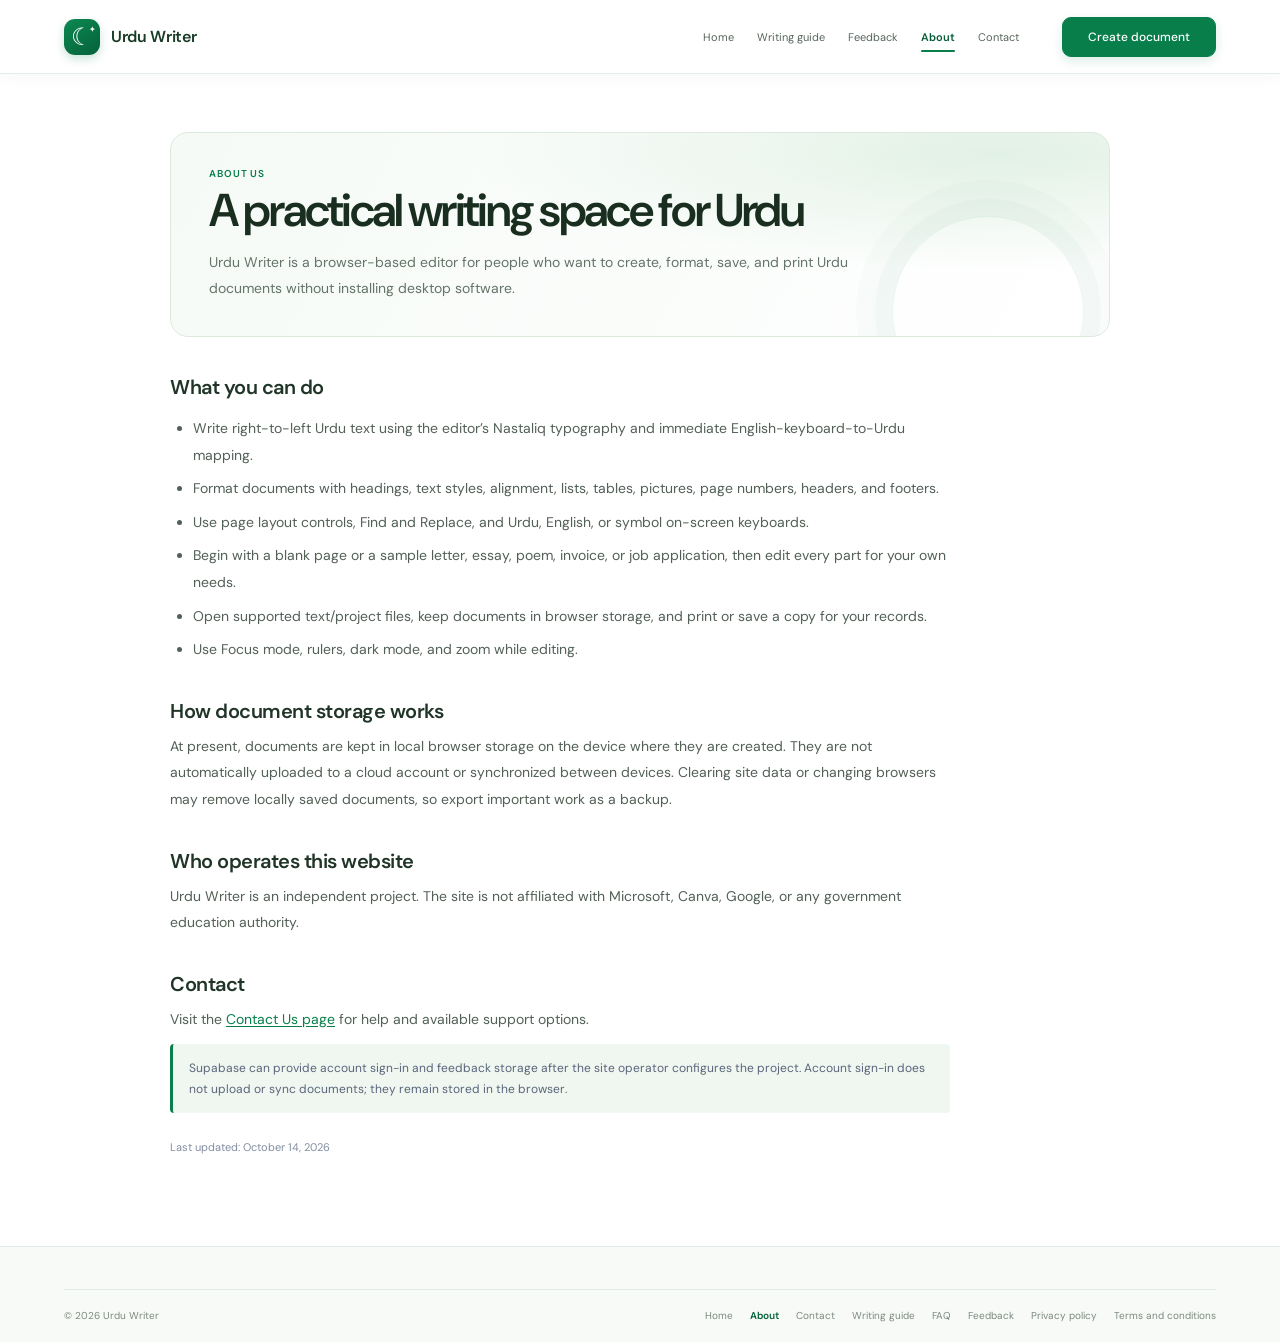
<file: about.html>
<!doctype html>
<html lang="en" dir="ltr">
<head>
  <meta charset="utf-8">
  <meta name="viewport" content="width=device-width, initial-scale=1">
  <meta name="description" content="Learn what Urdu Writer does, how browser-based Urdu documents work, and how to contact the site operator.">
  <meta name="theme-color" content="#ffffff">
  <title>About Us — Urdu Writer</title>
  <link rel="preconnect" href="https://fonts.googleapis.com">
  <link rel="preconnect" href="https://fonts.gstatic.com" crossorigin>
  <link href="https://fonts.googleapis.com/css2?family=DM+Sans:wght@400;500;600;700&family=Noto+Nastaliq+Urdu:wght@400;500;600&family=Noto+Naskh+Arabic:wght@400;500;600;700&display=swap" rel="stylesheet">
  <link rel="stylesheet" href="assets/css/home.css?v=design-20261105-2">
</head>
<body>
  <header class="home-header" dir="ltr">
    <a class="home-brand" href="index.html">Urdu Writer</a>
    <nav class="header-nav" aria-label="Main navigation">
      <a href="index.html">Home</a>
      <a href="urdu-writing-guide.html">Writing guide</a>
      <a href="feedback.html">Feedback</a>
      <a href="about.html" aria-current="page">About</a>
      <a href="contact.html">Contact</a>
    </nav>
    <a class="header-start" href="editor.html?new=1">Create document</a>
  </header>
  <main class="policy-main">
    <header class="policy-header">
      <p class="section-kicker">About Us</p>
      <h1>A practical writing space for Urdu</h1>
      <p>Urdu Writer is a browser-based editor for people who want to create, format, save, and print Urdu documents without installing desktop software.</p>
    </header>
    <article class="policy-content">
      <h2>What you can do</h2>
      <ul>
        <li>Write right-to-left Urdu text using the editor’s Nastaliq typography and immediate English-keyboard-to-Urdu mapping.</li>
        <li>Format documents with headings, text styles, alignment, lists, tables, pictures, page numbers, headers, and footers.</li>
        <li>Use page layout controls, Find and Replace, and Urdu, English, or symbol on-screen keyboards.</li>
        <li>Begin with a blank page or a sample letter, essay, poem, invoice, or job application, then edit every part for your own needs.</li>
        <li>Open supported text/project files, keep documents in browser storage, and print or save a copy for your records.</li>
        <li>Use Focus mode, rulers, dark mode, and zoom while editing.</li>
      </ul>
      <h2>How document storage works</h2>
      <p>At present, documents are kept in local browser storage on the device where they are created. They are not automatically uploaded to a cloud account or synchronized between devices. Clearing site data or changing browsers may remove locally saved documents, so export important work as a backup.</p>
      <h2>Who operates this website</h2>
      <p>Urdu Writer is an independent project. The site is not affiliated with Microsoft, Canva, Google, or any government education authority.</p>
      <h2>Contact</h2>
      <p>Visit the <a href="contact.html">Contact Us page</a> for help and available support options.</p>
      <p class="policy-callout">Supabase can provide account sign-in and feedback storage after the site operator configures the project. Account sign-in does not upload or sync documents; they remain stored in the browser.</p>
      <p class="policy-updated">Last updated: October 14, 2026</p>
    </article>
  </main>
  <footer class="home-footer">
    <div class="footer-bottom"><span>© 2026 Urdu Writer</span><nav class="footer-legal" aria-label="Site information"><a href="index.html">Home</a><a href="about.html" aria-current="page">About</a><a href="contact.html">Contact</a><a href="urdu-writing-guide.html">Writing guide</a><a href="faq.html">FAQ</a><a href="feedback.html">Feedback</a><a href="privacy.html">Privacy policy</a><a href="terms.html">Terms and conditions</a></nav></div>
  </footer>
</body>
</html>
</file>
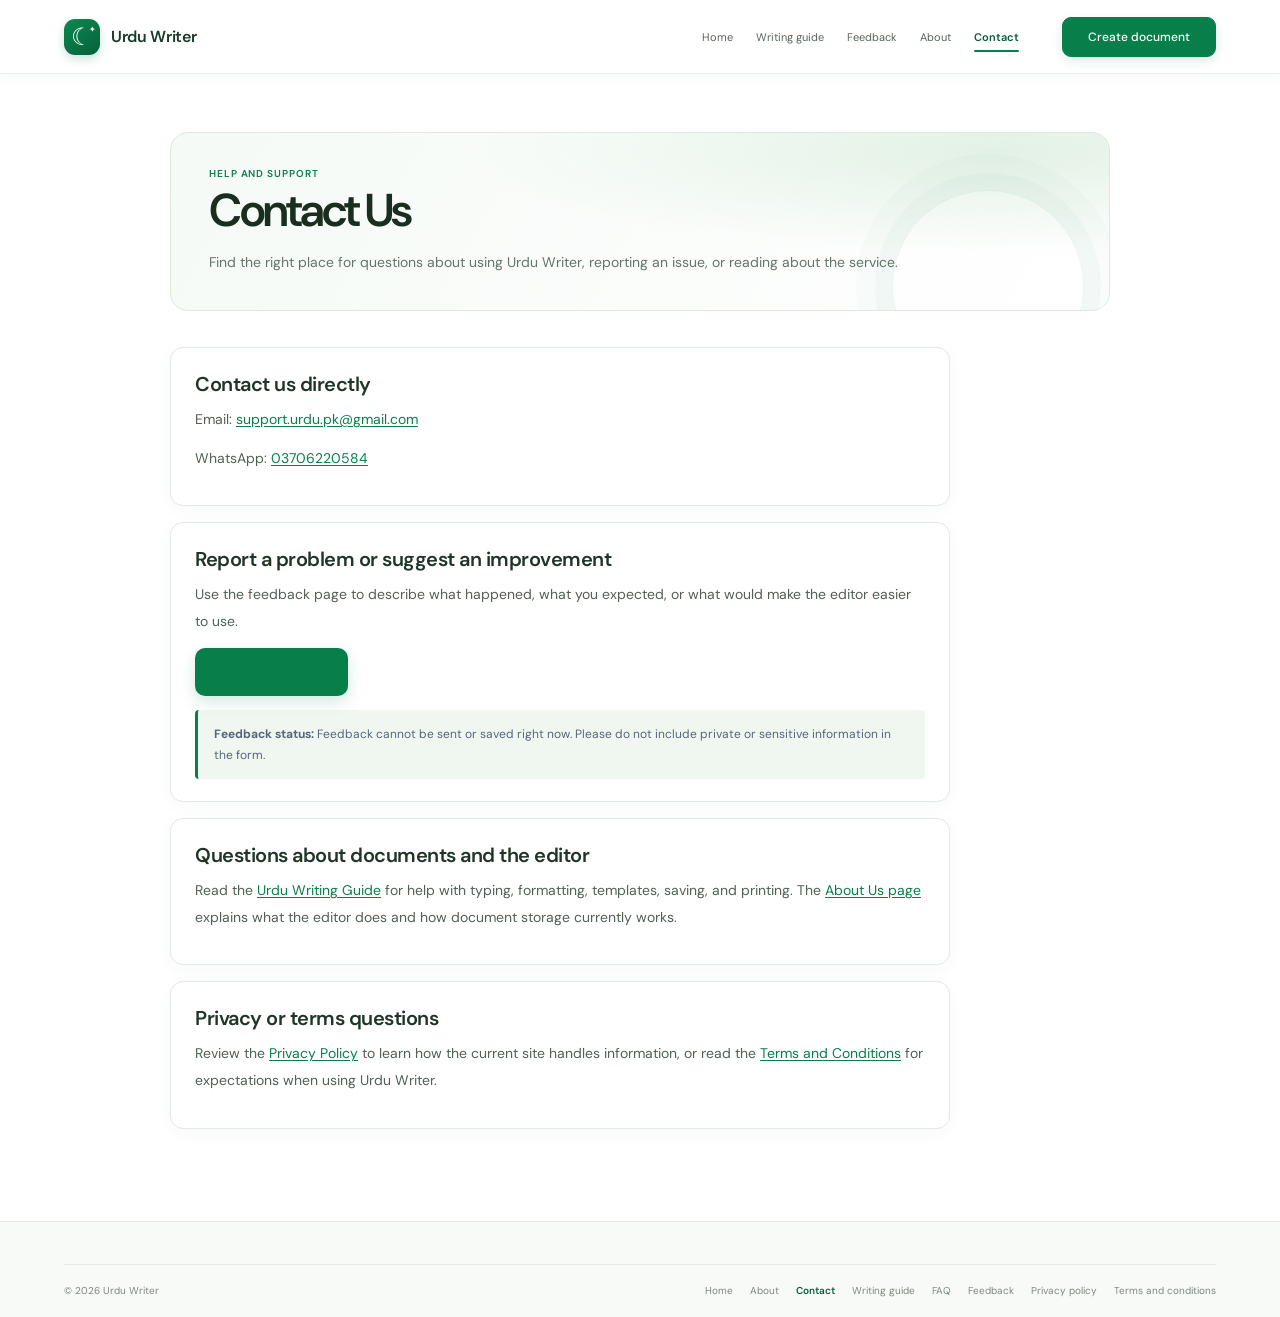
<file: contact.html>
<!doctype html>
<html lang="en" dir="ltr">
<head>
  <meta charset="utf-8">
  <meta name="viewport" content="width=device-width, initial-scale=1">
  <meta name="description" content="Find help and support information for Urdu Writer, including feedback, privacy, and service questions.">
  <meta name="theme-color" content="#ffffff">
  <title>Contact Us — Urdu Writer</title>
  <link rel="preconnect" href="https://fonts.googleapis.com">
  <link rel="preconnect" href="https://fonts.gstatic.com" crossorigin>
  <link href="https://fonts.googleapis.com/css2?family=DM+Sans:wght@400;500;600;700&family=Noto+Nastaliq+Urdu:wght@400;500;600&family=Noto+Naskh+Arabic:wght@400;500;600;700&display=swap" rel="stylesheet">
  <link rel="stylesheet" href="assets/css/home.css?v=design-20261105-2">
</head>
<body>
  <header class="home-header" dir="ltr">
    <a class="home-brand" href="index.html">Urdu Writer</a>
    <nav class="header-nav" aria-label="Main navigation">
      <a href="index.html">Home</a>
      <a href="urdu-writing-guide.html">Writing guide</a>
      <a href="feedback.html">Feedback</a>
      <a href="about.html">About</a>
      <a href="contact.html" aria-current="page">Contact</a>
    </nav>
    <a class="header-start" href="editor.html?new=1">Create document</a>
  </header>
  <main class="policy-main">
    <header class="policy-header">
      <p class="section-kicker">Help and support</p>
      <h1>Contact Us</h1>
      <p>Find the right place for questions about using Urdu Writer, reporting an issue, or reading about the service.</p>
    </header>
    <article class="policy-content">
      <section class="contact-option">
        <h2>Contact us directly</h2>
        <p>Email: <a href="mailto:support.urdu.pk@gmail.com">support.urdu.pk@gmail.com</a></p>
        <p>WhatsApp: <a href="https://wa.me/923706220584" target="_blank" rel="noopener noreferrer">03706220584</a></p>
      </section>
      <section class="contact-option">
        <h2>Report a problem or suggest an improvement</h2>
        <p>Use the feedback page to describe what happened, what you expected, or what would make the editor easier to use.</p>
        <a class="create-button" href="feedback.html">Go to Feedback <span aria-hidden="true">↗</span></a>
        <p class="policy-callout"><strong>Feedback status:</strong> Feedback cannot be sent or saved right now. Please do not include private or sensitive information in the form.</p>
      </section>
      <section class="contact-option">
        <h2>Questions about documents and the editor</h2>
        <p>Read the <a href="urdu-writing-guide.html">Urdu Writing Guide</a> for help with typing, formatting, templates, saving, and printing. The <a href="about.html">About Us page</a> explains what the editor does and how document storage currently works.</p>
      </section>
      <section class="contact-option">
        <h2>Privacy or terms questions</h2>
        <p>Review the <a href="privacy.html">Privacy Policy</a> to learn how the current site handles information, or read the <a href="terms.html">Terms and Conditions</a> for expectations when using Urdu Writer.</p>
      </section>
    </article>
  </main>
  <footer class="home-footer">
    <div class="footer-bottom"><span>© 2026 Urdu Writer</span><nav class="footer-legal" aria-label="Site information"><a href="index.html">Home</a><a href="about.html">About</a><a href="contact.html" aria-current="page">Contact</a><a href="urdu-writing-guide.html">Writing guide</a><a href="faq.html">FAQ</a><a href="feedback.html">Feedback</a><a href="privacy.html">Privacy policy</a><a href="terms.html">Terms and conditions</a></nav></div>
  </footer>
</body>
</html>
</file>
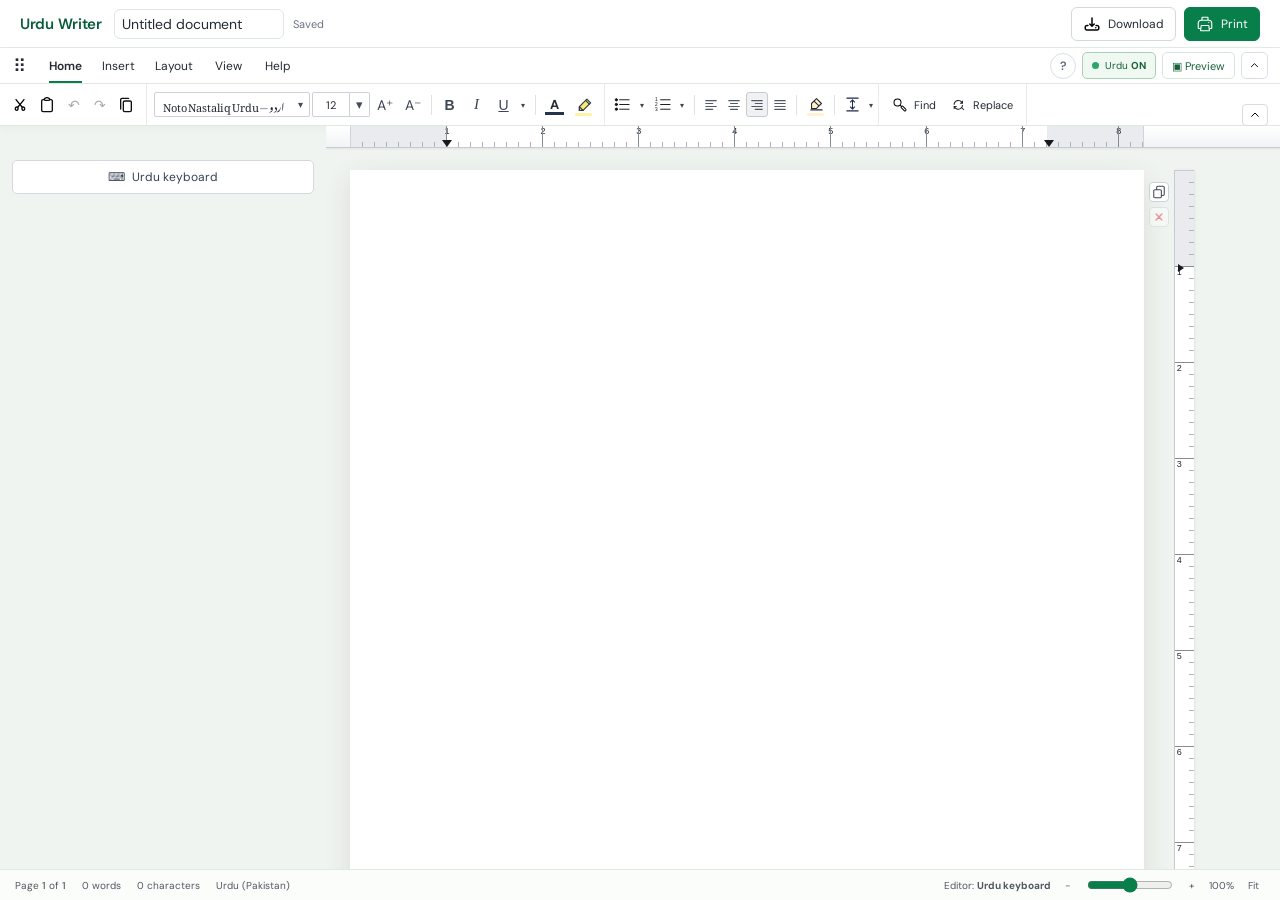
<file: editor.html>
<!doctype html>
<html lang="en" dir="ltr">
<head>
  <meta charset="utf-8">
  <meta name="viewport" content="width=device-width, initial-scale=1">
  <meta name="description" content="Write and format Urdu documents online with right-to-left support and Nastaliq fonts.">
  <meta name="theme-color" content="#ffffff">
  <title>Urdu Writer — Online Urdu Editor</title>
  <link rel="preconnect" href="https://fonts.googleapis.com">
  <link rel="preconnect" href="https://fonts.gstatic.com" crossorigin>
  <link href="https://fonts.googleapis.com/css2?family=Alexandria:wght@400;500;600;700&family=Almarai:wght@400;700;800&family=Aref+Ruqaa:wght@400;700&family=Amiri:wght@400;700&family=Cairo:wght@400;500;600;700&family=Changa:wght@400;500;600;700&family=DM+Sans:wght@400;500;600;700&family=El+Messiri:wght@400;500;600;700&family=Gulzar&family=Harmattan:wght@400;500;600;700&family=IBM+Plex+Sans+Arabic:wght@400;500;600;700&family=Lateef:wght@400;500;600;700&family=Lemonada:wght@400;500;600;700&family=Markazi+Text:wght@400;500;600;700&family=Mada:wght@400;500;600;700&family=Mirza:wght@400;500;600;700&family=Noto+Kufi+Arabic:wght@400;500;600;700&family=Noto+Naskh+Arabic:wght@400;500;600;700&family=Noto+Nastaliq+Urdu:wght@400;500;600&family=Noto+Sans+Arabic:wght@400;500;600;700&family=Noto+Serif+Arabic:wght@400;500;600;700&family=Rakkas&family=Readex+Pro:wght@400;500;600;700&family=Reem+Kufi:wght@400;500;600;700&family=Rubik:wght@400;500;600;700&family=Scheherazade+New:wght@400;500;600;700&family=Tajawal:wght@400;500;600;700&display=swap" rel="stylesheet">
  <link rel="stylesheet" href="assets/css/editor.css?v=mobile-editor-20261105-9">
  <script src="assets/js/urdu-keyboard.js" defer></script>
  <script src="assets/js/WordStyleHistoryManager.js" defer></script>
  <script src="assets/js/WordShapesEngine.js" defer></script>
  <script src="assets/js/editor.js?v=editor-20261105-8" defer></script>
</head>
<body class="home-ribbon-active">
  <header class="app-header" dir="ltr">
    <a class="editor-brand" href="index.html" aria-label="Urdu Writer home">Urdu Writer</a>
    <div class="title-area">
      <label class="sr-only" for="document-name">Document name</label>
      <input id="document-name" class="document-name" value="Untitled document" maxlength="80" autocomplete="off">
      <span class="save-status" id="save-status" role="status" title="Saved on this device">Saved</span>
    </div>
    <div class="header-actions">
      <button class="header-button download-action" id="download-button" type="button" aria-label="Open document download options" aria-expanded="false" aria-controls="download-panel">
        <img src="assets/Media/download-svgrepo-com.svg" alt=""><span>Download</span>
      </button>
      <button class="header-button print-action" id="print-button" type="button">
        <img src="assets/Media/printing-page-svgrepo-com.svg" alt=""><span>Print</span>
      </button>
    </div>
  </header>
  <section id="download-panel" class="download-panel" role="region" aria-label="Download document" aria-hidden="true" inert>
    <header class="download-panel-header"><span aria-hidden="true">‹</span><strong>Download</strong></header>
    <div class="download-panel-content">
      <label class="download-field-label" for="export-format">File type</label>
      <select id="export-format" class="export-format">
        <option value="pdf">PDF</option>
        <option value="png">PNG image</option>
      </select>
      <p id="pdf-export-help" class="pdf-export-help">PDF downloads are image-based.</p>
      <fieldset class="export-preset">
        <legend>Presets</legend>
        <div class="export-preset-options">
          <button type="button" data-export-preset="digital" aria-pressed="true">Digital</button>
          <button type="button" data-export-preset="print" aria-pressed="false">Print</button>
        </div>
      </fieldset>
      <fieldset class="export-page-selection">
        <legend>Select pages</legend>
        <div class="export-page-options">
          <button type="button" data-export-pages="all" aria-pressed="true">All</button>
          <button type="button" data-export-pages="current" aria-pressed="false">This page (1)</button>
          <button type="button" data-export-pages="custom" aria-pressed="false">Custom</button>
        </div>
        <div id="export-custom-pages" class="export-custom-pages" hidden>
          <label for="export-page-numbers">Page numbers</label>
          <input id="export-page-numbers" type="text" inputmode="numeric" placeholder="e.g. 1, 3-4" aria-describedby="export-pages-error">
          <button id="export-select-all-pages" type="button">Select all</button>
          <p id="export-pages-error" class="export-pages-error" aria-live="polite"></p>
          <div id="export-page-thumbnails" class="export-page-thumbnails" aria-label="Choose pages"></div>
        </div>
      </fieldset>
      <details class="export-advanced">
        <summary><span><strong>Advanced Settings</strong><small>Watermark and page options</small></span><span aria-hidden="true">⌄</span></summary>
        <p>The Urdu Writer logo watermark is included in PDF and PNG downloads.</p>
      </details>
    </div>
    <footer class="download-panel-footer">
      <button id="export-download-action" type="button">Download PDF</button>
    </footer>
  </section>
  <input id="open-file-input" type="file" accept=".txt,.json,text/plain,application/json" hidden>

  <nav class="tab-row" aria-label="Document tabs" dir="ltr">
    <button class="app-launcher" type="button" aria-label="All tools">⠿</button>
    <button class="tab-button active" type="button" data-tab="home"><span class="mobile-tab-icon" aria-hidden="true">⌂</span>Home</button>
    <button class="tab-button" type="button" data-tab="insert"><span class="mobile-tab-icon" aria-hidden="true">＋</span>Insert</button>
    <button class="tab-button" type="button" data-tab="layout"><span class="mobile-tab-icon" aria-hidden="true">▤</span>Layout</button>
    <button class="tab-button" type="button" data-tab="view"><span class="mobile-tab-icon" aria-hidden="true">◉</span>View</button>
    <button class="tab-button" type="button" data-tab="help">Help</button>
    <button id="table-layout-tab" class="tab-button" type="button" data-tab="table-layout" hidden>Table Layout</button>
    <button id="shape-format-tab" class="tab-button" type="button" data-tab="shape-format" hidden>Shape Format</button>
    <button id="textbox-format-tab" class="tab-button" type="button" data-tab="textbox-format" hidden>Text Box Format</button>
    <button id="picture-format-tab" class="tab-button" type="button" data-tab="picture-format" hidden>Picture Format</button>
    <span class="tab-spacer"></span>
    <div class="tab-actions">
      <button id="typing-help-button" class="help-button" type="button" title="Keyboard shortcuts" aria-label="Keyboard shortcuts">?</button>
      <button id="typing-toggle" class="typing-toggle active" type="button" aria-label="Toggle Urdu keyboard mapping" aria-pressed="true" title="Toggle Urdu keyboard mapping">
        <span class="typing-indicator" aria-hidden="true"></span><span>Urdu <strong>ON</strong></span>
      </button>
      <button id="focus-toggle" class="header-button focus-action" type="button" aria-haspopup="dialog">▣ <span>Preview</span></button>
      <button id="header-toggle" class="bar-toggle header-toggle" type="button" aria-label="Hide top bar" aria-expanded="true" title="Hide top bar">
        <img src="assets/Media/down-arrow-5-svgrepo-com.svg" alt="">
      </button>
    </div>
  </nav>

  <div class="ribbon-shell home-ribbon">
  <section class="ribbon" aria-label="Editor tools" dir="ltr">
    <div class="ribbon-panel home-panel active" data-panel="home">
      <div class="ribbon-group command-group">
        <button id="cut-button" class="icon-button clipboard-tool" type="button" title="Cut (Ctrl+X)" aria-label="Cut"><img src="assets/Media/cut-svgrepo-com.svg" alt=""></button>
        <button id="paste-button" class="icon-button clipboard-tool" type="button" title="Paste (Ctrl+V)" aria-label="Paste"><img src="assets/Media/paste-svgrepo-com.svg" alt=""></button>
        <button id="undo-button" class="icon-button" type="button" title="Undo (Ctrl+Z)" aria-label="Undo" disabled>↶</button>
        <button id="redo-button" class="icon-button" type="button" title="Redo (Ctrl+Y)" aria-label="Redo" disabled>↷</button>
        <button id="copy-button" class="icon-button clipboard-tool" type="button" title="Copy (Ctrl+C)" aria-label="Copy"><img src="assets/Media/copy-svgrepo-com.svg" alt=""></button>
      </div>
      <div class="ribbon-group format-group">
        <div class="control-row">
          <label class="sr-only" for="font-family">Font family</label>
          <span class="font-family-control">
            <select id="font-family" class="ribbon-select font-select" aria-label="Urdu font">
              <option value="'Noto Nastaliq Urdu', serif">Noto Nastaliq Urdu</option><option value="'Gulzar', serif">Gulzar</option><option value="'Noto Naskh Arabic', serif">Noto Naskh Arabic</option><option value="'Lateef', serif">Lateef</option><option value="'Amiri', serif">Amiri</option><option value="'Markazi Text', serif">Markazi Text</option><option value="'Scheherazade New', serif">Scheherazade New</option><option value="'Harmattan', sans-serif">Harmattan</option><option value="'Noto Sans Arabic', sans-serif">Noto Sans Arabic</option><option value="'Noto Kufi Arabic', sans-serif">Noto Kufi Arabic</option><option value="'Reem Kufi', sans-serif">Reem Kufi</option><option value="'Mada', sans-serif">Mada</option><option value="'Tajawal', sans-serif">Tajawal</option><option value="'Cairo', sans-serif">Cairo</option><option value="'IBM Plex Sans Arabic', sans-serif">IBM Plex Sans Arabic</option><option value="'Changa', sans-serif">Changa</option><option value="'Lemonada', cursive">Lemonada</option><option value="'El Messiri', sans-serif">El Messiri</option><option value="'Mirza', serif">Mirza</option><option value="'Aref Ruqaa', serif">Aref Ruqaa</option><option value="'Alexandria', sans-serif">Alexandria</option><option value="'Almarai', sans-serif">Almarai</option><option value="'Noto Serif Arabic', serif">Noto Serif Arabic</option><option value="'Rakkas', serif">Rakkas</option><option value="'Readex Pro', sans-serif">Readex Pro</option><option value="'Rubik', sans-serif">Rubik</option>
            </select>
            <span id="font-family-preview" class="font-family-preview" aria-hidden="true"></span>
          </span>
          <label class="sr-only" for="font-size">Font size</label>
          <span class="font-size-control">
            <input id="font-size" class="ribbon-select size-input" type="text" inputmode="numeric" value="12" aria-label="Font size in pixels" autocomplete="off">
            <button id="font-size-toggle" class="font-size-toggle" type="button" aria-label="Show font sizes" aria-expanded="false">▾</button>
            <div id="font-size-menu" class="font-size-menu" role="listbox" aria-label="Choose font size" hidden>
              <button type="button" role="option" data-font-size="8">8</button><button type="button" role="option" data-font-size="9">9</button><button type="button" role="option" data-font-size="10">10</button><button type="button" role="option" data-font-size="11">11</button><button type="button" role="option" data-font-size="12">12</button><button type="button" role="option" data-font-size="14">14</button><button type="button" role="option" data-font-size="16">16</button><button type="button" role="option" data-font-size="18">18</button><button type="button" role="option" data-font-size="20">20</button><button type="button" role="option" data-font-size="22">22</button><button type="button" role="option" data-font-size="24">24</button><button type="button" role="option" data-font-size="26">26</button><button type="button" role="option" data-font-size="28">28</button><button type="button" role="option" data-font-size="36">36</button><button type="button" role="option" data-font-size="48">48</button><button type="button" role="option" data-font-size="72">72</button>
            </div>
          </span>
          <button class="icon-button" type="button" title="Increase font size" aria-label="Increase font size" data-size-step="1">A⁺</button><button class="icon-button" type="button" title="Decrease font size" aria-label="Decrease font size" data-size-step="-1">A⁻</button>
          <span class="ribbon-divider"></span>
          <button class="icon-button text-tool" type="button" data-command="bold" title="Bold" aria-label="Bold" aria-pressed="false"><strong>B</strong></button><button class="icon-button text-tool italic-tool" type="button" data-command="italic" title="Italic" aria-label="Italic" aria-pressed="false"><em>I</em></button><span class="split-tool underline-split-tool"><button class="icon-button text-tool underline-main" type="button" data-command="underline" title="Underline" aria-label="Underline" aria-pressed="false"><u>U</u></button><button class="icon-button split-arrow underline-arrow" type="button" data-list-menu="underline" aria-label="Underline options" aria-expanded="false" aria-controls="underline-menu">▾</button></span>
          <span class="ribbon-divider"></span>
          <div class="color-picker" data-color-picker="text">
            <button class="color-tool text-color-tool" type="button" aria-label="Text color" title="Text color">A<span></span></button>
            <div class="color-palette" role="group" aria-label="Text color palette"><label class="more-colors">More colors<input id="text-color" type="color" value="#26334a" aria-label="More text colors"></label></div>
          </div>
          <div class="color-picker" data-color-picker="highlight">
            <button class="color-tool highlight-tool" type="button" aria-label="Text highlight color" title="Text highlight color"><svg viewBox="0 0 24 24" aria-hidden="true"><path class="highlighter-body" d="m4.5 15.5 10-10 5 5-10 10h-5z"/><path d="m12.8 7.2 5 5M4.5 15.5 9.5 20.5M4.5 15.5v5h5"/></svg><span></span></button>
            <div class="color-palette" role="group" aria-label="Highlight color palette"><label class="more-colors">More colors<input id="highlight-color" type="color" value="#fff1a8" aria-label="More highlight colors"></label></div>
          </div>
        </div>
      </div>
      <div class="ribbon-group paragraph-group">
        <div class="paragraph-toolbar">
          <div class="list-tools">
            <span class="split-tool">
              <button class="icon-button list-main" type="button" data-command="insertUnorderedList" title="Bullets" aria-label="Bullets"><svg class="list-tool-icon bullet-tool-icon" viewBox="0 0 18 18" aria-hidden="true"><circle cx="2.5" cy="4" r="1.2"/><circle cx="2.5" cy="9" r="1.2"/><circle cx="2.5" cy="14" r="1.2"/><path d="M6 4h10M6 9h10M6 14h10"/></svg></button><button class="icon-button split-arrow" type="button" data-list-menu="bullets" aria-label="Bullet library" aria-expanded="false">▾</button>
            </span>
            <span class="split-tool">
              <button class="icon-button list-main" type="button" data-command="insertOrderedList" title="Numbering" aria-label="Numbering"><svg class="list-tool-icon number-tool-icon" viewBox="0 0 18 18" aria-hidden="true"><text x="1" y="5.5">1</text><text x="1" y="10.5">2</text><text x="1" y="15.5">3</text><path d="M7 4h10M7 9h10M7 14h10"/></svg></button><button class="icon-button split-arrow" type="button" data-list-menu="numbering" aria-label="Numbering library" aria-expanded="false">▾</button>
            </span>
          </div>
          <span class="ribbon-divider"></span>
          <div class="alignment-tools" role="group" aria-label="Paragraph alignment">
            <button class="icon-button alignment-button" type="button" data-paragraph-align="left" aria-label="Align left" title="Align left"><svg class="align-glyph" viewBox="0 0 16 16" aria-hidden="true"><path d="M2 3h12M2 6.3h8M2 9.7h12M2 13h8"/></svg></button>
            <button class="icon-button alignment-button" type="button" data-paragraph-align="center" aria-label="Center" title="Center"><svg class="align-glyph" viewBox="0 0 16 16" aria-hidden="true"><path d="M2 3h12M4 6.3h8M2 9.7h12M4 13h8"/></svg></button>
            <button class="icon-button alignment-button active" type="button" data-paragraph-align="right" aria-label="Align right" title="Align right"><svg class="align-glyph" viewBox="0 0 16 16" aria-hidden="true"><path d="M2 3h12M6 6.3h8M2 9.7h12M6 13h8"/></svg></button>
            <button class="icon-button alignment-button" type="button" data-paragraph-align="justify" aria-label="Justify" title="Justify"><svg class="align-glyph" viewBox="0 0 16 16" aria-hidden="true"><path d="M2 3h12M2 6.3h12M2 9.7h12M2 13h12"/></svg></button>
          </div>
          <span class="ribbon-divider"></span>
          <div class="color-picker" data-color-picker="shading">
            <button class="color-tool shading-tool" type="button" aria-label="Paragraph shading" title="Paragraph shading"><svg viewBox="0 0 24 24" aria-hidden="true"><path d="m5 12 7-7 7 7-7 7H5zM8.5 8.5l7 7M4 21h16"/></svg><span></span></button>
            <div class="color-palette" role="group" aria-label="Paragraph shading color palette"><label class="more-colors">More colors<input id="paragraph-shading-color" type="color" value="#fff2cc" aria-label="More paragraph shading colors"></label></div>
          </div>
          <span class="ribbon-divider"></span>
          <span class="split-tool spacing-tool">
            <button class="icon-button paragraph-tool-main" type="button" data-spacing-step="1" title="Cycle line spacing" aria-label="Cycle line spacing"><img class="paragraph-tool-icon" src="assets/Media/paragraph-spacing-svgrepo-com.svg" alt=""></button><button class="icon-button split-arrow" type="button" data-list-menu="spacing" aria-label="Line spacing options" aria-expanded="false">▾</button>
          </span>
          <label class="line-spacing" hidden><select id="line-spacing" aria-label="Line spacing"><option value="1">1.0</option><option value="1.15" selected>1.15</option><option value="1.5">1.5</option><option value="1.7">1.7</option><option value="2">2.0</option><option value="2.5">2.5</option><option value="3">3.0</option></select></label>
        </div>
        <div class="paragraph-menu" id="bullet-menu" role="dialog" aria-label="Bullet Library" hidden>
          <strong>Bullet Library</strong>
          <div class="bullet-options">
            <button type="button" data-list-kind="bullet" data-list-value="•">•</button><button type="button" data-list-kind="bullet" data-list-value="○">○</button><button type="button" data-list-kind="bullet" data-list-value="▪">▪</button><button type="button" data-list-kind="bullet" data-list-value="▫">▫</button><button type="button" data-list-kind="bullet" data-list-value="★">★</button><button type="button" data-list-kind="bullet" data-list-value="➜">➜</button>
            <button type="button" data-list-kind="bullet" data-list-value="+">＋</button><button type="button" data-list-kind="bullet" data-list-value="−">−</button><button type="button" data-list-kind="bullet" data-list-value="♦">♦</button><button type="button" data-list-kind="bullet" data-list-value="♢">♢</button><button type="button" data-list-kind="bullet" data-list-value="❖">❖</button><button type="button" data-list-kind="bullet" data-list-value="➤">➤</button>
            <button type="button" data-list-kind="bullet" data-list-value="☻">☻</button><button type="button" data-list-kind="bullet" data-list-value="☹">☹</button><button type="button" data-list-kind="bullet" data-list-value="✓">✓</button><button type="button" data-list-kind="bullet" data-list-value="✗">✗</button><button type="button" data-list-kind="bullet" data-list-value="□">□</button>
          </div>
        </div>
        <div class="paragraph-menu numbering-menu" id="numbering-menu" role="dialog" aria-label="Numbering Library" hidden>
          <strong>Numbering Library</strong>
          <div class="numbering-options">
            <button type="button" data-list-kind="number" data-list-value="upper-roman"><span>I.<br>II.<br>III.</span><i></i></button><button type="button" data-list-kind="number" data-list-value="upper-alpha"><span>A.<br>B.<br>C.</span><i></i></button><button type="button" data-list-kind="number" data-list-value="decimal"><span>1.<br>2.<br>3.</span><i></i></button><button type="button" data-list-kind="number" data-list-value="lower-alpha"><span>a.<br>b.<br>c.</span><i></i></button><button type="button" data-list-kind="number" data-list-value="lower-roman"><span>i.<br>ii.<br>iii.</span><i></i></button>
            <button type="button" data-list-kind="number" data-list-value="upper-roman-paren"><span>I)<br>II)<br>III)</span><i></i></button><button type="button" data-list-kind="number" data-list-value="upper-alpha-paren"><span>A)<br>B)<br>C)</span><i></i></button><button type="button" data-list-kind="number" data-list-value="decimal-paren"><span>1)<br>2)<br>3)</span><i></i></button><button type="button" data-list-kind="number" data-list-value="lower-alpha-paren"><span>a)<br>b)<br>c)</span><i></i></button><button type="button" data-list-kind="number" data-list-value="lower-roman-paren"><span>i)<br>ii)<br>iii)</span><i></i></button>
            <button type="button" data-list-kind="number" data-list-value="upper-roman-bracket"><span>(I)<br>(II)<br>(III)</span><i></i></button><button type="button" data-list-kind="number" data-list-value="upper-alpha-bracket"><span>(A)<br>(B)<br>(C)</span><i></i></button><button type="button" data-list-kind="number" data-list-value="decimal-bracket"><span>(1)<br>(2)<br>(3)</span><i></i></button><button type="button" data-list-kind="number" data-list-value="lower-alpha-bracket"><span>(a)<br>(b)<br>(c)</span><i></i></button><button type="button" data-list-kind="number" data-list-value="lower-roman-bracket"><span>(i)<br>(ii)<br>(iii)</span><i></i></button>
          </div>
        </div>
        <div class="paragraph-menu spacing-menu" id="spacing-menu" role="listbox" aria-label="Line spacing options" hidden>
          <strong>Line Spacing</strong>
          <button type="button" data-line-spacing="1">1.0</button><button type="button" data-line-spacing="1.15">1.15</button><button type="button" data-line-spacing="1.5">1.5</button><button type="button" data-line-spacing="1.7">1.7</button><button type="button" data-line-spacing="2">2.0</button><button type="button" data-line-spacing="2.5">2.5</button><button type="button" data-line-spacing="3">3.0</button>
          <div class="menu-separator"></div>
          <label class="custom-line-spacing">Custom <input id="custom-line-spacing" type="number" min="0.5" max="10" step="0.1" value="1.7" aria-label="Custom line spacing"></label>
          <button type="button" id="apply-custom-line-spacing">Apply custom spacing</button>
          <div class="menu-separator"></div>
          <button type="button" data-paragraph-space="before">↕ <span>Add Space Before Paragraph</span></button>
          <button type="button" data-paragraph-space="after">↕ <span>Remove Space After Paragraph</span></button>
        </div>
        <div class="paragraph-menu underline-menu" id="underline-menu" role="group" aria-label="Underline options" hidden>
          <strong>Underline style</strong>
          <div class="underline-options">
            <button type="button" data-underline-style="solid" aria-label="Single underline"><span class="underline-preview">Single</span><i></i></button>
            <button type="button" data-underline-style="double" aria-label="Double underline"><span class="underline-preview underline-double">Double</span><i></i></button>
            <button type="button" data-underline-style="dotted" aria-label="Dotted underline"><span class="underline-preview underline-dotted">Dotted</span><i></i></button>
            <button type="button" data-underline-style="dashed" aria-label="Dashed underline"><span class="underline-preview underline-dashed">Dashed</span><i></i></button>
            <button type="button" data-underline-style="wavy" aria-label="Wavy underline"><span class="underline-preview underline-wavy">Wavy</span><i></i></button>
            <button type="button" data-underline-style="none" aria-label="Remove underline">None</button>
          </div>
          <div class="underline-color-option"><span>Underline Color</span><div class="color-picker" data-color-picker="underline"><button class="color-tool underline-color-tool" type="button" aria-label="Underline color" title="Underline color"><span></span></button><div class="color-palette" role="group" aria-label="Underline color palette"><label class="more-colors">More colors<input id="underline-color" type="color" value="#26334a" aria-label="More underline colors"></label></div></div></div>
        </div>
      </div>
      <div class="ribbon-group editing-group"><button class="ribbon-action" id="find-button" type="button"><img src="assets/Media/find-search-secure-svgrepo-com.svg" alt=""><span>Find</span></button><button class="ribbon-action" id="replace-button" type="button"><img src="assets/Media/search-and-replace-svgrepo-com.svg" alt=""><span>Replace</span></button><span class="group-caption">Editing</span></div>
      <div class="ribbon-group arrange-group" aria-label="Selection and arrange" hidden>
        <button class="ribbon-action" id="select-objects-toggle" type="button" aria-pressed="false" title="Select text, tables, and pictures as objects"><img src="assets/Media/select-svgrepo-com.svg" alt=""><span>Select objects</span></button>
        <button class="ribbon-action" id="bring-forward" type="button" disabled title="Bring selected object forward"><img src="assets/Media/bring-forward-svgrepo-com.svg" alt=""><span>Bring forward</span></button>
        <button class="ribbon-action" id="send-backward" type="button" disabled title="Send selected object backward"><img class="send-backward-icon" src="assets/Media/bring-forward-svgrepo-com.svg" alt=""><span>Send backward</span></button>
        <span class="group-caption">Arrange</span>
      </div>
    </div>

    <div class="ribbon-panel" data-panel="insert">
      <div class="ribbon-group insert-group insert-ribbon-group insert-menu-group">
        <button class="insert-action" id="table-button" type="button" aria-expanded="false" aria-controls="table-menu"><img src="assets/Media/table-alt-svgrepo-com.svg" alt=""><span>Table</span></button>
        <div id="table-menu" class="insert-menu table-menu" role="dialog" aria-label="Insert Table" hidden>
          <strong id="table-picker-label" aria-live="polite">Insert Table</strong>
          <div id="table-picker-grid" class="table-picker-grid" role="grid" aria-label="Choose table size"></div>
          <div class="table-picker-footer">
            <button id="table-custom-toggle" type="button" aria-expanded="false" aria-controls="table-create-fields">▦ <span>Choose row and column</span></button>
          </div>
          <div id="table-create-fields" class="table-create-fields" hidden>
            <label>Rows <input id="table-create-rows" type="number" min="1" max="20" value="5"></label>
            <label>Columns <input id="table-create-columns" type="number" min="1" max="20" value="5"></label>
            <label>Cell width <input id="table-create-width" type="number" min="40" max="240" step="5" value="125"> px</label>
            <label>Cell height <input id="table-create-height" type="number" min="20" max="120" step="2" value="20"> px</label>
            <button id="table-create-button" class="table-create-button" type="button">Insert table</button>
          </div>
        </div>
      </div>
      <div class="ribbon-group insert-group insert-ribbon-group">
        <button class="insert-action" id="image-button" type="button"><img src="assets/Media/picture-svgrepo-com.svg" alt=""><span>Picture</span></button>
        <input id="image-input" type="file" accept="image/png,image/jpeg,image/gif,image/webp" hidden>
      </div>
      <div class="ribbon-group insert-group insert-ribbon-group insert-menu-group">
        <button class="insert-action" id="shapes-button" type="button" aria-expanded="false" aria-controls="shapes-menu"><img src="assets/Media/shaps.png" alt=""><span>Shapes</span></button>
        <div id="shapes-menu" class="insert-menu shapes-menu" role="dialog" aria-label="Insert shapes" hidden>
          <div id="shape-library"></div>
        </div>
      </div>
      <div class="ribbon-group insert-group insert-ribbon-group">
        <button class="insert-action" id="text-box-button" type="button"><img src="assets/Media/textbox-svgrepo-com.svg" alt=""><span>Text Box</span></button>
      </div>
      <div class="ribbon-group insert-group insert-ribbon-group">
        <button class="insert-action" id="watermark-button" type="button"><img src="assets/Media/watermark.jpg" alt=""><span>Watermark</span></button>
      </div>
      <div class="ribbon-group insert-group insert-ribbon-group insert-menu-group">
        <button class="insert-action" id="page-number-button" type="button" aria-expanded="false" aria-controls="page-number-menu"><img src="assets/Media/page-number-svgrepo-com.svg" alt=""><span>Page Number</span></button>
        <div id="page-number-menu" class="insert-menu page-number-menu" role="dialog" aria-label="Insert Page Number" hidden>
          <strong>Add to Header or Footer</strong>
          <div class="page-number-presets">
            <button type="button" data-page-number-location="header-left">1<span>Header left</span></button>
            <button type="button" data-page-number-location="header-center">1<span>Header center</span></button>
            <button type="button" data-page-number-location="header-right">1<span>Header right</span></button>
            <button type="button" data-page-number-location="footer-left">1<span>Footer left</span></button>
            <button type="button" data-page-number-location="footer-center">1<span>Footer center</span></button>
            <button type="button" data-page-number-location="footer-right">1<span>Footer right</span></button>
          </div>
          <label class="page-number-style-label" for="page-number-style">Number style
            <select id="page-number-style">
              <option value="decimal">1, 2, 3</option>
              <option value="upper-roman">I, II, III</option>
              <option value="lower-roman">i, ii, iii</option>
              <option value="upper-alpha">A, B, C</option>
              <option value="lower-alpha">a, b, c</option>
            </select>
          </label>
          <button class="insert-menu-link" id="remove-page-numbers" type="button">Remove Page Numbers</button>
        </div>
        <button class="insert-action" id="header-insert-button" type="button" title="Header templates" aria-haspopup="dialog" aria-expanded="false" aria-controls="header-template-menu"><img src="assets/Media/header-svgrepo-com.svg" alt=""><span>Header</span></button>
        <button class="insert-action footer-insert-action" id="footer-insert-button" type="button" title="Footer templates" aria-haspopup="dialog" aria-expanded="false" aria-controls="footer-template-menu"><img src="assets/Media/header-svgrepo-com.svg" alt=""><span>Footer</span></button>
        <div id="header-template-menu" class="insert-menu document-region-menu" role="dialog" aria-label="Header templates" data-document-region="header" hidden>
          <strong>Built-in headers</strong>
          <div class="document-region-templates">
            <button type="button" class="document-region-template" data-document-template="blank"><span class="document-region-preview"><i>Type here</i></span><span>Blank</span></button>
            <button type="button" class="document-region-template" data-document-template="three-columns"><span class="document-region-preview three-columns"><i>Text</i><i>Text</i><i>Text</i></span><span>Blank (Three Columns)</span></button>
            <button type="button" class="document-region-template" data-document-template="austin"><span class="document-region-preview austin"><i>Document title</i></span><span>Austin</span></button>
            <button type="button" class="document-region-template" data-document-template="banded"><span class="document-region-preview banded"><i>Document title</i></span><span>Banded</span></button>
          </div>
          <button type="button" class="insert-menu-link" data-document-region-action="edit">Edit Header</button>
          <button type="button" class="insert-menu-link" data-document-region-action="remove">Remove Header</button>
        </div>
        <div id="footer-template-menu" class="insert-menu document-region-menu" role="dialog" aria-label="Footer templates" data-document-region="footer" hidden>
          <strong>Built-in footers</strong>
          <div class="document-region-templates">
            <button type="button" class="document-region-template" data-document-template="blank"><span class="document-region-preview"><i>Type here</i></span><span>Blank</span></button>
            <button type="button" class="document-region-template" data-document-template="three-columns"><span class="document-region-preview three-columns"><i>Text</i><i>Text</i><i>Text</i></span><span>Blank (Three Columns)</span></button>
            <button type="button" class="document-region-template" data-document-template="austin"><span class="document-region-preview footer-austin"><i>Pg. 1</i></span><span>Austin</span></button>
            <button type="button" class="document-region-template" data-document-template="banded"><span class="document-region-preview footer-banded"><i>1</i></span><span>Banded</span></button>
          </div>
          <button type="button" class="insert-menu-link" data-document-region-action="edit">Edit Footer</button>
          <button type="button" class="insert-menu-link" data-document-region-action="remove">Remove Footer</button>
        </div>
      </div>
      <div class="ribbon-group insert-group insert-ribbon-group insert-menu-group">
        <button class="insert-action" id="emoji-button" type="button" aria-expanded="false" aria-controls="emoji-menu"><img src="assets/Media/emoji-funny-circle-svgrepo-com.svg" alt=""><span>Emoji</span></button>
        <div id="emoji-menu" class="insert-menu emoji-menu" role="dialog" aria-label="Emoji" hidden>
          <div class="emoji-grid" role="group" aria-label="Common emojis">
            <button type="button" data-emoji="😀">😀</button><button type="button" data-emoji="😁">😁</button><button type="button" data-emoji="😂">😂</button><button type="button" data-emoji="🤣">🤣</button><button type="button" data-emoji="😃">😃</button>
            <button type="button" data-emoji="😄">😄</button><button type="button" data-emoji="😅">😅</button><button type="button" data-emoji="😆">😆</button><button type="button" data-emoji="😉">😉</button><button type="button" data-emoji="😊">😊</button>
            <button type="button" data-emoji="🙂">🙂</button><button type="button" data-emoji="😍">😍</button><button type="button" data-emoji="😘">😘</button><button type="button" data-emoji="😎">😎</button><button type="button" data-emoji="🤔">🤔</button>
            <button type="button" data-emoji="😢">😢</button><button type="button" data-emoji="😭">😭</button><button type="button" data-emoji="😡">😡</button><button type="button" data-emoji="👍">👍</button><button type="button" data-emoji="👏">👏</button>
            <button type="button" data-emoji="🙏">🙏</button><button type="button" data-emoji="❤️">❤️</button><button type="button" data-emoji="🎉">🎉</button><button type="button" data-emoji="⭐">⭐</button><button type="button" data-emoji="✅">✅</button>
          </div>
        </div>
      </div>
    </div>

    <div class="ribbon-panel" data-panel="layout">
      <div class="ribbon-group layout-group layout-page-setup">
        <button class="layout-action layout-menu-trigger" id="margins-button" type="button" aria-expanded="false" aria-controls="margins-menu"><img class="layout-glyph" src="assets/Media/margin-page-border-svgrepo-com.svg" alt=""><span>Margins</span></button>
        <div class="layout-menu" id="margins-menu" role="menu" aria-label="Page margins" hidden>
          <strong>Page margins</strong>
          <button type="button" data-margin-preset="normal">
            <span class="margin-preset-icon" aria-hidden="true"></span>
            <span class="margin-preset-copy"><strong>Normal</strong><small>Top: 1″ &nbsp; Bottom: 1″<br>Left: 1″ &nbsp; Right: 1″</small></span>
          </button>
          <button type="button" data-margin-preset="narrow">
            <span class="margin-preset-icon" aria-hidden="true"></span>
            <span class="margin-preset-copy"><strong>Narrow</strong><small>Top: 0.5″ &nbsp; Bottom: 0.5″<br>Left: 0.5″ &nbsp; Right: 0.5″</small></span>
          </button>
          <button type="button" data-margin-preset="moderate">
            <span class="margin-preset-icon" aria-hidden="true"></span>
            <span class="margin-preset-copy"><strong>Moderate</strong><small>Top: 1″ &nbsp; Bottom: 1″<br>Left: 0.75″ &nbsp; Right: 0.75″</small></span>
          </button>
          <button type="button" data-margin-preset="wide">
            <span class="margin-preset-icon" aria-hidden="true"></span>
            <span class="margin-preset-copy"><strong>Wide</strong><small>Top: 1″ &nbsp; Bottom: 1″<br>Left: 2″ &nbsp; Right: 2″</small></span>
          </button>
          <button type="button" data-margin-preset="office">
            <span class="margin-preset-icon" aria-hidden="true"></span>
            <span class="margin-preset-copy"><strong>Office 2003 Default</strong><small>Top: 1″ &nbsp; Bottom: 1″<br>Left: 1.25″ &nbsp; Right: 1.25″</small></span>
          </button>
          <button type="button" id="custom-margins-button" class="margin-custom-action" aria-haspopup="dialog">
            <span class="margin-preset-icon margin-custom-icon" aria-hidden="true"><span>+</span></span>
            <span class="margin-preset-copy"><strong>Custom Margins</strong><small>Define custom margins</small></span>
          </button>
        </div>
        <dialog id="custom-margins-dialog" class="custom-margins-dialog" aria-labelledby="custom-margins-title">
          <header class="custom-margins-header">
            <h2 id="custom-margins-title">Margins</h2>
            <button type="button" id="close-custom-margins" aria-label="Close margin settings">×</button>
          </header>
          <div class="custom-margins-fields">
            <label for="margin-top-input">Top</label>
            <input id="margin-top-input" type="number" min="0" max="3" step="0.25" value="1">
            <label for="margin-left-input">Left</label>
            <input id="margin-left-input" type="number" min="0" max="3" step="0.25" value="1">
            <label for="margin-bottom-input">Bottom</label>
            <input id="margin-bottom-input" type="number" min="0" max="3" step="0.25" value="1">
            <label for="margin-right-input">Right</label>
            <input id="margin-right-input" type="number" min="0" max="3" step="0.25" value="1">
          </div>
          <div class="custom-margins-actions">
            <button type="button" id="apply-custom-margins">OK</button>
            <button type="button" id="cancel-custom-margins">Cancel</button>
          </div>
        </dialog>
        <button class="layout-action layout-menu-trigger" id="size-button" type="button" aria-expanded="false" aria-controls="size-menu"><img class="layout-glyph" src="assets/Media/size-svgrepo-com.svg" alt=""><span>Size</span></button>
        <div class="layout-menu" id="size-menu" role="menu" aria-label="Page size" hidden>
          <strong>Page size</strong>
          <button type="button" data-page-size="Letter">
            <span class="page-size-icon" aria-hidden="true"></span>
            <span class="page-size-copy"><strong>Letter</strong><small>8.5″ × 11″</small></span>
          </button>
          <button type="button" data-page-size="Legal">
            <span class="page-size-icon" aria-hidden="true"></span>
            <span class="page-size-copy"><strong>Legal</strong><small>8.5″ × 14″</small></span>
          </button>
          <button type="button" data-page-size="Executive">
            <span class="page-size-icon" aria-hidden="true"></span>
            <span class="page-size-copy"><strong>Executive</strong><small>7.25″ × 10.5″</small></span>
          </button>
          <button type="button" data-page-size="A4">
            <span class="page-size-icon" aria-hidden="true"></span>
            <span class="page-size-copy"><strong>A4</strong><small>8.27″ × 11.69″</small></span>
          </button>
          <button type="button" data-page-size="A5">
            <span class="page-size-icon" aria-hidden="true"></span>
            <span class="page-size-copy"><strong>A5</strong><small>5.83″ × 8.27″</small></span>
          </button>
          <div class="layout-custom-fields layout-custom-size">
            <label>Width <input id="page-width-input" type="number" min="4" max="20" step="0.01" value="8.267717"> in</label>
            <label>Height <input id="page-height-input" type="number" min="4" max="20" step="0.01" value="11.692913"> in</label>
          </div>
          <button type="button" class="layout-menu-primary" id="apply-custom-size">Apply custom size</button>
        </div>
        <span class="group-caption">Page setup</span>
      </div>
      <div class="ribbon-group layout-group layout-background-group">
        <button class="layout-action layout-menu-trigger" id="page-border-button" type="button" aria-expanded="false" aria-controls="page-border-menu"><img class="layout-glyph" src="assets/Media/page%20border.svg" alt=""><span>Page Borders</span></button>
        <div class="layout-menu" id="page-border-menu" role="menu" aria-label="Page borders" hidden>
          <strong>Page border</strong>
          <button type="button" data-page-border="none"><span class="page-border-preview" aria-hidden="true"></span>No border</button>
          <button type="button" data-page-border="solid"><span class="page-border-preview" aria-hidden="true"></span>Single</button>
          <button type="button" data-page-border="thick"><span class="page-border-preview" aria-hidden="true"></span>Thick</button>
          <button type="button" data-page-border="double"><span class="page-border-preview" aria-hidden="true"></span>Double</button>
          <button type="button" data-page-border="dashed"><span class="page-border-preview" aria-hidden="true"></span>Dashed</button>
          <button type="button" data-page-border="dotted"><span class="page-border-preview" aria-hidden="true"></span>Dotted</button>
          <label class="page-border-color">Border color <input id="page-border-color-input" type="color" value="#697586" aria-label="Page border color"></label>
        </div>
        <label class="layout-action layout-color-action" for="page-color-input"><img class="layout-glyph" src="assets/Media/color-background-svgrepo-com.svg" alt=""><span>Page Color</span><input id="page-color-input" type="color" value="#ffffff" aria-label="Page color"></label>
        <span class="group-caption">Page background</span>
      </div>
    </div>

    <div class="ribbon-panel" data-panel="view">
      <div class="ribbon-group view-ribbon-group">
        <button id="view-focus-toggle" class="view-action" type="button" aria-haspopup="dialog"><span class="view-glyph">▣</span><span>Preview</span></button>
        <span class="group-caption">Preview</span>
      </div>
      <div class="ribbon-group view-ribbon-group">
        <button id="view-ruler-toggle" class="view-action" type="button" aria-pressed="true"><span class="view-glyph">▤</span><span>Ruler</span></button>
        <span class="group-caption">Ruler</span>
      </div>
      <div class="ribbon-group view-ribbon-group">
        <button class="view-action" type="button" data-guide-add="x" aria-pressed="false" title="Add a vertical blue alignment guide"><span class="view-glyph">↕</span><span>Add vertical guide</span></button>
        <button class="view-action" type="button" data-guide-add="y" aria-pressed="false" title="Add a horizontal blue alignment guide"><span class="view-glyph">↔</span><span>Add horizontal guide</span></button>
        <span class="group-caption">Alignment guides</span>
      </div>
      <div class="ribbon-group view-ribbon-group">
        <button id="theme-toggle" class="view-action" type="button" aria-pressed="false"><span class="view-glyph">◐</span><span>Dark mode</span></button>
        <span class="group-caption">Theme</span>
      </div>
      <div class="ribbon-group view-ribbon-group view-zoom-group">
        <button id="zoom-out" class="icon-button" type="button" aria-label="Zoom out">−</button>
        <input id="zoom-range" type="range" min="70" max="130" value="100" aria-label="Zoom">
        <button id="zoom-in" class="icon-button" type="button" aria-label="Zoom in">+</button>
        <span id="zoom-label" class="zoom-label">100%</span>
        <span class="group-caption">Zoom</span>
      </div>
    </div>

    <div class="ribbon-panel" data-panel="help">
      <div class="ribbon-group help-ribbon-group">
        <a class="help-ribbon-action" href="faq.html"><span class="help-ribbon-glyph">?</span><span>Help &amp; FAQ</span></a>
        <a class="help-ribbon-action" href="urdu-writing-guide.html"><span class="help-ribbon-glyph">✎</span><span>Writing guide</span></a>
        <span class="group-caption">Learn</span>
      </div>
      <div class="ribbon-group help-ribbon-group">
        <a class="help-ribbon-action" href="contact.html"><span class="help-ribbon-glyph">✉</span><span>Contact support</span></a>
        <a class="help-ribbon-action" href="feedback.html"><span class="help-ribbon-glyph">☏</span><span>Feedback</span></a>
        <span class="group-caption">Get in touch</span>
      </div>
      <div class="ribbon-group help-ribbon-group">
        <button id="help-shortcuts-button" class="help-ribbon-action" type="button"><span class="help-ribbon-glyph">⌨</span><span>Keyboard shortcuts</span></button>
        <span class="group-caption">Reference</span>
      </div>
    </div>

    <div class="ribbon-panel" data-panel="table-layout">
      <div class="ribbon-group table-design-gallery" aria-label="Table styles">
        <div class="table-style-options" role="group" aria-label="Choose a table design">
          <button type="button" class="table-style-option" data-table-style="grid" aria-pressed="true" aria-label="Grid table style"><span class="table-style-preview style-grid" aria-hidden="true"></span></button>
          <button type="button" class="table-style-option" data-table-style="light" aria-pressed="false" aria-label="Light table style"><span class="table-style-preview style-light" aria-hidden="true"></span></button>
          <button type="button" class="table-style-option" data-table-style="banded" aria-pressed="false" aria-label="Banded table style"><span class="table-style-preview style-banded" aria-hidden="true"></span></button>
          <button type="button" class="table-style-option" data-table-style="medium" aria-pressed="false" aria-label="Medium table style"><span class="table-style-preview style-medium" aria-hidden="true"></span></button>
          <button type="button" class="table-style-option" data-table-style="dark" aria-pressed="false" aria-label="Dark table style"><span class="table-style-preview style-dark" aria-hidden="true"></span></button>
          <button type="button" class="table-style-option" data-table-style="accent" aria-pressed="false" aria-label="Accent table style"><span class="table-style-preview style-accent" aria-hidden="true"></span></button>
          <button type="button" class="table-style-option" data-table-style="plain" aria-pressed="false" aria-label="Plain table style"><span class="table-style-preview style-plain" aria-hidden="true"></span></button>
        </div>
        <span class="group-caption">Table Styles</span>
      </div>
      <div class="ribbon-group table-color-delete-group" aria-label="Table color and delete actions">
        <div class="table-color-control">
          <div class="color-picker" data-color-picker="table-border">
            <button class="color-tool table-border-color-tool" type="button" aria-label="Table border color" title="Table border color">▦<span></span></button>
            <div class="color-palette" role="group" aria-label="Table border color palette"><label class="more-colors">More colors<input id="table-design-border-color" type="color" value="#000000" aria-label="More table border colors"></label></div>
          </div>
          <span class="group-caption">Table Color</span>
        </div>
        <div class="table-quick-delete" aria-label="Delete table content">
          <button type="button" class="table-delete-action" data-table-action="delete-row" aria-label="Delete row" title="Delete row"><img src="assets/Media/delete-row-svgrepo-com.svg" alt=""></button>
          <button type="button" class="table-delete-action" data-table-action="delete-column" aria-label="Delete column" title="Delete column"><img src="assets/Media/delete-column-svgrepo-com.svg" alt=""></button>
          <button type="button" class="table-delete-action" data-table-action="delete-table" aria-label="Delete table" title="Delete table"><img src="assets/Media/table-delete-svgrepo-com.svg" alt=""></button>
        </div>
        <span class="group-caption">Borders &amp; Delete</span>
      </div>
      <div class="ribbon-group table-layout-group" aria-label="Insert table rows and columns">
        <button type="button" class="table-layout-action" data-table-action="row-above">＋ Row above</button>
        <button type="button" class="table-layout-action" data-table-action="row-below">＋ Row below</button>
        <button type="button" class="table-layout-action" data-table-action="column-left">＋ Column left</button>
        <button type="button" class="table-layout-action" data-table-action="column-right">＋ Column right</button>
        <span class="group-caption">Insert</span>
      </div>
      <div class="ribbon-group table-layout-group" aria-label="Merge table cells">
        <button type="button" class="table-layout-action" data-table-action="merge-cells">Merge cells</button>
        <button type="button" class="table-layout-action" data-table-action="split-cell">Split cell</button>
        <span class="group-caption">Merge</span>
      </div>
      <div class="ribbon-group table-layout-group" aria-label="Adjust table text">
        <button type="button" class="table-layout-action" data-table-action="fit-text">Fit text to cells</button>
        <span class="group-caption">Cell size</span>
      </div>
    </div>
    <div class="ribbon-panel" data-panel="shape-format">
      <div class="ribbon-group shape-format-styles" aria-label="Shape styles">
        <div class="shape-style-presets" role="group" aria-label="Choose a shape style">
          <button type="button" data-shape-style="light" aria-label="Light shape style"><span>Abc</span></button>
          <button type="button" data-shape-style="dark" aria-label="Dark shape style"><span>Abc</span></button>
          <button type="button" data-shape-style="blue" aria-label="Blue shape style"><span>Abc</span></button>
        </div>
        <div class="shape-format-colors" role="group" aria-label="Shape colors">
          <div class="color-picker color-input-picker shape-palette-picker" data-color-picker="input">
            <button type="button" class="color-tool shape-palette-trigger" aria-haspopup="true" aria-expanded="false" aria-label="Shape fill color">
              <span class="shape-palette-indicator" data-shape-color-swatch="fill" style="background-color:#dce8f5"></span><b>Shape Fill</b><i aria-hidden="true">▾</i>
            </button>
            <div class="color-palette" role="group" aria-label="Shape fill color palette">
              <label class="more-colors">Custom color<input id="shape-ribbon-fill" type="color" value="#dce8f5" aria-label="More shape fill colors"></label>
            </div>
          </div>
          <div class="color-picker color-input-picker shape-palette-picker" data-color-picker="input">
            <button type="button" class="color-tool shape-palette-trigger" aria-haspopup="true" aria-expanded="false" aria-label="Shape outline color">
              <span class="shape-palette-indicator" data-shape-color-swatch="outline" style="background-color:#176b9a"></span><b>Shape Outline</b><i aria-hidden="true">▾</i>
            </button>
            <div class="color-palette" role="group" aria-label="Shape outline color palette">
              <label class="more-colors">Custom color<input id="shape-ribbon-outline" type="color" value="#176b9a" aria-label="More shape outline colors"></label>
            </div>
          </div>
          <label class="shape-outline-width-control">
            Border <input id="shape-ribbon-outline-width" type="number" min="0" max="100" step="0.5" value="2" aria-label="Shape border width in pixels">
            <span>px</span>
          </label>
          <label class="shape-effect-toggle"><input id="shape-ribbon-shadow" type="checkbox"> Shadow</label>
        </div>
      </div>
      <div class="ribbon-group shape-format-wordart" aria-label="WordArt text styles">
        <div class="shape-text-style-gallery" role="group" aria-label="Choose a text style">
          <button type="button" data-shape-text-style="normal" aria-label="Plain text style"><span>A</span></button>
          <button type="button" data-shape-text-style="accent" aria-label="Accent text style"><span>A</span></button>
          <button type="button" data-shape-text-style="shadow" aria-label="Shadow text style"><span>A</span></button>
        </div>
        <div class="color-picker color-input-picker shape-palette-picker" data-color-picker="input">
          <button type="button" class="color-tool shape-palette-trigger" aria-haspopup="true" aria-expanded="false" aria-label="Shape text color">
            <span class="shape-palette-indicator" data-shape-color-swatch="text" style="background-color:#202124"></span><b>Text Color</b><i aria-hidden="true">▾</i>
          </button>
          <div class="color-palette" role="group" aria-label="Shape text color palette">
            <label class="more-colors">Custom color<input id="shape-ribbon-text-color" type="color" value="#202124" aria-label="More shape text colors"></label>
          </div>
        </div>
      </div>
      <div class="ribbon-group shape-format-delete-group" aria-label="Delete shape">
        <button type="button" id="shape-ribbon-delete" class="shape-format-delete">Delete shape</button>
      </div>
    </div>
    <div class="ribbon-panel" data-panel="picture-format">
      <div class="ribbon-group picture-format-group" aria-label="Picture actions">
        <div class="picture-format-actions" role="group" aria-label="Crop and delete picture">
          <button id="image-crop-toggle" class="image-icon-button" type="button" aria-pressed="false" title="Crop picture" aria-label="Crop picture">
            <svg viewBox="0 0 20 20" aria-hidden="true"><path d="M6 2v12a2 2 0 0 0 2 2h10M2 6h12a2 2 0 0 1 2 2v10M8 8h4v4"/></svg>
            <span>Crop</span>
          </button>
          <button id="image-crop-reset" class="image-icon-button" type="button" title="Reset crop" aria-label="Reset crop" hidden>
            <svg viewBox="0 0 20 20" aria-hidden="true"><path d="M4 5h12v11H4zM7 8l6 5m0-5-6 5M6 2 3 5l3 3"/></svg>
            <span>Reset</span>
          </button>
          <button id="image-delete" class="image-icon-button image-delete-action" type="button" title="Delete picture" aria-label="Delete picture">
            <svg viewBox="0 0 20 20" aria-hidden="true"><path d="M3 5h14M8 5V3h4v2m3 0-.8 12H5.8L5 5m3 3v6m4-6v6"/></svg>
            <span>Delete</span>
          </button>
        </div>
      </div>
      <div class="ribbon-group picture-format-group" aria-label="Picture border">
        <div class="color-picker image-border-picker picture-border-picker" data-color-picker="image-border">
          <button class="color-tool image-border-color-tool picture-color-trigger" type="button" aria-haspopup="true" aria-expanded="false" aria-label="Picture border color" title="Picture border color">
            <img src="assets/Media/color-background-svgrepo-com.svg" alt=""><span></span><b>Picture Border</b><i aria-hidden="true">▾</i>
          </button>
          <div class="color-palette" role="group" aria-label="Picture border color palette">
            <label class="more-colors">Custom color<input id="image-border-color" type="color" value="#176b9a" aria-label="More picture border colors"></label>
          </div>
        </div>
        <label class="picture-border-width-control">Width <input id="image-border-width" type="number" min="0" max="100" step="0.5" value="0" aria-label="Picture border width in pixels"><span>px</span></label>
      </div>
      <div class="ribbon-group picture-format-group" aria-label="Picture shape and opacity">
        <label class="picture-range-control">Corners <input id="image-radius" type="range" min="0" max="50" step="2" value="0" aria-label="Picture corner radius"><output id="image-radius-value">0 px</output></label>
        <label class="picture-range-control">Transparency <input id="image-opacity" type="range" min="0" max="100" step="5" value="100" aria-label="Picture opacity"><output id="image-opacity-value">100%</output></label>
      </div>
      <div class="ribbon-group picture-format-group" aria-label="Picture layer order">
        <button type="button" class="picture-layer-action" data-object-layer="1">Bring forward</button>
        <button type="button" class="picture-layer-action" data-object-layer="-1">Send backward</button>
      </div>
    </div>
  </section>
    <button id="tools-toggle" class="bar-toggle tools-toggle" type="button" aria-label="Hide tools bar" aria-expanded="true" title="Hide tools bar">
      <img src="assets/Media/down-arrow-5-svgrepo-com.svg" alt="">
    </button>
  </div>

  <main class="document-workspace">
    <aside class="keyboard-sidebar" aria-label="On-screen Urdu keyboard">
      <button id="onscreen-keyboard-toggle" class="keyboard-toggle" type="button" aria-label="Toggle Urdu keyboard" aria-expanded="false" aria-controls="onscreen-keyboard">⌨ <span>Urdu keyboard</span></button>
      <section id="onscreen-keyboard" class="onscreen-keyboard" aria-label="On-screen keyboard" hidden>
        <div class="keyboard-layout-tabs" role="tablist" aria-label="Keyboard layout">
          <button type="button" role="tab" aria-selected="true" data-keyboard-layout="urdu">اردو</button>
          <button type="button" role="tab" aria-selected="false" data-keyboard-layout="symbols">Symbols</button>
        </div>
        <div class="keyboard-layout" data-keyboard-panel="urdu">
          <div class="keyboard-heading-row">
            <div class="keyboard-heading">Urdu keyboard</div>
          </div>
          <div id="phonetic-keyboard" class="phonetic-keyboard" aria-label="Urdu phonetic keyboard"></div>
        </div>
        <div class="keyboard-layout" data-keyboard-panel="symbols" hidden>
          <div class="keyboard-heading">Urdu symbols / علامات</div>
          <div class="symbol-keyboard" dir="rtl">
            <button type="button" data-onscreen-key="۰">۰</button><button type="button" data-onscreen-key="۱">۱</button><button type="button" data-onscreen-key="۲">۲</button><button type="button" data-onscreen-key="۳">۳</button><button type="button" data-onscreen-key="۴">۴</button><button type="button" data-onscreen-key="۵">۵</button><button type="button" data-onscreen-key="۶">۶</button><button type="button" data-onscreen-key="۷">۷</button><button type="button" data-onscreen-key="۸">۸</button><button type="button" data-onscreen-key="۹">۹</button>
            <button type="button" data-onscreen-key="،">،</button><button type="button" data-onscreen-key="؛">؛</button><button type="button" data-onscreen-key="؟">؟</button><button type="button" data-onscreen-key="۔">۔</button><button type="button" data-onscreen-key="٪">٪</button><button type="button" data-onscreen-key="٫">٫</button><button type="button" data-onscreen-key="٬">٬</button><button type="button" data-onscreen-key="؍">؍</button>
            <button type="button" data-onscreen-key="َ" aria-label="Zabar">◌َ</button><button type="button" data-onscreen-key="ِ" aria-label="Zer">◌ِ</button><button type="button" data-onscreen-key="ُ" aria-label="Pesh">◌ُ</button><button type="button" data-onscreen-key="ْ" aria-label="Sukoon">◌ْ</button><button type="button" data-onscreen-key="ّ" aria-label="Shadda">◌ّ</button><button type="button" data-onscreen-key="ً" aria-label="Do zabar">◌ً</button><button type="button" data-onscreen-key="ٍ" aria-label="Do zer">◌ٍ</button><button type="button" data-onscreen-key="ٌ" aria-label="Do pesh">◌ٌ</button>
            <button type="button" data-onscreen-key="ٰ">ٰ</button><button type="button" data-onscreen-key="ٓ">ٓ</button><button type="button" data-onscreen-key="ٔ">ٔ</button><button type="button" data-onscreen-key="ٕ">ٕ</button><button type="button" data-onscreen-key="ٖ">ٖ</button><button type="button" data-onscreen-key="ٗ">ٗ</button><button type="button" data-onscreen-key="٘">٘</button><button type="button" data-onscreen-key="ٙ">ٙ</button>
            <button type="button" data-onscreen-key="ؒ">ؒ</button><button type="button" data-onscreen-key="ؓ">ؓ</button><button type="button" data-onscreen-key="ؐ">ؐ</button><button type="button" data-onscreen-key="ؑ">ؑ</button><button type="button" data-onscreen-key="ﷺ">ﷺ</button><button type="button" data-onscreen-key="۞">۞</button><button type="button" data-onscreen-key="۩">۩</button><button type="button" data-onscreen-key="٭">٭</button>
            <button type="button" data-onscreen-key="۔">۔</button><button type="button" data-onscreen-key="ـ">ـ</button><button type="button" data-onscreen-key="ء">ء</button><button type="button" data-onscreen-key="آ">آ</button><button type="button" data-onscreen-key="أ">أ</button><button type="button" data-onscreen-key="إ">إ</button><button type="button" data-onscreen-key="ؤ">ؤ</button><button type="button" data-onscreen-key="ئ">ئ</button>
            <button type="button" data-onscreen-key=".">.</button><button type="button" data-onscreen-key=",">,</button><button type="button" data-onscreen-key=":">:</button><button type="button" data-onscreen-key=";">;</button><button type="button" data-onscreen-key="!">!</button><button type="button" data-onscreen-key="…">…</button><button type="button" data-onscreen-key="—">—</button><button type="button" data-onscreen-key="–">–</button>
            <button type="button" data-onscreen-key="(">(</button><button type="button" data-onscreen-key=")">)</button><button type="button" data-onscreen-key="[">[</button><button type="button" data-onscreen-key="]">]</button><button type="button" data-onscreen-key="{">{</button><button type="button" data-onscreen-key="}">}</button><button type="button" data-onscreen-key="«">«</button><button type="button" data-onscreen-key="»">»</button>
            <button type="button" data-onscreen-key="+">+</button><button type="button" data-onscreen-key="−">−</button><button type="button" data-onscreen-key="×">×</button><button type="button" data-onscreen-key="÷">÷</button><button type="button" data-onscreen-key="=">=</button><button type="button" data-onscreen-key="≠">≠</button><button type="button" data-onscreen-key="≤">≤</button><button type="button" data-onscreen-key="≥">≥</button>
            <button type="button" data-onscreen-key="★">★</button><button type="button" data-onscreen-key="☆">☆</button><button type="button" data-onscreen-key="♥">♥</button><button type="button" data-onscreen-key="◆">◆</button><button type="button" data-onscreen-key="◇">◇</button><button type="button" data-onscreen-key="●">●</button><button type="button" data-onscreen-key="○">○</button><button type="button" data-onscreen-key="✓">✓</button>
            <button type="button" data-onscreen-key="٪">٪</button><button type="button" data-onscreen-key="‰">‰</button><button type="button" data-onscreen-key="°">°</button><button type="button" data-onscreen-key="©">©</button><button type="button" data-onscreen-key="®">®</button><button type="button" data-onscreen-key="™">™</button><button type="button" data-onscreen-key="₨">₨</button><button type="button" data-onscreen-key="&amp;">&amp;</button>
          </div>
        </div>
        <div class="keyboard-controls" dir="ltr">
          <button type="button" data-onscreen-key="Backspace" aria-label="Backspace">⌫</button>
          <button type="button" data-onscreen-key=" ">Space</button>
          <button id="phonetic-shift-toggle" class="phonetic-shift-toggle" type="button" aria-label="Shift Urdu keyboard" aria-pressed="false">Shift</button>
          <button type="button" data-onscreen-key="Enter" aria-label="New line">↵</button>
        </div>
      </section>
    </aside>
    <div class="document-center">
      <div class="ruler" aria-label="Horizontal page ruler" dir="ltr">
        <div class="ruler-track" id="horizontal-ruler">
          <div class="ruler-scale" aria-hidden="true"></div>
          <button class="ruler-marker margin-marker" type="button" data-ruler-handle="margin-left" aria-label="Adjust left page margin" title="Left page margin"></button>
          <button class="ruler-marker margin-marker" type="button" data-ruler-handle="margin-right" aria-label="Adjust right page margin" title="Right page margin"></button>
        </div>
      </div>
      <div id="landscape-scrollbar" class="landscape-scrollbar" role="region" aria-label="Scroll landscape page horizontally" tabindex="0" hidden><div></div></div>
      <div class="document-stage">
        <div class="page-frame">
          <article id="editor" class="paper" contenteditable="true" role="textbox" aria-label="Urdu document. Type with the English keyboard to enter Urdu letters immediately." aria-multiline="true" aria-autocomplete="list" aria-controls="word-suggestions" spellcheck="true" dir="rtl" lang="ur"><p><br></p></article>
          <div id="alignment-guides" class="alignment-guides" aria-label="Alignment guides"></div>
          <div id="margin-guides" class="margin-guides" aria-hidden="true" hidden></div>
          <div class="add-page-control"><button id="add-page-button" type="button">＋ Add new page</button></div>
          <div class="page-actions" aria-label="Current page actions">
            <button id="copy-page-button" type="button" aria-label="Copy current page below" title="Copy page below">
              <svg viewBox="0 0 24 24" aria-hidden="true"><path d="M8 7V4a2 2 0 0 1 2-2h9a2 2 0 0 1 2 2v12a2 2 0 0 1-2 2h-3M5 8h9a2 2 0 0 1 2 2v10a2 2 0 0 1-2 2H5a2 2 0 0 1-2-2V10a2 2 0 0 1 2-2Z" fill="none" stroke="currentColor" stroke-linecap="round" stroke-linejoin="round" stroke-width="1.8"/></svg>
            </button>
            <button id="delete-page-button" type="button" aria-label="Delete current page" title="Delete page">
              <svg viewBox="0 0 24 24" aria-hidden="true"><path d="m7 7 10 10M17 7 7 17" fill="none" stroke="currentColor" stroke-linecap="round" stroke-width="2.4"/></svg>
            </button>
          </div>
          <div class="vertical-ruler" aria-label="Vertical page ruler">
            <div class="vertical-ruler-track" id="vertical-ruler">
              <div class="vertical-ruler-scale" aria-hidden="true"></div>
              <button class="ruler-marker vertical-margin-marker" type="button" data-ruler-handle="margin-top" aria-label="Adjust top page margin" title="Top page margin"></button>
              <button class="ruler-marker vertical-margin-marker bottom-margin-marker" type="button" data-ruler-handle="margin-bottom" aria-label="Adjust bottom page margin" title="Bottom page margin"></button>
            </div>
          </div>
        </div>
      </div>
    </div>
    <aside class="ads-sidebar" aria-label="Advertisement space"></aside>
  </main>
  <div id="word-suggestions" class="word-suggestions" role="listbox" aria-label="Urdu word suggestions" hidden></div>

  <nav id="mobile-action-bar" class="mobile-action-bar" aria-label="Quick editing actions" dir="ltr">
    <button id="mobile-undo" type="button" aria-label="Undo" title="Undo">↶<span>Undo</span></button>
    <button id="mobile-redo" type="button" aria-label="Redo" title="Redo">↷<span>Redo</span></button>
    <button id="mobile-keyboard-toggle" type="button" aria-label="Toggle Urdu keyboard" aria-pressed="false" title="Urdu keyboard">⌨<span>Keyboard</span></button>
    <div class="mobile-zoom-controls" aria-label="Zoom controls">
      <button id="mobile-zoom-out" type="button" aria-label="Zoom out">−</button>
      <span id="mobile-zoom-label">100%</span>
      <button id="mobile-zoom-in" type="button" aria-label="Zoom in">+</button>
    </div>
    <span class="mobile-page-count" aria-live="polite">Page <b id="mobile-page-number">1</b>/<b id="mobile-page-total">1</b></span>
  </nav>

  <footer class="status-bar" dir="ltr">
    <div class="status-left"><span>Page <b id="page-number">1</b> of <b id="page-total">1</b></span><span id="word-count">0 words</span><span id="character-count">0 characters</span><span id="language-status">Urdu (Pakistan)</span></div>
    <div class="status-right"><span>Editor: <b id="typing-status">Urdu keyboard</b></span><button id="status-zoom-out" type="button">−</button><input id="status-zoom-range" type="range" min="70" max="130" value="100" aria-label="Zoom"><button id="status-zoom-in" type="button">+</button><span id="status-zoom-label">100%</span><button class="status-fit" type="button">Fit</button></div>
  </footer>
  <dialog id="document-preview" class="document-preview" aria-labelledby="preview-title">
    <header class="preview-header">
      <h2 id="preview-title">Print preview</h2>
      <div><button id="preview-print" type="button">Print</button><button id="preview-close" type="button">Back to editor</button></div>
    </header>
    <div id="preview-pages" class="preview-pages"></div>
  </dialog>
  <div id="table-context-toolbar" class="context-toolbar table-context-toolbar" role="toolbar" aria-label="Table formatting" hidden>
    <strong>Table</strong>
    <button type="button" data-table-action="row-above">Row above</button>
    <button type="button" data-table-action="row-below">Row below</button>
    <button type="button" data-table-action="column-left">Column left</button>
    <button type="button" data-table-action="column-right">Column right</button>
    <button type="button" data-table-action="delete-row">Delete row</button>
    <button type="button" data-table-action="delete-column">Delete column</button>
    <button type="button" data-table-action="merge-cells">Merge selected cells</button>
    <button type="button" data-table-action="split-cell">Split selected cell</button>
    <button type="button" data-table-action="distribute-columns">Distribute columns</button>
    <button type="button" data-table-action="distribute-rows">Distribute rows</button>
    <label>Cell color <input id="table-cell-color" type="color" value="#fff2cc"></label>
    <button type="button" data-table-action="shade-cell">Apply</button>
    <label>Border color <input id="table-border-color" type="color" value="#aeb6c5"></label>
    <label>Border width <input id="table-border-width" type="number" min="0" max="8" step="1" value="1"> px</label>
    <label>Horizontal padding <input id="table-cell-padding" type="range" min="0" max="24" step="1" value="4"><output id="table-cell-padding-value">4 px</output></label>
    <label>Text
      <select id="table-cell-align"><option value="right">Right</option><option value="center">Center</option><option value="left">Left</option></select>
    </label>
    <label>Cell vertical
      <select id="table-cell-vertical"><option value="top">Top</option><option value="middle">Middle</option><option value="bottom">Bottom</option></select>
    </label>
    <label>Table width <input id="table-width" type="range" min="10" max="100" step="5" value="100"><output id="table-width-value">100%</output></label>
    <label>Table alignment
      <select id="table-alignment"><option value="left">Left</option><option value="center">Center</option><option value="right">Right</option></select>
    </label>
    <label>AutoFit
      <select id="table-autofit"><option value="fixed">Fixed column widths</option><option value="window">Fit to page width</option><option value="contents">Fit to contents</option></select>
    </label>
    <label>Borders
      <select id="table-borders">
        <option value="all">All borders</option><option value="outside">Outside</option>
        <option value="inside">Inside</option><option value="horizontal">Horizontal</option>
        <option value="vertical">Vertical</option><option value="none">No borders</option>
      </select>
    </label>
    <label><input id="table-repeat-header" type="checkbox"> Repeat first row on printed pages</label>
    <button type="button" data-table-action="delete-table">Delete table</button>
  </div>
  <div id="table-manipulators" class="table-manipulators" aria-label="Table move and resize controls"></div>
  <div id="image-manipulators" class="image-manipulators" aria-label="Picture resize controls" hidden></div>
  <div id="shape-manipulators" class="image-manipulators shape-manipulators" aria-label="Shape resize controls" hidden></div>
  <div id="shape-context-toolbar" class="context-toolbar shape-context-toolbar" role="toolbar" aria-label="Shape formatting" hidden>
    <strong>Shape</strong>
    <div class="image-action-row object-layer-actions" role="group" aria-label="Shape layer order">
      <button type="button" data-object-layer="1">Bring forward</button>
      <button type="button" data-object-layer="-1">Send backward</button>
    </div>
    <div class="shape-toolbar-row shape-toolbar-fill-row">
      <label>Fill <input id="shape-fill-color" type="color" value="#dce8f5" aria-label="Shape fill color"></label>
      <button id="shape-delete" class="image-icon-button image-delete-action" type="button" aria-label="Delete shape" title="Delete shape">
        <svg viewBox="0 0 20 20" aria-hidden="true"><path d="M3 5h14M8 5V3h4v2m3 0-.8 12H5.8L5 5m3 3v6m4-6v6"/></svg>
      </button>
    </div>
    <div class="shape-toolbar-row shape-toolbar-line-row">
      <label>Stroke <input id="shape-line-color" type="color" value="#176b9a" aria-label="Shape stroke color"></label>
      <label class="shape-line-width-control">Width <input id="shape-line-width" type="number" min="0" max="100" step="0.5" value="2" aria-label="Shape stroke width in pixels"><span>px</span></label>
    </div>
    <div class="textbox-border-control"><button id="textbox-border-toggle" type="button" aria-pressed="true">Remove border</button></div>
    <label>Opacity <input id="shape-opacity" type="range" min="10" max="100" step="5" value="100"><output id="shape-opacity-value">100%</output></label>
    <label>Text <input id="shape-text" type="text" maxlength="120" placeholder="Add text to shape" aria-label="Text inside shape"></label>
  </div>
  <div id="image-rotation-indicator" class="image-rotation-indicator" role="status" aria-live="polite" hidden></div>
  <div id="watermark-manipulators" class="image-manipulators" aria-label="Watermark controls" hidden></div>
  <div id="image-context-toolbar" class="context-toolbar image-context-toolbar" role="toolbar" aria-label="Picture formatting" hidden></div>
  <dialog id="watermark-dialog" class="watermark-dialog" aria-labelledby="watermark-dialog-title">
    <form method="dialog"><button class="shortcuts-close" aria-label="Close watermark dialog">×</button></form>
    <h2 id="watermark-dialog-title">Insert Watermark</h2>
    <fieldset class="watermark-kind">
      <legend>Watermark type</legend>
      <label><input type="radio" name="watermark-kind" value="text" checked> Text</label>
      <label><input type="radio" name="watermark-kind" value="image"> Image</label>
    </fieldset>
    <label id="watermark-text-field">Text
      <input id="watermark-text" type="text" maxlength="80" value="DRAFT">
    </label>
    <div id="watermark-preview" class="watermark-preview" aria-label="Watermark preview">
      <span id="watermark-preview-text">DRAFT</span>
      <img id="watermark-preview-image" alt="" hidden>
    </div>
    <label id="watermark-image-field" hidden>Image file
      <input id="watermark-image-file" type="file" accept="image/png,image/jpeg,image/gif,image/webp">
    </label>
    <label>Opacity
      <input id="watermark-opacity" type="range" min="5" max="100" step="5" value="25">
      <output id="watermark-opacity-value">25%</output>
    </label>
    <div class="watermark-dialog-actions">
      <button id="watermark-cancel" type="button">Cancel</button>
      <button id="watermark-insert" type="button">Insert watermark</button>
    </div>
  </dialog>
  <div id="watermark-context-toolbar" class="context-toolbar watermark-context-toolbar" role="toolbar" aria-label="Watermark formatting" hidden>
    <div class="watermark-edit-panel" data-watermark-edit-panel hidden>
      <label id="watermark-edit-text-field" aria-label="Watermark text">
        <input id="watermark-edit-text" type="text" maxlength="80" aria-label="Watermark text">
      </label>
      <label class="watermark-opacity-field">Opacity
        <input id="watermark-edit-opacity" type="range" min="5" max="100" step="5" value="25">
        <output id="watermark-edit-opacity-value">25%</output>
      </label>
      <button id="watermark-delete" class="watermark-delete-icon" type="button" aria-label="Delete watermark" title="Delete watermark">
        <svg viewBox="0 0 24 24" aria-hidden="true"><path d="M4 7h16M9 7V4h6v3m3 0-1 13H7L6 7m3 3v7m6-7v7"/></svg>
      </button>
    </div>
  </div>
  <dialog id="shortcuts-dialog" class="shortcuts-dialog" aria-labelledby="shortcuts-title">
    <form method="dialog"><button class="shortcuts-close" aria-label="Close keyboard shortcuts">×</button></form>
    <h2 id="shortcuts-title">Keyboard shortcuts</h2>
    <dl>
      <div><dt>Bold / Italic / Underline</dt><dd>Ctrl+B / Ctrl+I / Ctrl+U</dd></div>
      <div><dt>Undo / Redo</dt><dd>Ctrl+Z / Ctrl+Y</dd></div>
      <div><dt>Copy / Cut / Paste / Select all</dt><dd>Ctrl+C / Ctrl+X / Ctrl+V / Ctrl+A</dd></div>
      <div><dt>Toggle Urdu / English typing</dt><dd>Ctrl+Space</dd></div>
      <div><dt>Find / Replace</dt><dd>Ctrl+F / Ctrl+H</dd></div>
      <div><dt>Save on this device / Download options</dt><dd>Ctrl+S / Ctrl+Shift+S</dd></div>
      <div><dt>Open file / New document / Print</dt><dd>Ctrl+O / Ctrl+N / Ctrl+P</dd></div>
      <div><dt>Left / Center / Right / Justify</dt><dd>Ctrl+L / Ctrl+E / Ctrl+R / Ctrl+J</dd></div>
      <div><dt>Bulleted list / Numbered list</dt><dd>Ctrl+Shift+L / Ctrl+Shift+7</dd></div>
      <div><dt>Insert link</dt><dd>Ctrl+K</dd></div>
      <div><dt>Heading 1, 2, or 3</dt><dd>Ctrl+Alt+1 / 2 / 3</dd></div>
    </dl>
    <p>Copy, cut, paste, select-all, and cursor navigation use your browser’s built-in editing shortcuts. When an image is selected, use Delete or Backspace to remove it, and Ctrl+C / Ctrl+X / Ctrl+V (or Command on Mac) to copy, cut, and paste it.</p>
  </dialog>
  <div class="toast" id="toast" role="status" aria-live="polite"></div>
</body>
</html>
</file>
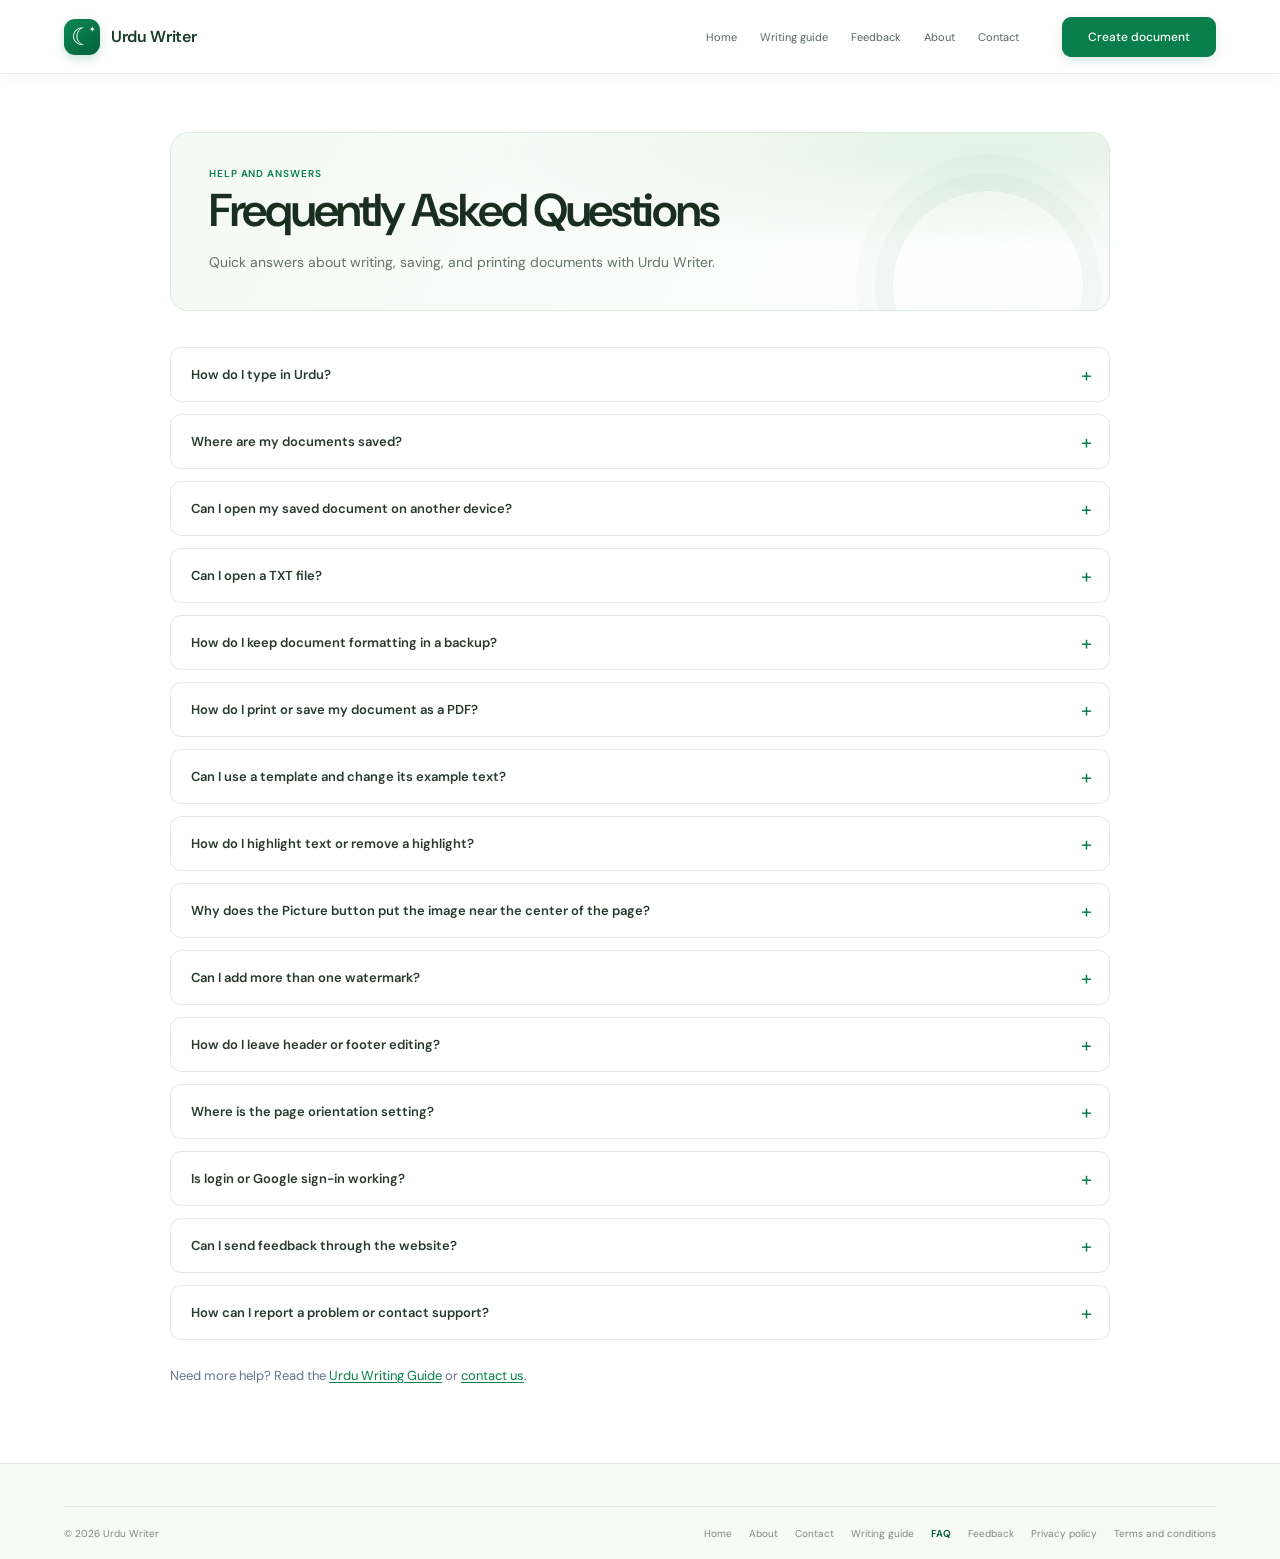
<file: faq.html>
<!doctype html>
<html lang="en" dir="ltr">
<head>
  <meta charset="utf-8">
  <meta name="viewport" content="width=device-width, initial-scale=1">
  <meta name="description" content="Answers to common questions about typing Urdu, saving documents, templates, printing, and using Urdu Writer.">
  <meta name="theme-color" content="#ffffff">
  <title>Frequently Asked Questions — Urdu Writer</title>
  <link rel="preconnect" href="https://fonts.googleapis.com">
  <link rel="preconnect" href="https://fonts.gstatic.com" crossorigin>
  <link href="https://fonts.googleapis.com/css2?family=DM+Sans:wght@400;500;600;700&family=Noto+Nastaliq+Urdu:wght@400;500;600&family=Noto+Naskh+Arabic:wght@400;500;600;700&display=swap" rel="stylesheet">
  <link rel="stylesheet" href="assets/css/home.css?v=design-20261105-2">
</head>
<body>
  <header class="home-header" dir="ltr">
    <a class="home-brand" href="index.html">Urdu Writer</a>
    <nav class="header-nav" aria-label="Main navigation">
      <a href="index.html">Home</a>
      <a href="urdu-writing-guide.html">Writing guide</a>
      <a href="feedback.html">Feedback</a>
      <a href="about.html">About</a>
      <a href="contact.html">Contact</a>
    </nav>
    <a class="header-start" href="editor.html?new=1">Create document</a>
  </header>
  <main class="policy-main">
    <header class="policy-header">
      <p class="section-kicker">Help and answers</p>
      <h1>Frequently Asked Questions</h1>
      <p>Quick answers about writing, saving, and printing documents with Urdu Writer.</p>
    </header>
    <section class="faq-list" aria-label="Frequently asked questions">
      <details class="faq-item">
        <summary>How do I type in Urdu?</summary>
        <p>Urdu keyboard mapping is on by default in the editor. Press English keyboard keys to enter Urdu letters as you type; Space only adds a space. Turn Urdu off to type English. See the interactive English-to-Urdu key chart in the <a href="urdu-writing-guide.html#typing">typing section of the writing guide</a>.</p>
      </details>
      <details class="faq-item">
        <summary>Where are my documents saved?</summary>
        <p>Documents are saved in this browser on this device. They are not uploaded to an Urdu Writer account or synchronized to another device. Clearing browser/site data may remove them, so export backups of important work.</p>
      </details>
      <details class="faq-item">
        <summary>Can I open my saved document on another device?</summary>
        <p>Not through cloud sync—account sign-in and cloud storage are not connected. Export a copy from the editor, transfer it to the other device, and open the supported file there.</p>
      </details>
      <details class="faq-item">
        <summary>Can I open a TXT file?</summary>
        <p>Yes. On the home page, choose <strong>Open a TXT file</strong>, select your file, and review the text and line breaks in the editor after it loads.</p>
      </details>
      <details class="faq-item">
        <summary>How do I keep document formatting in a backup?</summary>
        <p>Open the editor’s <strong>Download</strong> menu and choose PDF or PNG. Select all pages, the current page, or specific pages; PDF and PNG exports include the Urdu Writer logo watermark. Keep downloaded copies somewhere separate from your browser.</p>
      </details>
      <details class="faq-item">
        <summary>How do I print or save my document as a PDF?</summary>
        <p>In the editor’s <strong>Download</strong> menu, choose <strong>PDF</strong> to download the file directly. The PDF includes the Urdu Writer logo watermark. Choose <strong>Print</strong> separately to open your browser’s print dialog.</p>
      </details>
      <details class="faq-item">
        <summary>Can I use a template and change its example text?</summary>
        <p>Yes. Select a template from the home page to open it in the editor, then replace all sample names, dates, and other details with accurate information before using it.</p>
      </details>
      <details class="faq-item">
        <summary>How do I highlight text or remove a highlight?</summary>
        <p>Select the text, open the highlight-color palette, and choose a color. The highlight is saved with the document. Choose <strong>No color</strong> to remove the highlight from the selection.</p>
      </details>
      <details class="faq-item">
        <summary>Why does the Picture button put the image near the center of the page?</summary>
        <p>Inserted pictures appear near the center of the page area currently visible on screen so you can see them immediately. Select and drag the picture to move it, or use its corner handles to resize it.</p>
      </details>
      <details class="faq-item">
        <summary>Can I add more than one watermark?</summary>
        <p>Only one watermark can be present in a document at a time. Choose <strong>Watermark</strong> to select and edit the existing one; delete it before adding a replacement. Click the watermark to show its controls again after scrolling.</p>
      </details>
      <details class="faq-item">
        <summary>How do I leave header or footer editing?</summary>
        <p>Click in the page body outside the header or footer band. Clicking elsewhere within the header or footer does not exit its editing mode.</p>
      </details>
      <details class="faq-item">
        <summary>Where is the page orientation setting?</summary>
        <p>The Layout tab no longer has an orientation control. It still provides page size, margins, columns, page borders, and page color.</p>
      </details>
      <details class="faq-item">
        <summary>Is login or Google sign-in working?</summary>
        <p>Yes, when the site operator has configured Supabase Auth and Google OAuth. Account sign-in does not upload or sync your documents; they remain saved in this browser.</p>
      </details>
      <details class="faq-item">
        <summary>Can I send feedback through the website?</summary>
        <p>The feedback page is ready, but feedback is not delivered or saved until its Supabase database is configured. The page will show a message if submissions are unavailable.</p>
      </details>
      <details class="faq-item">
        <summary>How can I report a problem or contact support?</summary>
        <p>Visit the <a href="contact.html">Contact Us page</a> for available support options. The feedback form cannot deliver submissions until online storage is configured.</p>
      </details>
    </section>
    <p class="faq-more-help">Need more help? Read the <a href="urdu-writing-guide.html">Urdu Writing Guide</a> or <a href="contact.html">contact us</a>.</p>
  </main>
  <footer class="home-footer">
    <div class="footer-bottom"><span>© 2026 Urdu Writer</span><nav class="footer-legal" aria-label="Site information"><a href="index.html">Home</a><a href="about.html">About</a><a href="contact.html">Contact</a><a href="urdu-writing-guide.html">Writing guide</a><a href="faq.html" aria-current="page">FAQ</a><a href="feedback.html">Feedback</a><a href="privacy.html">Privacy policy</a><a href="terms.html">Terms and conditions</a></nav></div>
  </footer>
</body>
</html>
</file>
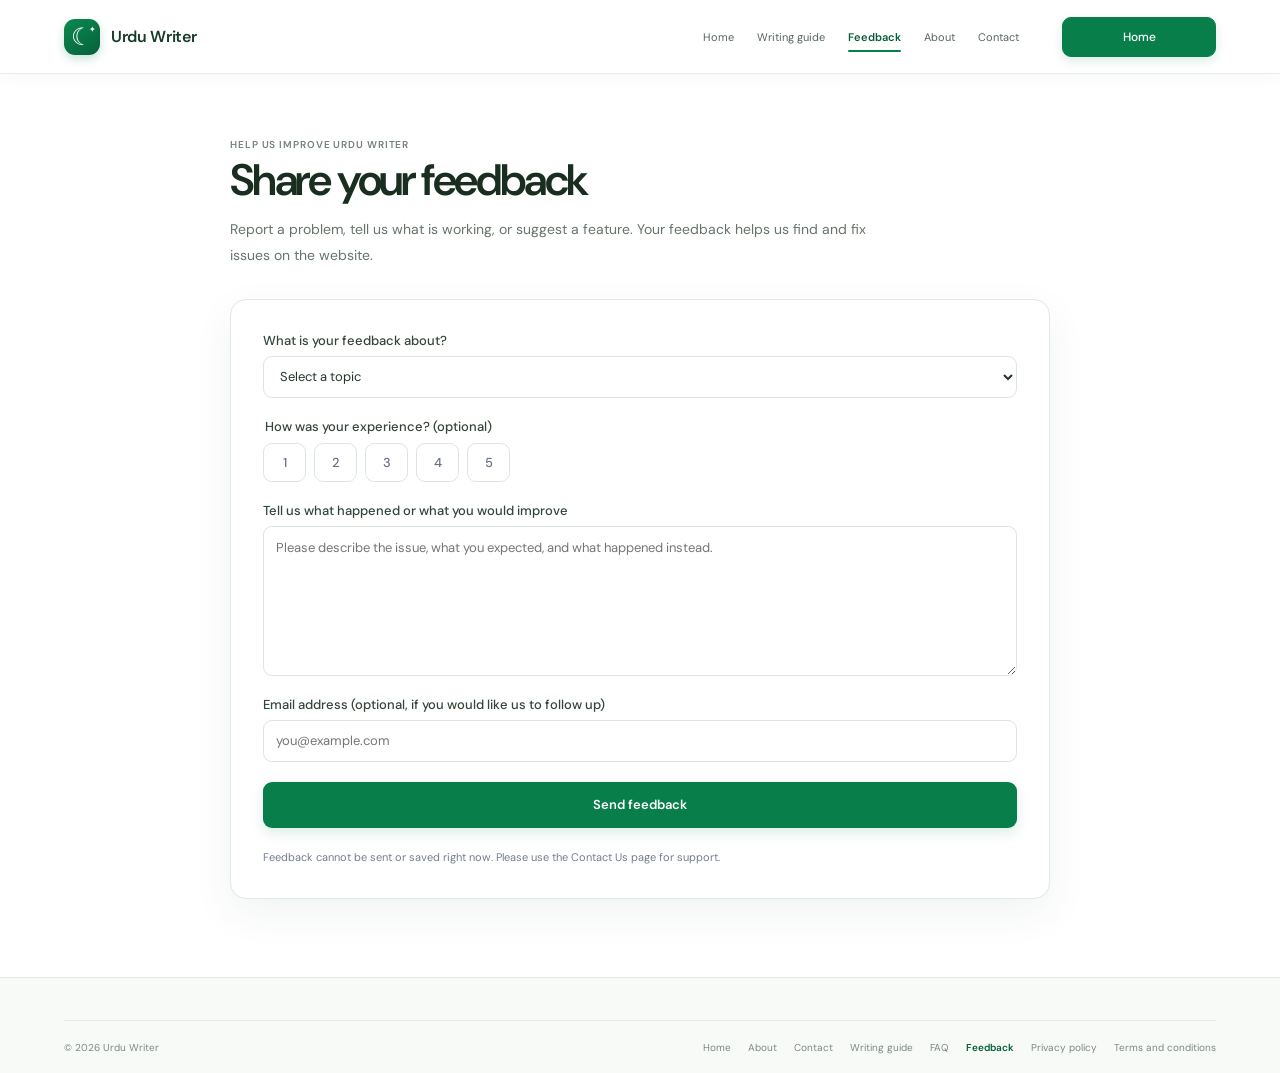
<file: feedback.html>
<!doctype html>
<html lang="en" dir="ltr">
<head>
  <meta charset="utf-8">
  <meta name="viewport" content="width=device-width, initial-scale=1">
  <meta name="description" content="Share feedback about Urdu Writer and report problems or suggest improvements.">
  <meta name="theme-color" content="#ffffff">
  <title>Feedback — Urdu Writer</title>
  <link rel="preconnect" href="https://fonts.googleapis.com">
  <link rel="preconnect" href="https://fonts.gstatic.com" crossorigin>
  <link href="https://fonts.googleapis.com/css2?family=DM+Sans:wght@400;500;600;700&family=Noto+Nastaliq+Urdu:wght@400;500;600&family=Noto+Naskh+Arabic:wght@400;500;600;700&display=swap" rel="stylesheet">
  <link rel="stylesheet" href="assets/css/home.css?v=design-20261105-2">
  <script src="assets/js/feedback-config.js" defer></script>
  <script src="assets/js/feedback.js" defer></script>
</head>
<body>
  <header class="home-header" dir="ltr">
    <a class="home-brand" href="index.html">Urdu Writer</a>
    <nav class="header-nav" aria-label="Main navigation">
      <a href="index.html">Home</a>
      <a href="urdu-writing-guide.html">Writing guide</a>
      <a href="feedback.html" aria-current="page">Feedback</a>
      <a href="about.html">About</a>
      <a href="contact.html">Contact</a>
    </nav>
    <a class="header-start" href="index.html">Home</a>
  </header>

  <main class="feedback-main">
    <div class="feedback-intro">
      <p class="section-kicker">Help us improve Urdu Writer</p>
      <h1>Share your feedback</h1>
      <p>Report a problem, tell us what is working, or suggest a feature. Your feedback helps us find and fix issues on the website.</p>
    </div>
    <form id="feedback-form" class="feedback-form">
      <label for="feedback-category">What is your feedback about?
        <select id="feedback-category" name="category" required>
          <option value="" selected disabled>Select a topic</option>
          <option value="bug">A problem or bug</option>
          <option value="suggestion">A feature suggestion</option>
          <option value="usability">Something is confusing or hard to use</option>
          <option value="other">Other feedback</option>
        </select>
      </label>
      <fieldset class="feedback-rating">
        <legend>How was your experience? (optional)</legend>
        <div class="rating-options">
          <label class="rating-option"><input type="radio" name="rating" value="1"><span>1</span></label>
          <label class="rating-option"><input type="radio" name="rating" value="2"><span>2</span></label>
          <label class="rating-option"><input type="radio" name="rating" value="3"><span>3</span></label>
          <label class="rating-option"><input type="radio" name="rating" value="4"><span>4</span></label>
          <label class="rating-option"><input type="radio" name="rating" value="5"><span>5</span></label>
        </div>
      </fieldset>
      <label for="feedback-message">Tell us what happened or what you would improve
        <textarea id="feedback-message" name="message" minlength="10" maxlength="5000" placeholder="Please describe the issue, what you expected, and what happened instead." required></textarea>
      </label>
      <label for="feedback-email">Email address (optional, if you would like us to follow up)
        <input id="feedback-email" name="email" type="email" maxlength="254" autocomplete="email" placeholder="you@example.com">
      </label>
      <button class="feedback-submit" type="submit">Send feedback</button>
      <p id="feedback-status" class="feedback-status" role="status" aria-live="polite">Feedback cannot be sent or saved right now. Please use the Contact Us page for support.</p>
    </form>
  </main>

  <footer class="home-footer">
    <div class="footer-bottom"><span>© <span id="footer-year"></span> Urdu Writer</span><nav class="footer-legal" aria-label="Site information"><a href="index.html">Home</a><a href="about.html">About</a><a href="contact.html">Contact</a><a href="urdu-writing-guide.html">Writing guide</a><a href="faq.html">FAQ</a><a href="feedback.html" aria-current="page">Feedback</a><a href="privacy.html">Privacy policy</a><a href="terms.html">Terms and conditions</a></nav></div>
  </footer>
</body>
</html>
</file>
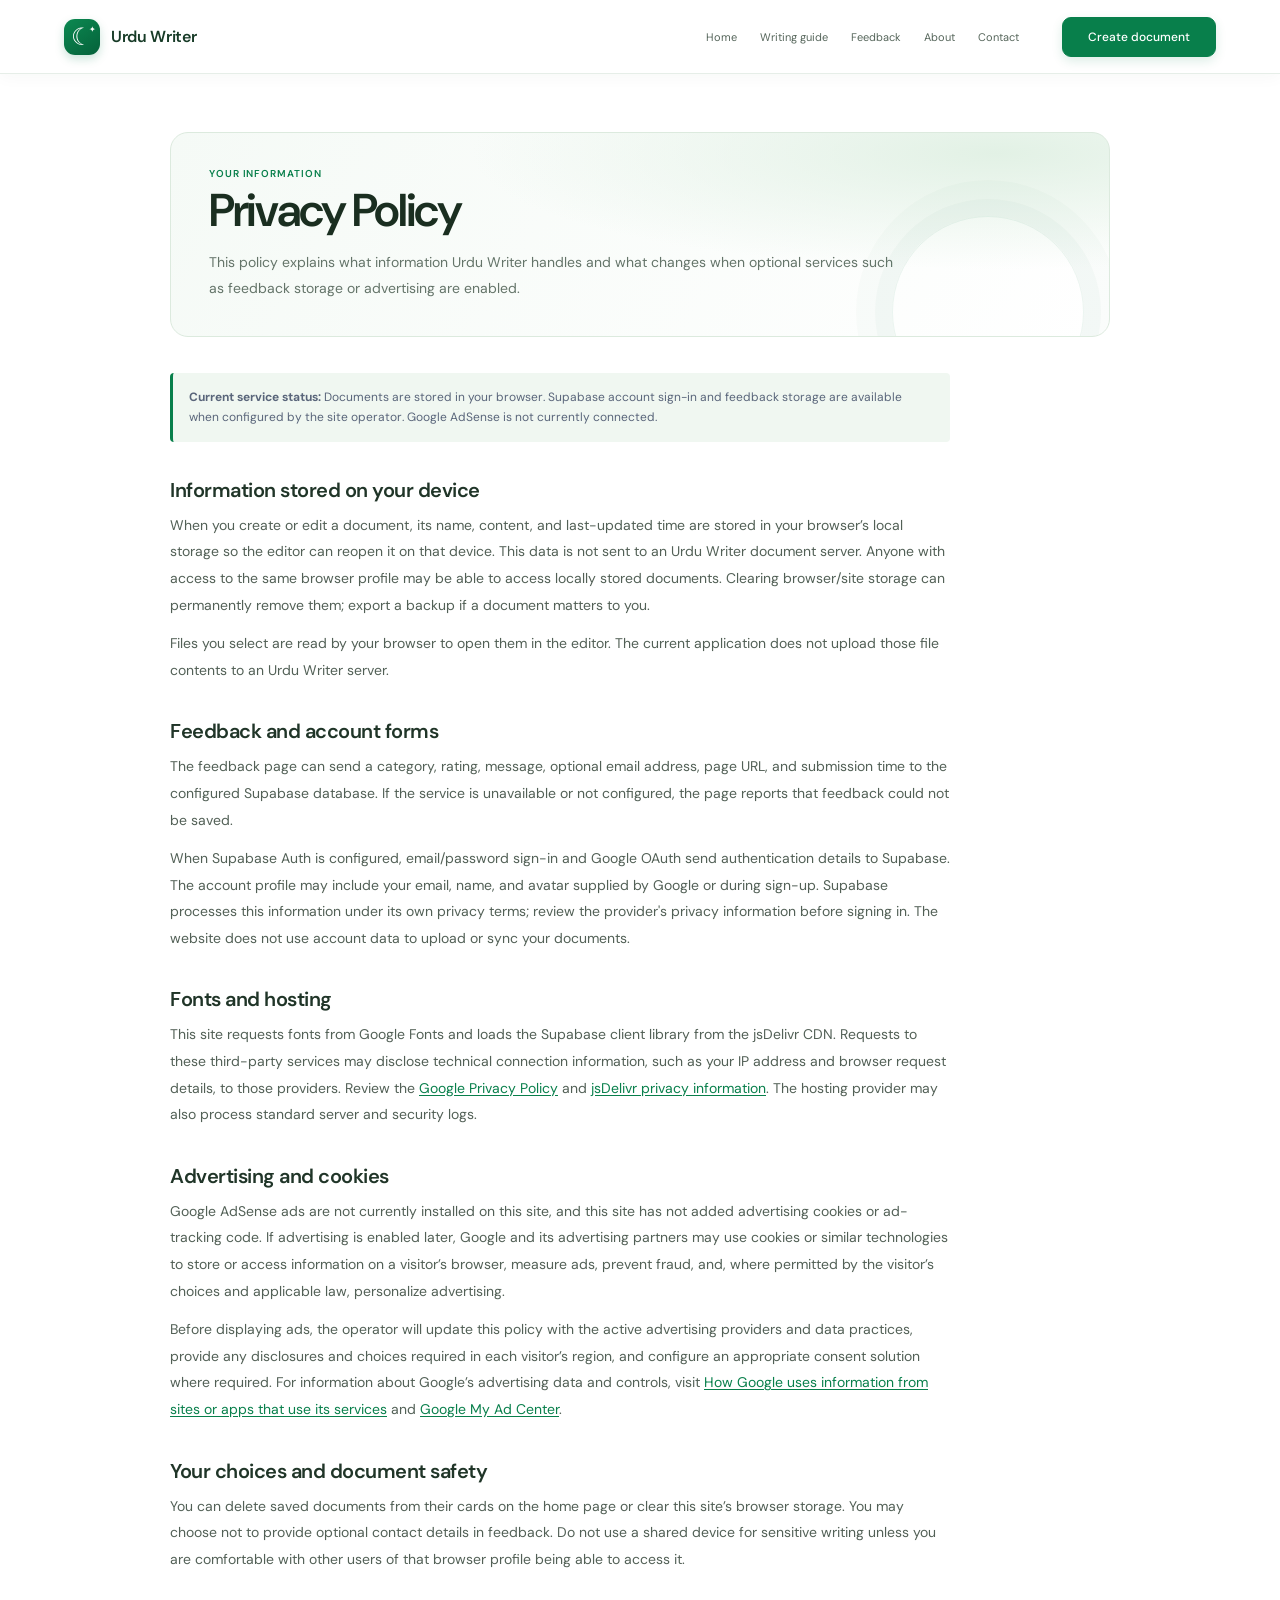
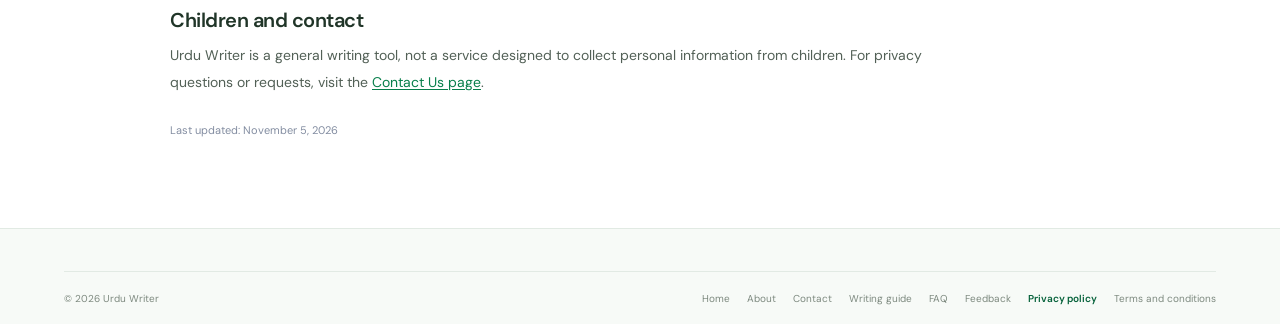
<file: privacy.html>
<!doctype html>
<html lang="en" dir="ltr">
<head>
  <meta charset="utf-8">
  <meta name="viewport" content="width=device-width, initial-scale=1">
  <meta name="description" content="Read how Urdu Writer stores documents, handles feedback, and may use advertising and third-party technologies.">
  <meta name="theme-color" content="#ffffff">
  <title>Privacy Policy — Urdu Writer</title>
  <link rel="preconnect" href="https://fonts.googleapis.com">
  <link rel="preconnect" href="https://fonts.gstatic.com" crossorigin>
  <link href="https://fonts.googleapis.com/css2?family=DM+Sans:wght@400;500;600;700&family=Noto+Nastaliq+Urdu:wght@400;500;600&family=Noto+Naskh+Arabic:wght@400;500;600;700&display=swap" rel="stylesheet">
  <link rel="stylesheet" href="assets/css/home.css?v=design-20261105-2">
</head>
<body>
  <header class="home-header" dir="ltr">
    <a class="home-brand" href="index.html">Urdu Writer</a>
    <nav class="header-nav" aria-label="Main navigation">
      <a href="index.html">Home</a>
      <a href="urdu-writing-guide.html">Writing guide</a>
      <a href="feedback.html">Feedback</a>
      <a href="about.html">About</a>
      <a href="contact.html">Contact</a>
    </nav>
    <a class="header-start" href="editor.html?new=1">Create document</a>
  </header>
  <main class="policy-main">
    <header class="policy-header">
      <p class="section-kicker">Your information</p>
      <h1>Privacy Policy</h1>
      <p>This policy explains what information Urdu Writer handles and what changes when optional services such as feedback storage or advertising are enabled.</p>
    </header>
    <article class="policy-content">
      <p class="policy-callout"><strong>Current service status:</strong> Documents are stored in your browser. Supabase account sign-in and feedback storage are available when configured by the site operator. Google AdSense is not currently connected.</p>
      <h2>Information stored on your device</h2>
      <p>When you create or edit a document, its name, content, and last-updated time are stored in your browser’s local storage so the editor can reopen it on that device. This data is not sent to an Urdu Writer document server. Anyone with access to the same browser profile may be able to access locally stored documents. Clearing browser/site storage can permanently remove them; export a backup if a document matters to you.</p>
      <p>Files you select are read by your browser to open them in the editor. The current application does not upload those file contents to an Urdu Writer server.</p>
      <h2>Feedback and account forms</h2>
      <p>The feedback page can send a category, rating, message, optional email address, page URL, and submission time to the configured Supabase database. If the service is unavailable or not configured, the page reports that feedback could not be saved.</p>
      <p>When Supabase Auth is configured, email/password sign-in and Google OAuth send authentication details to Supabase. The account profile may include your email, name, and avatar supplied by Google or during sign-up. Supabase processes this information under its own privacy terms; review the provider's privacy information before signing in. The website does not use account data to upload or sync your documents.</p>
      <h2>Fonts and hosting</h2>
      <p>This site requests fonts from Google Fonts and loads the Supabase client library from the jsDelivr CDN. Requests to these third-party services may disclose technical connection information, such as your IP address and browser request details, to those providers. Review the <a href="https://policies.google.com/privacy" target="_blank" rel="noopener noreferrer">Google Privacy Policy</a> and <a href="https://www.jsdelivr.com/terms/privacy-policy-jsdelivr-net" target="_blank" rel="noopener noreferrer">jsDelivr privacy information</a>. The hosting provider may also process standard server and security logs.</p>
      <h2>Advertising and cookies</h2>
      <p>Google AdSense ads are not currently installed on this site, and this site has not added advertising cookies or ad-tracking code. If advertising is enabled later, Google and its advertising partners may use cookies or similar technologies to store or access information on a visitor’s browser, measure ads, prevent fraud, and, where permitted by the visitor’s choices and applicable law, personalize advertising.</p>
      <p>Before displaying ads, the operator will update this policy with the active advertising providers and data practices, provide any disclosures and choices required in each visitor’s region, and configure an appropriate consent solution where required. For information about Google’s advertising data and controls, visit <a href="https://policies.google.com/technologies/ads" target="_blank" rel="noopener noreferrer">How Google uses information from sites or apps that use its services</a> and <a href="https://myadcenter.google.com/" target="_blank" rel="noopener noreferrer">Google My Ad Center</a>.</p>
      <h2>Your choices and document safety</h2>
      <p>You can delete saved documents from their cards on the home page or clear this site’s browser storage. You may choose not to provide optional contact details in feedback. Do not use a shared device for sensitive writing unless you are comfortable with other users of that browser profile being able to access it.</p>
      <h2>Children and contact</h2>
      <p>Urdu Writer is a general writing tool, not a service designed to collect personal information from children. For privacy questions or requests, visit the <a href="contact.html">Contact Us page</a>.</p>
      <p class="policy-updated">Last updated: November 5, 2026</p>
    </article>
  </main>
  <footer class="home-footer">
    <div class="footer-bottom"><span>© 2026 Urdu Writer</span><nav class="footer-legal" aria-label="Site information"><a href="index.html">Home</a><a href="about.html">About</a><a href="contact.html">Contact</a><a href="urdu-writing-guide.html">Writing guide</a><a href="faq.html">FAQ</a><a href="feedback.html">Feedback</a><a href="privacy.html" aria-current="page">Privacy policy</a><a href="terms.html">Terms and conditions</a></nav></div>
  </footer>
</body>
</html>
</file>
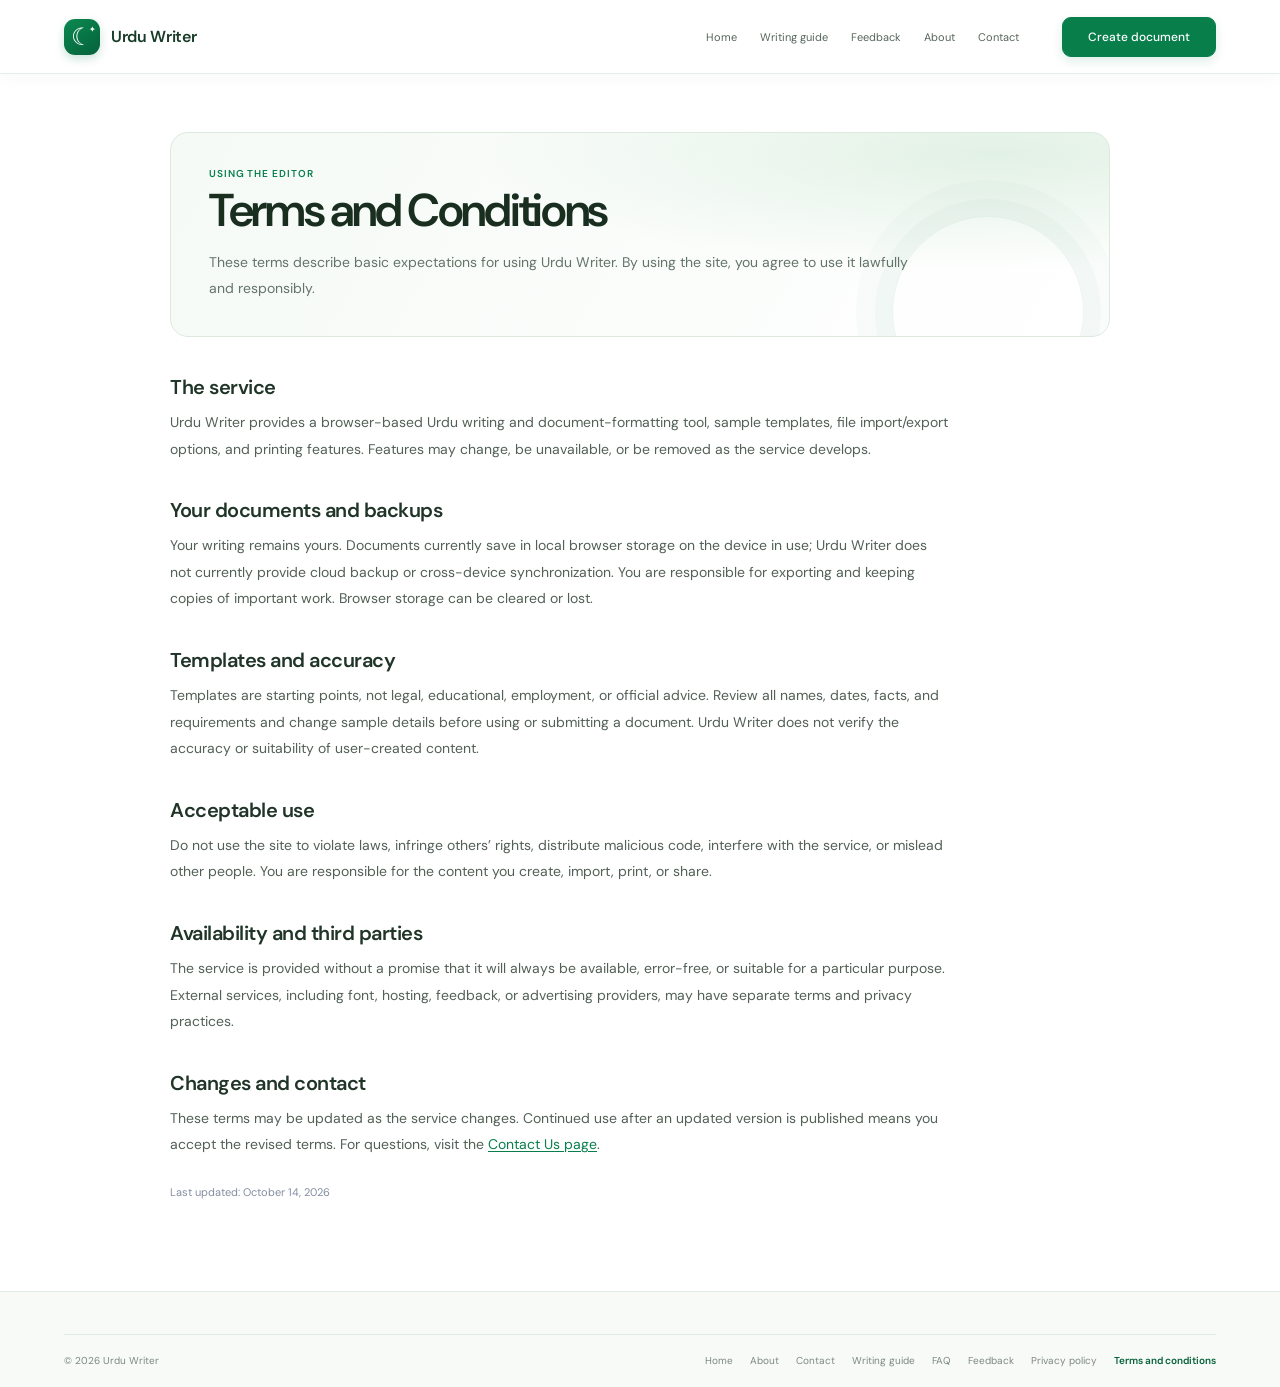
<file: terms.html>
<!doctype html>
<html lang="en" dir="ltr">
<head>
  <meta charset="utf-8">
  <meta name="viewport" content="width=device-width, initial-scale=1">
  <meta name="description" content="Terms for using Urdu Writer, its browser-based document editor, templates, and file tools.">
  <meta name="theme-color" content="#ffffff">
  <title>Terms and Conditions — Urdu Writer</title>
  <link rel="preconnect" href="https://fonts.googleapis.com">
  <link rel="preconnect" href="https://fonts.gstatic.com" crossorigin>
  <link href="https://fonts.googleapis.com/css2?family=DM+Sans:wght@400;500;600;700&family=Noto+Nastaliq+Urdu:wght@400;500;600&family=Noto+Naskh+Arabic:wght@400;500;600;700&display=swap" rel="stylesheet">
  <link rel="stylesheet" href="assets/css/home.css?v=design-20261105-2">
</head>
<body>
  <header class="home-header" dir="ltr">
    <a class="home-brand" href="index.html">Urdu Writer</a>
    <nav class="header-nav" aria-label="Main navigation">
      <a href="index.html">Home</a>
      <a href="urdu-writing-guide.html">Writing guide</a>
      <a href="feedback.html">Feedback</a>
      <a href="about.html">About</a>
      <a href="contact.html">Contact</a>
    </nav>
    <a class="header-start" href="editor.html?new=1">Create document</a>
  </header>
  <main class="policy-main">
    <header class="policy-header">
      <p class="section-kicker">Using the editor</p>
      <h1>Terms and Conditions</h1>
      <p>These terms describe basic expectations for using Urdu Writer. By using the site, you agree to use it lawfully and responsibly.</p>
    </header>
    <article class="policy-content">
      <h2>The service</h2>
      <p>Urdu Writer provides a browser-based Urdu writing and document-formatting tool, sample templates, file import/export options, and printing features. Features may change, be unavailable, or be removed as the service develops.</p>
      <h2>Your documents and backups</h2>
      <p>Your writing remains yours. Documents currently save in local browser storage on the device in use; Urdu Writer does not currently provide cloud backup or cross-device synchronization. You are responsible for exporting and keeping copies of important work. Browser storage can be cleared or lost.</p>
      <h2>Templates and accuracy</h2>
      <p>Templates are starting points, not legal, educational, employment, or official advice. Review all names, dates, facts, and requirements and change sample details before using or submitting a document. Urdu Writer does not verify the accuracy or suitability of user-created content.</p>
      <h2>Acceptable use</h2>
      <p>Do not use the site to violate laws, infringe others’ rights, distribute malicious code, interfere with the service, or mislead other people. You are responsible for the content you create, import, print, or share.</p>
      <h2>Availability and third parties</h2>
      <p>The service is provided without a promise that it will always be available, error-free, or suitable for a particular purpose. External services, including font, hosting, feedback, or advertising providers, may have separate terms and privacy practices.</p>
      <h2>Changes and contact</h2>
      <p>These terms may be updated as the service changes. Continued use after an updated version is published means you accept the revised terms. For questions, visit the <a href="contact.html">Contact Us page</a>.</p>
      <p class="policy-updated">Last updated: October 14, 2026</p>
    </article>
  </main>
  <footer class="home-footer">
    <div class="footer-bottom"><span>© 2026 Urdu Writer</span><nav class="footer-legal" aria-label="Site information"><a href="index.html">Home</a><a href="about.html">About</a><a href="contact.html">Contact</a><a href="urdu-writing-guide.html">Writing guide</a><a href="faq.html">FAQ</a><a href="feedback.html">Feedback</a><a href="privacy.html">Privacy policy</a><a href="terms.html" aria-current="page">Terms and conditions</a></nav></div>
  </footer>
</body>
</html>
</file>
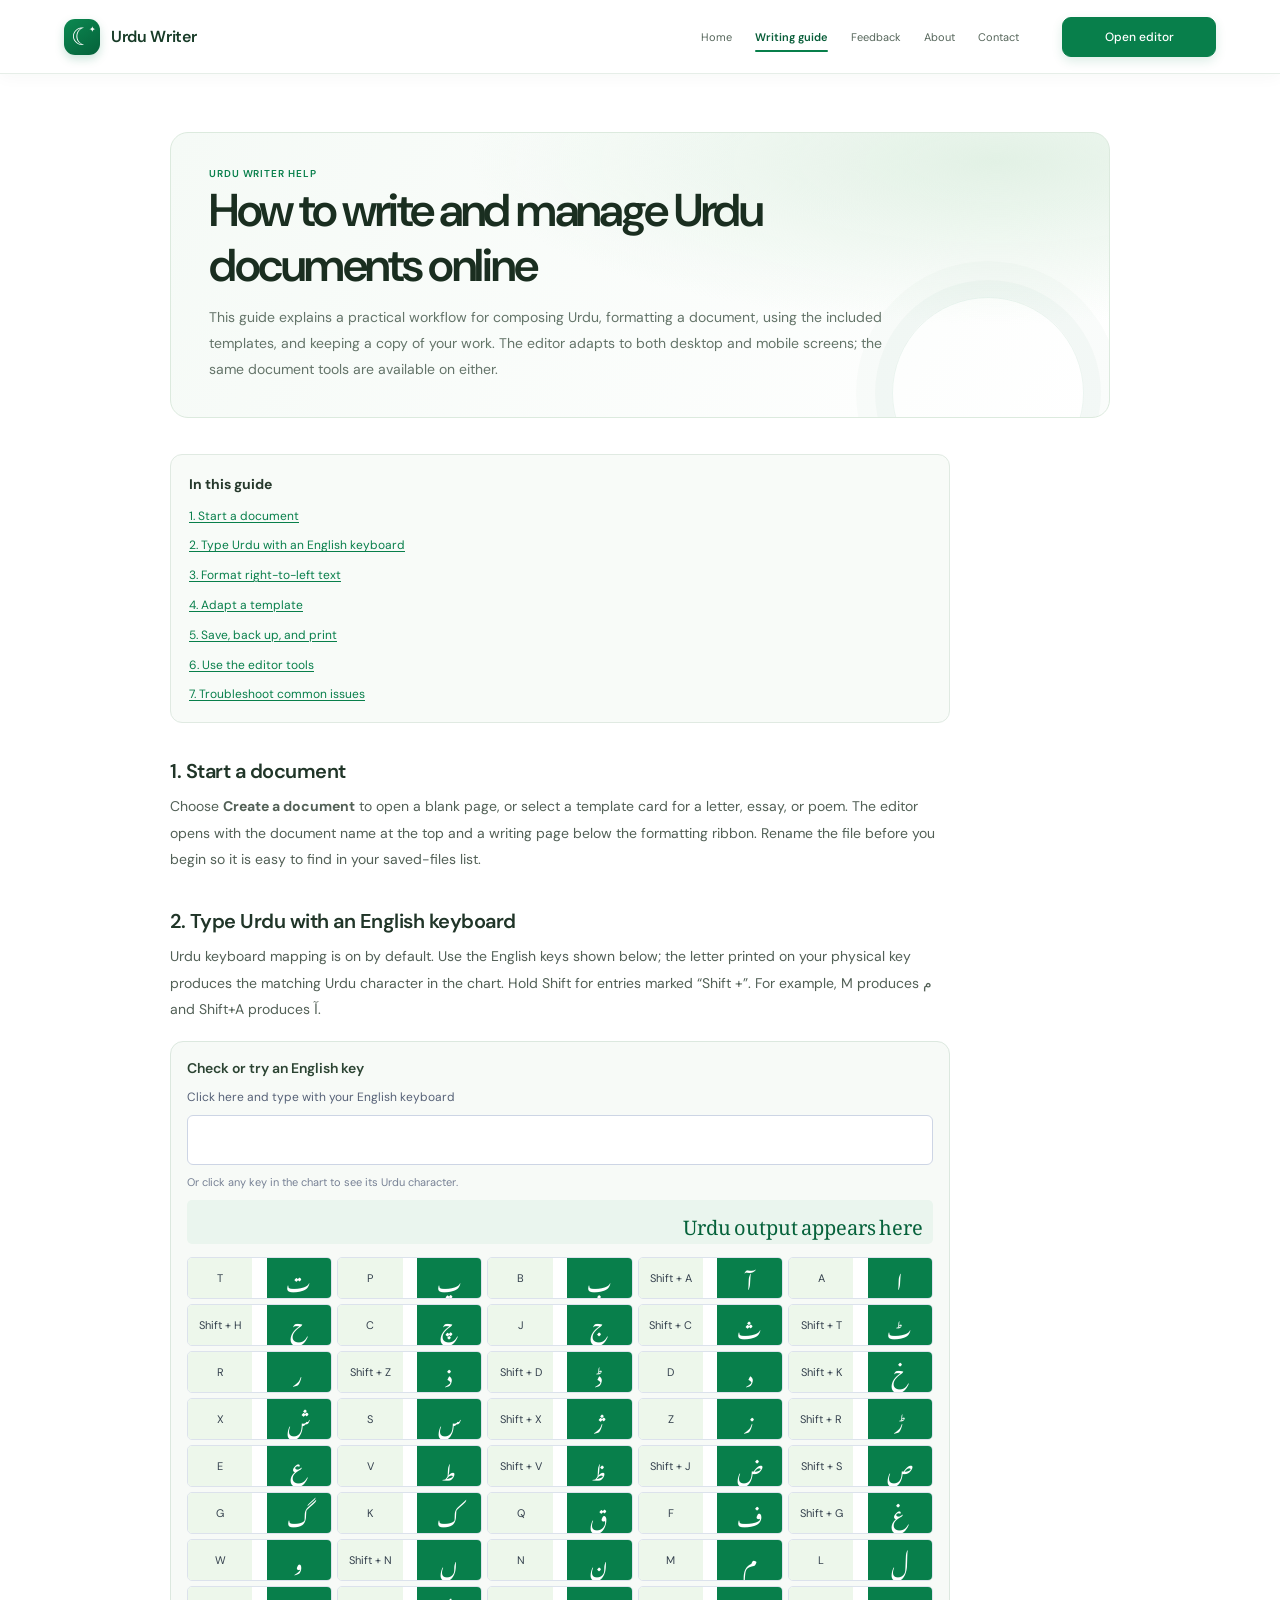
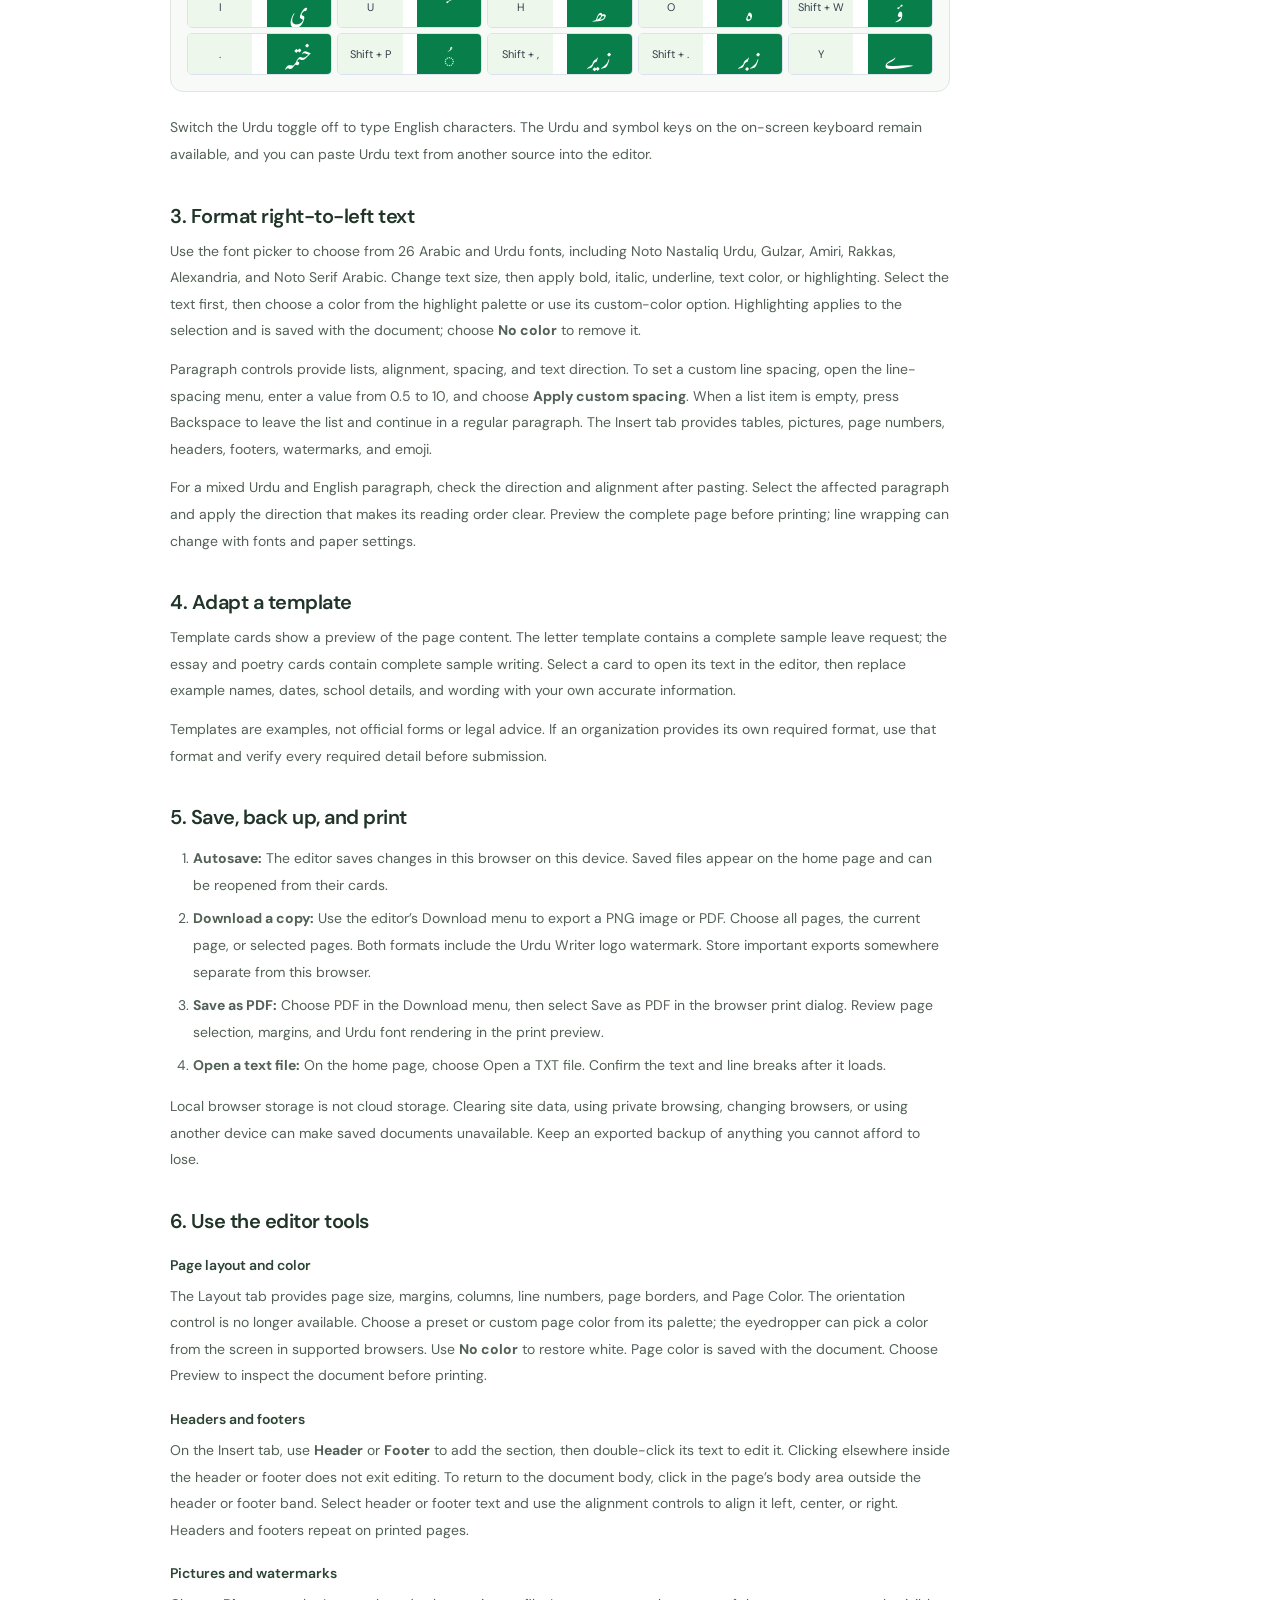
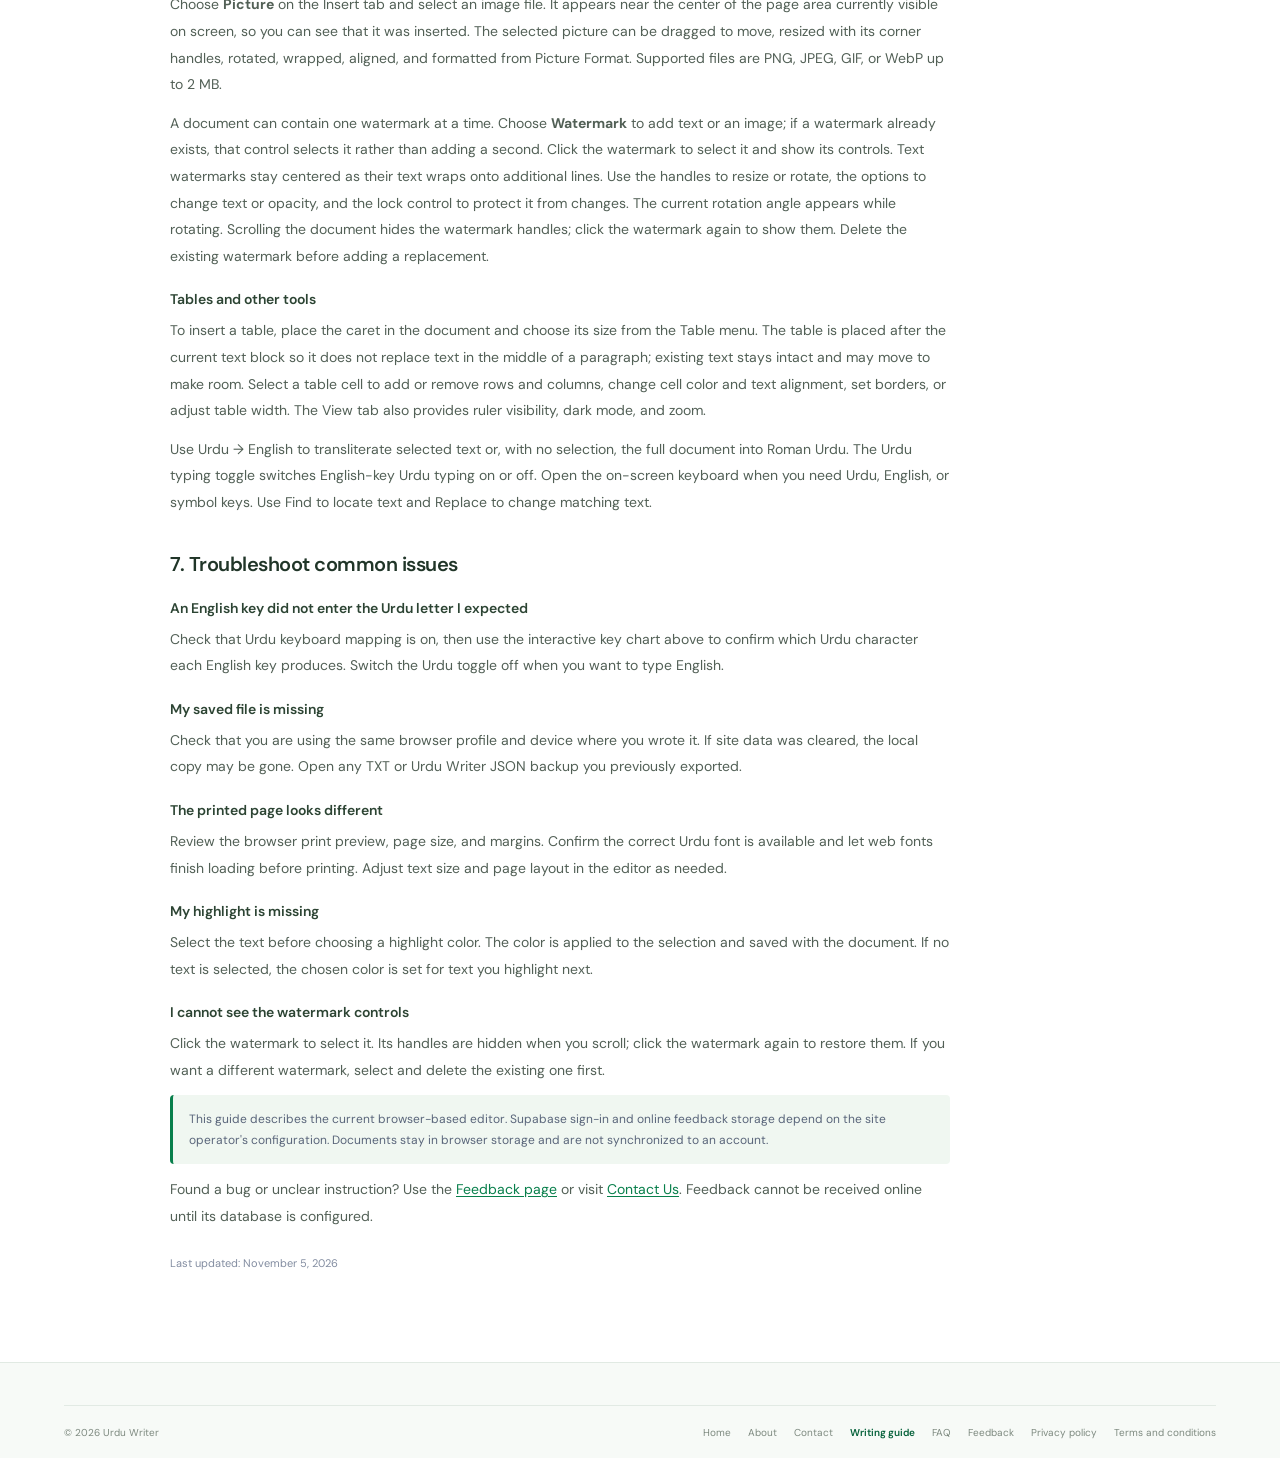
<file: urdu-writing-guide.html>
<!doctype html>
<html lang="en" dir="ltr">
<head>
  <meta charset="utf-8">
  <meta name="viewport" content="width=device-width, initial-scale=1">
  <meta name="description" content="A practical guide to typing Urdu online, editing RTL documents, using templates, saving work, and exporting files with Urdu Writer.">
  <meta name="theme-color" content="#ffffff">
  <title>Urdu Writing Guide — Urdu Writer</title>
  <link rel="preconnect" href="https://fonts.googleapis.com">
  <link rel="preconnect" href="https://fonts.gstatic.com" crossorigin>
  <link href="https://fonts.googleapis.com/css2?family=DM+Sans:wght@400;500;600;700&family=Noto+Nastaliq+Urdu:wght@400;500;600&family=Noto+Naskh+Arabic:wght@400;500;600;700&display=swap" rel="stylesheet">
  <link rel="stylesheet" href="assets/css/home.css?v=design-20261105-2">
  <script src="assets/js/urdu-keyboard.js" defer></script>
  <script src="assets/js/guide.js" defer></script>
</head>
<body>
  <header class="home-header" dir="ltr">
    <a class="home-brand" href="index.html">Urdu Writer</a>
    <nav class="header-nav" aria-label="Main navigation">
      <a href="index.html">Home</a>
      <a href="urdu-writing-guide.html" aria-current="page">Writing guide</a>
      <a href="feedback.html">Feedback</a>
      <a href="about.html">About</a>
      <a href="contact.html">Contact</a>
    </nav>
    <a class="header-start" href="editor.html?new=1">Open editor</a>
  </header>
  <main class="policy-main">
    <header class="policy-header">
      <p class="section-kicker">Urdu Writer help</p>
      <h1>How to write and manage Urdu documents online</h1>
      <p>This guide explains a practical workflow for composing Urdu, formatting a document, using the included templates, and keeping a copy of your work. The editor adapts to both desktop and mobile screens; the same document tools are available on either.</p>
    </header>
    <article class="policy-content">
      <nav class="guide-toc" aria-label="On this page">
        <strong>In this guide</strong>
        <a href="#start">1. Start a document</a>
        <a href="#typing">2. Type Urdu with an English keyboard</a>
        <a href="#format">3. Format right-to-left text</a>
        <a href="#templates">4. Adapt a template</a>
        <a href="#save">5. Save, back up, and print</a>
        <a href="#tools">6. Use the editor tools</a>
        <a href="#troubleshoot">7. Troubleshoot common issues</a>
      </nav>

      <h2 id="start">1. Start a document</h2>
      <p>Choose <strong>Create a document</strong> to open a blank page, or select a template card for a letter, essay, or poem. The editor opens with the document name at the top and a writing page below the formatting ribbon. Rename the file before you begin so it is easy to find in your saved-files list.</p>

      <h2 id="typing">2. Type Urdu with an English keyboard</h2>
      <p>Urdu keyboard mapping is on by default. Use the English keys shown below; the letter printed on your physical key produces the matching Urdu character in the chart. Hold Shift for entries marked “Shift +”. For example, M produces م and Shift+A produces آ.</p>
      <section class="guide-keyboard" aria-labelledby="keyboard-chart-title">
        <h3 id="keyboard-chart-title">Check or try an English key</h3>
        <label for="keyboard-test">Click here and type with your English keyboard</label>
        <input id="keyboard-test" type="text" dir="rtl" lang="ur" autocomplete="off" spellcheck="false" aria-describedby="keyboard-test-help">
        <p id="keyboard-test-help">Or click any key in the chart to see its Urdu character.</p>
        <div id="keyboard-preview" class="keyboard-preview" lang="ur" aria-live="polite">Urdu output appears here</div>
        <div id="keyboard-layout" class="keyboard-layout" dir="ltr" aria-label="English to Urdu keyboard map"></div>
      </section>
      <p>Switch the Urdu toggle off to type English characters. The Urdu and symbol keys on the on-screen keyboard remain available, and you can paste Urdu text from another source into the editor.</p>

      <h2 id="format">3. Format right-to-left text</h2>
      <p>Use the font picker to choose from 26 Arabic and Urdu fonts, including Noto Nastaliq Urdu, Gulzar, Amiri, Rakkas, Alexandria, and Noto Serif Arabic. Change text size, then apply bold, italic, underline, text color, or highlighting. Select the text first, then choose a color from the highlight palette or use its custom-color option. Highlighting applies to the selection and is saved with the document; choose <strong>No color</strong> to remove it.</p>
      <p>Paragraph controls provide lists, alignment, spacing, and text direction. To set a custom line spacing, open the line-spacing menu, enter a value from 0.5 to 10, and choose <strong>Apply custom spacing</strong>. When a list item is empty, press Backspace to leave the list and continue in a regular paragraph. The Insert tab provides tables, pictures, page numbers, headers, footers, watermarks, and emoji.</p>
      <p>For a mixed Urdu and English paragraph, check the direction and alignment after pasting. Select the affected paragraph and apply the direction that makes its reading order clear. Preview the complete page before printing; line wrapping can change with fonts and paper settings.</p>

      <h2 id="templates">4. Adapt a template</h2>
      <p>Template cards show a preview of the page content. The letter template contains a complete sample leave request; the essay and poetry cards contain complete sample writing. Select a card to open its text in the editor, then replace example names, dates, school details, and wording with your own accurate information.</p>
      <p>Templates are examples, not official forms or legal advice. If an organization provides its own required format, use that format and verify every required detail before submission.</p>

      <h2 id="save">5. Save, back up, and print</h2>
      <ol>
        <li><strong>Autosave:</strong> The editor saves changes in this browser on this device. Saved files appear on the home page and can be reopened from their cards.</li>
        <li><strong>Download a copy:</strong> Use the editor’s Download menu to export a PNG image or PDF. Choose all pages, the current page, or selected pages. Both formats include the Urdu Writer logo watermark. Store important exports somewhere separate from this browser.</li>
        <li><strong>Save as PDF:</strong> Choose PDF in the Download menu, then select Save as PDF in the browser print dialog. Review page selection, margins, and Urdu font rendering in the print preview.</li>
        <li><strong>Open a text file:</strong> On the home page, choose Open a TXT file. Confirm the text and line breaks after it loads.</li>
      </ol>
      <p>Local browser storage is not cloud storage. Clearing site data, using private browsing, changing browsers, or using another device can make saved documents unavailable. Keep an exported backup of anything you cannot afford to lose.</p>

      <h2 id="tools">6. Use the editor tools</h2>
      <h3>Page layout and color</h3>
      <p>The Layout tab provides page size, margins, columns, line numbers, page borders, and Page Color. The orientation control is no longer available. Choose a preset or custom page color from its palette; the eyedropper can pick a color from the screen in supported browsers. Use <strong>No color</strong> to restore white. Page color is saved with the document. Choose Preview to inspect the document before printing.</p>
      <h3>Headers and footers</h3>
      <p>On the Insert tab, use <strong>Header</strong> or <strong>Footer</strong> to add the section, then double-click its text to edit it. Clicking elsewhere inside the header or footer does not exit editing. To return to the document body, click in the page’s body area outside the header or footer band. Select header or footer text and use the alignment controls to align it left, center, or right. Headers and footers repeat on printed pages.</p>
      <h3>Pictures and watermarks</h3>
      <p>Choose <strong>Picture</strong> on the Insert tab and select an image file. It appears near the center of the page area currently visible on screen, so you can see that it was inserted. The selected picture can be dragged to move, resized with its corner handles, rotated, wrapped, aligned, and formatted from Picture Format. Supported files are PNG, JPEG, GIF, or WebP up to 2 MB.</p>
      <p>A document can contain one watermark at a time. Choose <strong>Watermark</strong> to add text or an image; if a watermark already exists, that control selects it rather than adding a second. Click the watermark to select it and show its controls. Text watermarks stay centered as their text wraps onto additional lines. Use the handles to resize or rotate, the options to change text or opacity, and the lock control to protect it from changes. The current rotation angle appears while rotating. Scrolling the document hides the watermark handles; click the watermark again to show them. Delete the existing watermark before adding a replacement.</p>
      <h3>Tables and other tools</h3>
      <p>To insert a table, place the caret in the document and choose its size from the Table menu. The table is placed after the current text block so it does not replace text in the middle of a paragraph; existing text stays intact and may move to make room. Select a table cell to add or remove rows and columns, change cell color and text alignment, set borders, or adjust table width. The View tab also provides ruler visibility, dark mode, and zoom.</p>
      <p>Use Urdu → English to transliterate selected text or, with no selection, the full document into Roman Urdu. The Urdu typing toggle switches English-key Urdu typing on or off. Open the on-screen keyboard when you need Urdu, English, or symbol keys. Use Find to locate text and Replace to change matching text.</p>

      <h2 id="troubleshoot">7. Troubleshoot common issues</h2>
      <h3>An English key did not enter the Urdu letter I expected</h3>
      <p>Check that Urdu keyboard mapping is on, then use the interactive key chart above to confirm which Urdu character each English key produces. Switch the Urdu toggle off when you want to type English.</p>
      <h3>My saved file is missing</h3>
      <p>Check that you are using the same browser profile and device where you wrote it. If site data was cleared, the local copy may be gone. Open any TXT or Urdu Writer JSON backup you previously exported.</p>
      <h3>The printed page looks different</h3>
      <p>Review the browser print preview, page size, and margins. Confirm the correct Urdu font is available and let web fonts finish loading before printing. Adjust text size and page layout in the editor as needed.</p>
      <h3>My highlight is missing</h3>
      <p>Select the text before choosing a highlight color. The color is applied to the selection and saved with the document. If no text is selected, the chosen color is set for text you highlight next.</p>
      <h3>I cannot see the watermark controls</h3>
      <p>Click the watermark to select it. Its handles are hidden when you scroll; click the watermark again to restore them. If you want a different watermark, select and delete the existing one first.</p>

      <p class="policy-callout">This guide describes the current browser-based editor. Supabase sign-in and online feedback storage depend on the site operator's configuration. Documents stay in browser storage and are not synchronized to an account.</p>
      <p>Found a bug or unclear instruction? Use the <a href="feedback.html">Feedback page</a> or visit <a href="contact.html">Contact Us</a>. Feedback cannot be received online until its database is configured.</p>
      <p class="policy-updated">Last updated: November 5, 2026</p>
    </article>
  </main>
  <footer class="home-footer">
    <div class="footer-bottom"><span>© 2026 Urdu Writer</span><nav class="footer-legal" aria-label="Site information"><a href="index.html">Home</a><a href="about.html">About</a><a href="contact.html">Contact</a><a href="urdu-writing-guide.html" aria-current="page">Writing guide</a><a href="faq.html">FAQ</a><a href="feedback.html">Feedback</a><a href="privacy.html">Privacy policy</a><a href="terms.html">Terms and conditions</a></nav></div>
  </footer>
</body>
</html>
</file>
<file: assets/css/home.css>
:root {
  color-scheme: light;
  --ink: #283247;
  --muted: #788195;
  --line: #e8ebf1;
  --blue: #087f4b;
  --blue-dark: #06623b;
  --pale-blue: #eaf5ee;
  --warm: #f7faf7;
}
* { box-sizing: border-box; }
[hidden] { display: none !important; }
html { scroll-behavior: smooth; scrollbar-color: #9aa8d8 #eef1f8; scrollbar-width: thin; }
html.theme-dark { scrollbar-color: #7667dc #202127; }
*::-webkit-scrollbar { width: 10px; height: 10px; }
*::-webkit-scrollbar-track { border-radius: 8px; background: #eef1f8; }
*::-webkit-scrollbar-thumb { border: 2px solid #eef1f8; border-radius: 8px; background: linear-gradient(180deg, #9aa8d8, #7182c4); }
*::-webkit-scrollbar-thumb:hover { background: linear-gradient(180deg, #7789d1, #5369b5); }
*::-webkit-scrollbar-corner { background: #eef1f8; }
html.theme-dark *::-webkit-scrollbar-track { background: #202127; }
html.theme-dark *::-webkit-scrollbar-thumb { border-color: #202127; background: linear-gradient(180deg, #7667dc, #5142b8); }
html.theme-dark *::-webkit-scrollbar-thumb:hover { background: linear-gradient(180deg, #9589f0, #6e5dde); }
html.theme-dark *::-webkit-scrollbar-corner { background: #202127; }
html.theme-dark::-webkit-scrollbar-track { background: #202127; }
html.theme-dark::-webkit-scrollbar-thumb { border-color: #202127; background: linear-gradient(180deg, #7667dc, #5142b8); }
html.theme-dark::-webkit-scrollbar-thumb:hover { background: linear-gradient(180deg, #9589f0, #6e5dde); }
html.theme-dark::-webkit-scrollbar-corner { background: #202127; }
body { min-width: 320px; margin: 0; color: var(--ink); background: #fff; font: 14px 'DM Sans', Arial, sans-serif; }
button, input { font: inherit; }
button { color: inherit; cursor: pointer; }
a { color: inherit; text-decoration: none; }
.home-header { position: sticky; top: 0; z-index: 9; height: 68px; display: grid; grid-template-columns: minmax(0, 1fr) auto minmax(0, 1fr); align-items: center; gap: 24px; padding: 0 max(5%, calc((100vw - 1240px) / 2)); border-bottom: 1px solid #2a2b31; background: #16171d; }
.home-brand, .footer-brand { display: inline-flex; align-items: center; gap: 10px; flex-shrink: 0; color: #f5f5f7; font-size: 15px; font-weight: 600; }
.home-brand { font-size: 16px; letter-spacing: -.02em; }
.brand-mark { width: 34px; height: 34px; display: grid; place-items: center; border: 1px solid #dce5fa; border-radius: 10px; background: #f0f4ff; color: var(--blue); font: 600 23px 'Noto Nastaliq Urdu', serif; }
.header-nav { display: flex; align-items: center; justify-self: center; gap: 25px; margin: 0; color: #c4c6cf; font-size: 12px; white-space: nowrap; }
.header-nav a:hover { color: #fff; }
.header-nav a[aria-current="page"] { color: #fff; font-weight: 600; }
.header-start { display: inline-flex; align-items: center; gap: 8px; padding: 10px 14px; border: 1px solid #44454e; border-radius: 8px; background: #22232a; color: #f5f5f7; font: 500 13px 'DM Sans', Arial, sans-serif; }
.header-start:hover { background: #2d2e37; }
.header-actions { display: flex; align-items: center; justify-self: end; gap: 12px; }
.theme-toggle { position: relative; width: 66px; height: 36px; flex: 0 0 66px; display: flex; align-items: center; padding: 3px; border: 1px solid #474956; border-radius: 999px; background: #30313a; color: #e9ebf2; transition: background .3s ease, border-color .3s ease, box-shadow .3s ease; }
.theme-toggle::before { position: absolute; top: 3px; left: 3px; width: 28px; height: 28px; border-radius: 50%; background: #fff; box-shadow: 0 2px 6px #0004; content: ''; transition: transform .3s cubic-bezier(.2,.8,.2,1), background .3s ease; }
.theme-toggle[aria-pressed="true"] { border-color: #7060d8; background: #5142b8; }
.theme-toggle[aria-pressed="true"]::before { transform: translateX(30px); background: #fff; }
.theme-toggle:hover { box-shadow: 0 0 0 3px #a9b8ff22; }
.theme-toggle:focus-visible { outline: 2px solid #a9b8ff; outline-offset: 3px; }
.theme-toggle span { position: absolute; z-index: 1; top: 3px; left: 3px; width: 28px; height: 28px; display: grid; place-items: center; font-size: 17px; line-height: 1; transition: left .3s cubic-bezier(.2,.8,.2,1); }
.theme-toggle[aria-pressed="true"] span { left: 33px; }
.theme-toggle[aria-pressed="false"] span { color: #a26b00; }

.welcome-band { overflow: hidden; border-bottom: 1px solid #edf0f4; background: #fafbfc; }
.welcome-inner { width: min(1120px, 90%); min-height: 430px; margin: 0 auto; display: grid; grid-template-columns: minmax(0, .95fr) minmax(0, 1.05fr); align-items: center; gap: clamp(35px, 6vw, 78px); padding: 48px 0 54px; }
.welcome-copy { max-width: 520px; }
.eyebrow, .section-kicker { margin: 0 0 9px; color: #6578c2; font: 500 11px 'DM Sans', Arial, sans-serif; letter-spacing: .08em; }
.eyebrow { display: inline-flex; align-items: center; gap: 8px; margin-bottom: 17px; color: #55647f; font-size: 11px; letter-spacing: .015em; }
.eyebrow-dot { width: 7px; height: 7px; border-radius: 50%; background: #6481d9; }
.welcome-copy h1 { margin: 0; color: #202b3c; font: 600 clamp(36px, 4.2vw, 53px)/1.12 'DM Sans', Arial, sans-serif; letter-spacing: -.045em; }
.welcome-copy h1 span { color: #526bc3; }
.welcome-description { max-width: 460px; margin: 19px 0 25px; color: #657084; font: 14px/1.85 'DM Sans', Arial, sans-serif; }
.welcome-actions { display: flex; align-items: center; gap: 10px; }
.create-button, .upload-button { min-height: 43px; display: inline-flex; flex-shrink: 0; align-items: center; justify-content: center; gap: 9px; padding: 0 14px; border: 1px solid transparent; border-radius: 8px; font: 500 12px 'DM Sans', Arial, sans-serif; white-space: nowrap; }
.create-button { color: white; background: #405fc3; box-shadow: 0 2px 5px #293b7021; }
.create-button:hover { background: var(--blue-dark); transform: translateY(-1px); }
.plus-icon { font: 20px 'DM Sans', sans-serif; }
.upload-button { border-color: #d8dde6; background: #fff; color: #39465b; }
.upload-button:hover { border-color: #b9c7ef; background: #fbfcff; }
.upload-button > span { font-size: 18px; }
.private-note { display: flex; align-items: center; gap: 8px; margin: 18px 0 0; color: #778195; font: 10px 'DM Sans', Arial, sans-serif; }
.private-note span { width: 16px; height: 16px; display: grid; place-items: center; border-radius: 50%; background: #e8f2ec; color: #3d805e; font-size: 10px; }
.private-note i { width: 3px; height: 3px; margin: 0 2px; border-radius: 50%; background: #a2a9b5; }
.hero-product { min-width: 0; padding: 20px; border: 1px solid #e4e8ef; border-radius: 14px; background: #f1f3f7; box-shadow: 0 18px 45px #24334c12; }
.hero-editor { overflow: hidden; border: 1px solid #e3e7ed; border-radius: 9px; background: #fff; box-shadow: 0 3px 10px #2632470b; }
.hero-editor-top { min-height: 57px; display: flex; align-items: center; gap: 10px; padding: 10px 15px; border-bottom: 1px solid #edf0f3; }
.hero-document-title { display: grid; gap: 3px; }
.hero-document-title strong { color: #354055; font-size: 10px; font-weight: 600; }
.hero-document-title small { color: #8992a1; font-size: 8px; }
.hero-save-indicator { display: inline-flex; align-items: center; gap: 5px; margin-inline-start: auto; color: #738092; font-size: 9px; }
.hero-save-indicator i { width: 6px; height: 6px; border-radius: 50%; background: #61a27c; }
.hero-toolbar { min-height: 41px; display: flex; align-items: center; gap: 13px; padding: 0 15px; border-bottom: 1px solid #edf0f3; color: #566176; font-size: 10px; }
.hero-toolbar > i { width: 1px; height: 18px; background: #e6e9ee; }
.hero-toolbar > b { font-size: 11px; }
.hero-toolbar > em { font-family: Georgia, serif; }
.hero-toolbar > u { text-underline-offset: 2px; }
.hero-font-select, .hero-font-size { display: inline-flex; align-items: center; justify-content: space-between; gap: 10px; min-width: 126px; padding: 5px 7px; border: 1px solid #e5e8ed; border-radius: 4px; color: #596579; font-size: 8px; }
.hero-font-size { min-width: 42px; }
.hero-toolbar > span:not(.hero-font-select):not(.hero-font-size) { color: #5b677a; font-size: 12px; }
.hero-paper { min-height: 255px; display: flex; justify-content: center; padding: 22px 18px; background: #f6f7f9; }
.hero-paper article { width: min(100%, 330px); min-height: 210px; padding: 22px 28px; border: 1px solid #ebedf1; background: #fff; box-shadow: 0 2px 6px #2632470b; color: #303a4d; direction: rtl; text-align: right; }
.hero-paper h2 { margin: 0 0 10px; color: #33446f; font: 500 16px/1.9 'Noto Nastaliq Urdu', 'Noto Naskh Arabic', serif; }
.hero-paper p { margin: 0 0 8px; font: 400 11px/2.15 'Noto Nastaliq Urdu', 'Noto Naskh Arabic', serif; }

.home-content { width: min(1120px, 90%); margin: 0 auto; }
.recent-section { padding: 32px 0 30px; }
.section-heading { display: flex; align-items: end; justify-content: space-between; gap: 20px; margin-bottom: 15px; }
.section-kicker { margin-bottom: 3px; color: #9098a9; font-size: 10px; }
.section-heading h2 { margin: 0; color: #2c3548; font: 600 19px 'DM Sans', Arial, sans-serif; }
.subtle-link { padding-bottom: 3px; color: #687cca; font: 11px 'DM Sans', Arial, sans-serif; }
.subtle-link:hover { color: var(--blue-dark); }
.saved-files-grid { display: grid; grid-template-columns: repeat(auto-fill, minmax(145px, 190px)); gap: 18px; }
.saved-file-card { position: relative; min-width: 0; display: flex; flex-direction: column; gap: 9px; border-radius: 4px; text-align: left; }
.saved-file-link { min-width: 0; display: flex; flex-direction: column; gap: 9px; padding: 0; border: 0; border-radius: 4px; background: transparent; color: inherit; text-align: left; }
.saved-file-link:hover .recent-preview, .saved-file-link:focus-visible .recent-preview { border-color: #b8c6ec; box-shadow: 0 4px 12px #28324717; }
.saved-file-link:hover .recent-name, .saved-file-link:focus-visible .recent-name { color: var(--blue-dark); }
.recent-name { width: 100%; overflow: hidden; color: #34405a; text-overflow: ellipsis; white-space: nowrap; font-size: 12px; font-weight: 500; }
.recent-preview { position: relative; width: 100%; aspect-ratio: 3 / 4; overflow: hidden; border: 1px solid #e3e6ec; border-radius: 5px; background: #fff; box-shadow: 0 2px 6px #28324710; transition: border-color .15s, box-shadow .15s; }
.document-preview { position: absolute; top: 0; left: 0; width: 794px; height: 1123px; transform-origin: top left; border: 0; background: #fff; pointer-events: none; }
.file-menu-wrap { position: absolute; z-index: 2; top: 8px; right: 8px; }
.file-menu-button { width: 31px; height: 31px; display: grid; place-items: center; border: 1px solid #e4e7ed; border-radius: 7px; background: #fff; color: #526078; box-shadow: 0 2px 6px #28324718; font-size: 21px; line-height: 1; }
.file-menu-button:hover, .file-menu-button[aria-expanded="true"] { border-color: #cbd4f0; background: #f7f8fd; color: var(--blue-dark); }
.file-menu { position: absolute; top: 37px; right: 0; width: 140px; padding: 5px; border: 1px solid #e5e8ef; border-radius: 8px; background: #fff; box-shadow: 0 8px 24px #28324720; }
.file-menu-item { width: 100%; display: flex; align-items: center; gap: 9px; padding: 8px 10px; border: 0; border-radius: 5px; background: transparent; color: #4b566b; text-align: left; font-size: 11px; }
.file-menu-item svg { width: 15px; height: 15px; flex: 0 0 15px; fill: none; stroke: currentColor; stroke-linecap: round; stroke-linejoin: round; stroke-width: 1.7; }
.file-menu-item:hover, .file-menu-item:focus-visible { background: #f2f4fb; color: var(--blue-dark); }
.file-menu-item[data-action="delete"] { color: #b13e48; }
.file-menu-item[data-action="delete"]:hover { background: #fff1f1; }
.empty-recent { min-height: 92px; display: flex; align-items: center; gap: 13px; padding: 17px; border: 1px dashed #dce1eb; border-radius: 9px; background: #fcfcfe; }
.empty-icon { width: 38px; height: 38px; display: grid; place-items: center; border-radius: 9px; background: var(--pale-blue); color: var(--blue); font-size: 20px; }
.empty-recent strong { font: 500 13px 'DM Sans', Arial, sans-serif; }
.empty-recent p { margin: 3px 0 0; color: var(--muted); font: 10px 'DM Sans', Arial, sans-serif; }
.empty-recent a { margin-inline-start: auto; color: var(--blue); font: 11px 'DM Sans', Arial, sans-serif; }

.templates-section { padding: 12px 0 50px; }
.template-grid { margin-top: 16px; }
.template-card { aspect-ratio: .7; gap: 0; overflow: hidden; border: 1px solid #e5e8ed; border-radius: 8px; background: #f0f1f3; transition: border-color .16s, box-shadow .16s, transform .16s; }
.template-card:hover { transform: translateY(-2px); border-color: #cbd4f0; box-shadow: 0 8px 20px #29375b12; }
.template-open { width: 100%; height: 100%; gap: 0; overflow: hidden; cursor: pointer; }
.template-open:hover .recent-preview, .template-open:focus-visible .recent-preview { border-color: #b8c6ec; box-shadow: 0 4px 12px #28324717; }
.template-open:hover .recent-name, .template-open:focus-visible .recent-name { color: var(--blue-dark); }
.template-open:hover .template-art, .template-open:focus-visible .template-art { box-shadow: none; }
.template-art { width: 100%; min-height: 0; flex: 1 1 70%; display: block; padding: 0; aspect-ratio: auto; border: 0; border-radius: 0; background: #f6f7f8; box-shadow: none; }
.template-page-preview { position: absolute; top: 0; left: 50%; width: 794px; height: 1123px; transform-origin: top center; border: 0; background: #fff; box-shadow: 0 2px 9px #28324720; pointer-events: none; }
.template-open .recent-name { min-height: 0; flex: 0 0 15%; display: flex; flex-direction: column; justify-content: end; gap: 4px; padding: 4px 12px 0; background: #f0f1f3; white-space: normal; }
.file-description { width: 100%; min-height: 0; flex: 0 0 15%; overflow: hidden; padding: 0 12px 5px; background: #f0f1f3; color: #858d9d; font-size: 10px; line-height: 1.4; text-align: left; text-overflow: ellipsis; }
.home-footer { padding: 30px max(5%, calc((100vw - 1240px) / 2)) 0; border-top: 1px solid #eef0f3; background: #fafbfe; color: #8790a0; font-size: 11px; }
.footer-brand { gap: 7px; color: #525f7a; font-size: 11px; }
.footer-brand .brand-mark { width: 25px; height: 25px; border-radius: 7px; font-size: 17px; }
.footer-main { display: grid; grid-template-columns: 1.3fr 1fr 1.2fr 1fr; gap: 32px; padding: 0 0 27px; }
.footer-about p, .footer-privacy p { max-width: 260px; margin: 10px 0 0; color: #828b9c; font-size: 11px; line-height: 1.7; }
.footer-links { display: grid; justify-items: start; gap: 9px; }
.footer-links strong, .footer-privacy strong { color: #3a455c; font-size: 11px; font-weight: 600; }
.footer-links a { color: #778196; font-size: 10px; }
.footer-links a:hover { color: var(--blue); }
.footer-links a[aria-current="page"] { color: var(--blue-dark); font-weight: 600; }
.footer-bottom { min-height: 43px; display: flex; align-items: center; justify-content: space-between; gap: 16px; border-top: 1px solid #ebedf2; color: #929aaa; font-size: 10px; }
.footer-legal { display: flex; flex-wrap: wrap; align-items: center; gap: 16px; }
.footer-legal a:hover { color: var(--blue); }
.footer-legal a[aria-current="page"] { color: var(--blue-dark); font-weight: 600; }
.guide-promo { display: flex; align-items: center; justify-content: space-between; gap: 24px; margin: 0 0 45px; padding: 24px 26px; border: 1px solid #e4e8ef; border-radius: 10px; background: #fafbfc; }
.guide-promo h2 { margin: 0; color: #2c3548; font: 600 18px 'DM Sans', Arial, sans-serif; }
.guide-promo p:not(.section-kicker) { max-width: 610px; margin: 8px 0 0; color: #707b8f; font-size: 12px; line-height: 1.7; }
.guide-promo .create-button { flex-shrink: 0; }
.home-faq { margin: 0 0 45px; }
.policy-main { width: min(900px, 90%); min-height: 65vh; margin: 0 auto; padding: 48px 0 64px; }
.policy-header { max-width: 720px; margin-bottom: 30px; }
.policy-header h1 { margin: 0 0 12px; color: #26344f; font: 600 clamp(30px, 4vw, 40px)/1.2 'DM Sans', Arial, sans-serif; letter-spacing: -.035em; }
.policy-header p:not(.section-kicker) { margin: 0; color: #68738c; font-size: 13px; line-height: 1.8; }
.policy-content { max-width: 760px; color: #4d586b; font-size: 13px; line-height: 1.85; }
.policy-content h2 { margin: 28px 0 8px; color: #2c3548; font: 600 18px/1.4 'DM Sans', Arial, sans-serif; }
.policy-content h3 { margin: 20px 0 7px; color: #36415a; font: 600 14px/1.5 'DM Sans', Arial, sans-serif; }
.policy-content p { margin: 0 0 12px; }
.policy-content ul, .policy-content ol { padding-inline-start: 23px; }
.policy-content li { margin: 0 0 7px; }
.contact-option { margin: 0 0 22px; padding: 19px 20px; border: 1px solid #e7eaf0; border-radius: 9px; background: #fff; }
.contact-option h2 { margin-top: 0; }
.contact-option .create-button { margin: 2px 0 14px; text-decoration: none; }
.contact-option .policy-callout { margin-bottom: 0; }
.faq-list { display: grid; gap: 10px; }
.faq-item { border: 1px solid #e5e9f0; border-radius: 8px; background: #fff; }
.faq-item[open] { border-color: #d5ddef; box-shadow: 0 3px 12px #28324708; }
.faq-item summary { position: relative; padding: 16px 44px 16px 17px; color: #34405a; cursor: pointer; font-size: 13px; font-weight: 600; list-style: none; }
.faq-item summary::-webkit-details-marker { display: none; }
.faq-item summary::after { position: absolute; top: 50%; right: 17px; color: var(--blue); content: '+'; font-size: 20px; font-weight: 400; transform: translateY(-50%); }
.faq-item[open] summary::after { content: '−'; }
.faq-item summary:focus-visible { outline: 2px solid var(--blue); outline-offset: 2px; border-radius: 7px; }
.faq-item p { margin: 0; padding: 0 17px 16px; color: #68738c; font-size: 12px; line-height: 1.8; }
.faq-item a, .faq-more-help a { color: var(--blue-dark); text-decoration: underline; text-underline-offset: 2px; }
.faq-more-help { margin: 24px 0 0; color: #68738c; font-size: 13px; line-height: 1.8; }
.policy-content a { color: var(--blue-dark); text-decoration: underline; text-underline-offset: 2px; }
.policy-updated { margin-top: 24px !important; color: #838da1; font-size: 11px; }
.policy-callout { margin: 18px 0; padding: 14px 16px; border-left: 3px solid var(--blue); border-radius: 4px; background: #f0f7f1; color: #59657a; font-size: 12px; line-height: 1.7; }
.guide-toc { display: grid; gap: 7px; margin: 18px 0 25px; padding: 16px 18px; border: 1px solid #e7eaf0; border-radius: 8px; background: #fafbfc; }
.guide-toc strong { color: #36415a; }
.guide-toc a { font-size: 12px; }
.guide-urdu { direction: rtl; text-align: right; font-family: 'Noto Nastaliq Urdu', 'Noto Naskh Arabic', serif; }
.guide-example { display: grid; grid-template-columns: 1fr 1fr; gap: 12px; margin: 14px 0 20px; }
.guide-example > div { padding: 14px; border: 1px solid #e6e9ef; border-radius: 7px; background: #fafbfc; }
.guide-example small { display: block; margin-bottom: 7px; color: #778195; font: 11px 'DM Sans', Arial, sans-serif; }
.guide-example p { margin: 0; }
.guide-keyboard { margin: 18px 0 22px; padding: 16px; border: 1px solid #e2e7f0; border-radius: 10px; background: #fafbfe; }
.guide-keyboard h3 { margin-top: 0; }
.guide-keyboard > label { display: block; margin-bottom: 6px; color: #566177; font-size: 12px; }
#keyboard-test { width: 100%; min-height: 48px; padding: 7px 12px; border: 1px solid #cdd5e5; border-radius: 6px; outline: none; background: #fff; font: 20px/1.7 'Noto Nastaliq Urdu', 'Noto Naskh Arabic', serif; }
#keyboard-test:focus { border-color: #78b58c; box-shadow: 0 0 0 3px #087f4b24; }
.guide-keyboard > p { margin: 7px 0; color: #778195; font-size: 11px; }
.keyboard-preview { min-height: 43px; margin: 8px 0 13px; padding: 7px 10px; border-radius: 5px; background: #eaf5ee; color: #06623b; text-align: right; font: 20px/1.5 'Noto Nastaliq Urdu', 'Noto Naskh Arabic', serif; }
.keyboard-layout { display: grid; gap: 5px; }
.keyboard-map-row { display: grid; grid-template-columns: repeat(5, minmax(0, 1fr)); gap: 5px; }
.keyboard-map-key { min-width: 0; min-height: 42px; display: flex; align-items: stretch; justify-content: space-between; overflow: hidden; padding: 0; border: 1px solid #dce2ec; border-radius: 5px; background: #fff; }
.keyboard-map-key:hover, .keyboard-map-key:focus-visible { border-color: #78b58c; outline: 2px solid #087f4b55; }
.keyboard-map-physical { min-width: 45%; display: grid; place-items: center; padding: 3px; background: #edf7eb; color: #34404d; font: 11px/1.2 'DM Sans', Arial, sans-serif; }
.keyboard-map-urdu { min-width: 45%; display: grid; place-items: center; padding: 2px; background: #087f4b; color: #fff; font: 21px/1.3 'Noto Nastaliq Urdu', 'Noto Naskh Arabic', serif; }
.home-toast { position: fixed; z-index: 5; right: 50%; bottom: 25px; max-width: calc(100vw - 30px); padding: 10px 16px; transform: translateX(50%); border-radius: 6px; background: #283247; color: white; opacity: 0; pointer-events: none; transition: opacity .2s; font: 12px 'DM Sans', Arial, sans-serif; }
.home-toast.visible { opacity: 1; }

.feedback-main { width: min(760px, 90%); min-height: 65vh; margin: 0 auto; padding: 54px 0 65px; }
.feedback-intro { max-width: 600px; margin-bottom: 25px; }
.feedback-intro h1 { margin: 0 0 10px; color: #26344f; font: 600 clamp(27px, 4vw, 36px)/1.2 'DM Sans', Arial, sans-serif; letter-spacing: -.03em; }
.feedback-intro p:last-child { margin: 0; color: #68738c; font-size: 13px; line-height: 1.8; }
.feedback-form { display: grid; gap: 17px; padding: 25px; border: 1px solid #e6e9ef; border-radius: 11px; background: #fff; box-shadow: 0 5px 20px #28324708; }
.feedback-form label, .feedback-rating legend { display: grid; gap: 7px; color: #4e596d; font-size: 12px; font-weight: 500; }
.feedback-form select, .feedback-form input, .feedback-form textarea { width: 100%; min-height: 42px; padding: 10px 12px; border: 1px solid #e0e4ec; border-radius: 7px; outline: none; background: #fff; color: var(--ink); font: 12px 'DM Sans', Arial, sans-serif; }
.feedback-form textarea { min-height: 150px; resize: vertical; line-height: 1.7; }
.feedback-form select:focus, .feedback-form input:focus, .feedback-form textarea:focus { border-color: #78b58c; box-shadow: 0 0 0 3px #087f4b1a; }
.feedback-rating { display: grid; gap: 8px; margin: 0; padding: 0; border: 0; }
.feedback-rating legend { margin-bottom: 8px; }
.rating-options { display: flex; flex-wrap: wrap; gap: 8px; }
.rating-option { position: relative; }
.rating-option input { position: absolute; width: 1px; height: 1px; opacity: 0; }
.rating-option span { min-width: 43px; height: 39px; display: grid; place-items: center; border: 1px solid #e0e4ec; border-radius: 7px; color: #677287; cursor: pointer; }
.rating-option input:checked + span { border-color: #b9c7ef; background: var(--pale-blue); color: var(--blue-dark); }
.rating-option input:focus-visible + span { outline: 2px solid var(--blue); outline-offset: 2px; }
.feedback-submit { min-height: 43px; padding: 0 18px; border: 0; border-radius: 8px; background: var(--blue); color: #fff; font-size: 13px; font-weight: 600; }
.feedback-submit:hover { background: var(--blue-dark); }
.feedback-status { margin: 0; color: #737d90; font-size: 11px; line-height: 1.7; }
.feedback-status.error { color: #a83c3c; }
.feedback-status.success { color: #387552; }

.home-page:not(.theme-dark) .home-header { border-color: #eef0f3; background: #fff; }
.home-page:not(.theme-dark) .home-brand { color: var(--ink); }
.home-page:not(.theme-dark) .header-nav { color: #697287; }
.home-page:not(.theme-dark) .header-nav a:hover { color: var(--blue); }
.home-page:not(.theme-dark) .header-nav a[aria-current="page"] { color: var(--blue-dark); }
.home-page:not(.theme-dark) .header-start { border-color: #e1e6f4; background: #fff; color: var(--blue-dark); }
.home-page:not(.theme-dark) .header-start:hover { background: var(--pale-blue); }
.home-page:not(.theme-dark) .theme-toggle { border-color: #d7dce8; background: #e8ebf3; color: #55647f; }
.home-page:not(.theme-dark) .theme-toggle[aria-pressed="false"] { border-color: #d7dce8; background: #e8ebf3; }
.home-page:not(.theme-dark) .theme-toggle:hover { border-color: #b9c7ef; }
.home-page:not(.theme-dark) .footer-brand { color: #525f7a; }

.home-page.theme-dark { background: #16171d; color: #e6e7ec; }
.home-page.theme-dark .home-content { color: #e6e7ec; }
.home-page.theme-dark .section-heading h2,
.home-page.theme-dark .recent-name,
.home-page.theme-dark .guide-promo h2,
.home-page.theme-dark .faq-item summary { color: #f1f1f4; }
.home-page.theme-dark .section-kicker { color: #a4a8b7; }
.home-page.theme-dark .subtle-link,
.home-page.theme-dark .empty-recent a,
.home-page.theme-dark .faq-item a,
.home-page.theme-dark .faq-more-help a { color: #a9b8ff; }
.home-page.theme-dark .empty-recent,
.home-page.theme-dark .template-card,
.home-page.theme-dark .template-open .recent-name,
.home-page.theme-dark .file-description,
.home-page.theme-dark .faq-item,
.home-page.theme-dark .guide-promo,
.home-page.theme-dark .home-footer { background: #16171d; }
.home-page.theme-dark .empty-recent { border-color: #383a44; }
.home-page.theme-dark .empty-recent strong { color: #f1f1f4; }
.home-page.theme-dark .empty-recent p,
.home-page.theme-dark .file-description,
.home-page.theme-dark .faq-item p,
.home-page.theme-dark .guide-promo p:not(.section-kicker) { color: #b1b4c0; }
.home-page.theme-dark .template-card { border-color: #383a44; }
.home-page.theme-dark .template-art { background: #202127; }
.home-page.theme-dark .faq-item { border-color: #383a44; }
.home-page.theme-dark .faq-item[open] { border-color: #555b76; }
.home-page.theme-dark .faq-item summary::after { color: #a9b8ff; }
.home-page.theme-dark .guide-promo { border-color: #383a44; }
.home-page.theme-dark .home-footer { border-color: #2a2b31; color: #a1a5b2; }
.home-page.theme-dark .footer-brand,
.home-page.theme-dark .footer-links strong,
.home-page.theme-dark .footer-privacy strong { color: #e6e7ec; }
.home-page.theme-dark .footer-about p,
.home-page.theme-dark .footer-privacy p,
.home-page.theme-dark .footer-links a,
.home-page.theme-dark .footer-bottom { color: #a1a5b2; }
.home-page.theme-dark .footer-bottom { border-color: #2a2b31; }
.home-page.theme-dark .footer-links a:hover,
.home-page.theme-dark .footer-legal a:hover { color: #fff; }
.home-page.theme-dark .auth-dialog { border-color: #383a44; background: #202127; color: #e6e7ec; }
.home-page.theme-dark .auth-dialog h2 { color: #f1f1f4; }
.home-page.theme-dark .auth-close,
.home-page.theme-dark .auth-switch { background: #2a2b31; }
.home-page.theme-dark .auth-close { color: #d3d5de; }
.home-page.theme-dark .auth-tab { color: #b1b4c0; }
.home-page.theme-dark .auth-tab.active { background: #3a3b44; color: #fff; }
.home-page.theme-dark .auth-form label { color: #d3d5de; }
.home-page.theme-dark .auth-form input { border-color: #44454e; background: #16171d; color: #f1f1f4; }
.home-page.theme-dark .google-signin { border-color: #44454e; background: #2a2b31; color: #f1f1f4; }
.home-page.theme-dark .google-signin:hover { background: #383a44; }
.home-page.theme-dark .auth-separator::before,
.home-page.theme-dark .auth-separator::after { background: #44454e; }
.home-page.theme-dark .auth-notice { color: #b1b4c0; }

.auth-modal { position: fixed; z-index: 10; inset: 0; display: grid; place-items: center; overflow-y: auto; padding: 20px; background: #1d263a80; }
.auth-dialog { position: relative; width: min(100%, 420px); max-height: calc(100vh - 40px); overflow-y: auto; padding: 30px; border: 1px solid #e8ebf1; border-radius: 14px; background: #fff; box-shadow: 0 20px 60px #18213a30; }
.auth-close { position: absolute; top: 13px; right: 15px; width: 32px; height: 32px; border: 0; border-radius: 7px; background: #f5f6f9; color: #667085; font-size: 22px; }
.auth-dialog h2 { margin: 0 0 18px; color: #2c3548; font: 600 22px 'DM Sans', Arial, sans-serif; }
.auth-switch { display: grid; grid-template-columns: 1fr 1fr; gap: 4px; margin-bottom: 17px; padding: 4px; border-radius: 8px; background: #f4f5f8; }
.auth-tab { padding: 9px; border: 0; border-radius: 6px; background: transparent; color: #737d90; font-size: 12px; }
.auth-tab.active { background: #fff; color: var(--blue-dark); box-shadow: 0 1px 4px #28324717; }
.auth-form { display: grid; gap: 12px; }
.auth-form label { display: grid; gap: 6px; color: #4e596d; font-size: 11px; font-weight: 500; }
.auth-form input { width: 100%; min-height: 39px; padding: 8px 10px; border: 1px solid #e0e4ec; border-radius: 7px; outline: none; color: var(--ink); }
.auth-form input:focus { border-color: #78b58c; box-shadow: 0 0 0 3px #087f4b1a; }
.auth-submit { min-height: 41px; margin-top: 3px; border: 0; border-radius: 7px; background: var(--blue); color: #fff; font-size: 12px; font-weight: 600; }
.auth-submit:hover { background: var(--blue-dark); }
.auth-separator { display: flex; align-items: center; gap: 10px; margin: 17px 0 13px; color: #929aaa; font-size: 10px; }
.auth-separator::before, .auth-separator::after { height: 1px; flex: 1; background: #eceef2; content: ''; }
.google-signin { width: 100%; min-height: 41px; display: flex; align-items: center; justify-content: center; gap: 9px; border: 1px solid #dfe3ea; border-radius: 7px; background: #fff; color: #404a5c; font-size: 12px; font-weight: 500; }
.google-signin:hover { background: #fafbfc; }
.google-signin img { width: 17px; height: 17px; }
.auth-notice { margin: 13px 0 0; color: #828b9b; text-align: center; font-size: 10px; line-height: 1.6; }
.auth-text-button { justify-self: center; padding: 2px 6px; border: 0; background: transparent; color: #087f4b; font-size: 11px; }
.auth-text-button:hover { text-decoration: underline; }
.auth-notice.error { color: #b42318; }
.auth-notice.success { color: #087f4b; }
.user-profile { display: flex; align-items: center; gap: 8px; }
.user-avatar, .user-avatar-fallback { width: 32px; height: 32px; flex: 0 0 32px; border-radius: 50%; }
.user-avatar { object-fit: cover; }
.user-avatar-fallback { display: grid; place-items: center; background: #eaf5ee; color: #06623b; font-size: 13px; font-weight: 600; }
.user-profile-copy { display: grid; max-width: 150px; gap: 2px; color: #283247; }
.user-profile-copy strong, .user-profile-copy small { overflow: hidden; text-overflow: ellipsis; white-space: nowrap; }
.user-profile-copy strong { font-size: 11px; }
.user-profile-copy small { color: #788195; font-size: 9px; }
.logout-button { padding: 7px 9px; border: 1px solid #dfe9e1; border-radius: 7px; background: #fff; color: #06623b; font-size: 10px; }
.logout-button:hover { background: #eaf5ee; }
.home-page.theme-dark .user-profile-copy { color: #e6e7ec; }
.home-page.theme-dark .user-profile-copy small { color: #b1b4c0; }
.home-page.theme-dark .user-avatar-fallback { background: #203a29; color: #b5e3bf; }
.home-page.theme-dark .logout-button { border-color: #44454e; background: #2a2b31; color: #b5e3bf; }
.home-page.theme-dark .auth-notice.error { color: #ffb4ab; }
.home-page.theme-dark .auth-notice.success { color: #b5e3bf; }
.home-page.theme-dark .auth-text-button { color: #b5e3bf; }
.reset-page { min-height: 100vh; display: flex; flex-direction: column; }
.reset-main { width: min(520px, 90%); margin: auto; padding: 55px 0; }
.reset-card { padding: clamp(22px, 5vw, 38px); border: 1px solid #dfe9e1; border-radius: 18px; background: #fff; box-shadow: 0 18px 50px #173b2712; }
.reset-card h1 { margin: 0 0 10px; color: #1d3124; font-size: clamp(24px, 5vw, 32px); }
.reset-card > p { margin: 0 0 23px; color: #657084; font-size: 13px; line-height: 1.7; }
.reset-card .auth-notice { margin-top: 15px; }
.reset-card .auth-notice.error { padding: 11px; border-radius: 8px; background: #fff2f0; }
.reset-card .auth-notice.success { padding: 11px; border-radius: 8px; background: #eff8f1; }
.reset-back { display: inline-flex; margin-top: 18px; color: #06623b; font-size: 12px; }
.reset-page.theme-dark { color: #e6e7ec; background: #171d19; }
.reset-page.theme-dark .reset-card { border-color: #35443a; background: #1b211d; }
.reset-page.theme-dark .reset-card h1 { color: #e7f2e9; }
.reset-page.theme-dark .reset-card > p { color: #b2beb5; }
.reset-page.theme-dark .reset-card .auth-form label { color: #d3d5de; }
.reset-page.theme-dark .reset-card .auth-form input { border-color: #44454e; background: #16171d; color: #f1f1f4; }
.reset-page.theme-dark .reset-back { color: #b5e3bf; }
.reset-page.theme-dark .reset-card .auth-notice.error { background: #3a211f; color: #ffb4ab; }
.reset-page.theme-dark .reset-card .auth-notice.success { background: #203a29; color: #b5e3bf; }

@media (max-width: 900px) {
  .home-header { grid-template-columns: minmax(0, 1fr) auto max-content; gap: 14px; padding-inline: 4%; }
  .header-nav { justify-self: end; gap: 13px; font-size: 10px; }
  .header-actions { gap: 8px; }
  .header-start { padding: 8px 10px; font-size: 11px; }
  .theme-toggle { transform: scale(.92); transform-origin: right center; }
}
@media (max-width: 760px) {
  .home-header { min-height: 76px; height: auto; grid-template-columns: minmax(0, 1fr) auto; grid-template-rows: 40px auto; gap: 6px 12px; padding: 9px 5%; }
  .home-brand { grid-column: 1; grid-row: 1; }
  .header-nav { width: 100%; grid-column: 1 / -1; grid-row: 2; justify-self: start; gap: 17px; overflow-x: auto; padding: 3px 0 2px; white-space: nowrap; scrollbar-width: thin; }
  .header-actions { grid-column: 2; grid-row: 1; }
  .header-start { padding: 8px 10px; font-size: 11px; }
  .theme-toggle { transform: none; }
  .footer-main { grid-template-columns: repeat(2, minmax(0, 1fr)); gap: 22px; }
  .welcome-inner { width: min(680px, 90%); min-height: 0; grid-template-columns: 1fr; gap: 30px; padding: 40px 0 44px; }
  .welcome-copy { max-width: 600px; }
  .hero-product { width: 100%; }
  .hero-paper article { width: min(100%, 420px); }
  .template-grid { grid-template-columns: repeat(2, minmax(0, 1fr)); gap: 12px; }
}
@media (max-width: 520px) {
  .home-header { min-height: 76px; gap: 6px 9px; }
  .home-brand { font-size: 12px; }
  .home-brand .brand-mark { width: 29px; height: 29px; font-size: 20px; }
  .header-nav { gap: 17px; }
  .welcome-inner { width: min(520px, 90%); gap: 24px; padding: 32px 0 36px; }
  .welcome-copy h1 { max-width: 360px; font-size: 35px; }
  .welcome-description { max-width: 420px; font-size: 12px; }
  .welcome-actions { flex-wrap: wrap; }
  .create-button, .upload-button { padding-inline: 11px; font-size: 11px; }
  .hero-product { padding: 10px; border-radius: 10px; }
  .hero-editor-top { min-height: 51px; padding-inline: 11px; }
  .hero-toolbar { min-height: 41px; flex-wrap: wrap; gap: 7px; padding: 8px 9px; }
  .hero-font-select { min-width: 0; flex: 1 1 115px; }
  .hero-font-size { flex: 0 0 42px; }
  .hero-toolbar > i { height: 15px; }
  .hero-paper { min-height: 230px; padding: 12px; }
  .hero-paper article { width: 100%; min-height: 205px; padding: 18px 20px; }
  .home-content { width: 90%; }
  .section-heading { align-items: center; }
  .section-heading h2 { font-size: 16px; }
  .subtle-link { font-size: 9px; }
  .saved-files-grid { grid-template-columns: repeat(auto-fill, minmax(130px, 1fr)); gap: 14px; }
  .home-footer { padding: 22px 5% 0; }
  .footer-main { grid-template-columns: 1fr 1fr; gap: 20px; }
  .footer-privacy { grid-column: auto; }
  .footer-bottom { min-height: 38px; align-items: flex-start; flex-direction: column; gap: 10px; padding: 12px 0; }
  .footer-legal { gap: 10px 14px; }
  .auth-dialog { padding: 26px 21px; }
  .feedback-main { padding: 38px 0 45px; }
  .feedback-form { padding: 19px; }
  .guide-promo { align-items: flex-start; flex-direction: column; padding: 19px; }
  .guide-example { grid-template-columns: 1fr; }
  .guide-keyboard { padding: 10px; }
  .keyboard-map-row { grid-template-columns: repeat(2, minmax(0, 1fr)); }
}
@media (max-width: 380px) {
  .home-header { gap: 8px; }
  .home-brand { font-size: 11px; }
  .header-start { padding: 7px 9px; font-size: 10px; }
  .welcome-inner, .home-content, .policy-main, .feedback-main { width: calc(100% - 28px); }
  .welcome-copy h1 { font-size: clamp(29px, 9vw, 35px); }
  .hero-product { padding: 7px; }
  .hero-toolbar { gap: 5px; }
  .saved-files-grid { grid-template-columns: repeat(2, minmax(0, 1fr)); gap: 10px; }
  .footer-main { gap: 16px 12px; }
  .footer-legal { gap: 8px 12px; }
  .feedback-form { padding: 15px; }
  .policy-main, .feedback-main { padding-top: 32px; }
  .guide-keyboard { padding: 9px; }
}

.home-page:not(.theme-dark) .home-header { box-shadow: 0 1px 10px #173a2810; }
.home-brand::before {
  width: 31px;
  height: 31px;
  display: grid;
  place-items: center;
  border: 1px solid #d5e9db;
  border-radius: 9px;
  background: #edf7f0;
  color: #087f4b;
  content: "ا";
  font: 600 20px/1 'Noto Nastaliq Urdu', serif;
}
.header-nav a { transition: color .16s ease; }
.header-nav a[aria-current="page"] { position: relative; }
.header-nav a[aria-current="page"]::after {
  position: absolute;
  right: 0;
  bottom: -8px;
  left: 0;
  height: 2px;
  border-radius: 2px;
  background: #087f4b;
  content: '';
}
.home-page:not(.theme-dark) .welcome-band {
  background:
    radial-gradient(ellipse at 82% 45%, #e8f4eb 0, #f3f8f3 27%, transparent 58%),
    linear-gradient(115deg, #fff 0%, #fbfdfb 52%, #f5faf6 100%);
}
.welcome-inner { min-height: 460px; }
.eyebrow { color: #087f4b; }
.eyebrow-dot { background: #087f4b; box-shadow: 0 0 0 4px #087f4b18; }
.welcome-copy h1 span { color: #087f4b; }
.create-button {
  background: #087f4b;
  box-shadow: 0 5px 12px #087f4b26;
  transition: background .16s ease, box-shadow .16s ease, transform .16s ease;
}
.create-button:hover { background: #06623b; box-shadow: 0 7px 16px #087f4b35; }
.upload-button { border-color: #d7e6da; }
.upload-button:hover { border-color: #9dc9aa; background: #f5faf6; }
.hero-product {
  border-color: #dce9df;
  background: linear-gradient(145deg, #eaf4ed, #f3f7f3 60%, #e4efe7);
  box-shadow: 0 22px 52px #183d2817;
}
.hero-editor { box-shadow: 0 10px 24px #193b2810; }
.hero-paper h2 { color: #087f4b; }
.recent-section { padding-top: 40px; }
.section-heading h2 { letter-spacing: -.025em; }
.saved-files-grid { gap: 20px; }
.recent-preview { border-color: #e1e9e2; border-radius: 8px; }
.empty-recent { border-color: #d7e6da; background: #f9fcf9; }
.empty-icon { background: #e8f4eb; color: #087f4b; }
.template-card { border-color: #e1e9e2; border-radius: 11px; background: #f3f6f3; }
.template-card:hover { border-color: #99c5a5; box-shadow: 0 10px 24px #183d2815; }
.template-art { background: #f7f9f7; }
.template-open .recent-name, .file-description { background: #f3f6f3; }
.home-footer { border-color: #e5ede6; background: #f8fbf8; }
.footer-bottom { border-color: #e5ede6; }
.guide-promo { border-color: #dce9df; background: #f7fbf8; }
.faq-item { border-color: #e1e9e2; }
.faq-item[open] { border-color: #b7d4be; box-shadow: 0 5px 16px #183d280b; }
.policy-callout { border-left-color: #087f4b; background: #f0f7f1; }
.guide-toc, .guide-example > div, .guide-keyboard { border-color: #dfe9e1; background: #f8fbf8; }
#keyboard-test:focus { border-color: #62a77b; box-shadow: 0 0 0 3px #087f4b1a; }
.keyboard-preview { background: #eaf5ee; color: #06623b; }
.keyboard-map-urdu { background: #087f4b; }
.feedback-form { border-color: #e1e9e2; box-shadow: 0 12px 32px #183d280a; }
.feedback-submit, .auth-submit { background: #087f4b; }
.feedback-submit:hover, .auth-submit:hover { background: #06623b; }
.auth-form input:focus { border-color: #78b58c; box-shadow: 0 0 0 3px #087f4b1a; }
.rating-option input:checked + span { border-color: #9dc9aa; background: #eaf5ee; color: #06623b; }
.home-page.theme-dark .welcome-band { background: radial-gradient(ellipse at 82% 45%, #183b29 0, #191d1b 34%, #16171d 72%); }
.home-page.theme-dark .welcome-copy h1 span,
.home-page.theme-dark .eyebrow,
.home-page.theme-dark .hero-paper h2 { color: #8bd1a0; }
.home-page.theme-dark .create-button,
.home-page.theme-dark .feedback-submit,
.home-page.theme-dark .auth-submit { background: #087f4b; }
.home-page.theme-dark .hero-product { border-color: #344a39; background: linear-gradient(145deg, #202b23, #1c211d); }
.home-page.theme-dark .upload-button,
.home-page.theme-dark .feedback-form { border-color: #3a433d; }
.home-page.theme-dark .upload-button { background: #202127; color: #e6e7ec; }
.home-page.theme-dark .empty-icon,
.home-page.theme-dark .keyboard-preview { background: #203a29; color: #a4d8b2; }
.home-page.theme-dark .policy-callout,
.home-page.theme-dark .guide-toc,
.home-page.theme-dark .guide-example > div,
.home-page.theme-dark .guide-keyboard { border-color: #38443b; background: #1d211e; }
.home-page.theme-dark .keyboard-map-urdu { background: #087f4b; color: #fff; }
@media (max-width: 760px) {
  .welcome-inner { min-height: 0; }
  .home-brand::before { width: 29px; height: 29px; }
}

:root {
  --ink: #17251d;
  --muted: #68776d;
  --line: #e2eae4;
  --blue: #087f4b;
  --blue-dark: #05613a;
  --pale-blue: #eaf5ee;
}
html { scrollbar-color: #84b994 #edf4ee; }
html.theme-dark { scrollbar-color: #37845a #202722; }
*::-webkit-scrollbar-track { background: #edf4ee; }
*::-webkit-scrollbar-thumb { border-color: #edf4ee; background: linear-gradient(180deg, #8dbb99, #4b9865); }
*::-webkit-scrollbar-thumb:hover { background: linear-gradient(180deg, #68a87b, #34784d); }
html.theme-dark *::-webkit-scrollbar-track { background: #202722; }
html.theme-dark *::-webkit-scrollbar-thumb { border-color: #202722; background: linear-gradient(180deg, #43875b, #2d6943); }
html.theme-dark *::-webkit-scrollbar-thumb:hover { background: linear-gradient(180deg, #5ca574, #388253); }
body { color: #17251d; background: #fff; }
button, input, select, textarea { font-family: inherit; }
a:focus-visible, button:focus-visible, summary:focus-visible, input:focus-visible, select:focus-visible, textarea:focus-visible {
  outline: 3px solid #087f4b55;
  outline-offset: 3px;
}
.skip-link {
  position: fixed;
  z-index: 20;
  top: 10px;
  left: 10px;
  padding: 10px 14px;
  transform: translateY(-150%);
  border-radius: 8px;
  background: #05613a;
  color: #fff;
  font-size: 13px;
  font-weight: 600;
}
.skip-link:focus { transform: translateY(0); }
.home-header {
  height: 74px;
  border-bottom-color: #e6eee8;
  background: #ffffffed;
  box-shadow: 0 3px 16px #163a2409;
  backdrop-filter: blur(14px);
}
.home-brand { position: relative; gap: 11px; color: #173b27; font-size: 16px; }
.home-brand::before {
  width: 36px;
  height: 36px;
  border: 0;
  border-radius: 11px;
  background: linear-gradient(145deg, #0b8951, #05613a);
  color: #fff;
  box-shadow: 0 4px 10px #087f4b35;
  content: "☾";
  font: 24px/1 Arial, sans-serif;
}
.home-brand::after {
  position: absolute;
  top: 7px;
  left: 25px;
  color: #fff;
  content: "✦";
  font: 8px/1 Arial, sans-serif;
}
.header-nav { gap: clamp(16px, 2.2vw, 29px); color: #56665b; font-size: 12px; }
.header-nav a { position: relative; padding-block: 9px; }
.header-nav a:hover, .header-nav a[aria-current="page"] { color: #075d38; }
.header-nav a[aria-current="page"]::after { bottom: 1px; }
.header-start {
  justify-content: center;
  min-height: 40px;
  padding: 0 17px;
  border: 1px solid #087f4b;
  border-radius: 9px;
  background: #087f4b;
  color: #fff;
  box-shadow: 0 4px 11px #087f4b24;
  transition: background .16s ease, box-shadow .16s ease, transform .16s ease;
}
.header-start:hover { transform: translateY(-1px); border-color: #05613a; background: #05613a; box-shadow: 0 7px 15px #087f4b30; }
.theme-toggle { border-color: #d7e6da; background: #edf5ef; }
.theme-toggle[aria-pressed="true"] { border-color: #087f4b; background: #087f4b; }
.theme-toggle:focus-visible { outline-color: #087f4b; }
.theme-toggle:hover { box-shadow: 0 0 0 4px #087f4b16; }
.home-page:not(.theme-dark) .home-header { border-color: #e6eee8; background: #ffffffed; }
.home-page:not(.theme-dark) .home-brand { color: #173b27; }
.home-page:not(.theme-dark) .header-nav { color: #56665b; }
.home-page:not(.theme-dark) .header-nav a:hover,
.home-page:not(.theme-dark) .header-nav a[aria-current="page"] { color: #075d38; }
.home-page:not(.theme-dark) .header-start { border-color: #087f4b; background: #087f4b; color: #fff; }
.home-page:not(.theme-dark) .header-start:hover { border-color: #05613a; background: #05613a; }
.home-page:not(.theme-dark) .theme-toggle,
.home-page:not(.theme-dark) .theme-toggle[aria-pressed="false"] { border-color: #d7e6da; background: #edf5ef; }
.welcome-band {
  position: relative;
  border-bottom: 0;
  background:
    radial-gradient(ellipse at 82% 50%, #dcefe1 0, #eff7f0 28%, transparent 57%),
    linear-gradient(110deg, #fff 2%, #fcfefc 48%, #f5faf6 100%);
}
.welcome-band::after {
  position: absolute;
  right: 0;
  bottom: 0;
  left: 0;
  height: 1px;
  background: linear-gradient(90deg, transparent, #dce9df 20%, #dce9df 80%, transparent);
  content: '';
}
.welcome-inner {
  width: min(1160px, 91%);
  min-height: 550px;
  grid-template-columns: minmax(0, .9fr) minmax(0, 1.1fr);
  gap: clamp(42px, 6vw, 78px);
  padding-block: 62px 70px;
}
.welcome-copy { max-width: 500px; }
.eyebrow {
  gap: 9px;
  margin-bottom: 22px;
  color: #087f4b;
  font-size: 10px;
  font-weight: 700;
  letter-spacing: .13em;
}
.eyebrow-dot { width: 8px; height: 8px; flex: 0 0 8px; background: #087f4b; box-shadow: 0 0 0 5px #087f4b12; }
.eyebrow-urdu {
  margin-left: 4px;
  padding: 3px 9px;
  border: 1px solid #d6e8da;
  border-radius: 999px;
  background: #f3f9f4;
  color: #17613a;
  font: 13px/1.7 'Noto Nastaliq Urdu', 'Noto Naskh Arabic', serif;
  letter-spacing: 0;
}
.welcome-copy h1 {
  color: #17251d;
  font-size: clamp(44px, 5.2vw, 66px);
  line-height: 1.04;
  letter-spacing: -.06em;
}
.welcome-copy h1 span { color: #087f4b; }
.welcome-description { max-width: 430px; margin: 22px 0 27px; color: #66766b; font-size: 15px; line-height: 1.85; }
.welcome-actions { gap: 12px; }
.create-button, .upload-button { min-height: 48px; padding-inline: 18px; border-radius: 10px; font-size: 13px; transition: background .16s ease, border-color .16s ease, box-shadow .16s ease, transform .16s ease; }
.create-button { background: #087f4b; box-shadow: 0 6px 15px #087f4b2b; }
.create-button:hover { transform: translateY(-2px); background: #05613a; box-shadow: 0 9px 20px #087f4b38; }
.upload-button { border-color: #d9e6dc; background: #fff; color: #314238; box-shadow: 0 2px 6px #173a2408; }
.upload-button:hover { transform: translateY(-1px); border-color: #91bf9c; background: #f8fcf8; }
.private-note { gap: 9px; margin-top: 21px; color: #77857a; font-size: 11px; }
.private-note span { width: 19px; height: 19px; background: #e8f4eb; color: #087f4b; }
.hero-product {
  position: relative;
  isolation: isolate;
  overflow: hidden;
  padding: 25px;
  border: 1px solid #d6e6d9;
  border-radius: 23px;
  background:
    radial-gradient(circle at 88% 12%, #ffffffa6 0 15%, transparent 15.3%),
    repeating-linear-gradient(135deg, #ffffff15 0 1px, transparent 1px 14px),
    linear-gradient(145deg, #edf7ef 0%, #e4f0e7 56%, #f5f9f5 100%);
  box-shadow: 0 28px 65px #193e2918, inset 0 1px #fff;
}
.hero-product::before {
  position: absolute;
  z-index: -1;
  top: -72px;
  right: -54px;
  width: 210px;
  height: 210px;
  border: 1px solid #087f4b15;
  border-radius: 50%;
  box-shadow: 0 0 0 18px #087f4b08, 0 0 0 38px #087f4b06;
  content: '';
}
.hero-editor { border-color: #e3ebe5; border-radius: 13px; box-shadow: 0 15px 34px #193b2816; }
.hero-editor-top { min-height: 64px; padding-inline: 19px; }
.hero-document-title strong { color: #263b2d; font-size: 11px; }
.hero-document-title small { font-size: 9px; }
.hero-save-indicator { color: #637468; font-size: 10px; }
.hero-toolbar { gap: 14px; min-height: 45px; padding-inline: 18px; background: #fff; }
.hero-font-select, .hero-font-size { border-color: #e3eae4; border-radius: 6px; }
.hero-paper { min-height: 286px; padding: 25px 22px; background: #f3f6f3; }
.hero-paper article { width: min(100%, 370px); min-height: 235px; padding: 25px 32px; border-color: #edf0ed; box-shadow: 0 5px 16px #1c33240d; }
.hero-paper h2 { color: #075d38; font-size: 18px; }
.hero-paper p { font-size: 12px; line-height: 2.2; }
.value-strip {
  position: relative;
  z-index: 1;
  width: min(1080px, 90%);
  min-height: 100px;
  display: grid;
  grid-template-columns: repeat(3, minmax(0, 1fr));
  align-items: center;
  gap: 12px;
  margin: -25px auto 0;
  padding: 17px 24px;
  border: 1px solid #e3ebe5;
  border-radius: 16px;
  background: #fff;
  box-shadow: 0 12px 35px #183d280d;
}
.value-item { min-width: 0; display: flex; align-items: center; gap: 13px; padding: 8px 13px; }
.value-icon { width: 42px; height: 42px; flex: 0 0 42px; display: grid; place-items: center; border: 1px solid #dcecdf; border-radius: 12px; background: #f0f8f2; color: #087f4b; }
.value-icon svg { width: 21px; height: 21px; stroke: currentColor; stroke-linecap: round; stroke-linejoin: round; stroke-width: 1.6; }
.value-item > span:last-child { min-width: 0; display: grid; gap: 4px; }
.value-item strong { color: #25382b; font-size: 12px; font-weight: 650; }
.value-item small { color: #748278; font-size: 10px; line-height: 1.5; }
.home-content { width: min(1080px, 90%); }
.recent-section { padding-top: 60px; }
.section-heading { align-items: center; margin-bottom: 20px; }
.section-kicker { color: #748278; font-size: 10px; font-weight: 600; letter-spacing: .09em; text-transform: uppercase; }
.section-heading h2 { color: #1b2b20; font-size: 23px; letter-spacing: -.035em; }
.subtle-link { color: #087f4b; font-size: 12px; font-weight: 600; }
.subtle-link:hover { color: #05613a; }
.saved-files-grid { gap: 20px; }
.saved-file-card { gap: 10px; }
.saved-file-link { gap: 10px; }
.saved-file-link:hover .recent-preview, .saved-file-link:focus-visible .recent-preview { transform: translateY(-3px); border-color: #9dc9aa; box-shadow: 0 10px 24px #183d2815; }
.recent-preview { border-color: #e1e9e2; border-radius: 9px; box-shadow: 0 3px 10px #183d280b; transition: transform .18s ease, border-color .18s ease, box-shadow .18s ease; }
.recent-name { color: #25382b; font-size: 13px; font-weight: 600; }
.empty-recent { min-height: 104px; gap: 15px; padding: 20px; border-color: #cfe2d3; border-radius: 12px; background: #f8fcf9; }
.empty-icon { width: 43px; height: 43px; border: 1px solid #dcecdf; border-radius: 12px; background: #edf7ef; color: #087f4b; }
.empty-recent strong { color: #25382b; font-size: 14px; }
.empty-recent p { color: #758278; font-size: 11px; }
.empty-recent a { color: #087f4b; font-size: 12px; font-weight: 600; }
.templates-section { padding: 24px 0 64px; }
.template-grid { gap: 18px; margin-top: 22px; }
.template-card { aspect-ratio: .78; border-color: #e1e9e2; border-radius: 12px; background: #f4f7f4; }
.template-card:hover { transform: translateY(-4px); border-color: #a7cfaf; box-shadow: 0 12px 26px #183d2818; }
.template-art { background: linear-gradient(145deg, #f8faf8, #eef3ef); }
.template-open .recent-name, .file-description { background: #f4f7f4; }
.template-open .recent-name { padding-inline: 13px; color: #24382b; font-size: 12px; }
.file-description { padding-inline: 13px; color: #738177; font-size: 10px; }
.guide-promo { gap: 30px; margin-bottom: 62px; padding: 30px 34px; border-color: #dbe9de; border-radius: 16px; background: linear-gradient(110deg, #f4faf5, #fbfdfb); }
.guide-promo h2 { color: #1c3022; font-size: 21px; letter-spacing: -.025em; }
.guide-promo p:not(.section-kicker) { color: #68776d; font-size: 13px; }
.guide-promo .create-button { min-height: 44px; }
.home-faq { margin-bottom: 64px; }
.faq-list { gap: 11px; }
.faq-item { border-color: #e3ebe5; border-radius: 11px; transition: border-color .16s ease, box-shadow .16s ease; }
.faq-item[open] { border-color: #b7d4be; box-shadow: 0 6px 20px #183d280d; }
.faq-item summary { padding: 18px 48px 18px 20px; color: #283a2e; font-size: 13px; }
.faq-item summary::after { color: #087f4b; }
.faq-item p { padding: 0 20px 19px; color: #68776d; font-size: 12px; }
.home-footer { padding-top: 42px; border-top-color: #e1eae3; background: #f7faf7; }
.footer-main { gap: 42px; padding-bottom: 34px; }
.footer-brand { color: #173b27; font-size: 13px; }
.footer-about p, .footer-privacy p { color: #728076; font-size: 12px; }
.footer-links { gap: 11px; }
.footer-links strong, .footer-privacy strong { color: #26392c; font-size: 12px; }
.footer-links a { color: #6b796e; font-size: 11px; transition: color .16s ease; }
.footer-links a:hover, .footer-legal a:hover { color: #087f4b; }
.footer-bottom { min-height: 53px; border-top-color: #e2eae4; color: #7d897f; }
.footer-legal { gap: 17px; }
.policy-main { width: min(940px, 90%); padding-block: 58px 76px; }
.policy-header {
  position: relative;
  overflow: hidden;
  max-width: none;
  margin-bottom: 36px;
  padding: 34px 38px;
  border: 1px solid #dceade;
  border-radius: 18px;
  background: radial-gradient(ellipse at 88% 10%, #e2f1e5 0, transparent 45%), linear-gradient(120deg, #f5faf6, #fff);
}
.policy-header::after { position: absolute; right: 25px; bottom: -72px; width: 190px; height: 190px; border: 1px solid #087f4b14; border-radius: 50%; box-shadow: 0 0 0 17px #087f4b07, 0 0 0 36px #087f4b05; content: ''; pointer-events: none; }
.policy-header .section-kicker { color: #087f4b; }
.policy-header h1 { max-width: 730px; color: #1a2e20; font-size: clamp(34px, 4vw, 46px); letter-spacing: -.05em; }
.policy-header p:not(.section-kicker) { max-width: 700px; color: #647469; font-size: 14px; line-height: 1.85; }
.policy-content { max-width: 780px; color: #526056; font-size: 14px; line-height: 1.9; }
.policy-content h2 { margin-top: 34px; color: #203528; font-size: 20px; letter-spacing: -.025em; }
.policy-content h3 { color: #2c4433; }
.policy-content a, .faq-item a, .faq-more-help a { color: #087f4b; }
.contact-option { margin-bottom: 16px; padding: 22px 24px; border-color: #e1eae3; border-radius: 13px; background: #fff; box-shadow: 0 5px 18px #183d2808; }
.contact-option h2 { margin-top: 0; }
.faq-list { gap: 12px; }
.faq-item p { line-height: 1.8; }
.guide-toc { border-color: #e0eae2; border-radius: 12px; background: #f8fbf8; }
.guide-toc strong { color: #26392c; }
.guide-example > div { border-color: #e0eae2; border-radius: 10px; background: #f8fbf8; }
.guide-keyboard { border-color: #dce8df; border-radius: 13px; background: #f7faf7; }
.feedback-main { width: min(820px, 90%); padding-block: 64px 78px; }
.feedback-intro { max-width: 670px; margin-bottom: 30px; }
.feedback-intro h1 { color: #1a2e20; font-size: clamp(34px, 4vw, 44px); letter-spacing: -.05em; }
.feedback-intro p:last-child { color: #65756a; font-size: 14px; line-height: 1.85; }
.feedback-form { gap: 20px; padding: 32px; border-color: #e0e9e2; border-radius: 16px; box-shadow: 0 14px 40px #183d2810; }
.feedback-form label, .feedback-rating legend { color: #334639; font-size: 13px; }
.feedback-form select, .feedback-form input, .feedback-form textarea { border-color: #dce6de; border-radius: 9px; color: #24362a; font-size: 13px; }
.feedback-form select:focus, .feedback-form input:focus, .feedback-form textarea:focus { border-color: #78b58c; box-shadow: 0 0 0 3px #087f4b18; }
.feedback-submit { min-height: 46px; border-radius: 9px; background: #087f4b; box-shadow: 0 5px 13px #087f4b24; font-size: 13px; }
.feedback-submit:hover { background: #05613a; }
.rating-option span { border-color: #dce6de; border-radius: 9px; }
.auth-dialog { border-color: #dfe9e1; border-radius: 18px; box-shadow: 0 28px 70px #11251938; }
.auth-dialog h2 { color: #1d3124; }
.auth-submit { border-radius: 9px; }
.home-toast { border-radius: 9px; background: #173b27; box-shadow: 0 8px 25px #173b2733; }
.home-page.theme-dark .home-header { border-color: #303a33; background: #171d19ed; }
.home-page.theme-dark .home-brand, .home-page.theme-dark .footer-brand { color: #e7f2e9; }
.home-page.theme-dark .home-brand::before { border: 0; background: linear-gradient(145deg, #0b8951, #05613a); color: #fff; }
.home-page.theme-dark .header-nav { color: #b1c0b5; }
.home-page.theme-dark .header-nav a:hover, .home-page.theme-dark .header-nav a[aria-current="page"] { color: #9cdbad; }
.home-page.theme-dark .header-start { border-color: #087f4b; background: #087f4b; color: #fff; }
.home-page.theme-dark .theme-toggle[aria-pressed="true"] { border-color: #087f4b; background: #087f4b; }
.home-page.theme-dark .welcome-copy h1 { color: #edf5ef; }
.home-page.theme-dark .welcome-copy h1 span, .home-page.theme-dark .eyebrow { color: #91d3a3; }
.home-page.theme-dark .eyebrow-urdu { border-color: #385344; background: #202b23; color: #b5e3bf; }
.home-page.theme-dark .welcome-description, .home-page.theme-dark .private-note { color: #b2beb5; }
.home-page.theme-dark .welcome-band { background: radial-gradient(ellipse at 82% 50%, #1d3b28 0, #1a211c 35%, transparent 67%), linear-gradient(110deg, #171d19, #1b211c); }
.home-page.theme-dark .hero-product { border-color: #344a39; background: repeating-linear-gradient(135deg, #ffffff08 0 1px, transparent 1px 14px), linear-gradient(145deg, #202b23, #1c241e); }
.home-page.theme-dark .value-strip { border-color: #34443a; background: #1b211d; box-shadow: 0 12px 35px #0003; }
.home-page.theme-dark .value-icon { border-color: #385344; background: #203a29; color: #9cdbad; }
.home-page.theme-dark .value-item strong { color: #e6efe8; }
.home-page.theme-dark .value-item small { color: #acb9ae; }
.home-page.theme-dark .home-content { color: #e6e7ec; }
.home-page.theme-dark .section-heading h2, .home-page.theme-dark .recent-name, .home-page.theme-dark .guide-promo h2 { color: #eef4ef; }
.home-page.theme-dark .template-card, .home-page.theme-dark .template-open .recent-name, .home-page.theme-dark .file-description, .home-page.theme-dark .guide-promo, .home-page.theme-dark .faq-item, .home-page.theme-dark .home-footer { border-color: #343e37; background: #1a201c; }
.home-page.theme-dark .template-art { background: #202822; }
.home-page.theme-dark .empty-recent { border-color: #3a5542; background: #1c251f; }
.home-page.theme-dark .empty-icon { border-color: #385344; background: #203a29; color: #9cdbad; }
.home-page.theme-dark .empty-recent strong, .home-page.theme-dark .footer-links strong, .home-page.theme-dark .footer-privacy strong { color: #e7f0e9; }
.home-page.theme-dark .empty-recent p, .home-page.theme-dark .file-description, .home-page.theme-dark .faq-item p, .home-page.theme-dark .guide-promo p:not(.section-kicker) { color: #b1bdb4; }
.home-page.theme-dark .faq-item { border-color: #343e37; }
.home-page.theme-dark .faq-item summary { color: #e7f0e9; }
.home-page.theme-dark .footer-about p, .home-page.theme-dark .footer-privacy p, .home-page.theme-dark .footer-links a, .home-page.theme-dark .footer-bottom { color: #abb8ae; }
.home-page.theme-dark .footer-bottom { border-color: #343e37; }
.home-page.theme-dark .policy-header, .home-page.theme-dark .guide-toc, .home-page.theme-dark .guide-example > div, .home-page.theme-dark .guide-keyboard { border-color: #35443a; background: #1c241e; }
.home-page.theme-dark .policy-header h1, .home-page.theme-dark .policy-content h2, .home-page.theme-dark .feedback-intro h1 { color: #edf5ef; }
.home-page.theme-dark .policy-header p:not(.section-kicker), .home-page.theme-dark .policy-content, .home-page.theme-dark .feedback-intro p:last-child { color: #b2beb5; }
.home-page.theme-dark .contact-option, .home-page.theme-dark .feedback-form { border-color: #35443a; background: #1b211d; }
.home-page.theme-dark .contact-option h2, .home-page.theme-dark .feedback-form label, .home-page.theme-dark .feedback-rating legend { color: #e1ebe3; }
.home-page.theme-dark .feedback-form select, .home-page.theme-dark .feedback-form input, .home-page.theme-dark .feedback-form textarea { border-color: #3b4940; background: #171d19; color: #edf5ef; }
@media (max-width: 900px) {
  .welcome-inner { gap: 36px; }
  .hero-product { padding: 18px; }
  .value-strip { width: 92%; padding-inline: 13px; }
  .value-item { gap: 10px; padding-inline: 8px; }
  .footer-main { gap: 25px; }
}
@media (max-width: 760px) {
  .home-header { min-height: 84px; padding: 9px 5%; }
  .header-nav { gap: 19px; padding-block: 5px; }
  .welcome-inner { width: min(680px, 90%); gap: 30px; padding-block: 45px 54px; }
  .welcome-copy { max-width: 620px; }
  .welcome-copy h1 { font-size: clamp(42px, 9vw, 58px); }
  .hero-product { padding: 18px; border-radius: 18px; }
  .value-strip { grid-template-columns: 1fr; gap: 4px; margin-top: -18px; padding: 13px; }
  .value-item { padding: 8px 11px; }
  .recent-section { padding-top: 44px; }
  .policy-main, .feedback-main { padding-block: 42px 58px; }
  .policy-header { padding: 27px; }
  .footer-main { grid-template-columns: repeat(2, minmax(0, 1fr)); gap: 25px; }
}
@media (max-width: 520px) {
  .home-header { min-height: 80px; gap: 5px 10px; }
  .home-brand { font-size: 13px; }
  .home-brand::before { width: 32px; height: 32px; }
  .home-brand::after { top: 24px; left: 23px; }
  .header-start { padding-inline: 11px; font-size: 11px; }
  .header-nav { gap: 18px; font-size: 11px; }
  .welcome-inner { width: calc(100% - 36px); gap: 25px; padding-block: 39px 44px; }
  .eyebrow { flex-wrap: wrap; margin-bottom: 18px; font-size: 9px; }
  .welcome-copy h1 { font-size: clamp(38px, 10vw, 49px); }
  .welcome-description { margin-block: 17px 22px; font-size: 13px; }
  .create-button, .upload-button { min-height: 45px; padding-inline: 13px; font-size: 11px; }
  .private-note { flex-wrap: wrap; font-size: 10px; }
  .hero-product { padding: 10px; border-radius: 14px; }
  .hero-paper { min-height: 225px; padding: 12px; }
  .hero-paper article { min-height: 200px; padding: 17px 19px; }
  .value-strip { width: calc(100% - 36px); }
  .home-content { width: calc(100% - 36px); }
  .section-heading { align-items: flex-start; }
  .section-heading h2 { font-size: 19px; }
  .subtle-link { max-width: 130px; text-align: right; line-height: 1.5; }
  .saved-files-grid { grid-template-columns: repeat(2, minmax(0, 1fr)); gap: 13px; }
  .template-grid { gap: 12px; }
  .template-card { aspect-ratio: .72; }
  .guide-promo { gap: 18px; padding: 22px; }
  .guide-promo h2 { font-size: 19px; }
  .faq-item summary { padding: 15px 42px 15px 15px; }
  .faq-item p { padding-inline: 15px; }
  .home-footer { padding: 28px 18px 0; }
  .footer-main { gap: 23px 15px; }
  .footer-bottom { padding-block: 13px; }
  .footer-legal { gap: 9px 14px; }
  .policy-main, .feedback-main { width: calc(100% - 36px); padding-top: 34px; }
  .policy-header { margin-bottom: 26px; padding: 23px 20px; border-radius: 14px; }
  .policy-header h1, .feedback-intro h1 { font-size: 34px; }
  .policy-header p:not(.section-kicker), .feedback-intro p:last-child { font-size: 13px; }
  .contact-option { padding: 18px; }
  .feedback-form { padding: 21px 18px; }
  .guide-example { grid-template-columns: 1fr; }
}
.home-header {
  grid-template-columns: minmax(0, 1fr) auto max-content;
  gap: clamp(14px, 2vw, 24px);
}
.header-nav {
  justify-self: end;
  gap: clamp(14px, 1.8vw, 24px);
  font-size: 11px;
}
.home-header > .header-start {
  width: max-content;
  min-width: 154px;
  min-height: 40px;
  justify-self: end;
  margin-left: clamp(10px, 1.5vw, 20px);
  padding-inline: 16px;
  font-size: 12px;
}
.home-header > .header-actions { min-width: 0; }
.home-header > .header-actions .header-start { width: auto; min-width: 96px; }
@media (max-width: 900px) {
  .home-header { gap: 14px; padding-inline: 4%; }
  .header-nav { gap: 13px; font-size: 10px; }
  .home-header > .header-start { min-width: 142px; margin-left: 8px; padding-inline: 12px; }
}
@media (max-width: 760px) {
  .home-header {
    grid-template-columns: minmax(0, 1fr) auto;
    grid-template-rows: 40px auto;
    gap: 6px 12px;
  }
  .home-header > .header-nav {
    width: 100%;
    grid-column: 1 / -1;
    grid-row: 2;
    justify-self: start;
    gap: 17px;
    overflow-x: auto;
    padding: 3px 0 2px;
    font-size: 11px;
  }
  .home-header > .header-start {
    grid-column: 2;
    grid-row: 1;
    min-width: 0;
    min-height: 36px;
    margin-left: 0;
    padding-inline: 12px;
    font-size: 11px;
  }
  .home-header > .header-actions { grid-column: 2; grid-row: 1; }
}
@media (max-width: 520px) {
  .home-header > .header-start { padding-inline: 10px; font-size: 10px; }
  .home-header > .header-actions { gap: 7px; }
  .home-header > .header-actions .header-start { min-width: 82px; padding-inline: 10px; }
  .home-header .user-profile-copy { display: none; }
}
@media (prefers-reduced-motion: reduce) {
  *, *::before, *::after { scroll-behavior: auto !important; transition-duration: .01ms !important; }
}
</file>
<file: assets/css/editor.css>
:root {
  color-scheme: light;
  --workspace-chrome: 157px;
  --ink: #242a33;
  --muted: #6b7280;
  --line: #d9dce1;
  --line-soft: #e9ebef;
  --surface: #fff;
  --canvas: #f4f5f7;
  --accent: #087f4b;
  --accent-soft: #eaf5ee;
  --paper: #fff;
}
@counter-style decimal-paren { system: extends decimal; suffix: ') '; }
@counter-style upper-roman-paren { system: extends upper-roman; suffix: ') '; }
@counter-style lower-roman-paren { system: extends lower-roman; suffix: ') '; }
@counter-style upper-alpha-paren { system: extends upper-alpha; suffix: ') '; }
@counter-style lower-alpha-paren { system: extends lower-alpha; suffix: ') '; }
@counter-style decimal-bracket { system: extends decimal; prefix: '('; suffix: ') '; }
@counter-style upper-roman-bracket { system: extends upper-roman; prefix: '('; suffix: ') '; }
@counter-style lower-roman-bracket { system: extends lower-roman; prefix: '('; suffix: ') '; }
@counter-style upper-alpha-bracket { system: extends upper-alpha; prefix: '('; suffix: ') '; }
@counter-style lower-alpha-bracket { system: extends lower-alpha; prefix: '('; suffix: ') '; }
@page page-number-header-left-decimal { margin: 20px; @top-left { content: counter(page); color: #111; font: 16px Arial, sans-serif; } }
@page page-number-header-center-decimal { margin: 20px; @top-center { content: counter(page); color: #111; font: 16px Arial, sans-serif; } }
@page page-number-header-right-decimal { margin: 20px; @top-right { content: counter(page); color: #111; font: 16px Arial, sans-serif; } }
@page page-number-footer-left-decimal { margin: 20px; @bottom-left { content: counter(page); color: #111; font: 16px Arial, sans-serif; } }
@page page-number-footer-center-decimal { margin: 20px; @bottom-center { content: counter(page); color: #111; font: 16px Arial, sans-serif; } }
@page page-number-footer-right-decimal { margin: 20px; @bottom-right { content: counter(page); color: #111; font: 16px Arial, sans-serif; } }
@page page-number-header-left-upper-roman { margin: 20px; @top-left { content: counter(page, upper-roman); color: #111; font: 16px Arial, sans-serif; } }
@page page-number-header-center-upper-roman { margin: 20px; @top-center { content: counter(page, upper-roman); color: #111; font: 16px Arial, sans-serif; } }
@page page-number-header-right-upper-roman { margin: 20px; @top-right { content: counter(page, upper-roman); color: #111; font: 16px Arial, sans-serif; } }
@page page-number-footer-left-upper-roman { margin: 20px; @bottom-left { content: counter(page, upper-roman); color: #111; font: 16px Arial, sans-serif; } }
@page page-number-footer-center-upper-roman { margin: 20px; @bottom-center { content: counter(page, upper-roman); color: #111; font: 16px Arial, sans-serif; } }
@page page-number-footer-right-upper-roman { margin: 20px; @bottom-right { content: counter(page, upper-roman); color: #111; font: 16px Arial, sans-serif; } }
@page page-number-header-left-lower-roman { margin: 20px; @top-left { content: counter(page, lower-roman); color: #111; font: 16px Arial, sans-serif; } }
@page page-number-header-center-lower-roman { margin: 20px; @top-center { content: counter(page, lower-roman); color: #111; font: 16px Arial, sans-serif; } }
@page page-number-header-right-lower-roman { margin: 20px; @top-right { content: counter(page, lower-roman); color: #111; font: 16px Arial, sans-serif; } }
@page page-number-footer-left-lower-roman { margin: 20px; @bottom-left { content: counter(page, lower-roman); color: #111; font: 16px Arial, sans-serif; } }
@page page-number-footer-center-lower-roman { margin: 20px; @bottom-center { content: counter(page, lower-roman); color: #111; font: 16px Arial, sans-serif; } }
@page page-number-footer-right-lower-roman { margin: 20px; @bottom-right { content: counter(page, lower-roman); color: #111; font: 16px Arial, sans-serif; } }
@page page-number-header-left-upper-alpha { margin: 20px; @top-left { content: counter(page, upper-alpha); color: #111; font: 16px Arial, sans-serif; } }
@page page-number-header-center-upper-alpha { margin: 20px; @top-center { content: counter(page, upper-alpha); color: #111; font: 16px Arial, sans-serif; } }
@page page-number-header-right-upper-alpha { margin: 20px; @top-right { content: counter(page, upper-alpha); color: #111; font: 16px Arial, sans-serif; } }
@page page-number-footer-left-upper-alpha { margin: 20px; @bottom-left { content: counter(page, upper-alpha); color: #111; font: 16px Arial, sans-serif; } }
@page page-number-footer-center-upper-alpha { margin: 20px; @bottom-center { content: counter(page, upper-alpha); color: #111; font: 16px Arial, sans-serif; } }
@page page-number-footer-right-upper-alpha { margin: 20px; @bottom-right { content: counter(page, upper-alpha); color: #111; font: 16px Arial, sans-serif; } }
@page page-number-header-left-lower-alpha { margin: 20px; @top-left { content: counter(page, lower-alpha); color: #111; font: 16px Arial, sans-serif; } }
@page page-number-header-center-lower-alpha { margin: 20px; @top-center { content: counter(page, lower-alpha); color: #111; font: 16px Arial, sans-serif; } }
@page page-number-header-right-lower-alpha { margin: 20px; @top-right { content: counter(page, lower-alpha); color: #111; font: 16px Arial, sans-serif; } }
@page page-number-footer-left-lower-alpha { margin: 20px; @bottom-left { content: counter(page, lower-alpha); color: #111; font: 16px Arial, sans-serif; } }
@page page-number-footer-center-lower-alpha { margin: 20px; @bottom-center { content: counter(page, lower-alpha); color: #111; font: 16px Arial, sans-serif; } }
@page page-number-footer-right-lower-alpha { margin: 20px; @bottom-right { content: counter(page, lower-alpha); color: #111; font: 16px Arial, sans-serif; } }
body.header-collapsed { --workspace-chrome: 109px; }
body.tools-collapsed { --workspace-chrome: 73px; }
body.header-collapsed.tools-collapsed { --workspace-chrome: 25px; }
body.shape-ribbon-active { --workspace-chrome: 157px; }
body.shape-ribbon-active.header-collapsed { --workspace-chrome: 109px; }
body.shape-ribbon-active.tools-collapsed { --workspace-chrome: 73px; }
body.shape-ribbon-active.header-collapsed.tools-collapsed { --workspace-chrome: 25px; }
body.picture-ribbon-active { --workspace-chrome: 157px; }
body.picture-ribbon-active.header-collapsed { --workspace-chrome: 109px; }
body.picture-ribbon-active.tools-collapsed { --workspace-chrome: 73px; }
body.picture-ribbon-active.header-collapsed.tools-collapsed { --workspace-chrome: 25px; }
body.home-ribbon-active { --workspace-chrome: 157px; }
body.home-ribbon-active.header-collapsed { --workspace-chrome: 109px; }
body.home-ribbon-active.tools-collapsed { --workspace-chrome: 73px; }
body.home-ribbon-active.header-collapsed.tools-collapsed { --workspace-chrome: 25px; }
* { box-sizing: border-box; }
html, body { width: 100%; height: 100%; margin: 0; }
body { min-width: 360px; overflow: hidden; color: var(--ink); background: var(--surface); font: 13px 'DM Sans', Arial, sans-serif; }
button, input, select { color: inherit; font: inherit; }
button { cursor: pointer; }
.sr-only { position: absolute; width: 1px; height: 1px; padding: 0; margin: -1px; overflow: hidden; clip: rect(0, 0, 0, 0); white-space: nowrap; border: 0; }

.app-header { height: 48px; overflow: hidden; display: flex; align-items: center; gap: 12px; padding: 0 14px; border-bottom: 1px solid var(--line-soft); background: #fff; transition: height .28s ease, opacity .22s ease, padding .28s ease, transform .28s ease; }
body.header-collapsed .app-header { height: 0; padding-block: 0; border-bottom-width: 0; opacity: 0; transform: translateY(-100%); }
.editor-brand { flex: 0 0 auto; color: var(--ink); font-size: 15px; font-weight: 600; letter-spacing: -.02em; text-decoration: none; }
.app-launcher { width: 46px; height: 100%; flex: 0 0 46px; border: 0; background: #fff; font-size: 19px; }
.app-launcher:hover { background: #f0f2f4; }
.brand { display: grid; place-items: center; flex: 0 0 28px; color: #087f4b; text-decoration: none; }
.brand-mark { display: grid; place-items: center; width: 26px; height: 27px; border: 1px solid #d8e6f0; border-radius: 4px; background: #edf6fb; font: 600 20px 'Noto Nastaliq Urdu', serif; }
.title-area { display: flex; align-items: center; gap: 9px; min-width: 0; }
.document-name { width: 170px; padding: 5px 7px; border: 1px solid #d9dce1; border-radius: 4px; outline: 0; background: #fff; font-size: 14px; }
.document-name:hover, .document-name:focus { border-color: #c8ccd2; background: #fff; }
.save-status { color: #6b7280; font-size: 11px; white-space: nowrap; }
.header-actions { display: flex; align-items: center; gap: 8px; margin-inline-start: auto; }
.header-button { min-height: 30px; padding: 0 11px; border: 1px solid #d5d8dd; border-radius: 4px; background: #fff; font-size: 12px; }
.header-actions .header-button { display: inline-flex; align-items: center; justify-content: center; gap: 7px; min-height: 34px; }
.header-actions .header-button img { width: 18px; height: 18px; }
.header-button:hover { background: #f5f6f8; }
.print-action { color: #fff; border-color: #087f4b; background: #087f4b; }
.print-action:hover { background: #05613a; }
.print-action img { filter: brightness(0) invert(1); }

.tab-row { height: 36px; display: flex; align-items: stretch; gap: 2px; overflow-x: auto; overflow-y: hidden; padding: 0 12px 0 0; border-bottom: 1px solid var(--line); background: #fff; scrollbar-width: none; }
.tab-row::-webkit-scrollbar { display: none; }
.app-launcher { width: 38px; flex-basis: 38px; font-size: 18px; }
.tab-button { position: relative; min-width: 48px; flex: 0 0 auto; padding: 0 9px; border: 0; background: transparent; font-size: 12px; }
.mobile-tab-icon { display: none; }
.tab-button:hover { background: #f7f8fa; }
.tab-button.active { font-weight: 600; }
.tab-button.active::after { position: absolute; right: 9px; bottom: 0; left: 9px; height: 2px; background: #087f4b; content: ''; }
.tab-spacer { flex: 1; }
.tab-actions { display: flex; flex: 0 0 auto; align-items: center; gap: 6px; margin-inline-start: auto; padding-inline-start: 6px; }
.focus-action { min-height: 27px; padding-inline: 9px; border-color: #d7dfef; border-radius: 5px; color: #17613a; font-size: 11px; }
.focus-action:hover { border-color: #b9c8e6; background: #f3f6fc; }
.typing-toggle { height: 27px; display: flex; flex: 0 0 auto; align-items: center; gap: 6px; padding: 0 9px; border: 1px solid #d8e5dc; border-radius: 5px; background: #f8fbf8; color: #52645a; font-size: 10px; transition: background .15s, border-color .15s, color .15s; }
.typing-toggle:hover { border-color: #a8c9b4; background: #f1f8f3; }
.typing-toggle.active { border-color: #a9d0b7; background: #eff8f1; color: #287047; }
.typing-toggle > span:last-child { white-space: nowrap; }
.typing-indicator { width: 7px; height: 7px; flex: 0 0 7px; border-radius: 50%; background: #929aa4; }
.typing-toggle.active .typing-indicator { background: #2da568; }
.typing-toggle:not(.active) .typing-indicator { background: #9097a1; }
.help-button { width: 26px; height: 26px; display: grid; flex: 0 0 26px; place-items: center; border: 1px solid #d8dfe8; border-radius: 50%; background: #fff; color: #59677b; font-size: 12px; font-weight: 600; }
.help-button:hover { border-color: #aebdd8; background: #f4f7fc; color: #3453bd; }
.bar-toggle { width: 26px; height: 22px; display: inline-grid; place-items: center; flex: 0 0 26px; padding: 2px; border: 1px solid #d9dce1; border-radius: 4px; background: #fff; }
.bar-toggle:hover { border-color: #aebbd5; background: #f4f6fa; }
.bar-toggle img { width: 16px; height: 16px; transition: transform .25s ease; }
.bar-toggle[aria-expanded="true"] img { transform: rotate(180deg); }
.header-toggle { width: 27px; height: 27px; flex-basis: 27px; margin: 0; border-color: #d8dfe8; border-radius: 5px; }
.header-toggle img { width: 15px; height: 15px; }

.ribbon-shell { position: relative; height: 42px; transition: height .28s ease; }
.ribbon { position: absolute; inset: 0 0 auto; height: 42px; overflow-x: auto; overflow-y: hidden; padding-right: 42px; border-bottom: 1px solid #cfd3d9; background: #fff; scrollbar-width: none; transition: transform .28s ease, opacity .2s ease; }
.ribbon::-webkit-scrollbar { display: none; }
.ribbon-shell.home-ribbon, .ribbon-shell.home-ribbon .ribbon { height: 42px; }
.ribbon-shell.shape-format-ribbon,
.ribbon-shell.shape-format-ribbon .ribbon,
.ribbon-shell.picture-format-ribbon,
.ribbon-shell.picture-format-ribbon .ribbon { height: 42px !important; min-height: 42px; }
.ribbon-shell.shape-format-ribbon, .ribbon-shell.picture-format-ribbon { transition: none; }
.ribbon-shell.shape-format-ribbon [data-panel="shape-format"],
.ribbon-shell.picture-format-ribbon [data-panel="picture-format"] { min-height: 41px; overflow: visible; }
[data-panel="insert"].active .insert-ribbon-group { min-height: 41px; justify-content: center; gap: 2px; padding: 2px 7px; border-right-color: #e2e7ee; }
[data-panel="insert"].active .insert-action { min-height: 36px; min-width: 48px; flex-direction: column; gap: 0; padding: 2px 5px; border: 1px solid transparent; border-radius: 5px; color: #303a49; font-size: 9px; font-weight: 500; transition: color .16s ease, background .16s ease, border-color .16s ease, transform .16s ease; }
[data-panel="insert"].active .insert-action:hover, [data-panel="insert"].active .insert-action:focus-visible { border-color: #d7e8da; outline: none; background: #eff8f1; color: #075d38; box-shadow: 0 2px 5px #1b5c7d12; }
[data-panel="insert"].active .insert-action:active { transform: translateY(1px); }
[data-panel="insert"].active .insert-action > img, [data-panel="insert"].active .insert-action > .insert-glyph { width: 17px; height: 17px; }
[data-panel="insert"].active .insert-action > img { padding: 1px; border-radius: 3px; object-fit: contain; }
[data-panel="insert"].active .footer-insert-action > img { transform: rotate(180deg); }
[data-panel="insert"].active .insert-action > .insert-glyph { color: #087f4b; font-size: 15px; }
[data-panel="insert"].active .insert-action > span:not(.insert-glyph) { color: #3d4858; font-size: 9px; line-height: 11px; }
.tools-toggle { position: absolute; z-index: 2; right: 12px; bottom: 0; }
body.tools-collapsed .ribbon-shell { height: 18px; }
body.tools-collapsed .ribbon { transform: translateY(-100%); opacity: 0; pointer-events: none; }
.ribbon-panel { display: none; width: max-content; min-width: 100%; height: 100%; align-items: stretch; }
.ribbon-panel.active { display: flex; }
.home-panel.active { display: flex; width: max-content; min-width: 100%; height: 100%; flex-wrap: nowrap; align-items: stretch; }
.home-panel .ribbon-group { flex: 0 0 auto; }
.ribbon-group { position: relative; display: flex; flex-direction: column; justify-content: center; gap: 3px; padding: 4px 7px; border-right: 1px solid var(--line-soft); }
.ribbon-group:last-child { border-right: 0; }
.view-ribbon-group { flex: 0 0 auto; flex-direction: row; align-items: center; gap: 4px; padding: 2px 7px; }
.table-layout-group { flex: 0 0 auto; flex-direction: row; align-items: center; gap: 3px; padding: 2px 7px; }
.table-layout-action { min-height: 31px; padding: 4px 8px; border: 1px solid transparent; border-radius: 4px; background: transparent; color: #303a49; font-size: 10px; white-space: nowrap; }
.table-layout-action:hover, .table-layout-action:focus-visible { border-color: #d7e8da; outline: none; background: #eff8f1; color: #075d38; }
.shape-format-styles, .shape-format-wordart, .shape-format-delete-group { flex: 0 0 auto; flex-direction: row; align-items: center; gap: 5px; padding: 2px 6px; }
.shape-style-presets, .shape-text-style-gallery { display: flex; align-items: center; gap: 3px; }
.shape-style-presets button { width: 31px; height: 31px; padding: 2px; border: 1px solid #d5d8dd; border-radius: 4px; background: #fff; }
.shape-style-presets button:hover, .shape-style-presets button:focus-visible,
.shape-text-style-gallery button:hover, .shape-text-style-gallery button:focus-visible { border-color: #087f4b; outline: none; box-shadow: 0 0 0 1px #087f4b; }
.shape-style-presets span { display: grid; width: 100%; height: 100%; place-items: center; border: 2px solid #087f4b; border-radius: 4px; background: #dcecdf; color: #26313b; font-size: 10px; font-weight: 600; }
.shape-style-presets [data-shape-style="dark"] span { border-color: #111; background: #111; color: #fff; }
.shape-style-presets [data-shape-style="light"] span { border-color: #4c8b3b; background: #fff; color: #26313b; }
.shape-format-colors { display: flex; align-items: center; gap: 3px; }
.shape-color-picker { position: relative; width: 48px; height: 30px; display: flex; align-items: center; justify-content: center; gap: 3px; overflow: hidden; border: 1px solid #d5d8dd; border-radius: 4px; background: #fff; color: #3d4858; font-size: 9px; white-space: nowrap; cursor: pointer; }
.shape-color-picker:hover, .shape-color-picker:focus-within { border-color: #087f4b; background: #f4f9fc; }
.shape-color-picker input[type="color"] { position: absolute; inset: 0; width: 100%; height: 100%; padding: 0; border: 0; opacity: 0; cursor: pointer; }
.shape-color-swatch { width: 13px; height: 13px; flex: 0 0 13px; border: 1px solid #aeb6c1; border-radius: 2px; }
.shape-format-colors .shape-outline-width-control { display: flex; align-items: center; gap: 4px; color: #3d4858; font-size: 9px; white-space: nowrap; }
.shape-outline-width-control input[type="number"], .shape-line-width-control input[type="number"],
.picture-border-width-control input[type="number"] { width: 48px; min-height: 24px; padding: 2px 4px; border: 1px solid #cbd2dc; border-radius: 3px; background: #fff; color: #303a49; font-size: 10px; }
.shape-outline-width-control > span, .shape-line-width-control > span,
.picture-border-width-control > span { color: #59616c; font-size: 9px; }
.shape-effect-toggle { display: flex; align-items: center; gap: 3px; color: #3d4858; font-size: 9px; white-space: nowrap; }
.shape-effect-toggle input { width: 12px; height: 12px; margin: 0; }
.shape-text-style-gallery button { width: 30px; height: 30px; padding: 1px; border: 1px solid #d5d8dd; border-radius: 3px; background: #f7f5f7; }
.shape-text-style-gallery span { display: grid; width: 100%; height: 100%; place-items: center; color: #7d7a7d; font: 22px/1 Georgia, serif; }
.shape-text-style-gallery [data-shape-text-style="accent"] span { color: #b7b3b7; -webkit-text-stroke: 1px #fff; text-shadow: 1px 1px 1px #777; }
.shape-text-style-gallery [data-shape-text-style="shadow"] span { color: #dedade; -webkit-text-stroke: 1px #777; text-shadow: 1px 2px 2px #555; }
.shape-format-delete-group { border-left: 1px solid var(--line-soft); }
.shape-format-delete { min-height: 30px; padding: 4px 8px; border: 1px solid #d5d8dd; border-radius: 4px; background: #fff; color: #3d4858; font-size: 10px; white-space: nowrap; }
.shape-format-delete:hover, .shape-format-delete:focus-visible { border-color: #c43b3b; outline: none; background: #fff2f2; color: #b42323; }
.picture-format-group { flex: 0 0 auto; flex-direction: row; align-items: center; gap: 5px; padding: 2px 7px; }
.picture-format-actions { display: flex; align-items: center; gap: 3px; }
.picture-format-actions .image-icon-button { width: auto; min-width: 46px; height: 33px; display: flex; flex: 0 0 auto; flex-direction: column; align-items: center; justify-content: center; gap: 0; padding: 2px 5px !important; font-size: 8px; line-height: 10px; }
.picture-format-actions .image-icon-button svg { width: 17px; height: 17px; }
.picture-format-actions .image-icon-button[hidden] { display: none; }
.picture-range-control { min-width: 104px; display: grid; grid-template-columns: auto 38px; align-items: center; gap: 1px 3px; color: #3d4858; font-size: 9px; white-space: nowrap; }
.picture-border-width-control { display: flex; align-items: center; gap: 4px; color: #3d4858; font-size: 9px; white-space: nowrap; }
.picture-range-control input[type="range"] { grid-column: 1 / -1; width: 100px; height: 8px; margin: 0; accent-color: #087f4b; }
.picture-range-control output { color: #4c5562; font-size: 9px; text-align: right; }
.picture-layer-action { min-height: 29px; padding: 3px 6px; border: 1px solid transparent; border-radius: 4px; background: transparent; color: #303a49; font-size: 9px; white-space: nowrap; }
.picture-layer-action:hover, .picture-layer-action:focus-visible { border-color: #d7e8da; outline: none; background: #eff8f1; color: #075d38; }
.picture-border-picker { position: relative; }
.ribbon .picture-color-trigger { width: auto; min-width: 118px; height: 32px; display: flex; align-items: center; justify-content: center; gap: 4px; padding: 3px 6px; border: 1px solid #d5d8dd; background: #fff; color: #303a49; font-size: 9px; white-space: nowrap; }
.ribbon .picture-color-trigger:hover, .ribbon .picture-color-trigger[aria-expanded="true"] { border-color: #91bf9c; background: #f1f8f2; }
.ribbon .picture-color-trigger > span { position: static; width: 14px; height: 14px; flex: 0 0 14px; border: 1px solid #aeb6c1; border-radius: 2px; }
.picture-color-trigger > b { font-size: 9px; font-weight: 500; }
.picture-color-trigger > i, .shape-palette-trigger > i { color: #586574; font-size: 9px; font-style: normal; }
.shape-palette-picker { position: relative; }
.ribbon .shape-palette-trigger { width: auto; min-width: 87px; height: 30px; display: flex; align-items: center; justify-content: center; gap: 4px; padding: 3px 5px; border: 1px solid #d5d8dd; background: #fff; color: #303a49; font-size: 9px; white-space: nowrap; }
.ribbon .shape-palette-trigger:hover, .ribbon .shape-palette-trigger[aria-expanded="true"] { border-color: #91bf9c; background: #f1f8f2; }
.ribbon .shape-palette-trigger > span { position: static; width: 14px; height: 14px; flex: 0 0 14px; border: 1px solid #aeb6c1; border-radius: 2px; }
.shape-palette-trigger > b { font-size: 9px; font-weight: 500; }
.shape-format-colors .color-palette { grid-template-columns: repeat(10, 19px); }
.table-design-gallery { flex: 0 0 auto; padding-inline: 7px; }
.table-color-delete-group { flex: 0 0 auto; flex-direction: row; align-items: center; gap: 5px; padding: 2px 7px; }
.table-color-control { height: 38px; display: flex; flex: 0 0 auto; flex-direction: column; align-items: center; justify-content: center; gap: 1px; }
.table-border-color-tool { height: 30px; font-size: 17px; }
.table-border-color-tool > span { background: #000; }
.table-color-control .group-caption { position: static; display: block; color: #4c5562; font-size: 8px; line-height: 9px; }
.table-quick-delete { height: 38px; display: flex; align-items: center; gap: 3px; padding-left: 6px; border-left: 1px solid #dfe2e6; }
.table-delete-action { width: 30px; height: 30px; display: grid; place-items: center; padding: 4px; border: 1px solid #d5d8dd; border-radius: 4px; background: #fff; color: #46505d; cursor: pointer; }
.table-delete-action:hover, .table-delete-action:focus-visible { border-color: #c43b3b; outline: none; background: #fff2f2; color: #b42323; }
.table-delete-action img { width: 18px; height: 18px; object-fit: contain; }
.table-style-options { display: flex; align-items: center; gap: 4px; }
.table-style-option { width: 57px; height: 38px; display: grid; place-items: center; padding: 2px; border: 1px solid #d5d8dd; border-radius: 4px; background: #fff; }
.table-style-option:hover, .table-style-option:focus-visible, .table-style-option[aria-pressed="true"] { border-color: #087f4b; outline: none; box-shadow: 0 0 0 1px #087f4b; }
.table-style-preview { width: 48px; height: 30px; display: block; border: 1px solid var(--preview-line, #000); background-image: repeating-linear-gradient(to right, transparent 0 11px, var(--preview-line, #000) 11px 12px), repeating-linear-gradient(to bottom, transparent 0 6px, var(--preview-line, #000) 6px 7px), linear-gradient(to bottom, var(--preview-header, #e6e6e6) 0 7px, var(--preview-band, #fff) 7px 14px, #fff 14px 21px, var(--preview-band, #fff) 21px); }
.style-grid { --preview-line: #000; --preview-header: #e6e6e6; --preview-band: #f5f5f5; }
.style-light { --preview-line: #aeb6c5; --preview-header: #e8eef5; --preview-band: #f6f8fa; }
.style-banded { --preview-line: #000; --preview-header: #e3e3e3; --preview-band: #f0f0f0; }
.style-medium { --preview-line: #4e5d6c; --preview-header: #d4dce4; --preview-band: #edf1f4; }
.style-dark { --preview-line: #26313b; --preview-header: #c5cbd1; --preview-band: #e5e8eb; }
.style-accent { --preview-line: #365c73; --preview-header: #cfe2ec; --preview-band: #edf5f8; }
.style-plain { --preview-line: #000; --preview-header: #fff; --preview-band: #fff; }
.view-action { min-width: 56px; height: 35px; display: inline-flex; flex: 0 0 auto; flex-direction: column; align-items: center; justify-content: center; gap: 1px; padding: 2px 6px; border: 1px solid transparent; border-radius: 5px; background: transparent; color: #303a49; font-size: 9px; font-weight: 500; line-height: 12px; white-space: nowrap; }
.view-action:hover, .view-action:focus-visible, .view-action[aria-pressed="true"] { border-color: #d7e8da; outline: none; background: #eff8f1; color: #075d38; }
.view-glyph { height: 17px; font: 16px/17px Arial, sans-serif; }
.view-zoom-group { flex-direction: row; align-items: center; gap: 3px; padding-inline: 8px; }
.view-zoom-group input[type="range"] { width: 82px; accent-color: #087f4b; }
.view-ribbon-group .group-caption { display: none; }
.help-ribbon-group { flex: 0 0 auto; flex-direction: row; align-items: center; gap: 4px; padding: 2px 8px; }
.help-ribbon-action { min-width: 62px; height: 35px; display: inline-flex; flex: 0 0 auto; flex-direction: column; align-items: center; justify-content: center; gap: 1px; padding: 2px 6px; border: 1px solid transparent; border-radius: 5px; background: transparent; color: #303a49; font-size: 9px; font-weight: 500; line-height: 12px; text-decoration: none; white-space: nowrap; }
.help-ribbon-action:hover, .help-ribbon-action:focus-visible { border-color: #d7e8da; outline: none; background: #eff8f1; color: #075d38; }
.help-ribbon-glyph { height: 17px; font: 16px/17px Arial, sans-serif; }
.control-row { min-height: 25px; display: flex; flex: 0 0 auto; align-items: center; gap: 2px; }
.home-panel .command-group { display: flex; flex: 0 0 auto; flex-direction: row; align-items: center; justify-content: flex-start; gap: 1px; padding: 4px 7px; border-right: 1px solid var(--line-soft); }
.home-panel .format-group { flex: 0 0 auto; }
.home-panel .paragraph-group { min-width: 0; flex-direction: row; align-items: center; gap: 2px; }
.home-panel .paragraph-group .control-row { display: contents; }
.home-panel .editing-group { min-width: 0; flex-direction: row; align-items: center; gap: 3px; padding-inline: 7px; }
.home-panel .editing-group .ribbon-action { flex: 0 0 auto; }
.home-panel .arrange-group { min-width: 0; flex-direction: row; align-items: center; gap: 3px; padding-inline: 7px; }
.arrange-group[hidden] { display: none; }
.home-panel .arrange-group .ribbon-action { min-width: 52px; min-height: 42px; display: inline-flex; flex: 0 0 auto; flex-direction: column; align-items: center; justify-content: center; gap: 1px; padding: 2px 4px; text-align: center; font-size: 8px; line-height: 9px; white-space: normal; }
.ribbon-action img { width: 16px; height: 16px; object-fit: contain; }
.ribbon-action .send-backward-icon { transform: rotate(180deg); }
.arrange-group button:disabled { opacity: .45; cursor: default; }
.clipboard-tool img { width: 16px; height: 16px; object-fit: contain; }
.stack-tools { display: flex; gap: 7px; }
.icon-button { min-width: 25px; height: 25px; display: inline-flex; align-items: center; justify-content: center; padding: 0 4px; border: 1px solid transparent; border-radius: 3px; background: transparent; color: #3d4652; font-size: 14px; }
.icon-button:disabled { opacity: .45; cursor: not-allowed; }
.icon-button:hover, .icon-button.is-active { border-color: #c7dce9; background: var(--accent-soft); color: #075d38; }
.format-group .icon-button:hover,
.format-group .icon-button:focus-visible {
  border-color: #c7dce9;
  background: rgba(23, 107, 154, 0.08);
  color: #075d38;
  box-shadow: inset 0 0 0 1px rgba(23, 107, 154, 0.08);
}
.format-group .icon-button.is-active,
.format-group .icon-button[aria-pressed="true"] {
  border-color: #c5cbd3;
  background: #e5e7eb;
  color: #20252b;
  box-shadow: inset 0 0 0 1px rgba(32, 37, 43, 0.06);
}

.format-group .icon-button:active {
  background: rgba(23, 107, 154, 0.12);
  box-shadow: inset 0 0 0 1px rgba(23, 107, 154, 0.12);
}
.text-tool { font-family: Arial, sans-serif; }
.ribbon-select { height: 25px; padding: 0 7px; border: 1px solid #cdd1d7; border-radius: 2px; background: #fff; font-size: 11px; }
.font-family-control { position: relative; display: inline-flex; flex: 0 0 auto; }
.font-family-control::after { position: absolute; top: 50%; right: 7px; color: #424b57; content: '▾'; font-size: 10px; line-height: 1; transform: translateY(-50%); pointer-events: none; }
.font-select { width: auto; max-width: 230px; padding: 0 22px 0 6px; overflow: hidden; color: transparent; text-overflow: ellipsis; white-space: nowrap; font-size: 11px; line-height: normal; }
.font-select option { max-width: 230px; overflow: hidden; color: #242a33; font-size: 12px; }
.font-family-preview { position: absolute; inset: 0 21px 0 5px; display: flex; align-items: center; justify-content: center; overflow: hidden; color: #242a33; direction: ltr; font-size: 11px; line-height: normal; text-overflow: ellipsis; white-space: nowrap; pointer-events: none; }
.font-size-control { position: relative; display: inline-flex; flex: 0 0 auto; align-items: center; }
.size-input { width: 38px; padding: 0 3px; text-align: center; border-radius: 2px 0 0 2px; }
.font-size-toggle { width: 20px; height: 25px; padding: 0; border: 1px solid #cdd1d7; border-left: 0; border-radius: 0 2px 2px 0; background: #fff; color: #424b57; cursor: pointer; }
.font-size-toggle:hover { background: #f2f5f7; }
.font-size-menu { position: fixed; z-index: 1000; display: grid; grid-template-columns: repeat(4, 1fr); gap: 2px; width: 132px; padding: 5px; border: 1px solid #cdd1d7; border-radius: 4px; background: #fff; box-shadow: 0 4px 12px #0003; }
.font-size-menu[hidden] { display: none; }
.font-size-menu button { min-width: 0; height: 25px; border: 0; border-radius: 3px; background: transparent; color: #333; cursor: pointer; font-size: 12px; }
.font-size-menu button:hover, .font-size-menu button:focus-visible { background: var(--accent-soft); color: #075d38; outline: none; }
.format-group .text-tool { width: 25px; }
.underline-split-tool { gap: 0; }
.underline-split-tool .underline-main { border-radius: 3px 0 0 3px; }
.underline-split-tool .underline-arrow { height: 25px; border-radius: 0 3px 3px 0; }
.underline-menu { width: 230px; min-width: 230px; }
.underline-options { display: grid; gap: 2px; }
.underline-options button { min-height: 28px; display: flex; align-items: center; justify-content: space-between; gap: 12px; padding: 3px 7px; border: 1px solid transparent; border-radius: 3px; background: transparent; color: inherit; text-align: left; font-size: 11px; }
.underline-options button:hover, .underline-options button:focus-visible { border-color: #91bf9c; outline: 1px solid #b9d3e3; background: #f1f8f2; }
.underline-options button > i { width: 92px; border-bottom: 1px solid currentColor; }
.underline-options button:nth-child(2) > i { border-bottom: 3px double currentColor; }
.underline-options button:nth-child(3) > i { border-bottom: 2px dotted currentColor; }
.underline-options button:nth-child(4) > i { border-bottom: 1px dashed currentColor; }
.underline-options button:nth-child(5) > i { height: 3px; border: 0; background: repeating-linear-gradient(135deg, transparent 0 3px, currentColor 3px 4px, transparent 4px 6px); }
.underline-color-option { display: flex; align-items: center; justify-content: space-between; gap: 8px; margin-top: 7px; padding-top: 7px; border-top: 1px solid #d8dce1; color: inherit; font-size: 11px; }
.underline-color-option .underline-color-tool { width: 28px; height: 24px; border: 1px solid #c8cdd4; }
.underline-color-option .underline-color-tool > span { background: #26334a; }
.italic-tool em { font: italic 400 15px Georgia, 'Times New Roman', serif; }
.ribbon-divider { width: 1px; height: 20px; margin: 0 3px; background: #dfe2e6; }
.color-picker { position: relative; display: flex; align-items: center; }
.color-tool { position: relative; width: 27px; height: 25px; display: inline-grid; place-items: center; border: 0; border-radius: 3px; background: transparent; cursor: pointer; font-weight: 700; }
.color-tool:hover { background: #f0f2f4; }
.color-tool > span { position: absolute; right: 4px; bottom: 2px; left: 4px; height: 3px; background: #26334a; }
.highlight-tool { color: #29364a; }
.highlight-tool > svg { width: 18px; height: 18px; margin-top: -2px; fill: #fff1a8; stroke: currentColor; stroke-linecap: round; stroke-linejoin: round; stroke-width: 1.5; }
.highlight-tool > svg .highlighter-body { fill: #ffe66d; }
.highlight-tool > span { right: 5px; bottom: 1px; left: 5px; height: 3px; border-radius: 2px; background: #ffe66d; }
.shading-tool > svg { width: 17px; height: 17px; margin-top: -2px; fill: #fff2cc; stroke: currentColor; stroke-linecap: round; stroke-linejoin: round; stroke-width: 1.5; }
.shading-tool > span { right: 5px; bottom: 1px; left: 5px; height: 3px; border-radius: 2px; background: #fff2cc; }
.color-palette { position: fixed; z-index: 1400; top: 0; left: 0; display: none; width: max-content; grid-template-columns: repeat(10, 19px); gap: 2px; padding: 9px; border: 1px solid #c8c8c8; border-radius: 4px; background: #fff; box-shadow: 0 3px 10px #0002; }
.color-picker.open .color-palette { display: grid; }
.color-swatch { width: 19px; height: 19px; padding: 0; border: 1px solid #d2d2d2; border-radius: 50%; cursor: pointer; }
.color-swatch:hover, .color-swatch:focus-visible, .color-swatch[aria-pressed="true"] { outline: 2px solid #087f4b; outline-offset: 1px; }
.color-clear-option { grid-column: 1 / -1; min-height: 25px; padding: 3px 7px; border: 1px solid #d9dce1; border-radius: 4px; background: #fff; color: #343a40; text-align: left; font-size: 10px; cursor: pointer; }
.color-clear-option:hover, .color-clear-option:focus-visible { border-color: #b6c4d2; outline: none; background: #f3f6f9; }
.palette-custom-actions { grid-column: 1 / -1; display: flex; align-items: center; justify-content: space-between; gap: 10px; padding-top: 6px; border-top: 1px solid #ddd; }
.more-colors { position: relative; display: flex; align-items: center; gap: 8px; color: #343a40; cursor: pointer; font-size: 9px; font-weight: 600; letter-spacing: .5px; }
.more-colors::after { display: grid; width: 22px; height: 22px; place-items: center; border: 1px solid #cbd2dc; border-radius: 50%; color: #515c6b; content: '+'; font-size: 18px; font-weight: 400; line-height: 1; }
.more-colors input { position: absolute; width: 1px; height: 1px; overflow: hidden; opacity: 0; }
.color-eyedropper { width: 23px; height: 23px; display: grid; place-items: center; padding: 3px; border: 1px solid transparent; border-radius: 50%; background: transparent; color: #4a535e; cursor: pointer; }
.color-eyedropper:hover, .color-eyedropper:focus-visible { border-color: #b6c4d2; outline: none; background: #f3f6f9; }
.color-eyedropper svg { width: 16px; height: 16px; fill: none; stroke: currentColor; stroke-linecap: round; stroke-linejoin: round; stroke-width: 1.4; }
.color-input-picker { display: inline-flex; vertical-align: middle; }
.color-input-tool { width: 25px; height: 25px; border: 1px solid #d5d8dd; }
.color-input-tool > span { inset: 3px; height: auto; border: 1px solid #0002; border-radius: 50%; }
.color-input-picker .color-palette { top: auto; left: auto; }
.group-caption { display: none; }
.paragraph-group { min-width: 0; padding: 4px 0 4px 5px; }
.paragraph-toolbar { display: flex; align-items: center; gap: 2px; }
.list-tools, .alignment-tools, .indent-tools { display: flex; align-items: center; gap: 1px; }
.alignment-tools { width: auto; flex: 0 0 auto; justify-content: flex-start; gap: 1px; }
.split-tool { display: inline-flex; align-items: center; }
.split-tool .list-main { min-width: 25px; width: 25px; padding-inline: 3px; border-radius: 3px 0 0 3px; }
.list-tool-icon { width: 17px; height: 17px; display: block; overflow: visible; fill: #111; stroke: #111; stroke-linecap: round; stroke-width: 1; }
.list-tool-icon path { fill: none; }
.number-tool-icon text { stroke: none; font: 5px Arial, sans-serif; }
.split-tool .split-arrow { width: 14px; min-width: 14px; padding: 0; border-radius: 0 3px 3px 0; font-size: 8px; }
.alignment-button { width: 22px; min-width: 22px; padding: 0; }
.alignment-button.active { border-color: #c7cbd1; background: #f0f1f3; }
.align-glyph { width: 14px; height: 14px; display: block; fill: none; stroke: #505967; stroke-linecap: round; stroke-width: 1.2; }
.paragraph-tool-main { width: 24px; min-width: 24px; padding: 0 3px; border-radius: 3px 0 0 3px; }
.paragraph-tool-icon { width: 17px; height: 17px; display: block; fill: none; stroke: #505967; stroke-linecap: round; stroke-linejoin: round; stroke-width: 1.1; }
.paragraph-menu { position: fixed; z-index: 1000; min-width: 210px; padding: 10px; border: 1px solid #c8cdd4; border-radius: 3px; background: #fff; color: #20252b; box-shadow: 0 4px 14px #0003; }
.paragraph-menu[hidden] { display: none; }
.paragraph-menu > strong { display: block; margin-bottom: 8px; font-size: 12px; font-weight: 600; }
.bullet-options { display: grid; grid-template-columns: repeat(6, 34px); gap: 3px; }
.bullet-options button { width: 34px; height: 34px; border: 1px solid transparent; border-radius: 2px; background: transparent; color: #111; font: 17px Arial, sans-serif; }
.bullet-options button:hover, .numbering-options button:hover, .spacing-menu button:hover, .paragraph-menu button:focus-visible { border-color: #91bf9c; outline: 1px solid #b9d3e3; background: #f1f8f2; color: #111; }
.numbering-menu { width: 376px; }
.numbering-options { display: grid; grid-template-columns: repeat(5, 1fr); gap: 3px; }
.numbering-options button { min-width: 0; height: 43px; display: flex; align-items: center; gap: 5px; padding: 3px; border: 1px solid transparent; border-radius: 2px; background: transparent; color: #111; text-align: left; }
.numbering-options button span { width: 33px; flex: 0 0 33px; font: 12px/13px Arial, sans-serif; }
.numbering-options button i { height: 1px; flex: 1; background: #b9bdc2; }
.spacing-menu { min-width: 155px; padding: 6px; border-color: #c8cdd4; background: #fff; color: #20252b; }
.spacing-menu button { width: 100%; display: flex; align-items: center; gap: 8px; padding: 5px 7px; border: 0; border-radius: 2px; background: transparent; color: inherit; text-align: left; font-size: 11px; }
.custom-line-spacing { display: flex; align-items: center; gap: 8px; padding: 5px 7px; color: inherit; font-size: 11px; }
.custom-line-spacing input { width: 64px; min-height: 25px; padding: 2px 5px; border: 1px solid #cbd2dc; border-radius: 3px; background: #fff; color: #20252b; }
.spacing-menu button span { white-space: nowrap; }
.spacing-menu > strong { margin: 2px 7px 6px; }
.menu-separator { height: 1px; margin: 4px 0; background: #d8dce1; }
.indent-menu { min-width: 135px; }
.spacing-menu button:hover, .spacing-menu button:focus-visible { border-color: #91bf9c; outline: 1px solid #b9d3e3; background: #f1f8f2; color: #111; }
.spacing-menu #apply-custom-line-spacing { justify-content: center; min-height: 29px; margin: 3px 0 2px; border: 1px solid #087f4b; border-radius: 4px; background: #087f4b; color: #fff; font-weight: 600; }
.spacing-menu #apply-custom-line-spacing:hover, .spacing-menu #apply-custom-line-spacing:focus-visible { border-color: #05613a; outline: none; background: #05613a; color: #fff; }
.line-spacing { display: flex; align-items: center; gap: 3px; color: #59616c; }
.line-spacing[hidden] { display: none; }
.line-spacing select { width: 45px; border: 0; background: transparent; font-size: 10px; }
.style-group { min-width: 158px; }
.style-preview { width: 120px; height: 55px; display: flex; flex-direction: column; justify-content: center; gap: 3px; padding: 6px 11px; border: 1px solid #bfc5cc; border-radius: 3px; background: #fff; text-align: left; }
.style-preview:hover { border-color: #087f4b; background: #f6fbfe; }
.style-preview strong { font-size: 12px; font-weight: 500; }
.style-preview small { color: #747b85; font-size: 9px; }
.editing-group { min-width: 80px; align-items: flex-start; }
.ribbon-action { min-height: 21px; display: flex; align-items: center; gap: 6px; border: 0; background: transparent; text-align: left; font-size: 11px; }
.ribbon-action:hover, .insert-action:hover { color: #087f4b; background: #eff8f1; }
.insert-group { min-width: 0; flex: 0 0 auto; flex-direction: row; align-items: center; gap: 3px; padding: 4px 7px; }
.insert-action { min-width: 0; min-height: 29px; display: inline-flex; flex: 0 0 auto; flex-direction: row; align-items: center; justify-content: center; gap: 5px; padding: 3px 7px; border: 0; border-radius: 3px; background: transparent; font-size: 11px; white-space: nowrap; }
.insert-action[hidden] { display: none; }
.insert-action > img { width: 19px; height: 19px; object-fit: contain; }
.insert-action > .insert-glyph { color: #087f4b; font-size: 17px; line-height: 1; }
.insert-action > .insert-glyph { display: inline-grid; width: 19px; height: 19px; place-items: center; }
.layout-group { min-width: 0; flex: 0 0 auto; flex-direction: row; align-items: center; gap: 8px; padding-inline: 7px; }
.layout-group label { display: flex; flex-direction: row; align-items: center; gap: 5px; color: #616974; font-size: 10px; white-space: nowrap; }
.layout-page-setup, .layout-background-group { position: relative; height: 42px; gap: 2px; padding: 1px 6px; }
.layout-action { position: relative; min-width: 47px; height: 38px; display: inline-flex; flex: 0 0 auto; flex-direction: column; align-items: center; justify-content: center; gap: 0; padding: 1px 4px; border: 1px solid transparent; border-radius: 4px; background: transparent; color: #354052; font-size: 9px; line-height: 11px; white-space: nowrap; }
.layout-action:hover, .layout-action:focus-visible, .layout-menu-trigger[aria-expanded="true"] { border-color: #d4e5ef; outline: none; background: #edf7f0; color: #075d38; }
.layout-glyph { width: 18px; height: 18px; display: block; color: #111; font: 17px/18px Arial, sans-serif; object-fit: contain; }
.orientation-glyph { color: #111; }
.layout-menu { position: fixed; z-index: 1100; display: grid; min-width: 190px; gap: 2px; padding: 7px; border: 1px solid #cbd2dc; border-radius: 6px; background: #fff; color: #303a49; box-shadow: 0 6px 20px #1720332b; }
.layout-menu[hidden] { display: none; }
.layout-menu > strong { padding: 4px 7px 6px; border-bottom: 1px solid #e7eaf0; color: #435166; font-size: 11px; font-weight: 600; }
.layout-menu > button { min-height: 30px; display: flex; flex-direction: column; align-items: flex-start; justify-content: center; gap: 1px; padding: 4px 8px; border: 1px solid transparent; border-radius: 4px; background: transparent; color: #303a49; text-align: left; font-size: 11px; }
.layout-menu > button:hover, .layout-menu > button:focus-visible { border-color: #d8e8f2; outline: none; background: #eff8f1; }
.layout-menu > button small { color: #758092; font-size: 9px; line-height: 12px; }
#margins-menu { width: 270px; gap: 1px; }
#margins-menu > button { width: 100%; min-height: 59px; flex-direction: row; align-items: center; justify-content: flex-start; gap: 10px; padding: 5px 8px; text-align: left; }
#margins-menu .margin-preset-icon { position: relative; width: 42px; height: 45px; flex: 0 0 42px; display: block; }
#margins-menu .margin-preset-icon::before,
#margins-menu .margin-preset-icon::after { position: absolute; display: block; content: ""; }
#margins-menu .margin-preset-icon::before { inset: 3px 4px; border: 1px solid #6c7480; background: #fff; }
#margins-menu .margin-preset-icon::after { inset: var(--icon-margin-top, 10px) var(--icon-margin-side, 11px); border-right: 1px solid #249456; border-left: 1px solid #249456; background: linear-gradient(to bottom, #249456 0 1px, transparent 1px calc(100% - 1px), #249456 calc(100% - 1px)); }
#margins-menu [data-margin-preset="narrow"] { --icon-margin-top: 7px; --icon-margin-side: 8px; }
#margins-menu [data-margin-preset="moderate"] { --icon-margin-top: 10px; --icon-margin-side: 10px; }
#margins-menu [data-margin-preset="wide"] { --icon-margin-top: 10px; --icon-margin-side: 15px; }
#margins-menu [data-margin-preset="office"] { --icon-margin-top: 10px; --icon-margin-side: 12px; }
#margins-menu .margin-preset-copy { min-width: 0; display: grid; justify-items: start; gap: 2px; text-align: left; }
#margins-menu .margin-preset-copy strong { color: #20252b; font-size: 11px; font-weight: 600; }
#margins-menu .margin-preset-copy small { color: #606b7b; font-size: 9px; line-height: 12px; }
#margins-menu .margin-custom-action { border-top: 1px solid #e7eaf0; border-radius: 0; }
#margins-menu .margin-custom-icon::after { inset: 10px 11px; }
#margins-menu .margin-custom-icon { overflow: visible; }
#margins-menu .margin-custom-icon::before { border-color: #6c7480; }
#margins-menu .margin-custom-icon > span { position: absolute; z-index: 1; right: 0; bottom: 0; width: 14px; height: 14px; display: grid; place-items: center; border: 1px solid #fff; border-radius: 50%; background: #1688df; color: #fff; font: 600 12px/1 Arial, sans-serif; }
#size-menu { width: 230px; }
#size-menu > button { width: 100%; min-height: 54px; flex-direction: row; align-items: center; justify-content: flex-start; gap: 10px; padding: 5px 8px; text-align: left; }
#size-menu .page-size-icon { position: relative; width: 42px; height: 44px; flex: 0 0 42px; display: grid; place-items: center; }
#size-menu .page-size-icon::before,
#size-menu .page-size-icon::after { position: absolute; display: block; content: ""; }
#size-menu .page-size-icon::before { width: var(--page-icon-width, 28px); height: var(--page-icon-height, 38px); border: 1px solid #6c7480; background: #fff; }
#size-menu .page-size-icon::after { width: calc(var(--page-icon-width, 28px) - 8px); height: calc(var(--page-icon-height, 38px) - 12px); border: 1px solid #249456; }
#size-menu [data-page-size="Legal"] { --page-icon-width: 24px; --page-icon-height: 42px; }
#size-menu [data-page-size="Executive"] { --page-icon-width: 27px; --page-icon-height: 38px; }
#size-menu [data-page-size="A4"] { --page-icon-width: 27px; --page-icon-height: 39px; }
#size-menu [data-page-size="A5"] { --page-icon-width: 25px; --page-icon-height: 35px; }
#size-menu .page-size-copy { min-width: 0; display: grid; justify-items: start; gap: 2px; text-align: left; }
#size-menu .page-size-copy strong { color: #20252b; font-size: 11px; font-weight: 600; }
#size-menu .page-size-copy small { color: #606b7b; font-size: 9px; line-height: 12px; }
.custom-margins-dialog { width: min(520px, calc(100vw - 32px)); max-width: none; padding: 20px 24px 18px; border: 1px solid #d5dbe4; border-radius: 10px; background: #fff; color: #303a49; box-shadow: 0 18px 56px #17203340; }
.custom-margins-dialog::backdrop { background: #17203355; }
.custom-margins-header { display: flex; align-items: center; justify-content: space-between; margin-bottom: 14px; }
.custom-margins-header h2 { margin: 0; color: #176bce; font-size: 20px; font-weight: 500; }
.custom-margins-header button { width: 30px; height: 30px; border: 0; border-radius: 4px; background: transparent; color: #647084; font-size: 23px; line-height: 1; }
.custom-margins-header button:hover { background: #f0f3f7; color: #253247; }
.custom-margins-fields { display: grid; grid-template-columns: auto minmax(100px, 1fr) auto minmax(100px, 1fr); align-items: center; gap: 10px 12px; }
.custom-margins-fields label { color: #515c6b; font-size: 13px; }
.custom-margins-fields input { width: 100%; min-width: 0; height: 34px; padding: 4px 7px; border: 1px solid #aeb6c5; border-radius: 3px; background: #fff; color: #303a49; font-size: 13px; }
.custom-margins-actions { display: flex; justify-content: flex-end; gap: 9px; margin-top: 17px; }
.custom-margins-actions button { min-width: 92px; height: 34px; padding: 0 15px; border: 1px solid #c7ced9; border-radius: 5px; background: #fff; color: #303a49; font-size: 12px; }
.custom-margins-actions #apply-custom-margins { border-color: #176bce; background: #176bce; color: #fff; font-weight: 600; }
.custom-margins-actions #apply-custom-margins:hover { border-color: #1056a8; background: #1056a8; }
.custom-margins-actions #cancel-custom-margins:hover { background: #f4f6f9; }
.layout-menu .layout-menu-primary { align-items: center; border-color: #087f4b; background: #087f4b; color: #fff; }
.layout-menu .layout-menu-primary:hover, .layout-menu .layout-menu-primary:focus-visible { border-color: #05613a; background: #05613a; color: #fff; }
.layout-custom-fields { display: grid; grid-template-columns: 1fr 1fr; gap: 5px 8px; padding: 7px; border-top: 1px solid #e7eaf0; }
.layout-custom-fields label { display: flex; align-items: center; gap: 3px; color: #606b7b; font-size: 10px; }
.layout-custom-fields input { width: 46px; height: 25px; padding: 2px 4px; border: 1px solid #d4d9e0; border-radius: 3px; font-size: 10px; }
.layout-background-group { gap: 3px; }
.layout-color-action { cursor: pointer; }
.layout-color-action > input { position: absolute; right: 5px; bottom: 3px; width: 12px; height: 3px; padding: 0; border: 0; background: transparent; cursor: pointer; }
.layout-color-action > input::-webkit-color-swatch-wrapper { padding: 0; }
.layout-color-action > input::-webkit-color-swatch { border: 0; }
.layout-color-action .color-input-picker { position: absolute; right: 5px; bottom: 3px; }
.layout-color-action .color-input-tool { width: 12px; height: 7px; padding: 0; border: 0; border-radius: 0; }
.layout-color-action .color-input-tool > span { inset: 0; height: 100%; border-radius: 0; }
.paper .page-break { column-span: all; }
.paper .column-break { break-before: column; }
.paper .document-header, .paper .document-footer { column-span: all; }
.paper.hide-document-header .document-header, .paper.hide-document-footer .document-footer { display: none; }
.paper[data-page-border="solid"] { outline: var(--page-border-width, 2px) solid var(--page-border-color, #697586); outline-offset: -12px; }
.paper[data-page-border="thick"] { outline: 4px solid var(--page-border-color, #697586); outline-offset: -12px; }
.paper[data-page-border="double"] { outline: 3px double var(--page-border-color, #697586); outline-offset: -12px; }
.paper[data-page-border="dashed"] { outline: var(--page-border-width, 2px) dashed var(--page-border-color, #697586); outline-offset: -12px; }
.paper[data-page-border="dotted"] { outline: var(--page-border-width, 2px) dotted var(--page-border-color, #697586); outline-offset: -12px; }
.page-border-color { display: flex; align-items: center; justify-content: space-between; gap: 10px; padding: 7px 8px 3px; border-top: 1px solid #e7eaf0; color: #46505d; font-size: 10px; }
.page-border-color input[type="color"] { width: 27px; height: 24px; padding: 1px; border: 1px solid #d5d8dd; border-radius: 4px; background: #fff; cursor: pointer; }
.page-border-preview { width: 24px; height: 19px; flex: 0 0 24px; border: 1px solid #697586; background: #fff; }
#page-border-menu [data-page-border="none"] .page-border-preview { border: 0; }
#page-border-menu { width: 190px; justify-items: stretch; }
#page-border-menu > button { width: 100%; flex-direction: row; align-items: center; justify-content: flex-start; gap: 9px; text-align: left; }
#page-border-menu [data-page-border="solid"] .page-border-preview { border-style: solid; }
#page-border-menu [data-page-border="thick"] .page-border-preview { border-width: 3px; }
#page-border-menu [data-page-border="double"] .page-border-preview { border: 3px double #697586; }
#page-border-menu [data-page-border="dashed"] .page-border-preview { border-style: dashed; }
#page-border-menu [data-page-border="dotted"] .page-border-preview { border-style: dotted; }
.insert-menu { position: fixed; z-index: 1300; padding: 10px; border: 1px solid #c8cdd4; border-radius: 3px; background: #fff; color: #20252b; box-shadow: 0 4px 14px #0003; }
.insert-menu[hidden] { display: none; }
.insert-menu > strong { display: block; margin: 0 0 8px; color: #087f4b; font-size: 12px; font-weight: 600; }
.table-menu { width: 190px; }
.shapes-menu { width: 340px; max-height: min(72vh, 620px); overflow-y: auto; padding: 12px; border-color: #e0e5ed; border-radius: 10px; box-shadow: 0 12px 32px #1f2c3d26; }
.shape-category { padding: 7px 0; border-bottom: 1px solid #edf0f4; }
.shape-category:last-child { border-bottom: 0; }
.shape-category strong { display: block; margin: 0 0 7px; color: #344154; font-size: 11px; font-weight: 600; }
.shape-library-grid { display: grid; grid-template-columns: repeat(5, minmax(0, 1fr)); gap: 4px; }
.shape-library-grid button { min-width: 0; height: 38px; display: grid; place-items: center; padding: 4px; border: 1px solid transparent; border-radius: 6px; background: transparent; color: #17613a; transition: background .15s ease, border-color .15s ease, transform .15s ease; }
.shape-library-grid button:hover, .shape-library-grid button:focus-visible { outline: none; border-color: #c9d8f3; background: #f0f5ff; transform: translateY(-1px); }
.shape-library-grid button:active { transform: translateY(0) scale(.96); }
.shape-preview { position: relative; width: 25px; height: 20px; display: block; border: 1.5px solid currentColor; border-radius: 2px; background: #dcecdf; box-shadow: 0 1px 2px #1f3a5b1c; }
.shape-preview[data-preview="ellipse"], .editor-shape[data-shape-type="ellipse"] { border-radius: 50%; }
.shape-preview[data-preview="circle"], .editor-shape[data-shape-type="circle"] { border-radius: 50%; }
.shape-preview[data-preview="triangle"], .editor-shape[data-shape-type="triangle"] { clip-path: polygon(50% 0, 100% 100%, 0 100%); }
.shape-preview[data-preview="right-triangle"], .editor-shape[data-shape-type="right-triangle"] { clip-path: polygon(0 0, 100% 100%, 0 100%); }
.shape-preview[data-preview="diamond"], .editor-shape[data-shape-type="diamond"] { clip-path: polygon(50% 0, 100% 50%, 50% 100%, 0 50%); }
.shape-preview[data-preview="pentagon"], .editor-shape[data-shape-type="pentagon"] { clip-path: polygon(50% 0, 100% 38%, 82% 100%, 18% 100%, 0 38%); }
.shape-preview[data-preview="hexagon"], .editor-shape[data-shape-type="hexagon"] { clip-path: polygon(25% 0, 75% 0, 100% 50%, 75% 100%, 25% 100%, 0 50%); }
.shape-preview[data-preview="octagon"], .editor-shape[data-shape-type="octagon"] { clip-path: polygon(30% 0, 70% 0, 100% 30%, 100% 70%, 70% 100%, 30% 100%, 0 70%, 0 30%); }
.shape-preview[data-preview="parallelogram"], .editor-shape[data-shape-type="parallelogram"] { clip-path: polygon(25% 0, 100% 0, 75% 100%, 0 100%); }
.shape-preview[data-preview="trapezoid"], .editor-shape[data-shape-type="trapezoid"] { clip-path: polygon(25% 0, 75% 0, 100% 100%, 0 100%); }
.shape-preview[data-preview="star"], .editor-shape[data-shape-type="star"] { clip-path: polygon(50% 0, 62% 35%, 100% 35%, 69% 57%, 81% 100%, 50% 74%, 19% 100%, 31% 57%, 0 35%, 38% 35%); }
.shape-preview[data-preview="line"], .editor-shape[data-shape-type="line"] { height: 2px; border: 0; background: currentColor; transform: rotate(-25deg); }
.shape-preview[data-preview="arrow"], .editor-shape[data-shape-type="arrow"] { clip-path: polygon(0 35%, 62% 35%, 62% 0, 100% 50%, 62% 100%, 62% 65%, 0 65%); }
.shape-preview[data-preview="pentagon-arrow"], .editor-shape[data-shape-type="pentagon-arrow"] { clip-path: polygon(0 18%, 62% 18%, 62% 0, 100% 50%, 62% 100%, 62% 82%, 0 82%); }
.shape-preview[data-preview="chevron"], .editor-shape[data-shape-type="chevron"] { clip-path: polygon(0 0, 55% 0, 100% 50%, 55% 100%, 0 100%, 45% 50%); }
.shape-preview[data-preview="plus"], .editor-shape[data-shape-type="plus"] { clip-path: polygon(38% 0, 62% 0, 62% 38%, 100% 38%, 100% 62%, 62% 62%, 62% 100%, 38% 100%, 38% 62%, 0 62%, 0 38%, 38% 38%); }
.shape-preview[data-preview="heart"], .editor-shape[data-shape-type="heart"] { clip-path: polygon(50% 100%, 5% 55%, 5% 25%, 25% 5%, 50% 28%, 75% 5%, 95% 25%, 95% 55%); }
.shape-preview[data-preview="cloud"], .editor-shape[data-shape-type="cloud"] { border-radius: 50%; }
.shape-preview[data-preview="rounded-rectangle"], .editor-shape[data-shape-type="rounded-rectangle"] { border-radius: 6px; }
.shape-preview[data-preview="double-arrow"], .editor-shape[data-shape-type="double-arrow"], .editor-shape[data-shape-type="left-right-arrow"] { clip-path: polygon(0 50%, 25% 0, 25% 30%, 75% 30%, 75% 0, 100% 50%, 75% 100%, 75% 70%, 25% 70%, 25% 100%); }
.shape-preview[data-preview="left-arrow"], .editor-shape[data-shape-type="left-arrow"] { clip-path: polygon(0 50%, 38% 0, 38% 30%, 100% 30%, 100% 70%, 38% 70%, 38% 100%); }
.shape-preview[data-preview="up-arrow"], .editor-shape[data-shape-type="up-arrow"] { clip-path: polygon(50% 0, 100% 38%, 70% 38%, 70% 100%, 30% 100%, 30% 38%, 0 38%); }
.shape-preview[data-preview="down-arrow"], .editor-shape[data-shape-type="down-arrow"] { clip-path: polygon(30% 0, 70% 0, 70% 62%, 100% 62%, 50% 100%, 0 62%, 30% 62%); }
.shape-preview[data-preview="minus"], .editor-shape[data-shape-type="minus"] { clip-path: polygon(0 38%, 100% 38%, 100% 62%, 0 62%); }
.shape-preview[data-preview="multiply"], .editor-shape[data-shape-type="multiply"] { clip-path: polygon(20% 0, 50% 30%, 80% 0, 100% 20%, 70% 50%, 100% 80%, 80% 100%, 50% 70%, 20% 100%, 0 80%, 30% 50%, 0 20%); }
.shape-preview[data-preview="divide"], .editor-shape[data-shape-type="divide"] { clip-path: polygon(0 38%, 100% 38%, 100% 62%, 0 62%); }
.shape-preview[data-preview="equal"], .editor-shape[data-shape-type="equal"] { clip-path: polygon(0 25%, 100% 25%, 100% 42%, 0 42%, 0 58%, 100% 58%, 100% 75%, 0 75%); }
.shape-preview[data-preview="not-equal"], .editor-shape[data-shape-type="not-equal"] { clip-path: polygon(0 20%, 100% 20%, 100% 42%, 0 42%, 0 58%, 100% 58%, 100% 80%, 0 80%); }
.shape-preview[data-preview="flow-decision"], .shape-preview[data-preview="flow-data"], .editor-shape[data-shape-type="flow-decision"], .editor-shape[data-shape-type="flow-data"] { clip-path: polygon(50% 0, 100% 50%, 50% 100%, 0 50%); }
.shape-preview[data-preview="flow-terminal"], .editor-shape[data-shape-type="flow-terminal"] { border-radius: 50%; }
.shape-preview[data-preview="star-4"], .editor-shape[data-shape-type="star-4"] { clip-path: polygon(50% 0, 62% 38%, 100% 50%, 62% 62%, 50% 100%, 38% 62%, 0 50%, 38% 38%); }
.shape-preview[data-preview="star-8"], .editor-shape[data-shape-type="star-8"] { clip-path: polygon(50% 0, 60% 35%, 100% 20%, 65% 50%, 100% 80%, 60% 65%, 50% 100%, 40% 65%, 0 80%, 35% 50%, 0 20%, 40% 35%); }
.shape-preview[data-preview="star-16"], .shape-preview[data-preview="star-24"], .shape-preview[data-preview="star-32"],
.editor-shape[data-shape-type="star-16"], .editor-shape[data-shape-type="star-24"], .editor-shape[data-shape-type="star-32"] { clip-path: polygon(50% 0, 58% 35%, 100% 20%, 65% 50%, 100% 80%, 58% 65%, 50% 100%, 42% 65%, 0 80%, 35% 50%, 0 20%, 42% 35%); }
.editor-shape[data-shape-type="snip-corner-rectangle"] { clip-path: polygon(10% 0, 100% 0, 100% 90%, 90% 100%, 0 100%, 0 10%); }
.editor-shape[data-shape-type="round-one-corner-rectangle"] { border-radius: 0 18px 0 0; }
.editor-shape[data-shape-type="curved-arrow"], .editor-shape[data-shape-type="elbow-connector"], .editor-shape[data-shape-type="u-turn-arrow"],
.editor-shape[data-shape-type="flow-process"], .editor-shape[data-shape-type="flow-document"],
.editor-shape[data-shape-type="flow-preparation"], .editor-shape[data-shape-type="flow-delay"],
.editor-shape[data-shape-type="flow-storage"], .editor-shape[data-shape-type="arc"],
.editor-shape[data-shape-type="ribbon"], .editor-shape[data-shape-type="wave-banner"] { border-radius: 8px; }
.shape-preview[data-preview="curved-arrow"], .editor-shape[data-shape-type="curved-arrow"],
.shape-preview[data-preview="u-turn-arrow"], .editor-shape[data-shape-type="u-turn-arrow"] {
  clip-path: polygon(0 65%, 0 35%, 35% 35%, 35% 5%, 95% 5%, 95% 65%, 70% 65%, 70% 30%, 60% 30%, 60% 65%, 42% 100%, 25% 65%);
}
.shape-preview[data-preview="elbow-connector"], .editor-shape[data-shape-type="elbow-connector"] {
  clip-path: polygon(0 0, 100% 0, 100% 30%, 30% 30%, 30% 100%, 0 100%);
}
.shape-preview[data-preview="pie"], .editor-shape[data-shape-type="pie"] { clip-path: polygon(50% 50%, 50% 0, 100% 0, 100% 50%, 50% 50%, 100% 100%, 50% 100%, 0 50%); }
.shape-preview[data-preview="arc"], .editor-shape[data-shape-type="arc"] { border-radius: 50%; background: transparent; border-width: 3px 3px 0 0; }
.shape-preview[data-preview="smiley-face"], .editor-shape[data-shape-type="smiley-face"] { border-radius: 50%; }
.shape-preview[data-preview="smiley-face"]::after, .editor-shape[data-shape-type="smiley-face"]::after {
  content: "⌣"; display: grid; width: 100%; height: 100%; place-items: center; color: #26334a; font: 16px/1 Arial, sans-serif;
}
.shape-preview[data-preview="rectangular-callout"], .editor-shape[data-shape-type="rectangular-callout"] {
  clip-path: polygon(0 0, 100% 0, 100% 76%, 64% 76%, 48% 100%, 48% 76%, 0 76%);
}
.shape-preview[data-preview="rounded-rectangle-callout"], .editor-shape[data-shape-type="rounded-rectangle-callout"] {
  clip-path: polygon(0 0, 100% 0, 100% 74%, 63% 74%, 48% 100%, 47% 74%, 0 74%);
}
.shape-preview[data-preview="oval-callout"], .editor-shape[data-shape-type="oval-callout"] {
  clip-path: polygon(50% 0, 87% 6%, 100% 34%, 94% 63%, 72% 77%, 56% 77%, 42% 100%, 40% 77%, 16% 73%, 0 48%, 7% 18%, 27% 3%);
}
.shape-preview[data-preview="cloud-callout"], .editor-shape[data-shape-type="cloud-callout"] {
  clip-path: polygon(18% 8%, 35% 0, 49% 8%, 64% 0, 80% 8%, 96% 25%, 100% 45%, 92% 61%, 99% 77%, 77% 85%, 58% 81%, 46% 100%, 43% 82%, 25% 88%, 8% 77%, 0 58%, 6% 39%, 0 22%);
}
.shape-preview[data-preview$="-button"], .editor-shape[data-shape-type$="-button"] {
  display: grid;
  place-items: center;
  border-radius: 50%;
  clip-path: none;
}
.shape-preview[data-preview="home-button"]::after, .editor-shape[data-shape-type="home-button"]::after { content: "⌂"; }
.shape-preview[data-preview="help-button"]::after, .editor-shape[data-shape-type="help-button"]::after { content: "?"; }
.shape-preview[data-preview="information-button"]::after, .editor-shape[data-shape-type="information-button"]::after { content: "i"; }
.shape-preview[data-preview="back-button"]::after, .editor-shape[data-shape-type="back-button"]::after { content: "◀"; }
.shape-preview[data-preview="forward-button"]::after, .editor-shape[data-shape-type="forward-button"]::after { content: "▶"; }
.shape-preview[data-preview="begin-button"]::after, .editor-shape[data-shape-type="begin-button"]::after { content: "|◀"; }
.shape-preview[data-preview="end-button"]::after, .editor-shape[data-shape-type="end-button"]::after { content: "▶|"; }
.shape-preview[data-preview="return-button"]::after, .editor-shape[data-shape-type="return-button"]::after { content: "↩"; }
.shape-preview[data-preview$="-button"]::after { color: #26334a; font: 600 9px/1 Arial, sans-serif; }
.editor-shape[data-shape-type$="-button"]::after { display: grid; width: 100%; height: 100%; place-items: center; color: #26334a; font: 600 32px/1 Arial, sans-serif; }
.shape-preview[data-preview="moon"], .editor-shape[data-shape-type="moon"] { border-radius: 50%; clip-path: ellipse(42% 50% at 35% 50%); }
.shape-preview[data-preview="sun"], .editor-shape[data-shape-type="sun"] { clip-path: polygon(50% 0, 60% 28%, 85% 8%, 78% 38%, 100% 50%, 78% 62%, 85% 92%, 60% 72%, 50% 100%, 40% 72%, 15% 92%, 22% 62%, 0 50%, 22% 38%, 15% 8%, 40% 28%); }
.shape-preview[data-preview="lightning-bolt"], .editor-shape[data-shape-type="lightning-bolt"] { clip-path: polygon(55% 0, 20% 55%, 45% 55%, 35% 100%, 82% 38%, 55% 38%); }
.shape-preview[data-preview="flow-process"], .editor-shape[data-shape-type="flow-process"] { clip-path: none; }
.shape-preview[data-preview="flow-document"], .editor-shape[data-shape-type="flow-document"] { clip-path: polygon(0 0, 100% 0, 100% 75%, 75% 100%, 50% 75%, 25% 100%, 0 75%); }
.shape-preview[data-preview="flow-preparation"], .editor-shape[data-shape-type="flow-preparation"] { clip-path: polygon(25% 0, 75% 0, 100% 50%, 75% 100%, 25% 100%, 0 50%); }
.shape-preview[data-preview="flow-delay"], .editor-shape[data-shape-type="flow-delay"] { clip-path: polygon(0 0, 65% 0, 100% 50%, 65% 100%, 0 100%); }
.shape-preview[data-preview="flow-storage"], .editor-shape[data-shape-type="flow-storage"] { border-radius: 50% / 20%; }
.shape-preview[data-preview="ribbon"], .editor-shape[data-shape-type="ribbon"] { clip-path: polygon(0 0, 100% 0, 85% 50%, 100% 100%, 0 100%, 15% 50%); }
.shape-preview[data-preview="wave-banner"], .editor-shape[data-shape-type="wave-banner"] { clip-path: polygon(0 10%, 20% 0, 40% 10%, 60% 0, 80% 10%, 100% 0, 100% 90%, 80% 100%, 60% 90%, 40% 100%, 20% 90%, 0 100%); }
.editor-shape { position: relative; display: block; width: 140px; height: 90px; margin: 10px auto; border: 2px solid #087f4b; background-color: #087f4b; cursor: pointer; }
.editor-shape[data-shape-type="ellipse"] { border-radius: 50%; }
.editor-shape[data-shape-type="triangle"] { clip-path: polygon(50% 0, 100% 100%, 0 100%); }
.editor-shape[data-shape-type="right-triangle"] { clip-path: polygon(0 0, 100% 100%, 0 100%); }
.editor-shape[data-shape-type="diamond"] { clip-path: polygon(50% 0, 100% 50%, 50% 100%, 0 50%); }
.editor-shape[data-shape-type="pentagon"] { clip-path: polygon(50% 0, 100% 38%, 82% 100%, 18% 100%, 0 38%); }
.editor-shape[data-shape-type="hexagon"] { clip-path: polygon(25% 0, 75% 0, 100% 50%, 75% 100%, 25% 100%, 0 50%); }
.editor-shape[data-shape-type="octagon"] { clip-path: polygon(30% 0, 70% 0, 100% 30%, 100% 70%, 70% 100%, 30% 100%, 0 70%, 0 30%); }
.editor-shape[data-shape-type="parallelogram"] { clip-path: polygon(25% 0, 100% 0, 75% 100%, 0 100%); }
.editor-shape[data-shape-type="trapezoid"] { clip-path: polygon(25% 0, 75% 0, 100% 100%, 0 100%); }
.editor-shape[data-shape-type="star"] { clip-path: polygon(50% 0, 62% 35%, 100% 35%, 69% 57%, 81% 100%, 50% 74%, 19% 100%, 31% 57%, 0 35%, 38% 35%); }
.editor-shape[data-shape-type="line"] { height: 2px !important; min-height: 2px; border: 0; transform: rotate(-10deg); }
.editor-shape[data-shape-type="arrow"] { clip-path: polygon(0 35%, 62% 35%, 62% 0, 100% 50%, 62% 100%, 62% 65%, 0 65%); }
.editor-shape[data-shape-type="pentagon-arrow"] { clip-path: polygon(0 18%, 62% 18%, 62% 0, 100% 50%, 62% 100%, 62% 82%, 0 82%); }
.editor-shape[data-shape-type="chevron"] { clip-path: polygon(0 0, 55% 0, 100% 50%, 55% 100%, 0 100%, 45% 50%); }
.editor-shape[data-shape-type="plus"] { clip-path: polygon(38% 0, 62% 0, 62% 38%, 100% 38%, 100% 62%, 62% 62%, 62% 100%, 38% 100%, 38% 62%, 0 62%, 0 38%, 38% 38%); }
.editor-shape[data-shape-type="heart"] { clip-path: polygon(50% 100%, 5% 55%, 5% 25%, 25% 5%, 50% 28%, 75% 5%, 95% 25%, 95% 55%); }
.editor-shape[data-shape-type="cloud"] { border-radius: 48%; }
.paper .editor-shape { position: absolute; z-index: 1; display: grid; min-height: 0; place-items: center; margin: 0; border: var(--shape-border-width, 2px) solid var(--shape-line-color, #087f4b); background: #dcecdf; box-sizing: border-box; overflow: hidden; cursor: text; user-select: none; touch-action: none; text-align: center; }
.paper .editor-shape[data-shape-shadow="true"] { box-shadow: 0 3px 8px #17203340; }
.paper .editor-shape[data-shape-text-align] { text-align: var(--shape-text-align, center); }
.paper .editor-shape[data-shape-text-align="left"] { --shape-text-align: left; justify-items: stretch; }
.paper .editor-shape[data-shape-text-align="center"] { --shape-text-align: center; justify-items: stretch; }
.paper .editor-shape[data-shape-text-align="right"] { --shape-text-align: right; justify-items: stretch; }
.paper .editor-shape[data-shape-text-align="justify"] { --shape-text-align: justify; justify-items: stretch; }
.paper .editor-shape[data-shape-text-vertical="top"] { align-items: start; }
.paper .editor-shape[data-shape-text-vertical="middle"] { align-items: center; }
.paper .editor-shape[data-shape-text-vertical="bottom"] { align-items: end; }
.paper .editor-shape[contenteditable="true"] { user-select: text; }
.paper .editor-shape [data-shape-label="true"] { position: relative; z-index: 1; display: block; width: 100%; min-width: 0; max-width: 100%; padding: 8px 4px 14px; line-height: 2; overflow: visible; overflow-wrap: anywhere; word-break: break-word; }
.paper .editor-shape [data-shape-label="true"][data-shape-text-style="accent"] { color: #087f4b; font-weight: 700 !important; }
.paper .editor-shape [data-shape-label="true"][data-shape-text-style="shadow"] { text-shadow: 1px 2px 2px #17203380 !important; }
.paper .editor-textbox { display: block; min-width: 20px; min-height: 38px; max-width: calc(100% - 24px); height: 40px; padding: 1px; border-width: 0 !important; outline: var(--shape-border-width, 1px) solid var(--shape-line-color, #087f4b); box-sizing: border-box; cursor: text; user-select: text; touch-action: auto; text-align: start; white-space: pre-wrap; overflow-wrap: anywhere; word-break: break-word; overflow: hidden; }
.paper .editor-textbox:empty::before { color: #788493; content: "Type here"; pointer-events: none; }
.shape-context-toolbar.is-textbox > label { display: none; }
.shape-context-toolbar.is-textbox > label:last-child { display: none; }
.textbox-border-control { display: none; }
.shape-context-toolbar.is-textbox .textbox-border-control { display: flex; justify-content: flex-end; }
.textbox-border-control button { min-height: 27px; padding: 3px 8px; border: 1px solid #cbd2dc; border-radius: 4px; background: #fff; color: #344154; font-size: 10px; }
.textbox-border-control button:hover { border-color: #91bf9c; background: #f1f8f2; }
.textbox-border-control button[aria-pressed="false"] { border-color: #087f4b; background: #eaf5ee; color: #075d38; }
.shape-move-handle { position: fixed; z-index: 1247; width: 28px; height: 28px; display: grid; place-items: center; padding: 0; transform: translate(-50%, -50%); border: 1px solid #c6ccd4; border-radius: 50%; background: #fff; color: #303a49; box-shadow: 0 1px 4px #17203340; pointer-events: auto; touch-action: none; font-size: 17px; line-height: 1; cursor: move; }
.shape-move-handle:hover { border-color: #087f4b; color: #087f4b; }

.paper .editor-shape[data-shape-geometry="polygon"] {
  border: 0;
  background-color: var(--shape-line-color, #087f4b);
}
.paper .editor-shape[data-shape-geometry="polygon"]::before {
  position: absolute;
  inset: var(--shape-border-width, 2px);
  clip-path: inherit;
  background-color: var(--shape-fill-color, #dcecdf);
  content: "";
  pointer-events: none;
}
.paper .editor-shape[data-shape-type="line"] {
  height: max(1px, var(--shape-border-width, 2px)) !important;
  min-height: 1px;
  border: 0;
  background-color: var(--shape-line-color, #087f4b);
  transform: none;
}
.shape-preview[data-shape-geometry="polygon"] {
  border: 0;
  background-color: currentColor;
  box-shadow: none;
  filter: none;
}
.shape-preview[data-shape-geometry="polygon"]::before {
  position: absolute;
  inset: 1.5px;
  clip-path: inherit;
  background-color: #dcecdf;
  content: "";
}
.shape-preview[data-shape-line-only="true"],
.paper .editor-shape[data-shape-line-only="true"] {
  border: 0;
  border-top: 2px solid currentColor;
  background: transparent !important;
}
.paper .editor-shape[data-shape-line-only="true"] {
  border-top-color: var(--shape-line-color, #087f4b);
}
.editor-shape.shape-selected { outline: 1px dashed #087f4b; outline-offset: 3px; }
.shape-context-toolbar { width: min(280px, calc(100vw - 16px)); max-height: calc(100vh - 16px); flex-direction: column; align-items: stretch; overflow-x: hidden; overflow-y: auto; scrollbar-width: thin; }
.shape-toolbar-row { display: flex; align-items: center; justify-content: space-between; gap: 8px; }
.shape-toolbar-row > label { min-width: 0; display: flex; align-items: center; justify-content: space-between; gap: 7px; }
.shape-toolbar-fill-row > label { flex: 1; }
.shape-toolbar-line-row > label:first-child { flex: 0 0 auto; }
.shape-toolbar-line-row .shape-line-width-control { flex: 1; }
.shape-toolbar-line-control input[type="color"] { flex: 0 0 28px; }
.shape-toolbar-line-row input[type="range"] { width: 68px; min-width: 48px; }
.shape-toolbar-line-row output { min-width: 28px; }
.shape-toolbar-fill-row .image-icon-button { flex: 0 0 32px; }
.shape-context-toolbar > label:last-child { display: grid; grid-template-columns: 35px minmax(0, 1fr); gap: 7px; }
.shape-context-toolbar input[type="text"] { min-width: 0; min-height: 28px; padding: 4px 7px; border: 1px solid #d5d8dd; border-radius: 4px; background: #fff; color: #303a49; }
.shape-context-toolbar label { justify-content: space-between; flex: 1; }
.shape-context-toolbar input[type="range"] { width: 100px; }
.shape-context-toolbar output { min-width: 37px; }
.shape-context-toolbar .shape-toolbar-fill-row,
.shape-context-toolbar .shape-toolbar-line-row { padding: 3px; border: 1px solid #edf0f4; border-radius: 7px; background: #fafbfd; }
.shape-manipulators .image-resize-handle { z-index: 1246; }
.shape-manipulators .image-rotate-handle { z-index: 1247; }
.table-picker-grid { display: grid; grid-template-columns: repeat(10, minmax(0, 1fr)); gap: 0; width: 100%; }
.table-picker-cell { aspect-ratio: 1; min-width: 0; padding: 0; border: 1px solid #969696; margin: 0 0 -1px -1px; background: #fff; }
.table-picker-cell:hover, .table-picker-cell:focus-visible, .table-picker-cell.is-highlighted { position: relative; z-index: 1; outline: 0; background: #d9d9d9; }
.table-picker-cell:focus-visible { box-shadow: inset 0 0 0 1px #087f4b; }
.table-picker-footer { margin-top: 10px; padding-top: 8px; border-top: 1px solid #d7d7d7; }
.table-picker-footer button { display: flex; align-items: center; gap: 7px; padding: 2px 0; border: 0; background: transparent; color: #087f4b; font-size: 11px; text-align: left; }
.table-picker-footer button:hover { text-decoration: underline; }
.table-create-fields { display: grid; gap: 7px; margin-top: 9px; }
.table-create-fields[hidden] { display: none; }
.table-create-fields label { display: flex; align-items: center; justify-content: space-between; gap: 6px; color: #434b56; font-size: 11px; }
.table-create-fields input { box-sizing: border-box; width: 74px; min-height: 26px; padding: 3px 5px; border: 1px solid #c8cdd4; border-radius: 3px; }
.table-create-button { width: 100%; margin-top: 9px; padding: 6px; border: 1px solid #087f4b; border-radius: 3px; background: #087f4b; color: #fff; font-size: 11px; }
.page-number-menu { width: 224px; }
.page-number-presets { display: grid; grid-template-columns: repeat(3, 1fr); gap: 7px; padding: 3px 0 9px; border-bottom: 1px solid var(--line-soft); }
.page-number-presets button { height: 58px; display: flex; flex-direction: column; justify-content: space-between; padding: 5px; border: 1px solid #c8cdd4; background: #fff; color: #111; text-align: left; font-size: 10px; }
.page-number-presets button:nth-child(3n + 2) { align-items: center; }
.page-number-presets button:nth-child(3n) { align-items: flex-end; }
.page-number-presets button:nth-child(n + 4) { justify-content: flex-end; }
.page-number-presets button:hover { border-color: #087f4b; background: var(--accent-soft); }
.page-number-presets button span { color: var(--muted); font-size: 8px; white-space: nowrap; }
.document-region-menu { width: min(320px, calc(100vw - 16px)); max-height: min(72vh, 620px); overflow: auto; }
.document-region-templates { display: grid; gap: 7px; }
.document-region-template { display: grid; grid-template-columns: minmax(0, 1fr); gap: 4px; padding: 5px; border: 1px solid #d5d9df; border-radius: 3px; background: #fff; color: #26334a; text-align: left; font-size: 10px; }
.document-region-template:hover, .document-region-template:focus-visible { outline: none; border-color: #087f4b; background: #f3f8fc; }
.document-region-preview { height: 45px; display: flex; align-items: center; justify-content: center; padding: 5px 12px; border: 1px solid #aeb4bc; background: #fff; color: #26334a; font: 8px Arial, sans-serif; }
.document-region-preview i { font-style: normal; }
.document-region-preview.three-columns { justify-content: space-between; }
.document-region-preview.austin { justify-content: flex-start; border: 3px double #aeb4bc; color: #315a9a; }
.document-region-preview.banded { border: 0; background: #4774c3; color: #fff; }
.document-region-preview.footer-austin { justify-content: flex-start; border-inline-color: #aeb4bc; border-block: 0; color: #315a9a; }
.document-region-preview.footer-banded { border: 1px solid #26334a; background: #fff; color: #315a9a; }
.document-region-menu > .insert-menu-link { display: block; }
.page-number-style-label { display: flex; align-items: center; justify-content: space-between; gap: 8px; padding: 8px 0; color: #3f4650; font-size: 11px; }
.page-number-style-label select { min-height: 27px; padding: 3px 6px; border: 1px solid #c8cdd4; border-radius: 4px; background: #fff; color: #303a49; font-size: 11px; }
.insert-menu-link { width: 100%; padding: 6px 0 0; border: 0; border-top: 1px solid var(--line-soft); background: transparent; color: #087f4b; text-align: left; font-size: 11px; }
.emoji-menu { width: 222px; }
.emoji-grid { display: grid; grid-template-columns: repeat(5, 1fr); gap: 4px; }
.emoji-grid button { width: 34px; height: 34px; padding: 0; border: 0; border-radius: 4px; background: transparent; font: 20px/1 Arial, sans-serif; }
.emoji-grid button:hover, .emoji-grid button:focus-visible { outline: 1px solid #c5ddeb; background: #eef7fb; }
.document-header, .document-footer { position: absolute; z-index: 1; left: 50%; width: fit-content; max-width: calc(100% - var(--document-margin-left, 86px) - var(--document-margin-right, 86px)); height: fit-content; min-height: 0; box-sizing: border-box; transform: translateX(-50%); direction: ltr; background: var(--paper); font: 12px/1.4 'DM Sans', Arial, sans-serif; overflow-wrap: anywhere; }
.paper .document-header:focus, .paper .document-footer:focus { outline: none; }
.paper .document-header[contenteditable="true"], .paper .document-footer[contenteditable="true"] { caret-color: #172033; }
.document-header { top: 32px; }
.paper .document-header[data-template="blank"][data-empty="true"][contenteditable="true"],
.paper .document-footer[data-template="blank"][data-empty="true"][contenteditable="true"] { right: var(--document-margin-right, 86px); left: var(--document-margin-left, 86px); width: auto; max-width: none; transform: none; text-align: center; }
.document-header:not([data-page-number-location])[data-header-alignment="left"] { left: var(--document-margin-left, 86px); transform: none; }
.document-header:not([data-page-number-location])[data-header-alignment="right"] { right: var(--document-margin-right, 86px); left: auto; transform: none; }
.document-footer { bottom: 48px; }
.document-header:not([data-page-number-location])[data-document-alignment="left"],
.document-footer:not([data-page-number-location])[data-document-alignment="left"] { right: auto; left: var(--document-margin-left, 86px); transform: none; }
.document-header:not([data-page-number-location])[data-document-alignment="right"],
.document-footer:not([data-page-number-location])[data-document-alignment="right"] { right: var(--document-margin-right, 86px); left: auto; transform: none; }
.document-header[data-template="three-columns"], .document-footer[data-template="three-columns"] { right: var(--document-margin-right, 86px); left: var(--document-margin-left, 86px); width: auto; max-width: none; display: grid; grid-template-columns: repeat(3, minmax(0, 1fr)); align-items: center; gap: 8px; transform: none; }
.document-header[data-template="three-columns"] > p:nth-child(1), .document-footer[data-template="three-columns"] > p:nth-child(1) { text-align: left; }
.document-header[data-template="three-columns"] > p:nth-child(2), .document-footer[data-template="three-columns"] > p:nth-child(2) { text-align: center; }
.document-header[data-template="three-columns"] > p:nth-child(3), .document-footer[data-template="three-columns"] > p:nth-child(3) { text-align: right; }
.document-header[data-template="austin"], .document-footer[data-template="austin"] { right: var(--document-margin-right, 86px); left: var(--document-margin-left, 86px); width: auto; max-width: none; padding: 5px 8px; border: 1px solid #aeb4bc; color: #315a9a; transform: none; }
.document-header[data-template="austin"] { border-bottom: 3px double #aeb4bc; }
.document-footer[data-template="austin"] { border-top: 3px double #aeb4bc; }
.document-header[data-template="austin"] > p:has(> br:only-child)::before,
.document-header[data-template="banded"] > p:has(> br:only-child)::before { content: "Document title"; }
.document-header[data-template="banded"] { right: var(--document-margin-right, 86px); left: var(--document-margin-left, 86px); width: auto; max-width: none; padding: 4px 10px; background: #4774c3; color: #fff; transform: none; }
.document-header[data-template="banded"] > p { text-align: center; }
.document-footer[data-template="banded"] { right: var(--document-margin-right, 86px); left: var(--document-margin-left, 86px); width: auto; max-width: none; min-height: 42px; display: grid; align-items: center; border-inline: 1px solid #26334a; background: var(--paper); color: #315a9a; transform: none; }
.document-footer[data-template="banded"] > p { text-align: center; }
.document-header[data-template="austin"] > p { text-align: left; }
.document-footer[data-template="austin"] > p { text-align: left; font-size: 8px; }
.document-footer[data-template="banded"] [data-page-number-field] { color: #315a9a; }
.document-header[data-page-number-location] { top: 20px !important; right: clamp(72px, 11vw, 150px) !important; bottom: auto !important; left: clamp(72px, 11vw, 150px) !important; width: auto; max-width: none; transform: none; min-height: 0; padding-inline: 10px; }
.document-footer[data-page-number-location] { top: auto !important; right: clamp(72px, 11vw, 150px) !important; bottom: 20px !important; left: clamp(72px, 11vw, 150px) !important; width: auto; max-width: none; transform: none; min-height: 0; padding-inline: 10px; }
.paper[data-document-editing="header"]::before, .paper[data-document-editing="footer"]::before { position: absolute; z-index: 4; background: rgba(38, 51, 74, .12); content: ""; pointer-events: none; }
.paper[data-document-editing="header"]::before { inset: var(--document-content-top, 110px) 0 0; }
.paper[data-document-editing="footer"]::before { inset: 0 0 var(--document-margin-bottom, 78px); }
.paper[data-document-editing="header"]::after, .paper[data-document-editing="footer"]::after { position: absolute; z-index: 5; right: var(--document-margin-right, 86px); left: var(--document-margin-left, 86px); border-top: 1px dashed #7b8490; content: ""; pointer-events: none; }
.paper[data-document-editing="header"]::after { top: var(--document-content-top, 110px); }
.paper[data-document-editing="footer"]::after { bottom: var(--document-margin-bottom, 78px); }
.paper[data-document-editing="header"] .document-header, .paper[data-document-editing="footer"] .document-footer { z-index: 6; }
.paper[data-document-editing="body"] .document-header, .paper[data-document-editing="body"] .document-footer { opacity: .45; }
.document-header[data-page-number-location$="-left"], .document-footer[data-page-number-location$="-left"] { text-align: left !important; }
.document-header[data-page-number-location$="-center"], .document-footer[data-page-number-location$="-center"] { text-align: center !important; }
.document-header[data-page-number-location$="-right"], .document-footer[data-page-number-location$="-right"] { text-align: right !important; }
.paper .document-header p, .paper .document-footer p { min-height: 1em; margin: 0; text-indent: 0; }
.paper [data-page-number-field] { direction: ltr; unicode-bidi: isolate; color: #111; font: 16px/1 Arial, sans-serif; cursor: default; user-select: none; pointer-events: none; }
.paper [data-page-number-set="true"] { color: #111; font: 16px/1 Arial, sans-serif; cursor: default; user-select: none; pointer-events: none; }
.paper table[data-borders="outside"] { border: var(--table-border-width, 1px) solid var(--table-border-color, #000); }
.paper table[data-borders="none"] { border: 0; }
.paper table[data-borders="none"] td, .paper table[data-borders="none"] th,
.paper table[data-borders="outside"] td, .paper table[data-borders="outside"] th { border: 0; }
.paper table[data-borders="inside"] { border: 0; }
.paper table[data-borders="inside"] td, .paper table[data-borders="inside"] th { border: var(--table-border-width, 1px) solid var(--table-border-color, #000); }
.paper table[data-borders="inside"] tr:first-child td, .paper table[data-borders="inside"] tr:first-child th { border-top: 0; }
.paper table[data-borders="inside"] tr:last-child td, .paper table[data-borders="inside"] tr:last-child th { border-bottom: 0; }
.paper table[data-borders="inside"] td:first-child, .paper table[data-borders="inside"] th:first-child { border-inline-start: 0; }
.paper table[data-borders="inside"] td:last-child, .paper table[data-borders="inside"] th:last-child { border-inline-end: 0; }
.paper table[data-borders="horizontal"] td, .paper table[data-borders="horizontal"] th { border-inline: 0; }
.paper table[data-borders="vertical"] td, .paper table[data-borders="vertical"] th { border-block: 0; }
.paper table[data-table-align="left"] { margin-left: 0; margin-right: auto; }
.paper table[data-table-align="center"] { margin-right: auto; margin-left: auto; }
.paper table[data-table-align="right"] { margin-left: auto; margin-right: 0; }
.paper table[data-table-autofit="contents"] { width: auto; }
.paper table[data-table-autofit="window"] { width: 100%; }
.paper table[data-repeat-header="true"] thead { display: table-header-group; }
.layout-group .ribbon-select { min-width: 95px; }
.layout-group .group-caption { bottom: 3px; }
.layout-group input[type="range"] { width: 100px; accent-color: #087f4b; }
.zoom-label { min-width: 36px; font-size: 11px; }

.document-workspace { height: calc(100vh - var(--workspace-chrome)); min-height: 0; display: flex; overflow-x: hidden; overflow-y: auto; background: var(--canvas); transition: height .28s ease; }
.keyboard-sidebar { position: sticky; top: 0; width: 326px; height: 100%; flex: 0 0 326px; overflow: auto; padding: 34px 12px 14px; }
.keyboard-toggle { width: 100%; min-height: 34px; display: flex; align-items: center; justify-content: center; gap: 7px; border: 1px solid #d5d8dd; border-radius: 5px; background: #fff; color: #344154; font-size: 12px; }
.keyboard-toggle:hover, .keyboard-toggle[aria-expanded="true"] { border-color: #91bf9c; background: #f1f8f2; }
.onscreen-keyboard { margin-top: 8px; padding: 9px; border: 1px solid #d9dce1; border-radius: 6px; background: #fff; box-shadow: 0 2px 8px #17203314; }
.onscreen-keyboard[hidden] { display: none; }
.keyboard-heading { margin-bottom: 8px; color: #515c6b; font-size: 11px; font-weight: 600; text-align: center; }
.keyboard-heading-row { position: relative; display: flex; align-items: center; justify-content: center; }
.keyboard-heading-row .keyboard-heading { flex: 1; }
.phonetic-shift-toggle { min-height: 24px; padding: 2px 8px; border: 1px solid #cbd2dc; border-radius: 4px; background: #f6f7f9; color: #344154; font: 10px 'DM Sans', Arial, sans-serif; }
.phonetic-shift-toggle:hover, .phonetic-shift-toggle[aria-pressed="true"] { border-color: #087f4b; background: #eaf5ee; color: #075d38; }
.keyboard-layout-tabs { display: grid; grid-template-columns: repeat(2, minmax(0, 1fr)); gap: 3px; margin-bottom: 8px; }
.keyboard-layout-tabs button { min-height: 27px; border: 1px solid #dfe3e8; border-radius: 4px; background: #f9fafb; color: #535e6c; font-size: 11px; }
.keyboard-layout-tabs button[aria-selected="true"] { border-color: #20252b; background: #20252b; color: #fff; }
.keyboard-layout[hidden] { display: none; }
.phonetic-keyboard { display: grid; gap: 3px; direction: ltr; }
.phonetic-key-row { display: flex; justify-content: center; gap: 2px; }
.phonetic-key { position: relative; min-width: 0; max-width: 34px; height: 43px; flex: 1 1 0; display: flex; flex-direction: column; align-items: center; justify-content: center; gap: 0; padding: 1px 0; border: 1px solid #cbd2dc; border-radius: 4px; background: linear-gradient(#fff, #f3f5f8); color: #242a33; box-shadow: 0 1px 1px #17203312; }
.phonetic-key:hover, .phonetic-key:focus-visible { border-color: #8db4cc; outline: none; background: #eaf4fa; }
.phonetic-key-legend { position: absolute; top: 3px; left: 3px; max-width: calc(100% - 5px); overflow: hidden; color: #687485; font: 7px/1 'DM Sans', Arial, sans-serif; white-space: nowrap; }
.phonetic-key-shift-output { position: absolute; top: 2px; right: 3px; max-width: calc(100% - 7px); overflow: hidden; color: #657182; font: 9px/1 'Noto Naskh Arabic', serif; white-space: nowrap; }
.phonetic-key-main-output { max-width: 100%; overflow: hidden; color: #1e3342; font: 500 15px/1 'Noto Naskh Arabic', 'Noto Sans Arabic', serif; text-align: center; white-space: nowrap; }
.phonetic-key.is-shifted { border-color: #087f4b; background: #eaf5ee; }
.keyboard-special-keys { display: grid; grid-template-columns: 1fr 2fr 1fr; gap: 4px; margin-top: 5px; }
.keyboard-special-keys button { min-width: 0; height: 31px; border: 1px solid #cbd2dc; border-radius: 4px; background: #f6f7f9; color: #344154; font-size: 11px; }
.keyboard-special-keys button:hover { border-color: #91bf9c; background: #eaf4fa; }
.keyboard-special-keys .keyboard-space-key { font-size: 10px; }
.keyboard-letters { display: grid; grid-template-columns: repeat(9, minmax(0, 1fr)); gap: 4px; }
.keyboard-letters button, .keyboard-controls button { min-width: 0; height: 39px; display: grid; place-items: center; padding: 0; border: 1px solid #dfe3e8; border-radius: 4px; background: #f9fafb; color: #20252b; font: 22px/1.25 'Noto Naskh Arabic', 'Noto Sans Arabic', serif; }
.keyboard-letters button:hover, .keyboard-controls button:hover { border-color: #91bf9c; background: #eaf4fa; }
.keyboard-diacritics { display: grid; grid-template-columns: repeat(4, minmax(0, 1fr)); gap: 4px; }
.keyboard-diacritics button { min-width: 0; min-height: 34px; display: flex; align-items: center; justify-content: center; gap: 2px; padding: 2px; border: 1px solid #dfe3e8; border-radius: 4px; background: #f9fafb; color: #20252b; font: 18px/1.2 'Noto Naskh Arabic', 'Noto Sans Arabic', serif; }
.keyboard-diacritics button:hover { border-color: #91bf9c; background: #eaf4fa; }
.keyboard-diacritics button span { font: 9px 'DM Sans', Arial, sans-serif; }
.english-keyboard, .symbol-keyboard { display: grid; gap: 4px; }
.english-key-row { display: flex; justify-content: center; gap: 3px; }
.english-key-row button, .symbol-keyboard button { min-width: 0; height: 33px; flex: 1 1 0; padding: 0 2px; border: 1px solid #dfe3e8; border-radius: 4px; background: #f9fafb; color: #20252b; font: 13px 'DM Sans', Arial, sans-serif; }
.english-key-row button:hover, .symbol-keyboard button:hover, .keyboard-shift[aria-pressed="true"] { border-color: #91bf9c; background: #eaf4fa; }
.english-key-row .keyboard-shift { flex: 1.4 1 0; }
.symbol-keyboard { grid-template-columns: repeat(8, minmax(0, 1fr)); }
.symbol-keyboard button { font-size: 15px; }
.keyboard-controls { display: flex; gap: 4px; margin-top: 6px; }
.keyboard-controls button { flex: 1; font: 12px 'DM Sans', Arial, sans-serif; }
.keyboard-controls button:first-child, .keyboard-controls button:last-child { flex: 0 0 38px; font-size: 16px; }
.keyboard-controls .phonetic-shift-toggle { min-height: 39px; flex: 0 0 52px; padding: 2px 7px; font-size: 11px; }
.keyboard-controls .phonetic-shift-toggle[aria-pressed="true"] { border-color: #087f4b; background: #eaf5ee; color: #075d38; }
.keyboard-layout[data-keyboard-panel="symbols"]:not([hidden]) ~ .keyboard-controls #phonetic-shift-toggle { display: none; }
.document-center { width: 100%; min-width: 0; min-height: 100%; height: max-content; flex: 1 0 auto; display: flex; flex-direction: column; }
.ads-sidebar { position: sticky; top: 0; width: 180px; height: 100%; flex: 0 0 180px; border-left: 1px solid #e4e7eb; background: #f1f2f4; }
.ruler { position: sticky; z-index: 2; top: 0; height: 22px; flex: 0 0 22px; overflow: visible; clip-path: inset(0 0 -8px); border-bottom: 1px solid #c7cbd1; background: linear-gradient(#fff, #f1f3f5); box-shadow: 0 1px 2px #17203312; }
.landscape-scrollbar { position: sticky; z-index: 3; top: 22px; width: 100%; height: 16px; flex: 0 0 16px; overflow-x: scroll; overflow-y: hidden; background: #edf0f3; scrollbar-color: #8795a7 #e1e5e9; scrollbar-width: thin; }
.landscape-scrollbar[hidden] { display: none; }
.landscape-scrollbar > div { height: 1px; }
.landscape-scrollbar::-webkit-scrollbar { height: 12px; }
.landscape-scrollbar::-webkit-scrollbar-track { background: #e1e5e9; }
.landscape-scrollbar::-webkit-scrollbar-thumb { border: 2px solid #e1e5e9; border-radius: 8px; background: #8795a7; }
.landscape-scrollbar::-webkit-scrollbar-thumb:hover { background: #637386; }
.ruler-track { position: relative; height: 21px; margin-inline: auto; border-inline: 1px solid #d0d4da; background: linear-gradient(to right, #e9ebee 0 var(--ruler-start, 10.8%), #fff var(--ruler-start, 10.8%) var(--ruler-end, 89.2%), #e9ebee var(--ruler-end, 89.2%) 100%); touch-action: none; user-select: none; }
.ruler-scale { position: absolute; inset: 0; background-image: repeating-linear-gradient(to right, transparent 0 calc(var(--ruler-unit, 96px) / 8 - 1px), #aeb4bc calc(var(--ruler-unit, 96px) / 8 - 1px) calc(var(--ruler-unit, 96px) / 8)); background-position: left bottom; background-size: auto 5px; background-repeat: repeat-x; pointer-events: none; }
.ruler-scale::after { position: absolute; inset: 0; background: repeating-linear-gradient(to right, transparent 0 calc(var(--ruler-unit, 96px) - 1px), #858c95 calc(var(--ruler-unit, 96px) - 1px) var(--ruler-unit, 96px)); content: ''; }
.ruler-label { position: absolute; top: 0; transform: translateX(-50%); color: #252a31; font: 9px/11px Arial, sans-serif; pointer-events: none; }
.vertical-ruler .ruler-label { font-size: 8px; }
.ruler-track { cursor: crosshair; }
.ruler-track[title] { touch-action: manipulation; }
.alignment-guides { position: absolute; z-index: 20; top: 0; left: 0; overflow: visible; transform-origin: top left; pointer-events: none; }
.alignment-guide { position: absolute; z-index: 1; display: block; padding: 0; border: 0; background: #1683ff; box-shadow: 0 0 1px #fff; pointer-events: auto; touch-action: none; }
.alignment-guide[data-axis="x"] { width: 2px; cursor: ew-resize; transform: translateX(-1px); }
.alignment-guide[data-axis="y"] { height: 2px; cursor: ns-resize; transform: translateY(-1px); }
.alignment-guide:focus-visible { outline: 2px solid #fff; outline-offset: 1px; }
.ruler-marker { position: absolute; z-index: 2; width: 12px; height: 7px; padding: 0; border: 0; background: transparent; cursor: ew-resize; touch-action: none; }
.margin-marker { top: 14px; }
.margin-marker::after { position: absolute; top: 0; left: 1px; width: 0; height: 0; border-top: 7px solid #17191c; border-right: 5px solid transparent; border-left: 5px solid transparent; content: ''; }
.document-stage { min-height: 0; flex: 1 0 auto; display: flex; justify-content: center; overflow-x: auto; overflow-y: visible; padding: 14px 24px 38px; }
.page-frame { position: relative; width: max-content; min-width: 100%; height: max-content; flex: 0 0 auto; margin: 0 auto; padding-right: 32px; }
body.landscape-page .ads-sidebar { display: none; }
body.landscape-page .document-stage { justify-content: flex-start; overflow-x: auto; }
body.landscape-page .page-frame { margin-inline: auto; }
body.landscape-page .keyboard-sidebar:not(.keyboard-open) { width: 52px; flex-basis: 52px; overflow: hidden; padding-inline: 8px; }
body.landscape-page .keyboard-sidebar:not(.keyboard-open) .keyboard-toggle { width: 36px; padding-inline: 0; font-size: 0; }
body.landscape-page .keyboard-sidebar:not(.keyboard-open) .keyboard-toggle::before { content: "⌨"; font-size: 16px; }
body.landscape-page .keyboard-sidebar:not(.keyboard-open) .keyboard-toggle span { display: none; }
.margin-guides { position: absolute; z-index: 2; top: 0; left: 0; overflow: visible; pointer-events: none; transform-origin: top left; }
.margin-guides[hidden] { display: none; }
.margin-guide-line { position: absolute; box-sizing: border-box; border-color: #2276df; border-style: dashed; opacity: .8; }
.margin-guide-top, .margin-guide-bottom { height: 0; border-width: 1px 0 0; }
.margin-guide-left, .margin-guide-right { width: 0; border-width: 0 0 0 1px; }
.add-page-control { display: flex; justify-content: center; width: fit-content; padding: 16px 0 22px; }
.add-page-control button {
  min-height: 38px;
  width: min(100%, 420px);
  display: inline-flex;
  align-items: center;
  justify-content: center;
  padding: 0 18px;
  border: 1px solid #087f4b;
  border-radius: 6px;
  background: #fff;
  color: #087f4b;
  font-size: 13px;
  font-weight: 600;
  cursor: pointer;
}
.add-page-control button:hover, .add-page-control button:focus-visible { outline: none; background: #eff8f1; box-shadow: 0 2px 7px #087f4b25; }
.paper { --layout-page-width: 793.700787px; --layout-page-height: 1122.519685px; --layout-page-gap: 20px; --document-margin-top: 1in; --document-margin-bottom: 1in; --document-margin-left: 1in; --document-margin-right: 1in; position: relative; isolation: isolate; width: var(--layout-page-width); min-height: var(--layout-page-height); margin: 0 auto; padding: 1in; outline: none; background: var(--paper); box-shadow: 0 1px 5px rgba(24, 34, 47, .18); color: #26334a; direction: rtl; text-align: right; font: 12px/1.15 'Noto Nastaliq Urdu', 'Noto Naskh Arabic', serif; overflow-wrap: anywhere; transform-origin: top center; }
.paper.has-document-header { padding-top: var(--document-content-top, 110px) !important; }
.paper[data-multipage="true"] { background-color: transparent; background-image: repeating-linear-gradient(to bottom, var(--paper) 0 var(--layout-page-height), var(--canvas) var(--layout-page-height) calc(var(--layout-page-height) + var(--layout-page-gap))); }
.page-frame .paper { margin: 0; transform-origin: top left; }
.word-suggestions { position: fixed; z-index: 1200; width: 220px; max-height: 240px; overflow-y: auto; padding: 5px; border: 1px solid #cbd2dc; border-radius: 6px; background: #fff; color: #26334a; box-shadow: 0 5px 18px #1720332b; direction: rtl; }
.word-suggestions[hidden] { display: none; }
.word-suggestion { width: 100%; display: block; padding: 5px 9px; border: 0; border-radius: 4px; background: transparent; color: inherit; text-align: right; font: 17px/1.7 'Noto Nastaliq Urdu', 'Noto Naskh Arabic', serif; }
.word-suggestion:hover, .word-suggestion:focus-visible, .word-suggestion[aria-selected="true"] { outline: none; background: #edf7f0; color: #075d38; }
.page-actions { position: absolute; z-index: 3; top: 0; left: calc(100% + 5px); display: flex; flex-direction: column; gap: 5px; width: 20px; }
.page-actions button { width: 20px; height: 20px; display: grid; place-items: center; padding: 2px; border: 1px solid #cbd1d8; border-radius: 4px; background: #fff; color: #3f4854; cursor: pointer; }
.page-actions button:hover, .page-actions button:focus-visible { outline: none; border-color: #087f4b; background: #eff8f1; }
.page-actions svg { display: block; width: 14px; height: 14px; }
.page-actions #delete-page-button { color: #dc2626; }
.page-actions #delete-page-button:hover, .page-actions #delete-page-button:focus-visible { border-color: #dc2626; background: #fff1f1; }
.page-actions button:disabled { opacity: .45; cursor: not-allowed; }
.vertical-ruler { position: absolute; top: 0; left: calc(100% + 30px); width: 20px; border: 1px solid #c7cbd1; background: linear-gradient(to right, #f1f3f5, #fff); box-shadow: 1px 0 2px #17203312; }
.vertical-ruler-track { position: relative; width: 19px; height: 100%; background: linear-gradient(to bottom, #e9ebee 0 var(--ruler-start, 6.9%), #fff var(--ruler-start, 6.9%) var(--ruler-end, 93.1%), #e9ebee var(--ruler-end, 93.1%) 100%); touch-action: none; user-select: none; }
.vertical-ruler-scale { position: absolute; inset: 0; background-image: repeating-linear-gradient(to bottom, transparent 0 calc(var(--ruler-unit, 96px) / 8 - 1px), #aeb4bc calc(var(--ruler-unit, 96px) / 8 - 1px) calc(var(--ruler-unit, 96px) / 8)); background-position: right top; background-size: 5px auto; background-repeat: repeat-y; pointer-events: none; }
.vertical-ruler-scale::after { position: absolute; inset: 0; background: repeating-linear-gradient(to bottom, transparent 0 calc(var(--ruler-unit, 96px) - 1px), #858c95 calc(var(--ruler-unit, 96px) - 1px) var(--ruler-unit, 96px)); content: ''; }
.vertical-ruler .ruler-label { left: 2px; transform: none; font-size: 9px; }
.vertical-margin-marker { top: 0; left: 3px; cursor: ns-resize; }
.vertical-margin-marker::after { position: absolute; top: 2px; left: 0; width: 0; height: 0; border-top: 4px solid transparent; border-bottom: 4px solid transparent; border-left: 6px solid #17191c; content: ''; }
.bottom-margin-marker { top: auto; left: 3px; transform: rotate(180deg); }
.paper p { min-height: 1.8em; margin: 0 0 8pt; }
.paper span[style*="background-color"] {
  background-color: transparent !important;
  background-image: linear-gradient(to bottom, transparent 24%, var(--text-highlight-color, transparent) 24% 76%, transparent 76%);
  background-repeat: no-repeat;
  background-size: 100% 100%;
  -webkit-box-decoration-break: clone;
  box-decoration-break: clone;
}
.paper li::marker { color: currentColor; font-size: inherit; }
::highlight(font-size-selection) { background-color: rgba(57, 125, 232, .34); }
.paper h1, .paper h2, .paper h3 { line-height: 1.8; }
.paper h1 { margin: 0 0 16px; font-size: 1.55em; font-weight: 600; }
.paper img { box-sizing: content-box; max-width: 100%; height: auto; }
.paper img:not([data-watermark]) { cursor: default; user-select: none; -webkit-user-drag: none; }
.paper table { width: 100%; max-width: 100%; margin: 12px 0; border-collapse: collapse; }
.paper table[data-table-position="free"] { position: absolute; z-index: 1; margin: 0; }
.paper td, .paper th { box-sizing: border-box; min-width: 0; overflow: hidden; padding: 2px 4px; padding-top: var(--table-text-top-padding, 2px) !important; padding-bottom: 2px !important; border: var(--table-border-width, 1px) solid var(--table-border-color, #000); line-height: var(--table-text-line-height, 1) !important; overflow-wrap: anywhere; vertical-align: top; white-space: pre-wrap; }
.paper td > p, .paper th > p { min-height: 0; margin: 0; line-height: var(--table-text-line-height, 1) !important; overflow-wrap: anywhere; }
.paper td *, .paper th * { line-height: var(--table-text-line-height, 1) !important; }
.paper td > p.table-ink-metrics, .paper th > p.table-ink-metrics { transform: translateY(calc(0px - var(--table-text-ink-offset, 0px))); }
.paper td > p.table-ink-metrics > :not(sub):not(sup):not([style*="vertical-align"]), .paper th > p.table-ink-metrics > :not(sub):not(sup):not([style*="vertical-align"]) { vertical-align: top; }
.paper table.table-caret-suspended td, .paper table.table-caret-suspended th { caret-color: transparent; }
.paper td.table-caret-target, .paper th.table-caret-target { caret-color: transparent; }
.table-caret-overlay { position: fixed; z-index: 3000; width: 1px; border-radius: 1px; pointer-events: none; animation: table-caret-blink 1s steps(2, start) infinite; }
.table-caret-stable .table-caret-overlay { animation: none; visibility: visible; }
.table-caret-overlay[hidden] { display: none; }
@keyframes table-caret-blink { to { visibility: hidden; } }
.paper .page-break { display: block; height: var(--page-break-space, 0px); margin: 0; padding: 0; border: 0; break-after: page; }
.paper a { color: #087f4b; text-decoration: underline; }
.find-panel { position: fixed; z-index: 5; top: 222px; right: 18px; display: grid; gap: 7px; min-width: 310px; padding: 10px; border: 1px solid var(--line); border-radius: 6px; background: #fff; box-shadow: 0 4px 16px #17255424; }
.find-row, .replace-row { display: flex; align-items: center; gap: 5px; }
.find-panel input[type="search"], .find-panel input[type="text"] { min-width: 0; height: 30px; flex: 1; padding: 5px 8px; border: 1px solid var(--line); border-radius: 4px; outline-color: var(--accent); }
.find-panel button { min-height: 29px; padding: 0 8px; border: 1px solid transparent; border-radius: 4px; background: #f5f6f8; white-space: nowrap; }
.find-panel button:hover { border-color: #cbd2dc; background: #edf1f5; }
.find-panel #find-previous, .find-panel #find-next, .find-panel #find-close { min-width: 30px; padding: 0; font-size: 16px; }
.replace-row { display: none; }
.find-panel.replace-mode .replace-row { display: flex; }
.find-options { display: flex; align-items: center; justify-content: space-between; gap: 10px; min-height: 17px; color: var(--muted); font-size: 11px; }
.find-options label { display: inline-flex; align-items: center; gap: 5px; }
.find-options input { margin: 0; accent-color: var(--accent); }
.find-options output { text-align: right; }
@media (max-width: 520px) {
  .find-panel { top: auto; right: 8px; bottom: 12px; left: 8px; min-width: 0; }
}
.shortcuts-dialog { width: min(560px, calc(100vw - 32px)); max-height: min(80vh, 680px); padding: 24px; border: 1px solid var(--line); border-radius: 9px; color: var(--ink); box-shadow: 0 12px 40px #17255430; }
.shortcuts-dialog::backdrop { background: #17203370; }
.shortcuts-dialog form { position: absolute; top: 12px; right: 13px; }
.shortcuts-close { width: 30px; height: 30px; border: 0; border-radius: 4px; background: #f2f4f7; font-size: 20px; }
.shortcuts-dialog h2 { margin: 0 38px 16px 0; font-size: 18px; }
.shortcuts-dialog dl { display: grid; gap: 0; margin: 0; }
.shortcuts-dialog dl > div { display: flex; justify-content: space-between; gap: 12px; padding: 9px 0; border-bottom: 1px solid var(--line-soft); font-size: 11px; }
.shortcuts-dialog dt { font-weight: 500; }
.shortcuts-dialog dd { margin: 0; color: #68738c; text-align: right; }
.shortcuts-dialog > p { margin: 15px 0 0; color: #68738c; font-size: 10px; line-height: 1.6; }
.watermark-dialog { position: relative; width: min(430px, calc(100vw - 32px)); padding: 24px; border: 1px solid var(--line); border-radius: 9px; color: var(--ink); box-shadow: 0 12px 40px #17255430; }
.watermark-dialog::backdrop { background: #17203370; }
.watermark-dialog [hidden], .context-toolbar [hidden] { display: none; }
.watermark-dialog > form { position: absolute; top: 12px; right: 13px; }
.watermark-dialog h2 { margin: 0 38px 16px 0; font-size: 18px; }
.watermark-dialog > label { display: grid; gap: 5px; margin: 12px 0; font-size: 12px; }
.watermark-dialog input[type="text"], .watermark-dialog select, .watermark-dialog input[type="file"] { width: 100%; min-height: 34px; padding: 5px 8px; border: 1px solid var(--line); border-radius: 4px; background: var(--surface); color: var(--ink); }
.watermark-dialog input[type="text"][dir="rtl"], .watermark-context-toolbar input[type="text"][dir="rtl"] { direction: rtl; text-align: right; font-family: 'Noto Nastaliq Urdu', 'Noto Naskh Arabic', serif; }
.watermark-dialog input[type="range"] { width: 100%; }
.watermark-preview { min-height: 96px; display: grid; place-items: center; margin: 12px 0; padding: 10px; overflow: hidden; border: 1px dashed #c8cdd4; border-radius: 4px; background: linear-gradient(135deg, #f7f8fa 25%, #fff 25%, #fff 50%, #f7f8fa 50%, #f7f8fa 75%, #fff 75%); background-size: 16px 16px; }
.watermark-preview span { max-width: 100%; overflow-wrap: anywhere; color: #777; font: 700 30px/1.5 'Noto Nastaliq Urdu', 'Noto Naskh Arabic', serif; text-align: center; }
.watermark-preview img { display: block; max-width: 100%; max-height: 76px; object-fit: contain; }
.watermark-preview img[hidden] { display: none; }
.watermark-kind { display: flex; gap: 18px; margin: 0; padding: 8px 10px; border: 1px solid var(--line); border-radius: 4px; font-size: 12px; }
.watermark-kind label { display: inline-flex; align-items: center; gap: 5px; }
.watermark-dialog-actions { display: flex; justify-content: flex-end; gap: 8px; margin-top: 18px; }
.watermark-dialog-actions button { min-height: 32px; padding: 5px 12px; border: 1px solid var(--line); border-radius: 4px; background: var(--surface); color: var(--ink); }
.watermark-dialog-actions #watermark-insert { border-color: #087f4b; background: #087f4b; color: #fff; }
.download-panel { position: fixed; z-index: 5000; top: 0; left: 0; width: min(410px, calc(100vw - 20px)); max-height: min(82vh, 680px); display: flex; flex-direction: column; overflow: hidden; border: 1px solid #d5d8df; border-radius: 12px; background: var(--surface); color: var(--ink); box-shadow: 0 16px 42px #17203330; opacity: 0; visibility: hidden; pointer-events: none; transform: translateY(-8px) scale(.985); transform-origin: top right; transition: opacity .2s ease, transform .24s cubic-bezier(.2,.8,.2,1), visibility .2s; }
.download-panel.is-open { opacity: 1; visibility: visible; pointer-events: auto; transform: translateY(0) scale(1); }
.download-panel-header { min-height: 44px; display: flex; align-items: center; gap: 8px; padding: 0 14px; border-bottom: 1px solid var(--line); font-size: 13px; }
.download-panel-header > span { color: var(--muted); font-size: 25px; line-height: 1; }
.download-panel-content { display: grid; gap: 17px; padding: 16px 14px 14px; overflow-y: auto; scrollbar-color: #c1c5ce transparent; }
.download-field-label, .export-preset legend, .export-page-selection legend { padding: 0; color: var(--ink); font-size: 12px; font-weight: 600; }
.export-format { width: 100%; min-height: 40px; margin-top: -9px; padding: 0 12px; border: 1px solid #d2d5dc; border-radius: 10px; outline: 0; background: var(--surface); color: var(--ink); font-size: 13px; }
.export-format:focus-visible { border-color: #9660f5; box-shadow: 0 0 0 2px #8b5cf633; }
.pdf-export-help { margin: -10px 0 0; color: var(--muted); font-size: 11px; line-height: 1.5; }
.pdf-export-help[hidden] { display: none; }
.export-preset, .export-page-selection { min-width: 0; display: grid; gap: 8px; margin: 0; padding: 0; border: 0; }
.export-preset-options, .export-page-options { min-height: 40px; display: grid; grid-auto-columns: 1fr; grid-auto-flow: column; gap: 3px; padding: 4px; border-radius: 10px; background: #f0f1f4; }
.export-preset-options button, .export-page-options button { min-width: 0; padding: 5px 7px; border: 1px solid transparent; border-radius: 8px; background: transparent; color: #535967; font-size: 12px; white-space: nowrap; }
.export-preset-options button[aria-pressed="true"], .export-page-options button[aria-pressed="true"] { border-color: #d4d6dc; background: #fff; color: #242a33; box-shadow: 0 1px 3px #17203318; }
.export-preset-options button:hover, .export-page-options button:hover { color: #087f4b; }
.export-custom-pages[hidden] { display: none; }
.export-custom-pages { display: grid; grid-template-columns: minmax(0, 1fr) auto; align-items: center; gap: 8px; padding-top: 4px; }
.export-custom-pages > label, .export-pages-error { grid-column: 1 / -1; margin: 0; color: var(--ink); font-size: 11px; }
.export-custom-pages > input { min-width: 0; height: 38px; padding: 0 10px; border: 1px solid #d2d5dc; border-radius: 9px; outline: 0; background: var(--surface); color: var(--ink); font-size: 12px; }
.export-custom-pages > input:focus { border-color: #9660f5; }
.export-custom-pages > button { height: 38px; padding: 0 11px; border: 1px solid #d2d5dc; border-radius: 9px; background: #f6f7f9; color: #343a46; font-size: 11px; }
.export-pages-error { min-height: 0; color: #bd2525; }
.export-pages-error:empty { display: none; }
.export-page-thumbnails { grid-column: 1 / -1; display: grid; grid-template-columns: repeat(auto-fill, minmax(84px, 1fr)); gap: 8px; max-height: 190px; overflow: auto; padding: 2px; }
.export-page-card { min-width: 0; min-height: 88px; display: grid; grid-template-rows: 1fr auto; gap: 4px; padding: 5px; border: 1px solid #d5d8df; border-radius: 9px; background: #f5f6f8; color: #4a505b; text-align: left; }
.export-page-card[aria-pressed="true"] { border: 2px solid #8b3ee8; background: #f1e9ff; color: #3b2160; }
.export-page-thumb { min-height: 58px; display: grid; align-content: start; gap: 4px; overflow: hidden; padding: 7px 5px; border-radius: 4px; background: #fff; color: #51535b; }
.export-page-thumb > span { display: block; min-height: 2px; overflow: hidden; border-radius: 2px; background: #aeb3bd; font: 6px/1.3 Arial, sans-serif; white-space: nowrap; text-overflow: ellipsis; }
.export-page-thumb > span:nth-child(2n) { width: 76%; }
.export-page-card > small { overflow: hidden; font-size: 10px; text-overflow: ellipsis; white-space: nowrap; }
.export-advanced { padding-top: 3px; border-top: 1px solid var(--line); }
.export-advanced summary { display: flex; align-items: center; justify-content: space-between; gap: 12px; padding: 5px 0; cursor: pointer; list-style: none; }
.export-advanced summary::-webkit-details-marker { display: none; }
.export-advanced summary > span:first-child { display: grid; gap: 3px; }
.export-advanced summary strong { font-size: 12px; }
.export-advanced summary small, .export-advanced summary > span:last-child { color: var(--muted); font-size: 11px; }
.export-advanced[open] summary > span:last-child { transform: rotate(180deg); }
.export-advanced > p { margin: 8px 0 0; color: var(--muted); font-size: 11px; line-height: 1.5; }
.download-panel-footer { padding: 10px 13px 13px; border-top: 1px solid var(--line); background: var(--surface); }
.download-panel-footer button { width: 100%; min-height: 40px; border: 0; border-radius: 9px; background: linear-gradient(110deg, #9333ea, #7638df); color: #fff; font-size: 13px; font-weight: 600; box-shadow: 0 2px 6px #6d28d933; }
.download-panel-footer button:hover:not(:disabled) { filter: brightness(1.1); }
.download-panel-footer button:disabled { background: #e7e8eb; color: #898d97; box-shadow: none; cursor: not-allowed; }
.download-panel button:focus-visible { outline: 2px solid #ba9aff; outline-offset: 2px; }
body.dark-mode .download-panel { border-color: #414953; background: #20262f; color: #e8edf3; box-shadow: 0 16px 42px #0007; }
body.dark-mode .download-panel-header { border-color: #414953; }
body.dark-mode .download-panel-content { scrollbar-color: #68778a transparent; }
body.dark-mode .download-field-label, body.dark-mode .export-preset legend, body.dark-mode .export-page-selection legend { color: #e8edf3; }
body.dark-mode .export-format, body.dark-mode .export-custom-pages > input { border-color: #515b68; background: #171c24; color: #e8edf3; }
body.dark-mode .export-preset-options, body.dark-mode .export-page-options { background: #303741; }
body.dark-mode .export-preset-options button, body.dark-mode .export-page-options button { color: #c7d0da; }
body.dark-mode .export-preset-options button:hover, body.dark-mode .export-page-options button:hover { color: #fff; }
body.dark-mode .export-preset-options button[aria-pressed="true"], body.dark-mode .export-page-options button[aria-pressed="true"] { border-color: #596575; background: #454d58; color: #fff; }
body.dark-mode .export-custom-pages > button { border-color: #596575; background: #303741; color: #e8edf3; }
body.dark-mode .export-pages-error { color: #ff9a9a; }
body.dark-mode .export-page-card { border-color: #515b68; background: #303741; color: #e8edf3; }
body.dark-mode .export-page-card[aria-pressed="true"] { border-color: #a477ff; background: #403553; }
body.dark-mode .export-advanced, body.dark-mode .download-panel-footer { border-color: #414953; }
body.dark-mode .download-panel-footer button:disabled { background: #3a3b43; color: #888a93; }
@media (max-width: 480px) { .download-panel { width: min(410px, calc(100vw - 12px)); max-height: min(82vh, 680px); } .download-panel-content { gap: 13px; padding: 13px 11px; } .download-panel-footer { padding: 9px 10px 10px; } }
@media (prefers-reduced-motion: reduce) { .download-panel { transition: none; } }
.export-branding-watermark { display: none; }
.export-logo-mark { width: 22px; height: 22px; display: inline-grid; flex: 0 0 22px; place-items: center; border-radius: 5px; background: #087f4b; color: #fff; font: 700 11px/1 'DM Sans', sans-serif; }
.export-logo-name { color: #26334a; font: 600 12px/1 'DM Sans', sans-serif; }

.status-bar { height: 31px; position: fixed; right: 0; bottom: 0; left: 0; display: flex; align-items: center; justify-content: space-between; gap: 12px; padding: 0 15px; border-top: 1px solid #d2d6dc; background: #fff; color: #505862; font-size: 10px; }
.status-left, .status-right { height: 100%; display: flex; align-items: center; gap: 16px; white-space: nowrap; }
.status-left b { font-weight: 500; }
.status-right { gap: 8px; }
.status-right button { border: 0; background: transparent; color: #555e69; }
.status-right input { width: 86px; accent-color: #087f4b; }
.status-fit { padding: 3px 6px; }
.mobile-action-bar { display: none; }
.toast { position: fixed; z-index: 10; right: 50%; bottom: 48px; max-width: calc(100vw - 32px); padding: 9px 14px; transform: translateX(50%); border-radius: 5px; background: #252a31; color: #fff; opacity: 0; pointer-events: none; transition: opacity .2s; font-size: 12px; }
.toast.visible { opacity: 1; }

.document-preview { width: min(1100px, 96vw); height: min(92vh, 1000px); max-width: none; max-height: none; padding: 0; border: 1px solid #cbd2dc; border-radius: 8px; background: #f2f4f7; color: #242a33; box-shadow: 0 12px 40px #17203345; }
.document-preview::backdrop { background: #17203399; }
.preview-header { position: sticky; z-index: 1; top: 0; display: flex; align-items: center; justify-content: space-between; gap: 12px; padding: 10px 16px; border-bottom: 1px solid #d9dce1; background: #fff; }
.preview-header h2 { margin: 0; font-size: 14px; }
.preview-header > div { display: flex; gap: 8px; }
.preview-header button, .context-toolbar button, .context-toolbar select { min-height: 30px; padding: 4px 9px; border: 1px solid #d5d8dd; border-radius: 4px; background: #fff; color: #303a49; font-size: 11px; }
.preview-header button:first-child { border-color: #087f4b; background: #087f4b; color: #fff; }
.preview-pages { height: calc(100% - 53px); overflow: auto; padding: 22px; }
.preview-pages .paper { min-height: 1123px; margin: 0 auto 22px; transform: none !important; }
.context-toolbar { position: fixed; z-index: 1250; display: flex; flex-wrap: wrap; align-items: center; gap: 7px; max-width: min(900px, calc(100vw - 16px)); padding: 10px; border: 1px solid #d6dce5; border-radius: 10px; background: #fff; color: #26334a; box-shadow: 0 12px 32px #17203330, 0 2px 6px #17203312; }
#table-context-toolbar { display: none !important; }
.context-toolbar[hidden] { display: none; }
.context-toolbar strong { display: flex; align-items: center; min-height: 27px; padding: 0 5px 6px; border-bottom: 1px solid #edf0f4; color: #243449; font-size: 12px; font-weight: 700; }
.context-toolbar label { display: inline-flex; align-items: center; gap: 7px; padding: 5px 6px; border-radius: 6px; color: #46505d; font-size: 11px; white-space: nowrap; }
.context-toolbar label:hover { background: #f6f8fa; }
.context-toolbar input[type="color"] { width: 25px; height: 24px; padding: 1px; border: 1px solid #d5d8dd; }
.image-context-toolbar { width: min(230px, calc(100vw - 16px)); max-height: calc(100vh - 16px); flex-direction: column; align-items: stretch; overflow-x: hidden; overflow-y: auto; scrollbar-width: none; }
.image-context-toolbar::-webkit-scrollbar { display: none; width: 0; height: 0; }
.image-context-toolbar > strong { padding: 2px 4px; }
.image-context-toolbar > label { justify-content: space-between; }
.image-context-toolbar input[type="range"] { width: 100px; }
.image-context-toolbar input[type="color"] { width: 28px; height: 25px; }
.image-context-toolbar output { min-width: 37px; }
.image-border-picker { align-self: flex-start; }
.image-border-color-tool > img { width: 18px; height: 18px; object-fit: contain; }
.image-action-row { display: inline-flex; align-items: center; gap: 5px; align-self: flex-start; }
.object-layer-actions { width: 100%; }
.object-layer-actions button { min-height: 27px !important; padding: 3px 6px !important; font-size: 10px !important; white-space: nowrap; }
.image-icon-button { width: 32px; height: 32px; min-height: 32px !important; display: grid; flex: 0 0 32px; place-items: center; padding: 5px !important; border: 1px solid #d5d8dd !important; border-radius: 4px !important; background: #fff !important; color: #303a49 !important; }
.image-icon-button:hover, .image-icon-button[aria-pressed="true"] { border-color: #087f4b !important; background: #eaf5ee !important; color: #087f4b !important; }
.image-icon-button svg { width: 18px; height: 18px; fill: none; stroke: currentColor; stroke-linecap: round; stroke-linejoin: round; stroke-width: 1.6; }
.image-delete-action { color: #a52d32 !important; }
.image-icon-button.image-delete-action:hover { border-color: #a52d32 !important; background: #fff0f0 !important; color: #a52d32 !important; }
.image-action-row [hidden] { display: none !important; }
.image-rotation-indicator { position: fixed; z-index: 1260; min-width: 52px; padding: 4px 7px; transform: translate(-50%, -50%); border: 1px solid #cbd2dc; border-radius: 12px; background: #fff; color: #26334a; box-shadow: 0 2px 8px #17203335; text-align: center; font-size: 11px; font-weight: 600; pointer-events: none; }
.image-rotation-indicator[hidden] { display: none; }
.image-manipulators { position: fixed; z-index: 1245; pointer-events: none; }
.image-manipulators[hidden] { display: none; }
.image-manipulators [hidden] { display: none !important; }
.image-resize-handle { position: fixed; width: 12px; height: 12px; padding: 0; transform: translate(-50%, -50%); border: 1px solid #aab2bd; border-radius: 50%; background: #fff; box-shadow: 0 1px 3px #17203345; pointer-events: auto; touch-action: none; }
.image-resize-nw, .image-resize-se { cursor: nwse-resize; }
.image-resize-ne, .image-resize-sw { cursor: nesw-resize; }
.image-resize-n, .image-resize-s { cursor: ns-resize; }
.image-resize-e, .image-resize-w { cursor: ew-resize; }
.image-crop-handle { width: 14px; height: 14px; border: 2px solid #fff; border-radius: 4px; background: #123b69; box-shadow: 0 1px 4px #081c33a6; cursor: crosshair; }
.image-crop-handle:hover, .image-crop-handle:focus-visible { outline: 2px solid #123b69; outline-offset: 1px; background: #0b2b50; box-shadow: 0 1px 5px #081c33b3; }
.image-crop-handle::before { display: none; }
.image-crop-handle.image-resize-n, .image-crop-handle.image-resize-s { width: 20px; height: 8px; border-radius: 5px; }
.image-crop-handle.image-resize-e, .image-crop-handle.image-resize-w { width: 8px; height: 20px; border-radius: 5px; }
.image-rotate-handle { position: fixed; width: 28px; height: 28px; display: grid; place-items: center; padding: 0; transform: translate(-50%, -50%); border: 1px solid #c6ccd4; border-radius: 50%; background: #fff; color: #303a49; box-shadow: 0 1px 4px #17203340; pointer-events: auto; touch-action: none; font-size: 18px; line-height: 1; cursor: grab; }
.image-rotate-handle:active { cursor: grabbing; }
.paper img.image-crop-active { outline: 1px dashed #123b69; outline-offset: 2px; }
.watermark-context-toolbar { width: max-content; max-width: min(390px, calc(100vw - 16px)); padding: 7px; border-radius: 8px; }
.watermark-context-toolbar[hidden], .watermark-edit-panel[hidden] { display: none !important; }
.watermark-edit-panel { display: flex; align-items: center; gap: 8px; }
.watermark-edit-panel label { padding: 0; }
.watermark-edit-panel label:hover { background: transparent; }
.watermark-context-toolbar input[type="range"] { width: 90px; }
.watermark-context-toolbar input[type="text"] { width: 126px; min-height: 28px; padding: 3px 6px; border: 1px solid #d5d8dd; border-radius: 5px; font-size: 11px; }
.watermark-context-toolbar output { min-width: 32px; font-variant-numeric: tabular-nums; }
.watermark-opacity-field { gap: 5px !important; font-size: 10px !important; }
.watermark-delete-icon { width: 28px; height: 28px; min-height: 28px !important; display: grid; flex: 0 0 28px; place-items: center; padding: 4px !important; border-color: #e4c4c5 !important; color: #a52d32 !important; }
.watermark-delete-icon svg { width: 17px; height: 17px; fill: none; stroke: currentColor; stroke-linecap: round; stroke-linejoin: round; stroke-width: 1.7; }
.watermark-delete-icon:hover { border-color: #a52d32 !important; background: #fff0f0 !important; }
#watermark-manipulators { z-index: 1255; }
.watermark-control-handle { position: fixed; width: 28px; height: 28px; display: grid; place-items: center; padding: 5px; transform: translate(-50%, -50%); border: 1px solid #c6ccd4; border-radius: 50%; background: #fff; color: #303a49; box-shadow: 0 1px 4px #17203340; pointer-events: auto; cursor: pointer; }
.watermark-control-handle:hover, .watermark-control-handle:focus-visible { outline: none; border-color: #087f4b; background: #eaf5ee; color: #087f4b; }
.watermark-control-handle svg { width: 17px; height: 17px; fill: none; stroke: currentColor; stroke-linecap: round; stroke-linejoin: round; stroke-width: 1.8; }
.watermark-control-handle[data-watermark-rotate-handle] { cursor: grab; touch-action: none; }
.watermark-control-handle[data-watermark-rotate-handle]:active { cursor: grabbing; }
.watermark-control-handle[data-watermark-resize-handle] { cursor: nwse-resize; touch-action: none; }
.paper [data-watermark]:focus-visible { outline: 2px solid #087f4b; outline-offset: 3px; }
.paper [data-watermark] { position: absolute; z-index: -1; cursor: pointer; user-select: none; touch-action: auto; }
.paper [data-watermark-centered="true"] { left: 50%; translate: -50% 0; }
.paper div[data-watermark="text"] { width: max-content; max-width: calc(100% - 20px); overflow-wrap: anywhere; white-space: normal; text-align: center; font-family: 'Noto Nastaliq Urdu', 'Noto Naskh Arabic', serif; line-height: 1.5; }
.paper img[data-watermark="image"] { max-width: 100%; height: auto; object-fit: contain; }
.paper [data-watermark].watermark-selected { outline: 1px dashed #087f4b; outline-offset: 3px; }
.table-manipulators { position: fixed; z-index: 1240; pointer-events: none; }
.table-manipulators[hidden] { display: none; }
.table-manipulator { position: fixed; display: block; padding: 0; border: 0; background: transparent; pointer-events: auto; touch-action: none; }
.table-manipulator.column-grip { z-index: 2; width: 4px; cursor: col-resize; transform: translateX(-50%); }
.table-manipulator.table-edge-grip { width: 8px; cursor: col-resize; transform: translateX(-50%); }
.table-manipulator.row-grip { height: 4px; cursor: row-resize; transform: translateY(-50%); }
.table-manipulator.table-insert-grip { width: 18px; height: 18px; display: grid; place-items: center; transform: translate(-50%, -50%); border: 1px solid #087f4b; border-radius: 50%; background: #fff; color: #087f4b; cursor: pointer; box-shadow: 0 1px 3px #17203335; font: 600 15px/16px Arial, sans-serif; }
.table-manipulator.table-insert-grip:hover { background: #eaf5ee; }
.table-manipulator.column-grip::after, .table-manipulator.table-edge-grip::after { position: absolute; top: 0; bottom: 0; left: 3px; width: 2px; background: transparent; content: ''; }
.table-manipulator.row-grip::after { position: absolute; right: 0; left: 0; top: 50%; height: 2px; background: transparent; content: ''; transform: translateY(-50%); }
.table-manipulator.column-grip:hover::after, .table-manipulator.table-edge-grip:hover::after, .table-manipulator.row-grip:hover::after { background: #087f4b; }
.table-manipulator.column-grip.is-insert-hover::after, .table-manipulator.table-edge-grip.is-insert-hover::after, .table-manipulator.row-grip.is-insert-hover::after { background: #087f4b; }
.table-manipulator.table-move-grip { display: grid; width: 22px; height: 22px; place-items: center; border: 1px solid #9ab6c7; border-radius: 4px; background: #fff; color: #087f4b; cursor: grab; box-shadow: 0 1px 4px #17203335; font-size: 15px; }
.table-manipulator.table-move-grip:active { cursor: grabbing; }
.table-manipulator.table-selection-handle { width: 24px; height: 24px; display: grid; place-items: center; transform: translate(-50%, -50%); border: 1px solid #087f4b; border-radius: 4px; background: #087f4b; color: #fff; cursor: grab; box-shadow: 0 1px 3px #17203335; }
.table-manipulator.table-selection-handle:active { cursor: grabbing; background: #05613a; }
.table-handle-dots { display: grid; grid-template: repeat(3, 2px) / repeat(2, 2px); gap: 2px; }
.table-handle-dots span { width: 2px; height: 2px; border-radius: 50%; background: currentColor; }
.table-reorder-preview { position: fixed; z-index: 1; box-sizing: border-box; border: 2px solid #4382e5; background: #4382e52b; pointer-events: none; }
.table-reorder-preview[hidden] { display: none; }
.table-reorder-insertion { position: absolute; display: block; background: #2868d7; box-shadow: 0 0 0 1px #fff; }
.paper td.table-band-selected, .paper th.table-band-selected { background-color: #dceafb !important; box-shadow: inset 0 0 0 1px #4b8fc2; }
body.dark-mode .table-style-option { border-color: #515b68; background-color: #303741; }
body.dark-mode .table-color-control .group-caption { color: #e8edf3; }
body.dark-mode .table-quick-delete { border-left-color: #515b68; }
body.dark-mode .table-delete-action { border-color: #515b68; background: #303741; color: #e8edf3; }
body.dark-mode .shape-style-presets button, body.dark-mode .shape-text-style-gallery button,
body.dark-mode .shape-format-delete, body.dark-mode .picture-color-trigger,
body.dark-mode .shape-palette-trigger { border-color: #515b68; background: #303741; color: #e8edf3; }
body.dark-mode .shape-format-colors label { color: #e8edf3; }
body.dark-mode .shape-format-colors input { border-color: #515b68; background: #303741; color: #e8edf3; }
body.dark-mode .shape-outline-width-control input, body.dark-mode .shape-line-width-control input,
body.dark-mode .picture-border-width-control input { border-color: #515b68; background: #303741; color: #e8edf3; }
body.dark-mode .shape-outline-width-control > span, body.dark-mode .shape-line-width-control > span,
body.dark-mode .picture-border-width-control { color: #e8edf3; }
body.dark-mode .picture-range-control, body.dark-mode .picture-range-control output,
body.dark-mode .picture-layer-action { color: #e8edf3; }
body.dark-mode .picture-layer-action:hover, body.dark-mode .picture-layer-action:focus-visible { border-color: #42647a; background: #293e4b; color: #e8edf3; }
body.dark-mode .picture-format-actions .image-icon-button { border-color: #515b68 !important; background: #303741 !important; color: #e8edf3 !important; }
body.dark-mode .picture-format-actions .image-icon-button:hover { border-color: #42647a !important; background: #293e4b !important; color: #80c8ee !important; }
.paper [data-layer] { position: relative; }
.paper .editor-shape[data-layer] { position: absolute; }
.paper .selected-object { outline: 2px solid #087f4b !important; outline-offset: 2px; }
body.select-objects-mode .paper > * { cursor: pointer; }
.paper img[data-image-wrap="square"] { float: var(--image-float, right); margin: 4px 10px; }
.paper img[data-image-wrap="top-bottom"] { display: block; float: none; clear: both; margin: 10px auto; }
.paper img[data-image-align="left"][data-image-wrap="top-bottom"] { margin-left: 0; margin-right: auto; }
.paper img[data-image-align="right"][data-image-wrap="top-bottom"] { margin-left: auto; margin-right: 0; }
.paper img[data-image-wrap="behind"], .paper img[data-image-wrap="front"] { position: absolute; z-index: 1; left: 50%; transform: translateX(-50%); }
.paper img[data-image-wrap="free"] { position: absolute; z-index: 1; max-width: none; margin: 0; transform: none; cursor: move; touch-action: none; }
.paper img[data-image-wrap="behind"] { z-index: 0; opacity: .45; }
.paper img[data-image-align="left"][data-image-wrap="square"] { float: left; }
.paper img[data-image-align="right"][data-image-wrap="square"] { float: right; }
.paper img[data-image-align="center"][data-image-wrap="square"] { display: block; float: none; margin-inline: auto; }
.paper img[data-image-align="left"][data-image-wrap="inline"] { margin-inline-start: 0; margin-inline-end: 8px; }
.paper img[data-image-align="right"][data-image-wrap="inline"] { margin-inline-start: 8px; margin-inline-end: 0; }
.paper img[data-image-align="center"][data-image-wrap="inline"] { margin-inline: 8px; }
.paper img.image-selected { outline: 2px solid #087f4b; outline-offset: 2px; }
.paper img[data-image-align="left"][data-image-wrap="behind"], .paper img[data-image-align="left"][data-image-wrap="front"] { left: 0; transform: none; }
.paper img[data-image-align="right"][data-image-wrap="behind"], .paper img[data-image-align="right"][data-image-wrap="front"] { right: 0; left: auto; transform: none; }
body.dark-mode .document-preview, body.dark-mode .preview-header, body.dark-mode .context-toolbar { border-color: #414953; background: #20262f; color: #e8edf3; }
body.dark-mode .image-rotation-indicator { border-color: #515b68; background: #303741; color: #e8edf3; }
body.dark-mode .preview-header button, body.dark-mode .context-toolbar button, body.dark-mode .context-toolbar select,
body.dark-mode .context-toolbar input {
  border-color: #515b68; background: #303741; color: #e8edf3;
}
body.hide-rulers .ruler, body.hide-rulers .vertical-ruler { display: none; }
body.dark-mode {
  color-scheme: dark;
  --ink: #e8edf3;
  --muted: #aab4c0;
  --line: #414953;
  --line-soft: #343b45;
  --surface: #20262f;
  --canvas: #292f38;
  --accent-soft: #293e4b;
}
body.dark-mode .app-header,
body.dark-mode .tab-row,
body.dark-mode .ribbon,
body.dark-mode .app-launcher,
body.dark-mode .document-name,
body.dark-mode .header-button,
body.dark-mode .bar-toggle,
body.dark-mode .help-button,
body.dark-mode .view-action,
body.dark-mode .status-bar { border-color: #414953; background-color: #20262f; color: #e8edf3; }
body.dark-mode .help-ribbon-action { color: #e8edf3; }
body.dark-mode .help-ribbon-action:hover,
body.dark-mode .help-ribbon-action:focus-visible { border-color: #42647a; background: #293e4b; color: #c6eaff; }
body.dark-mode .tab-button:hover,
body.dark-mode .app-launcher:hover,
body.dark-mode .header-button:hover,
body.dark-mode .bar-toggle:hover,
body.dark-mode .help-button:hover { background-color: #2c333d; }
body.dark-mode .tab-button.active::after { background: #55a8d0; }
body.dark-mode .view-action:hover,
body.dark-mode .view-action:focus-visible,
body.dark-mode .view-action[aria-pressed="true"] { border-color: #42647a; background: #293e4b; color: #c6eaff; }
body.dark-mode .ribbon-action:hover,
body.dark-mode .ribbon-action:focus-visible { background: #293e4b; color: #c6eaff; }
body.dark-mode .ribbon button:hover,
body.dark-mode .ribbon button:focus-visible { border-color: #42647a; background: #293e4b; color: #c6eaff; }
body.dark-mode .icon-button { color: #e8edf3; }
body.dark-mode .icon-button:hover,
body.dark-mode .icon-button.is-active { border-color: #42647a; background: #293e4b; color: #c6eaff; }
body.dark-mode .format-group .icon-button:hover,
body.dark-mode .format-group .icon-button:focus-visible {
  border-color: #42647a;
  background: rgba(96, 159, 204, 0.14);
  color: #c6eaff;
  box-shadow: inset 0 0 0 1px rgba(96, 159, 204, 0.14);
}
body.dark-mode .format-group .icon-button.is-active,
body.dark-mode .format-group .icon-button[aria-pressed="true"] {
  border-color: #596575;
  background: #414953;
  color: #f1f4f8;
  box-shadow: inset 0 0 0 1px rgba(241, 244, 248, 0.08);
}
body.dark-mode .format-group .icon-button:active {
  background: rgba(96, 159, 204, 0.2);
  box-shadow: inset 0 0 0 1px rgba(96, 159, 204, 0.2);
}
body.dark-mode .ruler { border-color: #414953; background: linear-gradient(#303741, #252b34); }
body.dark-mode .ruler-track { border-color: #414953; background: linear-gradient(to right, #343b45 0 var(--ruler-start, 10.8%), #292f38 var(--ruler-start, 10.8%) var(--ruler-end, 89.2%), #343b45 var(--ruler-end, 89.2%) 100%); }
body.dark-mode .vertical-ruler-track { background: linear-gradient(to bottom, #343b45 0 var(--ruler-start, 6.9%), #292f38 var(--ruler-start, 6.9%) var(--ruler-end, 93.1%), #343b45 var(--ruler-end, 93.1%) 100%); }
body.dark-mode .vertical-ruler { border-color: #414953; background: linear-gradient(to right, #303741, #252b34); }
body.dark-mode .keyboard-toggle { border-color: #414953; background: #20262f; color: #e8edf3; }
body.dark-mode .phonetic-key { border-color: #515b68; background: linear-gradient(#343b45, #2b323b); color: #e8edf3; }
body.dark-mode .phonetic-key:hover,
body.dark-mode .phonetic-key:focus-visible { border-color: #42647a; background: #293e4b; }
body.dark-mode .phonetic-key-legend,
body.dark-mode .phonetic-key-shift-output { color: #b9c4d0; }
body.dark-mode .phonetic-key-main-output { color: #e8edf3; }

body.dark-mode .keyboard-special-keys button { border-color: #515b68; background: #303741; color: #e8edf3; }
body.dark-mode .keyboard-special-keys button:hover { border-color: #42647a; background: #293e4b; }
body.dark-mode .context-toolbar strong { border-bottom-color: #414953; color: #e8edf3; }
body.dark-mode .context-toolbar label { color: #c4cbd4; }
body.dark-mode .context-toolbar label:hover,
body.dark-mode .shape-context-toolbar .shape-toolbar-fill-row,
body.dark-mode .shape-context-toolbar .shape-toolbar-line-row { border-color: #414953; background: #252b34; }
body.dark-mode .ads-sidebar { border-color: #414953; background: #242a33; }
body.dark-mode .find-panel,
body.dark-mode .word-suggestions,
body.dark-mode .shortcuts-dialog { border-color: #414953; background: #20262f; color: #e8edf3; }
body.dark-mode .word-suggestion:hover,
body.dark-mode .word-suggestion:focus-visible,
body.dark-mode .word-suggestion[aria-selected="true"] { background: #293e4b; color: #c6eaff; }
body.dark-mode .find-panel input[type="search"],
body.dark-mode .find-panel input[type="text"] { border-color: #515b68; background: #292f38; color: #e8edf3; }
body.dark-mode .find-panel button,
body.dark-mode .shortcuts-close { background: #303741; color: #e8edf3; }
body.dark-mode .find-panel button:hover { border-color: #515b68; background: #39424e; }
body.dark-mode .status-right button { color: #e8edf3; }
body.dark-mode .status-right input,
body.dark-mode .view-zoom-group input[type="range"] { accent-color: #55a8d0; }
body.dark-mode .ribbon button,
body.dark-mode .ribbon label,
body.dark-mode .ribbon select,
body.dark-mode .ribbon output,
body.dark-mode .tab-button,
body.dark-mode .save-status,
body.dark-mode .status-bar,
body.dark-mode .typing-toggle { color: #e8edf3; }
body.dark-mode .document-name,
body.dark-mode .font-select,
body.dark-mode .size-input,
body.dark-mode .ribbon-select,
body.dark-mode .layout-custom-fields input,
body.dark-mode .line-spacing select { border-color: #515b68; background-color: #292f38; color: #e8edf3; }
body.dark-mode .font-family-preview { color: #e8edf3; }
body.dark-mode .font-family-control .font-select { color: transparent; }
body.dark-mode .font-family-control::after { color: #c7d0da; }
body.dark-mode .font-size-toggle { border-color: #515b68; background: #303741; color: #e8edf3; }
body.dark-mode .ribbon-divider { background: #414953; }
body.dark-mode .alignment-button.active { border-color: #515b68; background: #39424e; }
body.dark-mode .layout-action,
body.dark-mode .layout-group label,
body.dark-mode .line-spacing { color: #e8edf3; }
body.dark-mode .layout-glyph { color: #e8edf3; }
body.dark-mode .layout-action:hover,
body.dark-mode .layout-action:focus-visible,
body.dark-mode .layout-menu-trigger[aria-expanded="true"] { border-color: #42647a; background: #293e4b; color: #c6eaff; }
body.dark-mode .font-size-menu,
body.dark-mode .color-palette,
body.dark-mode .paragraph-menu,
body.dark-mode .layout-menu,
body.dark-mode .insert-menu,
body.dark-mode .find-panel,
body.dark-mode .shortcuts-dialog,
body.dark-mode .onscreen-keyboard,
body.dark-mode .style-preview { border-color: #414953; background: #20262f; color: #e8edf3; }
body.dark-mode .phonetic-shift-toggle { border-color: #596575; background: #292f38; color: #e8edf3; }
body.dark-mode .phonetic-shift-toggle[aria-pressed="true"],
body.dark-mode .phonetic-key.is-shifted { border-color: #42647a; background: #293e4b; color: #c6eaff; }
body.dark-mode .layout-menu > strong { border-color: #414953; color: #e8edf3; }
body.dark-mode #margins-menu .margin-preset-copy strong { color: #e8edf3; }
body.dark-mode #margins-menu .margin-preset-copy small,
body.dark-mode #size-menu .page-size-copy small { color: #b9c4d0; }
body.dark-mode #size-menu .page-size-copy strong { color: #e8edf3; }
body.dark-mode #size-menu .page-size-icon::before { border-color: #b9c4d0; background: #f8fafc; }
body.dark-mode .landscape-scrollbar { background: #252b34; scrollbar-color: #68778a #373f4a; }
body.dark-mode .landscape-scrollbar::-webkit-scrollbar-track { background: #373f4a; }
body.dark-mode .landscape-scrollbar::-webkit-scrollbar-thumb { border-color: #373f4a; background: #68778a; }
body.dark-mode .textbox-border-control button { border-color: #596575; background: #292f38; color: #e8edf3; }
body.dark-mode .textbox-border-control button[aria-pressed="false"] { border-color: #42647a; background: #293e4b; color: #c6eaff; }
body.dark-mode #margins-menu .margin-custom-action { border-color: #414953; }
body.dark-mode #margins-menu .margin-preset-icon::before { border-color: #b9c4d0; background: #f8fafc; }
body.dark-mode .custom-margins-dialog { border-color: #414953; background: #20262f; color: #e8edf3; }
body.dark-mode .custom-margins-fields label { color: #c4ceda; }
body.dark-mode .custom-margins-fields input { border-color: #596575; background: #171c24; color: #e8edf3; }
body.dark-mode .custom-margins-actions button:not(#apply-custom-margins) { border-color: #596575; background: #292f38; color: #e8edf3; }
body.dark-mode .insert-menu > strong,
body.dark-mode .insert-menu-link,
body.dark-mode .more-colors { color: #80c8ee; }
body.dark-mode .shapes-menu { border-color: #e0e5ed; background: #fff; color: #20252b; }
body.dark-mode .shapes-menu .shape-category { border-color: #edf0f4; }
body.dark-mode .shapes-menu .shape-category strong { color: #344154; }
body.dark-mode .shapes-menu .shape-library-grid button { color: #17613a; }
body.dark-mode .shapes-menu .shape-library-grid button:hover,
body.dark-mode .shapes-menu .shape-library-grid button:focus-visible { border-color: #c9d8f3; background: #f0f5ff; }
body.dark-mode .palette-custom-actions { border-color: #414953; }
body.dark-mode .more-colors, body.dark-mode .color-eyedropper { color: #d3deea; }
body.dark-mode .color-swatch { border-color: #697586; }
body.dark-mode .page-border-color { border-color: #414953; color: #d3deea; }
body.dark-mode .style-preview:hover { border-color: #42647a; background: #293e4b; }
body.dark-mode .style-preview strong { color: #e8edf3; }
body.dark-mode .font-size-menu button,
body.dark-mode .bullet-options button,
body.dark-mode .numbering-options button,
body.dark-mode .spacing-menu button,
body.dark-mode .layout-menu > button,
body.dark-mode .page-number-presets button,
body.dark-mode .emoji-grid button,
body.dark-mode .keyboard-layout-tabs button,
body.dark-mode .keyboard-letters button,
body.dark-mode .keyboard-controls button,
body.dark-mode .english-key-row button,
body.dark-mode .symbol-keyboard button { color: #e8edf3; }
body.dark-mode .custom-line-spacing input { border-color: #515b68; background: #171c24; color: #e8edf3; }
body.dark-mode .font-size-menu button:hover,
body.dark-mode .layout-menu > button:hover,
body.dark-mode .layout-menu > button:focus-visible,
body.dark-mode .page-number-presets button:hover,
body.dark-mode .emoji-grid button:hover,
body.dark-mode .emoji-grid button:focus-visible,
body.dark-mode .keyboard-letters button:hover,
body.dark-mode .keyboard-controls button:hover,
body.dark-mode .english-key-row button:hover,
body.dark-mode .symbol-keyboard button:hover,
body.dark-mode .keyboard-shift[aria-pressed="true"] { border-color: #42647a; background: #293e4b; color: #e8edf3; }
body.dark-mode .layout-menu > button small,
body.dark-mode .style-preview small,
body.dark-mode .page-number-presets button span,
body.dark-mode .table-menu output,
body.dark-mode .keyboard-heading,
body.dark-mode .shortcuts-dialog dd { color: #b9c4d0; }
body.dark-mode .layout-custom-fields { border-color: #414953; }
body.dark-mode .numbering-options button i,
body.dark-mode .menu-separator { background: #515b68; }
body.dark-mode .layout-menu .layout-menu-primary,
body.dark-mode .layout-menu .layout-menu-primary:hover,
body.dark-mode .layout-menu .layout-menu-primary:focus-visible,
body.dark-mode .keyboard-layout-tabs button[aria-selected="true"] { border-color: #087f4b; background: #087f4b; color: #fff; }
body.dark-mode [data-panel="insert"].active .insert-action,
body.dark-mode [data-panel="insert"].active .insert-action > span:not(.insert-glyph) { color: #e8edf3; }
body.dark-mode [data-panel="insert"].active .insert-action:hover,
body.dark-mode [data-panel="insert"].active .insert-action:focus-visible { border-color: #42647a; background: #293e4b; color: #c6eaff; }
body.dark-mode [data-panel="insert"].active .insert-action:hover > span:not(.insert-glyph),
body.dark-mode [data-panel="insert"].active .insert-action:focus-visible > span:not(.insert-glyph) { color: #c6eaff; }
body.dark-mode .keyboard-layout-tabs button { border-color: #515b68; background: #292f38; color: #e8edf3; }
body.dark-mode .keyboard-letters button,
body.dark-mode .keyboard-controls button,
body.dark-mode .english-key-row button,
body.dark-mode .symbol-keyboard button { border-color: #515b68; background: #292f38; }
body.dark-mode .page-number-presets button { border-color: #515b68; background: #292f38; color: #80c8ee; }
body.dark-mode .page-number-presets button:hover { border-color: #42647a; background: #293e4b; }
body.dark-mode .typing-toggle.active { border-color: #315b42; background: #20382b; color: #d7f4df; }
body.dark-mode .typing-toggle:not(.active) { border-color: #515b68; background: #292f38; color: #e8edf3; }
body.dark-mode .shortcuts-dialog > p { color: #b9c4d0; }
body.dark-mode .find-options { color: #b9c4d0; }
body.dark-mode .ribbon img,
body.dark-mode .bar-toggle img,
body.dark-mode .header-actions img { filter: brightness(0) invert(1); }
body.dark-mode .list-tool-icon { fill: #e8edf3; stroke: #e8edf3; }
body.dark-mode .align-glyph,
body.dark-mode .paragraph-tool-icon { stroke: #e8edf3; }
body.dark-mode .ruler-label { color: #e8edf3; }
body.dark-mode .ruler-scale,
body.dark-mode .vertical-ruler-scale { filter: brightness(1.8); }
body.dark-mode .paper { color: #242a33; }

@media (max-width: 900px) {
  .document-workspace { height: calc(100vh - var(--workspace-chrome)); }
  .ads-sidebar { display: none; }
  .status-left, .status-right { gap: 9px; }
  .keyboard-sidebar { width: 360px; flex-basis: 360px; }
  .document-stage { overflow-x: auto; justify-content: flex-start; }
}
@media (max-width: 600px) {
  :root { --workspace-chrome: 149px; }
  body { min-width: 320px; }
  .app-header { gap: 6px; padding: 0 12px; }
  .editor-brand { font-size: 12px; }
  .document-name { width: 100px; font-size: 12px; }
  .save-status { display: none; }
  .header-actions { gap: 4px; }
  .header-button { padding-inline: 7px; font-size: 10px; }
  .header-actions .header-button { gap: 4px; padding-inline: 7px; font-size: 10px; }
  .header-actions .header-button img { width: 16px; height: 16px; }
  .focus-action span { display: none; }
  .shortcuts-dialog { padding: 20px 16px; }
  .shortcuts-dialog dl > div { align-items: flex-start; flex-direction: column; gap: 3px; }
  .shortcuts-dialog dd { text-align: left; }
  .tab-row { gap: 1px; padding-right: 0; }
  .tab-button { min-width: 36px; padding-inline: 4px; font-size: 10px; }
  .app-launcher { width: 30px; flex-basis: 30px; }
  .tab-spacer { flex: 0 0 0; }
  .tab-actions { gap: 4px; padding-inline-start: 4px; }
  .typing-toggle { height: 25px; gap: 4px; padding-inline: 7px; font-size: 9px; }
  .focus-action { min-height: 25px; padding-inline: 7px; }
  .help-button { width: 24px; height: 24px; flex-basis: 24px; }
  .header-toggle { width: 25px; height: 25px; flex-basis: 25px; }
  .ribbon-group { padding-inline: 7px; }
  body.header-collapsed { --workspace-chrome: 101px; }
  body.tools-collapsed { --workspace-chrome: 65px; }
  body.header-collapsed.tools-collapsed { --workspace-chrome: 25px; }
  body.home-ribbon-active { --workspace-chrome: 149px; }
  body.home-ribbon-active.header-collapsed { --workspace-chrome: 101px; }
  body.home-ribbon-active.tools-collapsed { --workspace-chrome: 65px; }
  body.home-ribbon-active.header-collapsed.tools-collapsed { --workspace-chrome: 25px; }
  .document-stage { padding: 10px 10px 35px; }
  .paper { font-size: 16px; }
  .keyboard-sidebar { position: fixed; z-index: 4; top: calc(var(--workspace-chrome) + 24px); bottom: 38px; left: 0; width: 320px; overflow: visible; padding: 0; pointer-events: none; }
  .keyboard-toggle { width: auto; min-height: 34px; padding: 0 10px; box-shadow: 0 2px 8px #17203324; pointer-events: auto; }
  .keyboard-sidebar.keyboard-open { overflow: auto; padding: 0 8px 8px 0; pointer-events: auto; }
  .onscreen-keyboard { width: 312px; margin-top: 6px; box-shadow: 0 5px 16px #17203330; }
  .status-bar { padding-inline: 8px; }
  .status-left, .status-right { gap: 6px; font-size: 9px; }
  #character-count, #language-status, .status-right > span:first-child, .status-fit { display: none; }
  .status-right input { width: 56px; }
}
@media (max-width: 480px) {
  .app-header { gap: 4px; padding-inline: 8px; }
  .editor-brand { font-size: 11px; }
  .document-name { width: clamp(72px, 24vw, 100px); padding-inline: 5px; font-size: 11px; }
  .header-actions .header-button { min-height: 30px; padding-inline: 5px; font-size: 9px; }
  .header-actions .header-button img { width: 14px; height: 14px; }
  .tab-row { overflow-x: auto; }
  .tab-button { min-width: 34px; padding-inline: 3px; font-size: 9px; }
  .tab-actions { gap: 3px; padding-inline-start: 2px; }
  .typing-toggle { gap: 3px; padding-inline: 5px; font-size: 8px; }
  .help-button { width: 22px; height: 22px; flex-basis: 22px; }
  .document-stage { padding-inline: 5px; }
  .page-frame { padding-right: 60px; }
  .vertical-ruler { left: calc(100% + 30px); width: 16px; }
  .vertical-ruler-track { width: 15px; }
  .status-bar { gap: 4px; padding-inline: 5px; }
  .status-left, .status-right { gap: 4px; font-size: 8px; }
  .status-right input { width: 44px; }
  .keyboard-sidebar { width: min(320px, calc(100vw - 8px)); }
  .onscreen-keyboard { width: min(312px, calc(100vw - 16px)); }
  .image-context-toolbar { width: min(230px, calc(100vw - 16px)); }
}
@media (max-width: 380px) {
  .app-launcher { display: none; }
  .app-header { gap: 3px; padding-inline: 5px; }
  .editor-brand { font-size: 10px; }
  .document-name { width: 68px; font-size: 10px; }
  .header-actions { gap: 2px; }
  .header-actions .header-button { padding-inline: 4px; font-size: 8px; }
  .tab-row { gap: 0; }
  .tab-button { min-width: 31px; padding-inline: 2px; font-size: 8px; }
  .tab-actions { gap: 2px; }
  .typing-toggle { padding-inline: 4px; }
  .status-left #page-total { display: none; }
}
@media (max-width: 900px) {
  :root { --mobile-action-bar-height: 60px; --mobile-keyboard-height: 0px; --workspace-chrome: 150px; }
  body.tools-collapsed { --workspace-chrome: 110px; }
  body.header-collapsed.tools-collapsed { --workspace-chrome: 62px; }
  body.home-ribbon-active,
  body.shape-ribbon-active,
  body.picture-ribbon-active { --workspace-chrome: 150px; }
  body.header-collapsed.home-ribbon-active,
  body.header-collapsed.shape-ribbon-active,
  body.header-collapsed.picture-ribbon-active { --workspace-chrome: 102px; }
  body.tools-collapsed.home-ribbon-active,
  body.tools-collapsed.shape-ribbon-active,
  body.tools-collapsed.picture-ribbon-active { --workspace-chrome: 110px; }
  body.header-collapsed.tools-collapsed.home-ribbon-active,
  body.header-collapsed.tools-collapsed.shape-ribbon-active,
  body.header-collapsed.tools-collapsed.picture-ribbon-active { --workspace-chrome: 62px; }
  .document-workspace {
    height: calc(var(--visual-viewport-height, 100vh) - var(--workspace-chrome) - var(--mobile-action-bar-height) - var(--mobile-keyboard-height) - env(safe-area-inset-bottom));
    height: calc(var(--visual-viewport-height, 100dvh) - var(--workspace-chrome) - var(--mobile-action-bar-height) - var(--mobile-keyboard-height) - env(safe-area-inset-bottom));
    overflow-y: auto;
    overscroll-behavior-y: contain;
    -webkit-overflow-scrolling: touch;
  }
  body.landscape-keyboard-open .document-workspace { transition: none; }
  .document-stage { justify-content: center; overflow-x: auto; padding: 10px 10px 24px; }
  body.landscape-page .document-stage { justify-content: center; overflow-x: auto; }
  .page-frame { width: 100%; max-width: 100%; min-width: 0; flex: 0 1 100%; padding-right: 0; }
  .paper {
    width: var(--layout-page-width);
    max-width: 100% !important;
    min-height: min(var(--layout-page-height), calc(var(--visual-viewport-height, 100dvh) - var(--workspace-chrome) - var(--mobile-action-bar-height) - 48px)) !important;
    margin: 0 auto !important;
    padding: 30px 20px 24px !important;
  }
  .page-frame .paper { transform-origin: top center; }
  .paper[data-multipage="true"] { background: var(--paper); }
  .paper .page-break {
    height: auto !important;
    min-height: 18px;
    margin: 12px 0;
    border-block-start: 1px solid var(--line-soft);
    break-after: auto;
  }
  .ruler, .landscape-scrollbar, .page-actions, .vertical-ruler { display: none !important; }
  .ribbon .ribbon-panel.active button { min-width: 44px; min-height: 44px !important; }
  .ribbon .ribbon-panel.active select,
  .ribbon .ribbon-panel.active input:not([type="color"]) { min-height: 44px !important; }
  .mobile-action-bar {
    position: fixed;
    z-index: 20;
    right: 0;
    bottom: var(--mobile-viewport-bottom, 0px);
    left: 0;
    height: calc(var(--mobile-action-bar-height) + env(safe-area-inset-bottom));
    display: flex;
    align-items: center;
    justify-content: space-around;
    gap: 2px;
    padding: 4px 8px calc(4px + env(safe-area-inset-bottom));
    border-top: 1px solid #d2d6dc;
    background: #fff;
    color: #344154;
    box-shadow: 0 -2px 10px #17203312;
  }
  .mobile-action-bar button {
    min-width: 44px;
    min-height: 44px;
    display: inline-flex;
    flex-direction: column;
    align-items: center;
    justify-content: center;
    gap: 1px;
    padding: 2px 5px;
    border: 0;
    border-radius: 6px;
    background: transparent;
    color: inherit;
    font-size: 20px;
    line-height: 1;
    touch-action: manipulation;
  }
  .mobile-action-bar button span { font-size: 9px; line-height: 12px; white-space: nowrap; }
  .mobile-action-bar button:active, .mobile-action-bar button[aria-pressed="true"] { background: var(--accent-soft); color: var(--accent); }
  .mobile-action-bar button:disabled { opacity: .4; }
  .mobile-zoom-controls { display: flex; align-items: center; gap: 1px; }
  .mobile-zoom-controls button { width: 40px; min-width: 40px; font-size: 21px; }
  .mobile-zoom-controls span { min-width: 34px; color: #505862; font-size: 10px; text-align: center; }
  .mobile-page-count { min-width: 44px; color: #505862; font-size: 10px; line-height: 1.2; text-align: center; white-space: nowrap; }
  .status-bar { display: none; }
  .keyboard-sidebar {
    position: fixed;
    z-index: 19;
    top: auto;
    bottom: calc(var(--mobile-action-bar-height) + env(safe-area-inset-bottom) + var(--mobile-viewport-bottom, 0px));
    left: 8px;
    width: min(360px, calc(100vw - 16px));
    height: auto;
    max-height: calc(var(--visual-viewport-height, 100dvh) - var(--workspace-chrome) - var(--mobile-action-bar-height) - 16px);
    overflow: hidden;
    padding: 0;
    pointer-events: none;
  }
  .keyboard-sidebar .keyboard-toggle { display: none; }
  .keyboard-sidebar.keyboard-open { overflow: auto; padding: 0 6px 6px 0; pointer-events: auto; }
  .onscreen-keyboard {
    width: min(360px, calc(100vw - 16px));
    max-height: calc(var(--visual-viewport-height, 100dvh) - var(--workspace-chrome) - var(--mobile-action-bar-height) - 28px);
    overflow: auto;
    margin-top: 6px;
    box-shadow: 0 5px 16px #17203330;
    overscroll-behavior: contain;
  }
  .phonetic-keyboard { overflow-x: auto; }
  .phonetic-key-row { width: max-content; min-width: 100%; }
  .phonetic-key { min-width: 44px; max-width: 48px; min-height: 44px; height: 44px; }
  .symbol-keyboard { grid-template-columns: repeat(6, minmax(44px, 1fr)); }
  .keyboard-layout-tabs button, .keyboard-controls button, .keyboard-controls .phonetic-shift-toggle { min-height: 44px; }
  .toast { bottom: calc(var(--mobile-action-bar-height) + env(safe-area-inset-bottom) + 10px); }
  body.dark-mode .mobile-action-bar { border-color: #414953; background: #20262f; color: #e8edf3; }
  body.dark-mode .mobile-zoom-controls span, body.dark-mode .mobile-page-count { color: #c4ccd7; }
}
@media (min-width: 768px) and (max-width: 900px) {
  .tab-row { height: 44px; }
  .ribbon-shell, .ribbon-shell.home-ribbon, .ribbon-shell.home-ribbon .ribbon { height: 58px; }
  .ribbon-shell.shape-format-ribbon,
  .ribbon-shell.shape-format-ribbon .ribbon,
  .ribbon-shell.picture-format-ribbon,
  .ribbon-shell.picture-format-ribbon .ribbon { height: 58px !important; min-height: 58px; }
  .ribbon-group button, .ribbon-group select, .ribbon-group input:not([type="color"]), .tab-actions button { min-height: 44px; }
  body.home-ribbon-active,
  body.shape-ribbon-active,
  body.picture-ribbon-active { --workspace-chrome: 150px; }
}
@media (max-width: 767px) {
  :root { --mobile-action-bar-height: 64px; --workspace-chrome: 168px; }
  body.mobile-ribbon-collapsed { --workspace-chrome: 102px; }
  body.header-collapsed.mobile-ribbon-collapsed { --workspace-chrome: 54px; }
  body.home-ribbon-active,
  body.shape-ribbon-active,
  body.picture-ribbon-active { --workspace-chrome: 168px; }
  body.header-collapsed.home-ribbon-active,
  body.header-collapsed.shape-ribbon-active,
  body.header-collapsed.picture-ribbon-active { --workspace-chrome: 120px; }
  body.tools-collapsed.home-ribbon-active,
  body.tools-collapsed.shape-ribbon-active,
  body.tools-collapsed.picture-ribbon-active { --workspace-chrome: 102px; }
  body.header-collapsed.tools-collapsed.home-ribbon-active,
  body.header-collapsed.tools-collapsed.shape-ribbon-active,
  body.header-collapsed.tools-collapsed.picture-ribbon-active { --workspace-chrome: 54px; }
  body.mobile-ribbon-collapsed.home-ribbon-active,
  body.mobile-ribbon-collapsed.shape-ribbon-active,
  body.mobile-ribbon-collapsed.picture-ribbon-active { --workspace-chrome: 102px; }
  body.header-collapsed.mobile-ribbon-collapsed.home-ribbon-active,
  body.header-collapsed.mobile-ribbon-collapsed.shape-ribbon-active,
  body.header-collapsed.mobile-ribbon-collapsed.picture-ribbon-active { --workspace-chrome: 54px; }
  .app-header { height: 48px; gap: 6px; padding-inline: 8px; }
  .editor-brand { font-size: 12px; }
  .document-name { min-height: 40px; width: clamp(76px, 24vw, 130px); }
  .header-actions { gap: 4px; }
  .header-actions .header-button { min-width: 44px; min-height: 44px; padding-inline: 7px; }
  .header-actions .header-button span { display: none; }
  .header-actions .header-button img { width: 18px; height: 18px; }
  .save-status { display: none; }
  .tab-row {
    height: 52px;
    justify-content: flex-start;
    gap: 2px;
    overflow-x: auto;
    padding: 0 6px;
    overscroll-behavior-x: contain;
    -webkit-overflow-scrolling: touch;
    scroll-snap-type: x proximity;
  }
  .app-launcher { display: none; }
  .tab-button {
    min-width: 64px;
    min-height: 48px;
    display: flex;
    flex: 0 0 auto;
    flex-direction: column;
    align-items: center;
    justify-content: center;
    gap: 1px;
    padding: 3px 8px;
    font-size: 10px;
    scroll-snap-align: start;
    touch-action: manipulation;
  }
  .mobile-tab-icon { display: block; font-size: 17px; line-height: 18px; }
  .tab-button.active::after { right: 8px; left: 8px; }
  .tab-spacer { display: none; }
  .tab-actions { gap: 4px; margin-inline-start: auto; padding-inline-start: 4px; }
  .tab-actions .typing-toggle,
  .tab-actions .focus-action,
  .tab-actions .help-button,
  .tab-actions .header-toggle { min-width: 44px; min-height: 44px; }
  .typing-toggle { padding-inline: 7px; font-size: 10px; }
  .focus-action span { display: none; }
  .help-button { width: 44px; height: 44px; flex-basis: 44px; }
  .header-toggle { width: 44px; height: 44px; flex-basis: 44px; }
  .ribbon-shell,
  .ribbon-shell.home-ribbon,
  .ribbon-shell.home-ribbon .ribbon { height: 66px; }
  .ribbon-shell.shape-format-ribbon,
  .ribbon-shell.shape-format-ribbon .ribbon,
  .ribbon-shell.picture-format-ribbon,
  .ribbon-shell.picture-format-ribbon .ribbon { height: 66px !important; min-height: 66px; }
  .ribbon {
    position: relative;
    height: 66px;
    overflow-x: auto;
    overflow-y: hidden;
    padding-right: 0;
    scroll-behavior: smooth;
    overscroll-behavior-x: contain;
    -webkit-overflow-scrolling: touch;
  }
  .ribbon-panel.active, .home-panel.active { min-height: 65px; height: 65px; }
  .home-panel.active { min-width: max-content; }
  .ribbon-group { min-height: 64px; gap: 3px; padding: 3px 6px; }
  .ribbon-group button,
  .ribbon-group select,
  .ribbon-group input:not([type="color"]),
  .ribbon-group a,
  .tab-actions button,
  .insert-action,
  .icon-button,
  .view-action,
  .layout-menu-trigger,
  .layout-group .ribbon-select,
  .table-layout-action {
    min-height: 44px;
    touch-action: manipulation;
  }
  .ribbon .icon-button { min-width: 44px; }
  .ribbon .ribbon-select { max-width: 180px; }
  .ribbon-divider, .group-caption, .tools-toggle { display: none !important; }
  body.tools-collapsed .ribbon-shell,
  body.mobile-ribbon-collapsed .ribbon-shell { height: 0 !important; }
  body.tools-collapsed .ribbon,
  body.mobile-ribbon-collapsed .ribbon { transform: translateY(-100%); opacity: 0; pointer-events: none; }
  .document-stage { padding: 8px 5px 20px; }
  .paper {
    max-width: calc(100vw - 30px) !important;
    padding: 26px 18px 22px !important;
    font-size: 16px;
    box-shadow: 0 1px 5px rgba(24, 34, 47, .18);
  }
  .shortcuts-dialog { width: min(96vw, 560px); max-height: 90dvh; padding: 20px 16px; }
  .download-panel { width: min(410px, calc(100vw - 12px)); max-height: calc(var(--visual-viewport-height, 100dvh) - 20px); }
  .insert-menu, .paragraph-menu, .context-toolbar { max-width: calc(100vw - 16px); }
}
@media (max-width: 380px) {
  .tab-button { min-width: 58px; padding-inline: 5px; }
  .tab-actions { gap: 2px; }
  .tab-actions .typing-toggle { padding-inline: 5px; }
  .mobile-action-bar { gap: 0; padding-inline: 4px; }
  .mobile-action-bar button { padding-inline: 3px; }
  .mobile-zoom-controls { gap: 0; }
  .mobile-zoom-controls button { width: 36px; min-width: 36px; }
  .mobile-page-count { min-width: 40px; font-size: 9px; }
}
@media print {
  @page { size: A4 portrait; margin: 0; }
  html, body { width: auto; height: auto; min-width: 0; overflow: visible; background: #fff !important; }
  body.pdf-export-active .document-workspace { display: none !important; }
  .pdf-export-document { display: none !important; }
  body.pdf-export-active .pdf-export-document { display: block !important; }
  .app-header, .tab-row, .ribbon-shell, .ruler, .status-bar, .mobile-action-bar, .toast, .keyboard-sidebar, .ads-sidebar { display: none !important; }
  .add-page-control, .page-actions, .vertical-ruler { display: none !important; }
  .shape-context-toolbar, .shape-manipulators { display: none !important; }
  .document-workspace { height: auto; min-height: 0; display: block; overflow: visible; background: #fff; }
  .document-stage { padding: 0; overflow: visible; }
  .paper { width: auto !important; max-width: none; min-height: 0 !important; margin: 0; box-shadow: none; transform: none !important; background: #fff !important; -webkit-print-color-adjust: exact; print-color-adjust: exact; }
  .document-header, .document-footer { position: fixed; right: 20mm; left: 20mm; z-index: 10; height: 12mm; margin: 0; padding: 0; background: #fff; }
  .document-header[data-empty="true"]::before, .document-footer[data-empty="true"]::before { content: none; }
  .document-header { top: 8mm; }
  .document-footer { bottom: 8mm; }
  .paper [data-page-number-set="true"] { display: none; }
  .document-preview, .context-toolbar, .table-manipulators, .image-manipulators { display: none !important; }
  .paper img.image-selected { outline: 0; }
  .paper .page-break { height: 0 !important; break-after: page; border: 0; margin: 0; }
  body.pdf-export-active .export-branding-watermark { position: fixed; z-index: 9999; bottom: 8mm; left: 10mm; display: flex; align-items: center; gap: 5px; opacity: .8; }
}
@media (prefers-reduced-motion: reduce) {
  *, *::before, *::after { scroll-behavior: auto !important; transition-duration: .01ms !important; }
}

@media screen {
.app-header { padding-inline: 20px; border-bottom-color: #e3ebe5; }
.editor-brand { color: #075d38; }
.document-name { border-color: #e0e6e1; border-radius: 6px; }
.document-name:hover, .document-name:focus { border-color: #8dbb99; }
.header-actions .header-button { border-radius: 6px; }
.print-action { border-color: #087f4b; background: #087f4b; }
.print-action:hover { background: #06623b; }
.tab-row { border-bottom-color: #e1e9e2; box-shadow: 0 2px 6px #183d2808; }
.tab-button.active::after { background: #087f4b; }
.focus-action { border-color: #d7e6da; color: #17613a; }
.focus-action:hover { border-color: #9dc9aa; background: #f0f7f1; }
.typing-toggle.active { border-color: #a9d0b7; background: #eff8f1; color: #17613a; }
.ribbon { border-bottom-color: #dfe8e1; box-shadow: 0 3px 8px #183d2808; }
.ribbon-action:hover, .insert-action:hover { color: #087f4b; }
.document-workspace { background: #f0f4f0; }
.document-stage { padding-top: 22px; }
.paper { box-shadow: 0 8px 26px #1c33241c; }
.page-actions button:hover, .page-actions button:focus-visible { border-color: #8dbb99; background: #edf7f0; }
.status-bar { border-top-color: #dfe8e1; background: #fbfdfb; }
.tools-toggle:hover, .bar-toggle:hover { border-color: #a9ceb1; background: #edf7f0; }
.layout-action:hover, .layout-action:focus-visible, .layout-menu-trigger[aria-expanded="true"],
.view-action:hover, .view-action:focus-visible, .view-action[aria-pressed="true"],
.help-ribbon-action:hover, .help-ribbon-action:focus-visible,
[data-panel="insert"].active .insert-action:hover, [data-panel="insert"].active .insert-action:focus-visible {
  border-color: #c6dfcc;
  background: #edf7f0;
  color: #075d38;
}
.shape-library-grid button:hover, .shape-library-grid button:focus-visible { border-color: #c6dfcc; background: #edf7f0; }
.paper .editor-shape { --shape-line-color: #087f4b; }
@media (max-width: 600px) {
  .app-header { padding-inline: 10px; }
  .document-stage { padding-top: 12px; }
}
}
</file>
